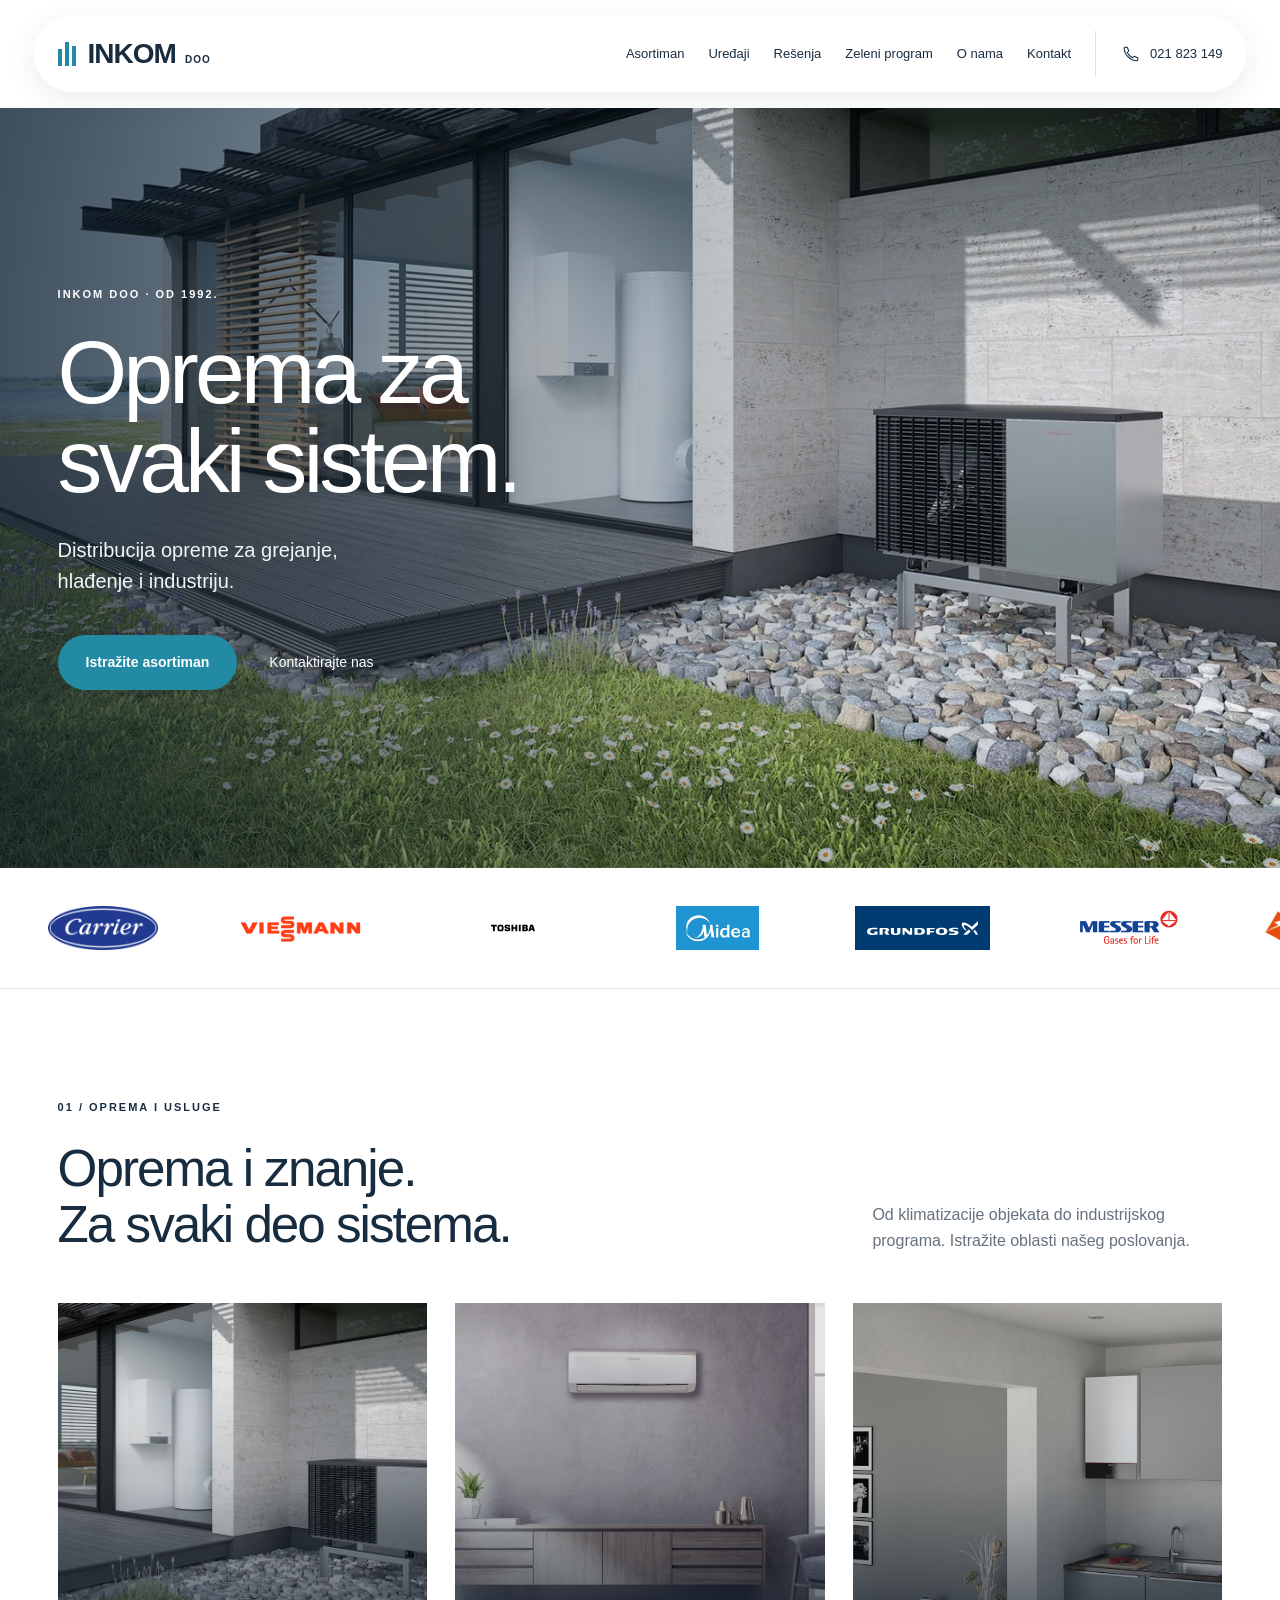
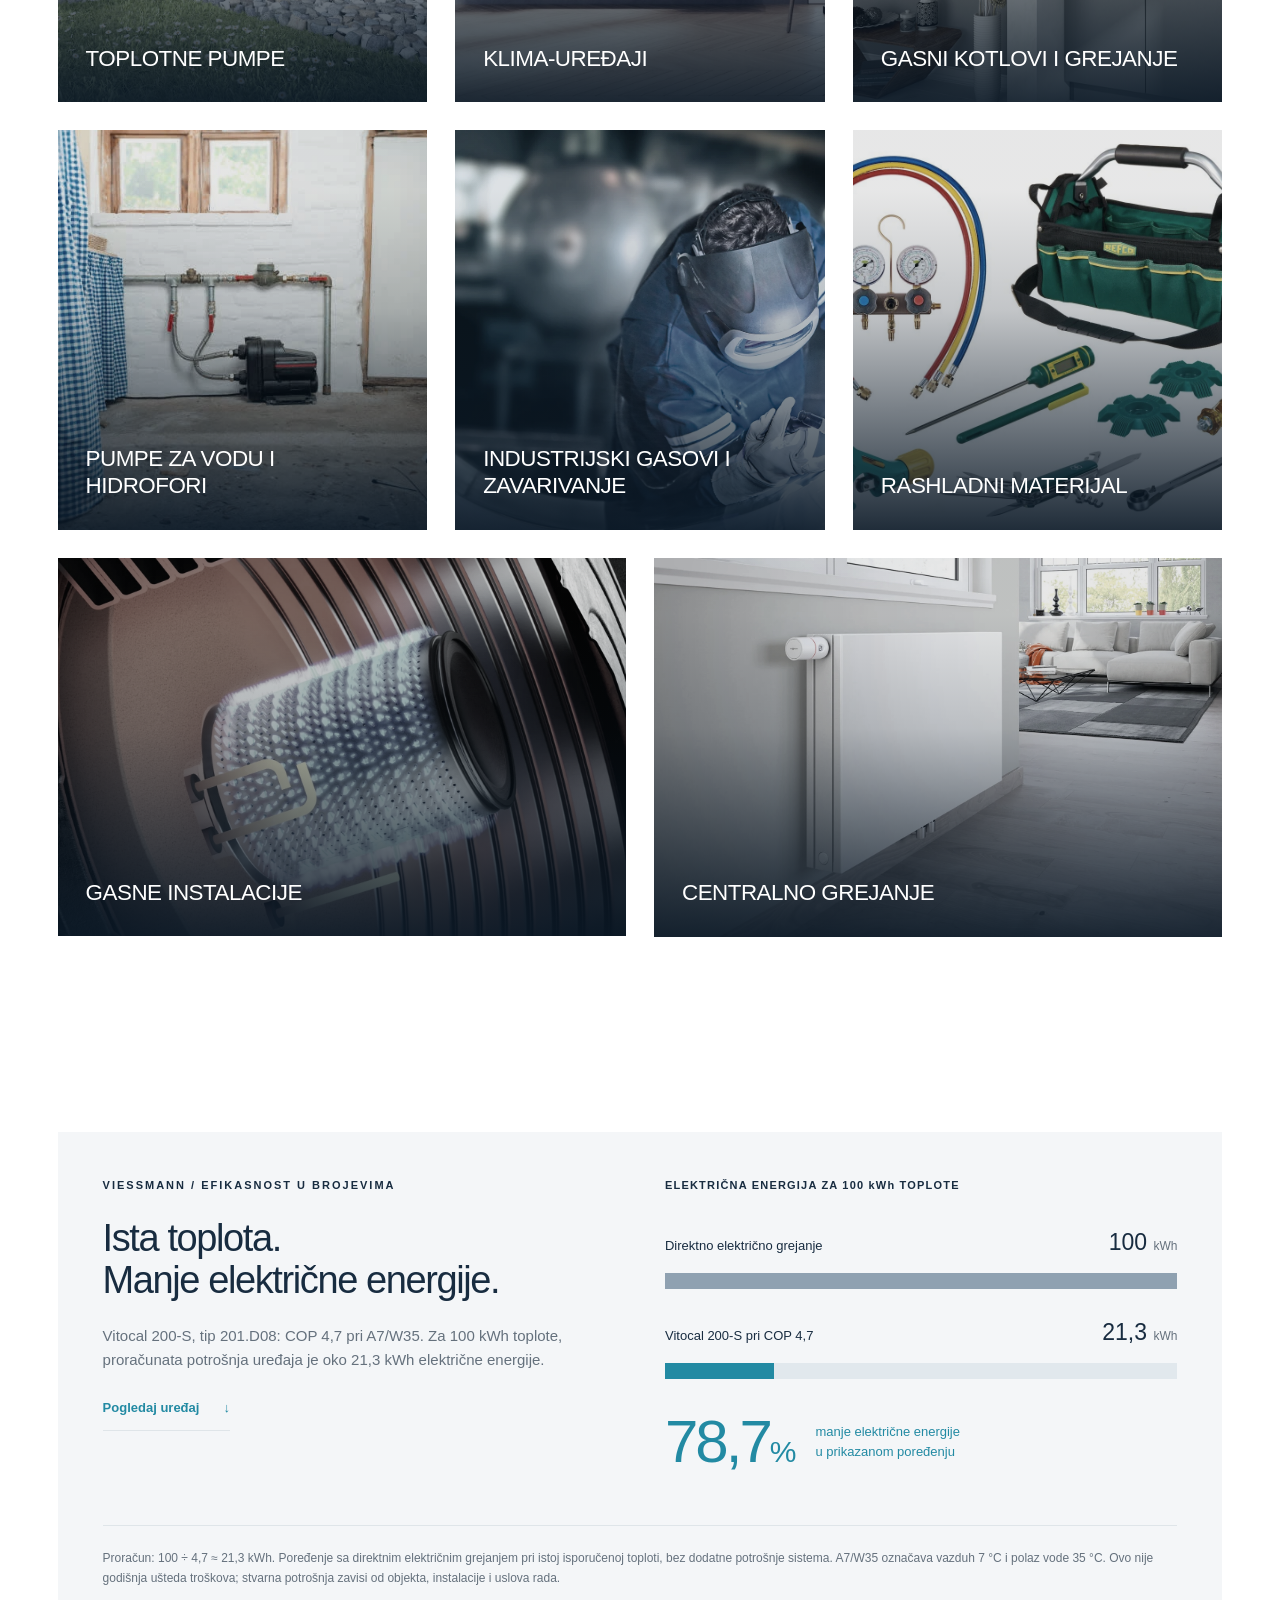
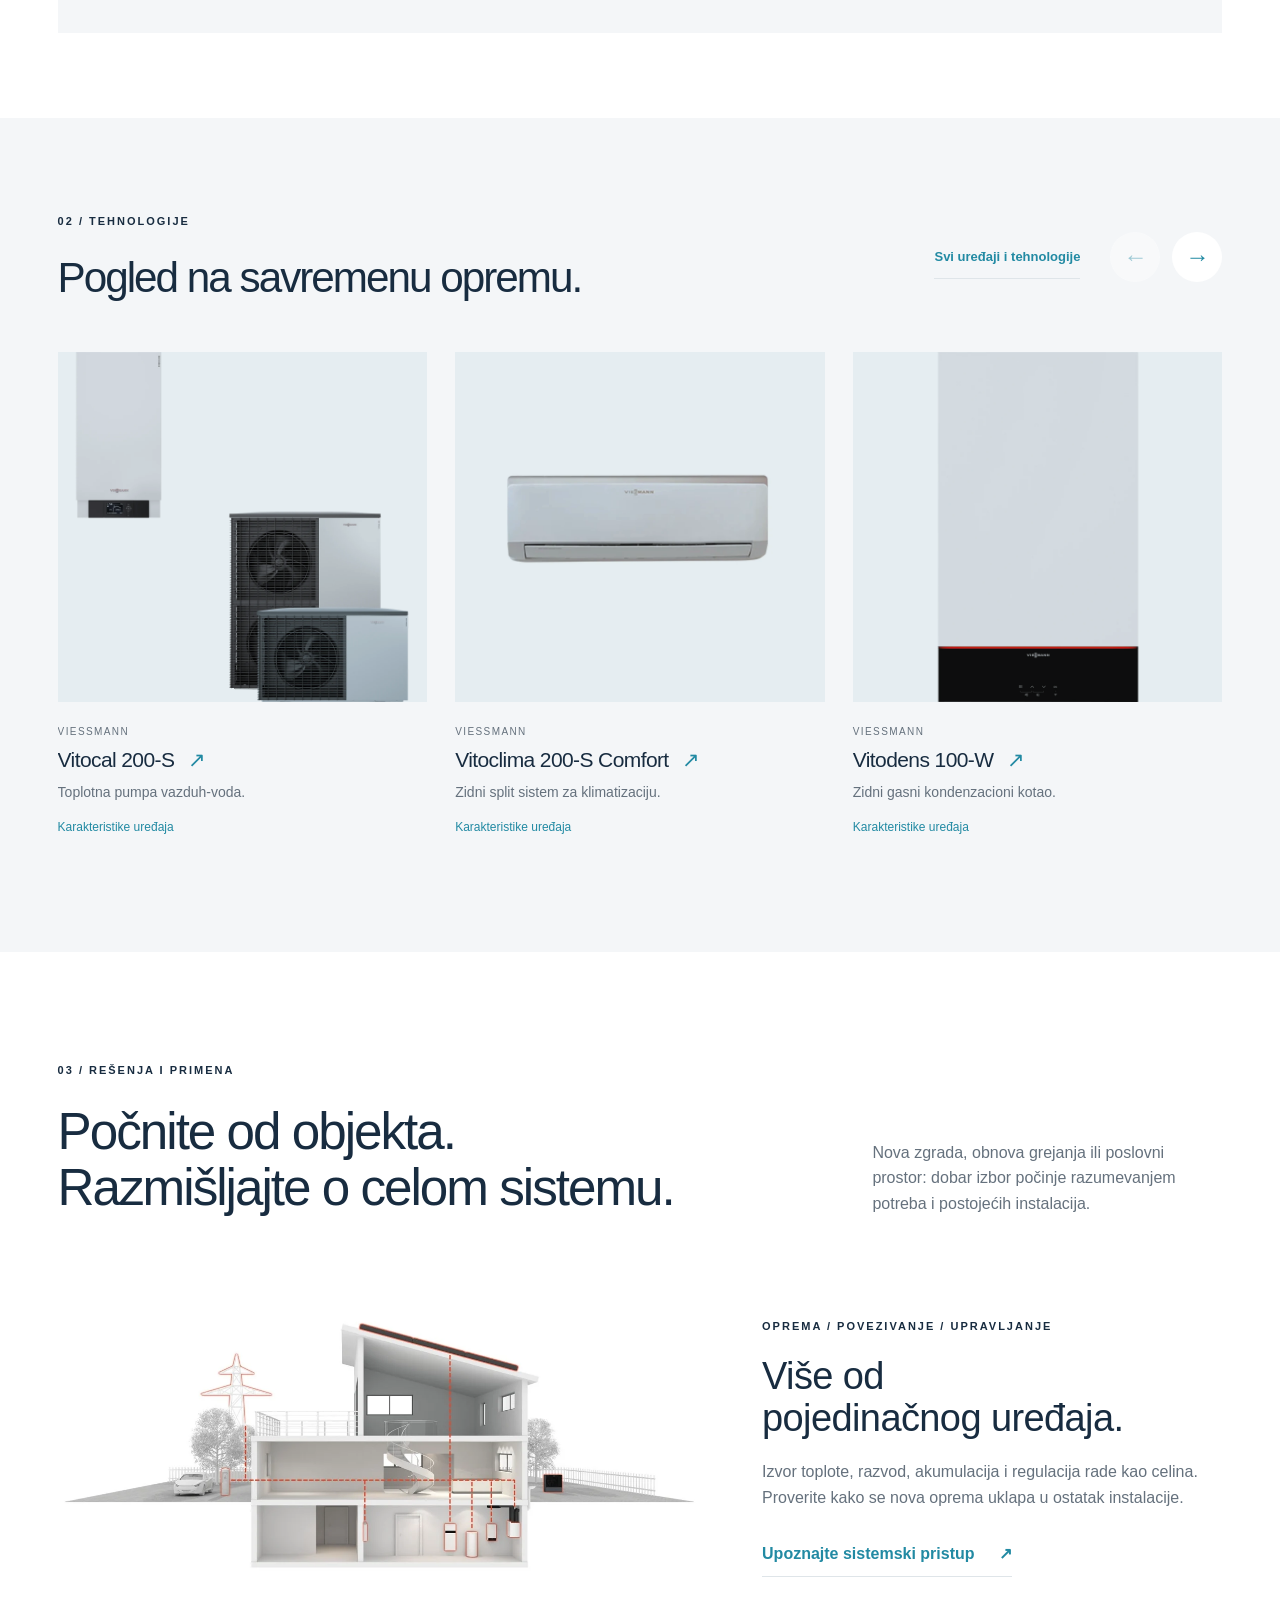
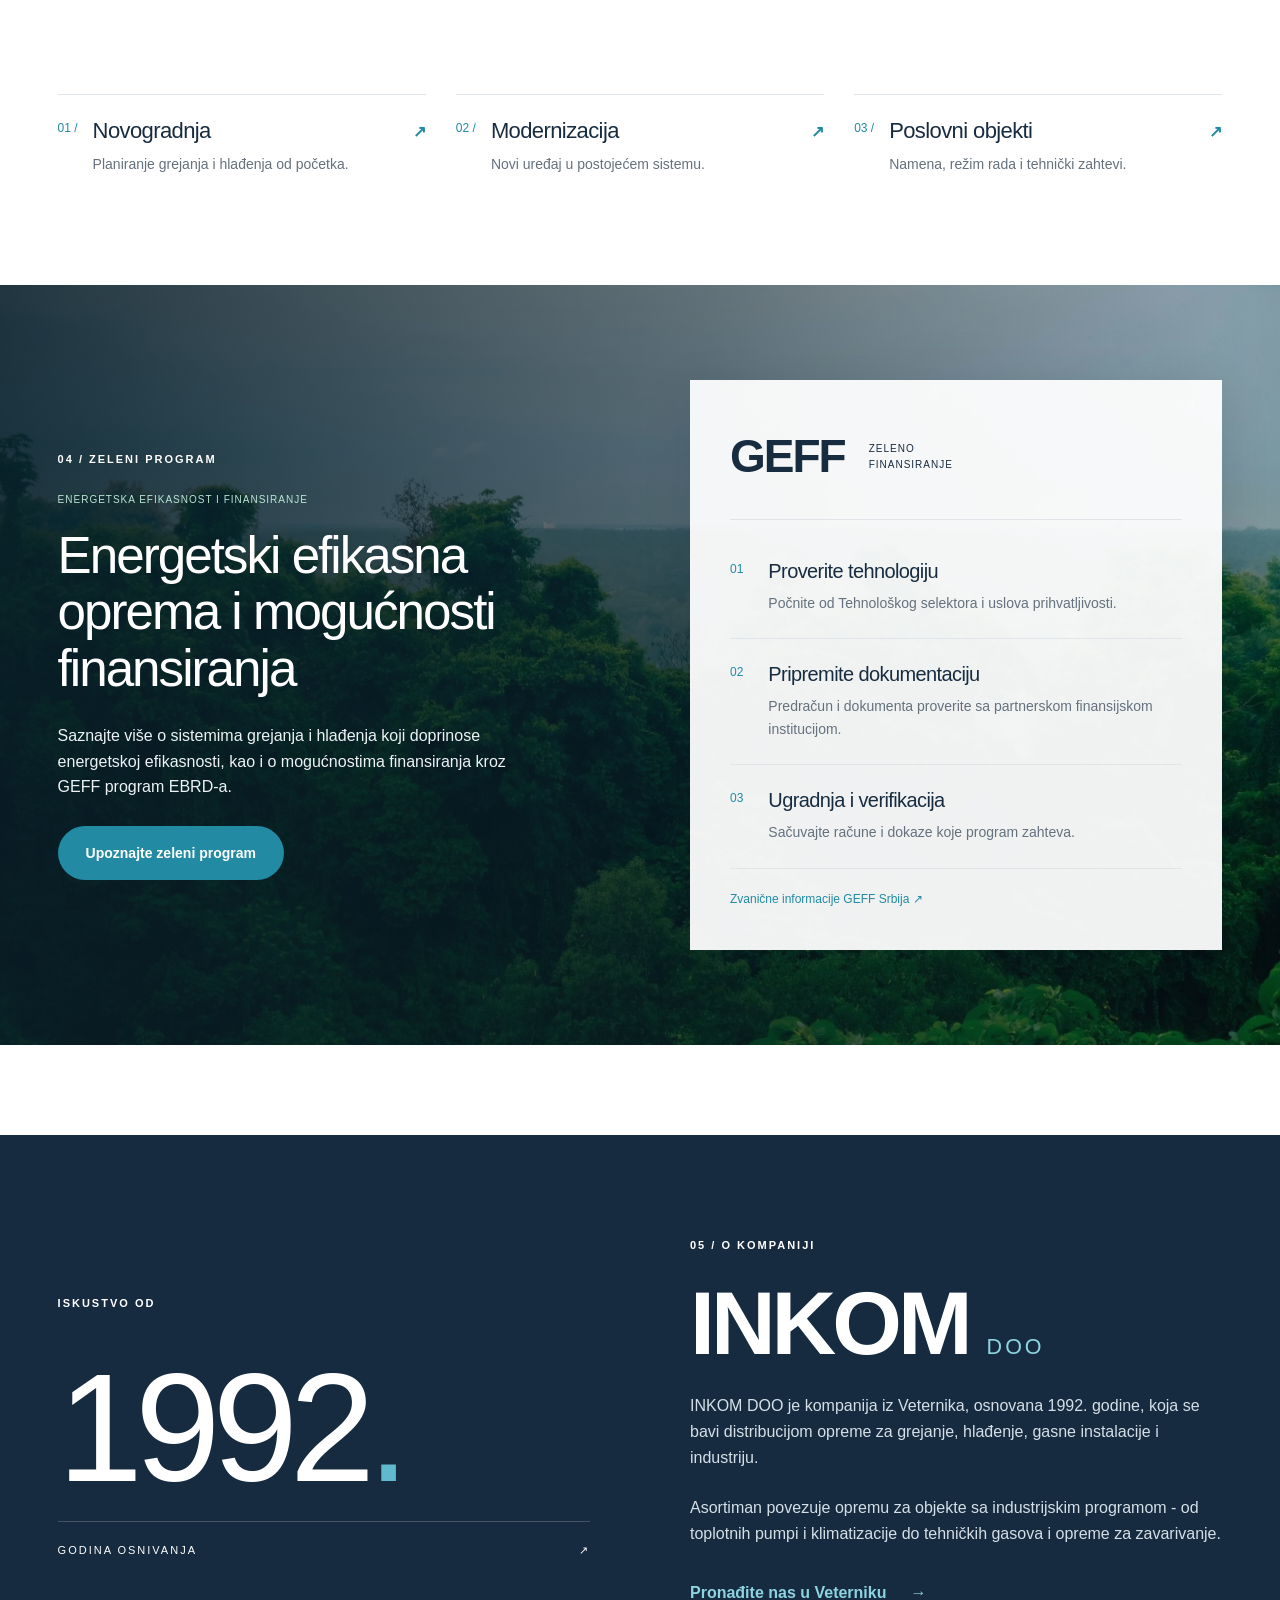
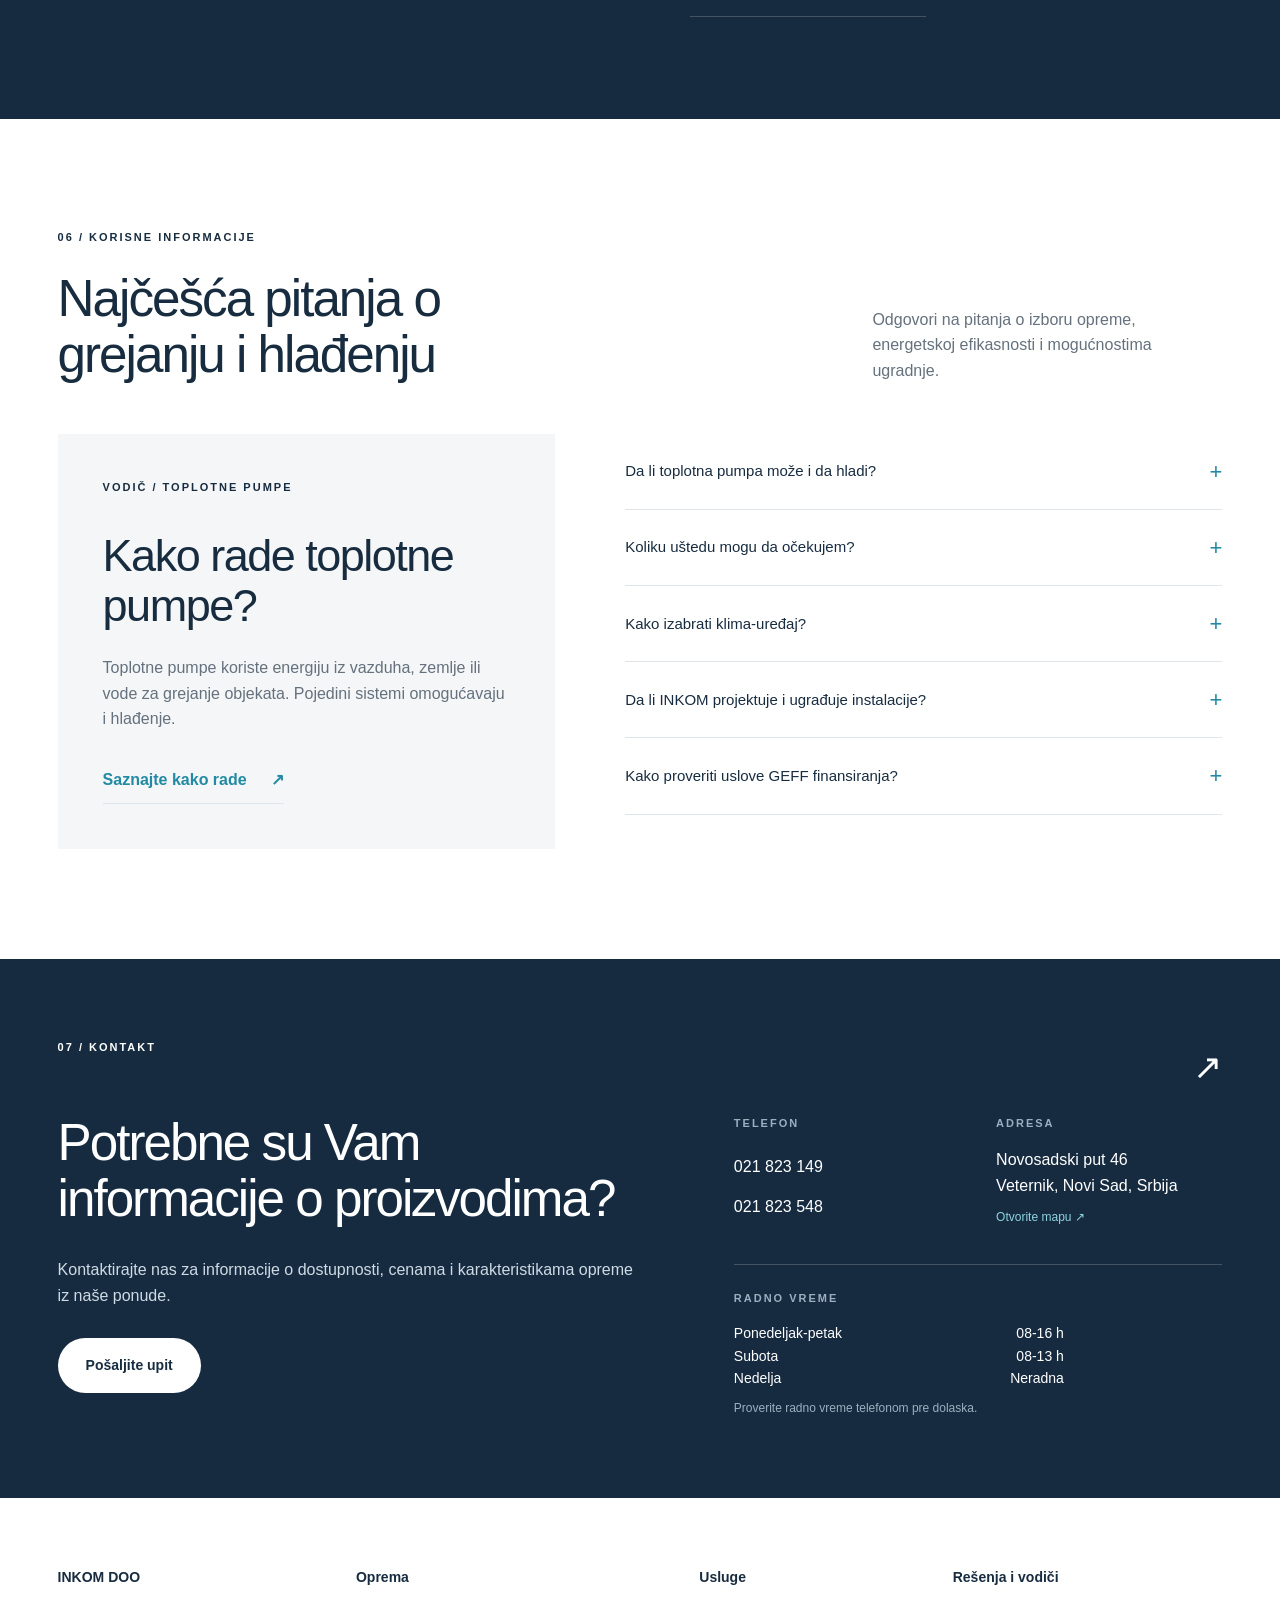
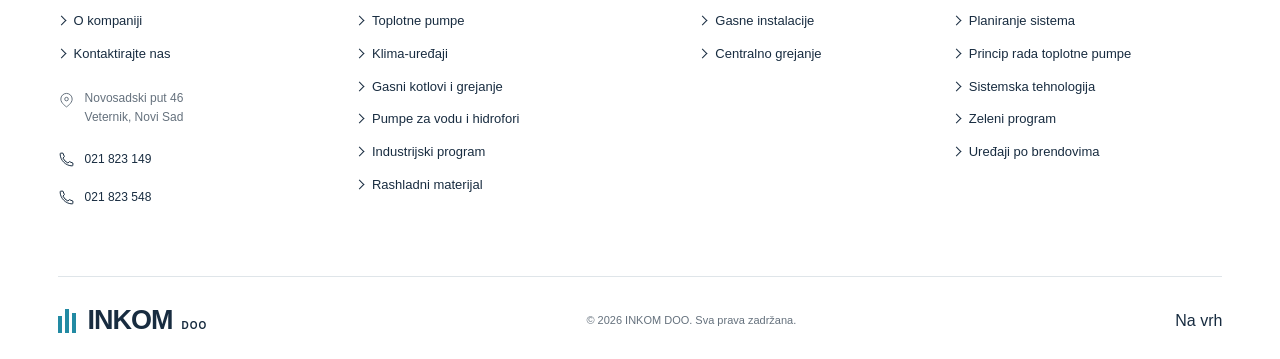
<file: index.html>
<!doctype html>
<html lang="sr-Latn">
<head>
  <meta charset="utf-8">
  <meta name="viewport" content="width=device-width, initial-scale=1">
  <meta name="robots" content="noindex, nofollow">
  <meta name="description" content="Dizajnerski predlog početne stranice INKOM DOO, Veternik. Oprema za grejanje, hlađenje, gasne instalacije i industriju.">
  <meta name="theme-color" content="#ffffff">
  <title>INKOM DOO - Oprema za svaki sistem | Dizajnerski predlog</title>
  <link rel="icon" href="assets/favicon.svg" type="image/svg+xml">
  <link rel="stylesheet" href="styles.css?v=20261029-32">
  <script src="app.js?v=20261029-32" defer></script>
</head>
<body>
  <a class="skip-link" href="#sadrzaj">Pređite na sadržaj</a>
  <header class="header">
    <div class="container header-inner">
      <a class="wordmark" href="#pocetna" aria-label="INKOM DOO - početna"><span class="logo-symbol" aria-hidden="true"><b></b><b></b><b></b></span>INKOM<span class="doo">DOO</span></a>
      <button class="menu-toggle" type="button" aria-expanded="false" aria-controls="main-nav"><span>Meni</span><span class="menu-icon" aria-hidden="true"></span></button>
      <nav id="main-nav" class="main-nav" aria-label="Glavna navigacija">
        <a href="#asortiman">Asortiman</a><a href="proizvodi.html">Uređaji</a><a href="resenja.html">Rešenja</a><a href="zeleno-finansiranje.html">Zeleni program</a><a href="#o-nama">O nama</a><a href="#kontakt">Kontakt</a>
        <a class="nav-call" href="tel:+38121823149"><svg aria-hidden="true"><use href="assets/equipment.svg#phone"/></svg>021 823 149</a>
      </nav>
    </div>
  </header>
  <main id="sadrzaj">
    <section class="hero hero--overlay" id="pocetna" aria-labelledby="hero-title">
      <div class="hero-photo"><img class="hero-backdrop" src="assets/photos/heat-pump-installation.webp" width="1500" height="844" fetchpriority="high" decoding="async" alt="Toplotna pumpa uz savremeni stambeni objekat"></div>
      <div class="hero-shade" aria-hidden="true"></div>
      <div class="container hero-inner">
        <div class="hero-copy">
          <p class="eyebrow">INKOM DOO · OD 1992.</p>
          <h1 id="hero-title">Oprema za<br>svaki sistem.</h1>
          <p class="hero-description">Distribucija opreme za grejanje,<br>hlađenje i industriju.</p>
          <div class="actions"><a class="button button-primary" href="#asortiman">Istražite asortiman</a><a class="hero-contact" href="#kontakt">Kontaktirajte nas</a></div>
        </div>
        
      </div>
    </section>
<section class="brand-ribbon" id="brendovi" tabindex="0" aria-label="Logotipi proizvođača"><div class="ribbon-window"><div class="ribbon-track"><div class="ribbon-group"><span class="ribbon-logo logo-carrier"><img src="assets/logos/carrier.png" alt="Carrier" width="160" height="55" decoding="async"></span><span class="ribbon-logo logo-viessmann"><img src="assets/logos/viessmann.png" alt="Viessmann" width="160" height="55" decoding="async"></span><span class="ribbon-logo logo-toshiba"><img src="assets/logos/toshiba.svg" alt="Toshiba" width="160" height="55" decoding="async"></span><span class="ribbon-logo logo-midea"><img src="assets/logos/midea.webp" alt="Midea" width="160" height="55" decoding="async"></span><span class="ribbon-logo logo-grundfos"><img src="assets/logos/grundfos.svg" alt="Grundfos" width="160" height="55" decoding="async"></span><span class="ribbon-logo logo-messer"><img src="assets/logos/messer.png" alt="Messer Tehnogas" width="160" height="55" decoding="async"></span><span class="ribbon-logo logo-jasic"><img src="assets/logos/jasic.png" alt="JASIC" width="160" height="55" decoding="async"></span><span class="ribbon-logo logo-kzubr"><img src="assets/logos/kzubr.svg" alt="Kzubr" width="160" height="55" decoding="async"></span><span class="ribbon-logo logo-hugong"><img src="assets/logos/hugong.png" alt="HUGONG" width="160" height="55" decoding="async"></span><span class="ribbon-logo logo-esab"><img src="assets/logos/esab.png" alt="ESAB" width="160" height="55" decoding="async"></span></div><div class="ribbon-group" aria-hidden="true"><span class="ribbon-logo logo-carrier"><img src="assets/logos/carrier.png" alt="" width="160" height="55" decoding="async"></span><span class="ribbon-logo logo-viessmann"><img src="assets/logos/viessmann.png" alt="" width="160" height="55" decoding="async"></span><span class="ribbon-logo logo-toshiba"><img src="assets/logos/toshiba.svg" alt="" width="160" height="55" decoding="async"></span><span class="ribbon-logo logo-midea"><img src="assets/logos/midea.webp" alt="" width="160" height="55" decoding="async"></span><span class="ribbon-logo logo-grundfos"><img src="assets/logos/grundfos.svg" alt="" width="160" height="55" decoding="async"></span><span class="ribbon-logo logo-messer"><img src="assets/logos/messer.png" alt="" width="160" height="55" decoding="async"></span><span class="ribbon-logo logo-jasic"><img src="assets/logos/jasic.png" alt="" width="160" height="55" decoding="async"></span><span class="ribbon-logo logo-kzubr"><img src="assets/logos/kzubr.svg" alt="" width="160" height="55" decoding="async"></span><span class="ribbon-logo logo-hugong"><img src="assets/logos/hugong.png" alt="" width="160" height="55" decoding="async"></span><span class="ribbon-logo logo-esab"><img src="assets/logos/esab.png" alt="" width="160" height="55" decoding="async"></span></div></div></div></section>

    <section class="section container" id="asortiman" aria-labelledby="categories-title">
      <div class="section-heading"><div><p class="eyebrow">01 / OPREMA I USLUGE</p><h2 id="categories-title">Oprema i znanje.<br>Za svaki deo sistema.</h2></div><p class="section-intro">Od klimatizacije objekata do industrijskog programa. Istražite oblasti našeg poslovanja.</p></div>
<div class="category-grid" id="usluge">
<a class="category-card" id="kategorija-toplotne-pumpe" href="toplotne-pumpe.html"><img src="assets/photos/heat-pump-installation.webp" width="1500" height="844" loading="lazy" decoding="async" alt="Toplotna pumpa uz fasadu kuće"><span class="category-shade" aria-hidden="true"></span><div class="category-copy"><h3>Toplotne pumpe</h3><div class="category-description"><p>Oprema za sisteme grejanja i hlađenja.</p></div></div><span class="category-arrow" aria-hidden="true">↗</span></a>
<a class="category-card" id="kategorija-klimatizacija" href="klima-uredjaji.html"><img src="assets/photos/category-climate.webp" width="1800" height="1013" loading="lazy" decoding="async" alt="Zidni klima-uređaj u dnevnoj sobi"><span class="category-shade" aria-hidden="true"></span><div class="category-copy"><h3>Klima-uređaji</h3><div class="category-description"><p>Klimatizacija stambenih i poslovnih prostora.</p></div></div><span class="category-arrow" aria-hidden="true">↗</span></a>
<a class="category-card" id="kategorija-kotlovi" href="gasni-kotlovi.html"><img src="assets/photos/category-boiler.webp" width="1800" height="1013" loading="lazy" decoding="async" alt="Zidni gasni kotao u savremenoj kuhinji"><span class="category-shade" aria-hidden="true"></span><div class="category-copy"><h3>Gasni kotlovi i grejanje</h3><div class="category-description"><p>Kotlovi i prateća oprema za grejne instalacije.</p></div></div><span class="category-arrow" aria-hidden="true">↗</span></a>
<a class="category-card" id="kategorija-pumpe" href="pumpe-za-vodu.html"><img src="assets/photos/category-water.webp" width="500" height="500" loading="lazy" decoding="async" alt="Pumpa za vodu povezana sa cevnom instalacijom"><span class="category-shade" aria-hidden="true"></span><div class="category-copy"><h3>Pumpe za vodu i hidrofori</h3><div class="category-description"><p>Oprema za snabdevanje i transport vode.</p></div></div><span class="category-arrow" aria-hidden="true">↗</span></a>
<a class="category-card" id="kategorija-industrija" href="industrijski-program.html"><img src="assets/photos/category-welding.webp" width="1800" height="1013" loading="lazy" decoding="async" alt="Zavarivač sa zaštitnom maskom tokom rada"><span class="category-shade" aria-hidden="true"></span><div class="category-copy"><h3>Industrijski gasovi i zavarivanje</h3><div class="category-description"><p>Tehnički gasovi i oprema za industrijske procese.</p></div></div><span class="category-arrow" aria-hidden="true">↗</span></a>
<a class="category-card" id="kategorija-rashladna" href="rashladni-materijal.html"><img src="assets/photos/category-refrigeration.webp" width="1200" height="900" loading="lazy" decoding="async" alt="Manometarski set i alati za rashladnu tehniku"><span class="category-shade" aria-hidden="true"></span><div class="category-copy"><h3>Rashladni materijal</h3><div class="category-description"><p>Materijal, pribor i oprema za rashladnu tehniku.</p></div></div><span class="category-arrow" aria-hidden="true">↗</span></a>
<a class="category-card" href="gasne-instalacije.html"><img src="assets/photos/category-gas-installation.webp" width="1800" height="1013" loading="lazy" decoding="async" alt="Detalj gasnog gorionika tokom rada"><span class="category-shade" aria-hidden="true"></span><div class="category-copy"><h3>Gasne instalacije</h3><div class="category-description"><p>Projektovanje i ugradnja gasnih instalacija.</p></div></div><span class="category-arrow" aria-hidden="true">↗</span></a>
<a class="category-card" href="centralno-grejanje.html"><img src="assets/photos/category-heating.webp" width="1800" height="1013" loading="lazy" decoding="async" alt="Radijatorsko grejanje u stambenom prostoru"><span class="category-shade" aria-hidden="true"></span><div class="category-copy"><h3>Centralno grejanje</h3><div class="category-description"><p>Ugradnja sistema centralnog grejanja.</p></div></div><span class="category-arrow" aria-hidden="true">↗</span></a>
</div>
</section>

<section class="home-efficiency" id="energetska-efikasnost" aria-labelledby="saving-title-home"><figure class="saving-comparison container" aria-labelledby="saving-title-home"><div class="saving-story"><p class="eyebrow">VIESSMANN / EFIKASNOST U BROJEVIMA</p><h2 id="saving-title-home">Ista toplota.<br>Manje električne energije.</h2><p>Vitocal 200-S, tip 201.D08: COP 4,7 pri A7/W35. Za 100 kWh toplote, proračunata potrošnja uređaja je oko 21,3 kWh električne energije.</p><a class="text-link" href="proizvodi.html#vitocal-200-s">Pogledaj uređaj <span aria-hidden="true">↓</span></a></div><div class="saving-chart"><p class="tiny-label">ELEKTRIČNA ENERGIJA ZA 100 kWh TOPLOTE</p><div class="saving-row"><div><span>Direktno električno grejanje</span><strong>100 <small>kWh</small></strong></div><div class="saving-bar baseline" role="img" aria-label="Direktno električno grejanje: 100 kilovat-sati"><i></i></div></div><div class="saving-row"><div><span>Vitocal 200-S pri COP 4,7</span><strong>21,3 <small>kWh</small></strong></div><div class="saving-bar heatpump" role="img" aria-label="Vitocal 200-S pri COP 4,7: 21,3 kilovat-sata"><i></i></div></div><div class="saving-result"><strong>78,7<small>%</small></strong><p>manje električne energije<br>u prikazanom poređenju</p></div></div><figcaption>Proračun: 100 ÷ 4,7 ≈ 21,3 kWh. Poređenje sa direktnim električnim grejanjem pri istoj isporučenoj toploti, bez dodatne potrošnje sistema. A7/W35 označava vazduh 7 °C i polaz vode 35 °C. Ovo nije godišnja ušteda troškova; stvarna potrošnja zavisi od objekta, instalacije i uslova rada.</figcaption></figure></section>
<section class="product-section" id="tehnologije" aria-labelledby="technology-title"><div class="container"><div class="section-heading"><div><p class="eyebrow">02 / TEHNOLOGIJE</p><h2 id="technology-title">Pogled na savremenu opremu.</h2></div><div class="technology-navigation"><a class="text-link" href="proizvodi.html">Svi uređaji i tehnologije</a><div class="carousel-controls"><button type="button" data-carousel-prev aria-label="Prethodni proizvodi" aria-controls="product-track"><span aria-hidden="true">←</span></button><button type="button" data-carousel-next aria-label="Sledeći proizvodi" aria-controls="product-track"><span aria-hidden="true">→</span></button></div></div></div><div class="product-track" id="product-track" tabindex="0" aria-label="Pregled tehnologija proizvođača"><article class="product-card"><a href="proizvodi.html#vitocal-200-s"><div class="product-image"><img src="assets/photos/heat-pump.webp" loading="lazy" decoding="async" alt="Viessmann Vitocal 200-S"></div><p class="brand-label">Viessmann</p><h3>Vitocal 200-S<span aria-hidden="true"> ↗</span></h3><p>Toplotna pumpa vazduh-voda.</p><span class="product-source">Karakteristike uređaja</span></a></article><article class="product-card"><a href="proizvodi.html#vitoclima-200-s"><div class="product-image"><img src="assets/photos/air-conditioner.webp" loading="lazy" decoding="async" alt="Viessmann Vitoclima 200-S Comfort"></div><p class="brand-label">Viessmann</p><h3>Vitoclima 200-S Comfort<span aria-hidden="true"> ↗</span></h3><p>Zidni split sistem za klimatizaciju.</p><span class="product-source">Karakteristike uređaja</span></a></article><article class="product-card"><a href="proizvodi.html#vitodens-100-w"><div class="product-image"><img src="assets/photos/boiler.webp" loading="lazy" decoding="async" alt="Viessmann Vitodens 100-W"></div><p class="brand-label">Viessmann</p><h3>Vitodens 100-W<span aria-hidden="true"> ↗</span></h3><p>Zidni gasni kondenzacioni kotao.</p><span class="product-source">Karakteristike uređaja</span></a></article><article class="product-card"><a href="proizvodi.html#scala2"><div class="product-image"><img src="assets/photos/water-pump.webp" loading="lazy" decoding="async" alt="Grundfos SCALA2"></div><p class="brand-label">Grundfos</p><h3>SCALA2<span aria-hidden="true"> ↗</span></h3><p>Kompaktan sistem za podizanje pritiska vode.</p><span class="product-source">Karakteristike uređaja</span></a></article></div><div class="carousel-controls carousel-controls-bottom"><button type="button" data-carousel-prev aria-label="Prethodni proizvodi - donje kontrole" aria-controls="product-track"><span aria-hidden="true">←</span></button><button type="button" data-carousel-next aria-label="Sledeći proizvodi - donje kontrole" aria-controls="product-track"><span aria-hidden="true">→</span></button></div></div></section>
    <!-- Content partial used by the one-off homepage update, retained for editorial review. -->
<section class="solutions section container" id="resenja" aria-labelledby="solutions-title">
  <div class="section-heading"><div><p class="eyebrow">03 / REŠENJA I PRIMENA</p><h2 id="solutions-title">Počnite od objekta.<br>Razmišljajte o celom sistemu.</h2></div><p class="section-intro">Nova zgrada, obnova grejanja ili poslovni prostor: dobar izbor počinje razumevanjem potreba i postojećih instalacija.</p></div>
  <div class="system-editorial"><figure><img src="assets/photos/connected-system.webp" width="1280" height="720" loading="lazy" decoding="async" alt="Viessmann ilustracija povezivanja energetskih komponenti u objektu"></figure><div class="system-editorial-copy"><span class="tiny-label">OPREMA / POVEZIVANJE / UPRAVLJANJE</span><h3>Više od<br>pojedinačnog uređaja.</h3><p>Izvor toplote, razvod, akumulacija i regulacija rade kao celina. Proverite kako se nova oprema uklapa u ostatak instalacije.</p><a class="text-link" href="sistemska-tehnologija.html">Upoznajte sistemski pristup <span aria-hidden="true">↗</span></a></div></div>
  <div class="solution-links"><a href="resenja.html#novogradnja"><span>01 /</span><div><h3>Novogradnja</h3><p>Planiranje grejanja i hlađenja od početka.</p></div><b aria-hidden="true">↗</b></a><a href="resenja.html#modernizacija"><span>02 /</span><div><h3>Modernizacija</h3><p>Novi uređaj u postojećem sistemu.</p></div><b aria-hidden="true">↗</b></a><a href="resenja.html#poslovni-objekti"><span>03 /</span><div><h3>Poslovni objekti</h3><p>Namena, režim rada i tehnički zahtevi.</p></div><b aria-hidden="true">↗</b></a></div>
</section>
<section class="green-program" id="zeleni-program" aria-labelledby="green-title"><img class="green-program-backdrop" src="assets/photos/green-landscape.webp" alt="" width="1920" height="1280" loading="lazy" decoding="async"><div class="container green-layout"><div class="green-copy"><p class="eyebrow">04 / ZELENI PROGRAM</p><span class="green-kicker">ENERGETSKA EFIKASNOST I FINANSIRANJE</span><h2 id="green-title">Energetski efikasna oprema i mogućnosti finansiranja</h2><p>Saznajte više o sistemima grejanja i hlađenja koji doprinose energetskoj efikasnosti, kao i o mogućnostima finansiranja kroz GEFF program EBRD-a.</p><a class="button button-green" href="zeleno-finansiranje.html">Upoznajte zeleni program</a></div><div class="green-process"><div class="geff-heading"><span>GEFF</span><span>ZELENO<br>FINANSIRANJE</span></div><ol><li><span>01</span><div><h3>Proverite tehnologiju</h3><p>Počnite od Tehnološkog selektora i uslova prihvatljivosti.</p></div></li><li><span>02</span><div><h3>Pripremite dokumentaciju</h3><p>Predračun i dokumenta proverite sa partnerskom finansijskom institucijom.</p></div></li><li><span>03</span><div><h3>Ugradnja i verifikacija</h3><p>Sačuvajte račune i dokaze koje program zahteva.</p></div></li></ol><a class="green-source" href="https://ebrdgeff.com/serbia/rs/the-programme/procedures/" target="_blank" rel="noopener noreferrer">Zvanične informacije GEFF Srbija ↗<span class="sr-only"> (otvara novi prozor)</span></a></div></div></section>

    <section class="about" id="o-nama" aria-labelledby="about-title"><div class="container about-layout"><div class="about-year"><span class="eyebrow">ISKUSTVO OD</span><strong>1992<span aria-hidden="true">.</span></strong><div class="year-caption"><span>GODINA OSNIVANJA</span><span aria-hidden="true">↗</span></div></div><div class="about-copy"><p class="eyebrow">05 / O KOMPANIJI</p><h2 id="about-title" class="about-company-name">INKOM<span>DOO</span></h2><p>INKOM DOO je kompanija iz Veternika, osnovana 1992. godine, koja se bavi distribucijom opreme za grejanje, hlađenje, gasne instalacije i industriju.</p><p>Asortiman povezuje opremu za objekte sa industrijskim programom - od toplotnih pumpi i klimatizacije do tehničkih gasova i opreme za zavarivanje.</p><a class="text-link" href="#kontakt">Pronađite nas u Veterniku <span aria-hidden="true">→</span></a></div></div></section>

    <section class="knowledge section container" id="baza-znanja" aria-labelledby="knowledge-title"><div class="section-heading"><div><p class="eyebrow">06 / KORISNE INFORMACIJE</p><h2 id="knowledge-title">Najčešća pitanja o grejanju i hlađenju</h2></div><p class="section-intro">Odgovori na pitanja o izboru opreme, energetskoj efikasnosti i mogućnostima ugradnje.</p></div><div class="knowledge-layout"><a class="knowledge-feature" href="resenja.html#toplotne-pumpe"><span class="tiny-label">VODIČ / TOPLOTNE PUMPE</span><h3>Kako rade toplotne pumpe?</h3><p>Toplotne pumpe koriste energiju iz vazduha, zemlje ili vode za grejanje objekata. Pojedini sistemi omogućavaju i hlađenje.</p><span class="text-link">Saznajte kako rade <span aria-hidden="true">↗</span></span></a><div class="faq-list"><details><summary>Da li toplotna pumpa može i da hladi?<span aria-hidden="true">+</span></summary><div><p>Određeni sistemi omogućavaju i hlađenje. Potrebno je proveriti funkcije izabranog modela i da li su razvod i ostale komponente prilagođeni takvom radu.</p><a class="text-link" href="resenja.html#toplotne-pumpe">Više o tehnologiji →</a></div></details><details><summary>Koliku uštedu mogu da očekujem?<span aria-hidden="true">+</span></summary><div><p>Ušteda zavisi od objekta, izolacije, režima rada, temperatura sistema i troškova energenata. Jedan procenat se ne može primeniti na svaki projekat.</p></div></details><details><summary>Kako izabrati klima-uređaj?<span aria-hidden="true">+</span></summary><div><p>Pripremite podatke o površini, izolaciji, staklenim površinama, nameni i broju korisnika prostora. Zatim uporedite karakteristike konkretnih modela za potrebni režim rada.</p><a class="text-link" href="klima-uredjaji.html">Pregled pitanja za izbor →</a></div></details><details><summary>Da li INKOM projektuje i ugrađuje instalacije?<span aria-hidden="true">+</span></summary><div><p>Usluge obuhvataju projektovanje i ugradnju gasnih instalacija i ugradnju centralnog grejanja. Javite nam se sa informacijama o vašem objektu.</p><a class="text-link" href="#usluge">Pregled usluga →</a></div></details><details><summary>Kako proveriti uslove GEFF finansiranja?<span aria-hidden="true">+</span></summary><div><p>Informacije proverite na zvaničnom GEFF sajtu i kod partnerske finansijske institucije. Prihvatljivost opreme i kreditna odluka su zasebne provere.</p><a class="text-link" href="zeleno-finansiranje.html">Pročitajte GEFF vodič →</a></div></details></div></div></section>

<section class="contact" id="kontakt" aria-labelledby="contact-title"><div class="container"><div class="contact-heading"><p class="eyebrow">07 / KONTAKT</p><span class="contact-dot" aria-hidden="true">↗</span></div><div class="contact-layout"><div><h2 id="contact-title">Potrebne su Vam informacije o proizvodima?</h2><p>Kontaktirajte nas za informacije o dostupnosti, cenama i karakteristikama opreme iz naše ponude.</p><a class="button button-light" href="tel:+38121823149">Pošaljite upit</a></div><div class="contact-information"><div><span class="tiny-label">TELEFON</span><a href="tel:+38121823149">021 823 149</a><a href="tel:+38121823548">021 823 548</a></div><div><span class="tiny-label">ADRESA</span><address>Novosadski put 46<br>Veternik, Novi Sad, Srbija</address><a class="map-link" href="https://www.google.com/maps/search/?api=1&amp;query=Novosadski+put+46%2C+Veternik%2C+Serbia" target="_blank" rel="noopener noreferrer">Otvorite mapu <span aria-hidden="true">↗</span><span class="sr-only"> (otvara novi prozor)</span></a></div><div class="working-hours"><span class="tiny-label">RADNO VREME</span><dl><div><dt>Ponedeljak-petak</dt><dd>08-16 h</dd></div><div><dt>Subota</dt><dd>08-13 h</dd></div><div><dt>Nedelja</dt><dd>Neradna</dd></div></dl><p>Proverite radno vreme telefonom pre dolaska.</p></div></div></div></div></section>
  </main>
  <footer class="footer footer-directory" id="site-footer"><div class="container"><div class="footer-columns"><section class="footer-company"><h2 class="footer-company-name">INKOM DOO</h2><a class="wordmark footer-company-logo" href="#pocetna" aria-label="INKOM DOO - početna"><span class="logo-symbol" aria-hidden="true"><b></b><b></b><b></b></span>INKOM<span class="doo">DOO</span></a><ul><li><a href="#o-nama">O kompaniji</a></li><li><a href="#kontakt">Kontaktirajte nas</a></li></ul><address class="footer-address"><svg class="contact-icon" viewBox="0 0 24 24" fill="none" aria-hidden="true"><path d="M20 10c0 6-8 11-8 11S4 16 4 10a8 8 0 1 1 16 0Z" stroke="currentColor" stroke-width="1.4"/><circle cx="12" cy="10" r="2.5" stroke="currentColor" stroke-width="1.4"/></svg><span>Novosadski put 46<br>Veternik, Novi Sad</span></address><div class="footer-phones"><a class="footer-phone" href="tel:+38121823149"><svg class="contact-icon" viewBox="0 0 24 24" aria-hidden="true"><use href="assets/equipment.svg#phone"/></svg><span>021 823 149</span></a><a class="footer-phone" href="tel:+38121823548"><svg class="contact-icon" viewBox="0 0 24 24" aria-hidden="true"><use href="assets/equipment.svg#phone"/></svg><span>021 823 548</span></a></div></section><nav aria-label="Oprema u podnožju"><h2><span class="footer-heading-label">Oprema</span><button class="footer-toggle" type="button" aria-expanded="false" aria-controls="footer-panel-oprema" hidden><span>Oprema</span><svg viewBox="0 0 20 20" fill="none" aria-hidden="true"><path d="M4 10h12" stroke="currentColor" stroke-width="1.4" stroke-linecap="round"/><path class="footer-toggle-vertical" d="M10 4v12" stroke="currentColor" stroke-width="1.4" stroke-linecap="round"/></svg></button></h2><ul class="footer-panel" id="footer-panel-oprema"><li><a href="toplotne-pumpe.html">Toplotne pumpe</a></li><li><a href="klima-uredjaji.html">Klima-uređaji</a></li><li><a href="gasni-kotlovi.html">Gasni kotlovi i grejanje</a></li><li><a href="pumpe-za-vodu.html">Pumpe za vodu i hidrofori</a></li><li><a href="industrijski-program.html">Industrijski program</a></li><li><a href="rashladni-materijal.html">Rashladni materijal</a></li></ul></nav><nav aria-label="Usluge u podnožju"><h2><span class="footer-heading-label">Usluge</span><button class="footer-toggle" type="button" aria-expanded="false" aria-controls="footer-panel-usluge" hidden><span>Usluge</span><svg viewBox="0 0 20 20" fill="none" aria-hidden="true"><path d="M4 10h12" stroke="currentColor" stroke-width="1.4" stroke-linecap="round"/><path class="footer-toggle-vertical" d="M10 4v12" stroke="currentColor" stroke-width="1.4" stroke-linecap="round"/></svg></button></h2><ul class="footer-panel" id="footer-panel-usluge"><li><a href="gasne-instalacije.html">Gasne instalacije</a></li><li><a href="centralno-grejanje.html">Centralno grejanje</a></li></ul></nav><nav aria-label="Vodiči u podnožju"><h2><span class="footer-heading-label">Rešenja i vodiči</span><button class="footer-toggle" type="button" aria-expanded="false" aria-controls="footer-panel-vodici" hidden><span>Rešenja i vodiči</span><svg viewBox="0 0 20 20" fill="none" aria-hidden="true"><path d="M4 10h12" stroke="currentColor" stroke-width="1.4" stroke-linecap="round"/><path class="footer-toggle-vertical" d="M10 4v12" stroke="currentColor" stroke-width="1.4" stroke-linecap="round"/></svg></button></h2><ul class="footer-panel" id="footer-panel-vodici"><li><a href="resenja.html">Planiranje sistema</a></li><li><a href="resenja.html#toplotne-pumpe">Princip rada toplotne pumpe</a></li><li><a href="sistemska-tehnologija.html">Sistemska tehnologija</a></li><li><a href="zeleno-finansiranje.html">Zeleni program</a></li><li><a href="proizvodi.html">Uređaji po brendovima</a></li></ul></nav></div><div class="footer-legal"><a class="wordmark" href="#pocetna" aria-label="INKOM DOO - početna"><span class="logo-symbol" aria-hidden="true"><b></b><b></b><b></b></span>INKOM<span class="doo">DOO</span></a><p>© 2026 INKOM DOO. Sva prava zadržana.</p><a class="footer-top-link" href="#pocetna">Na vrh</a><div class="footer-top-slot"><button class="back-to-top" type="button" aria-label="Vrati se na vrh stranice" hidden><svg viewBox="0 0 24 24" fill="none" aria-hidden="true"><path d="m6 13 6-6 6 6M12 7v12" stroke="currentColor" stroke-width="1.7" stroke-linecap="round" stroke-linejoin="round"/></svg></button></div></div></div></footer>
</body>
</html>
</file>
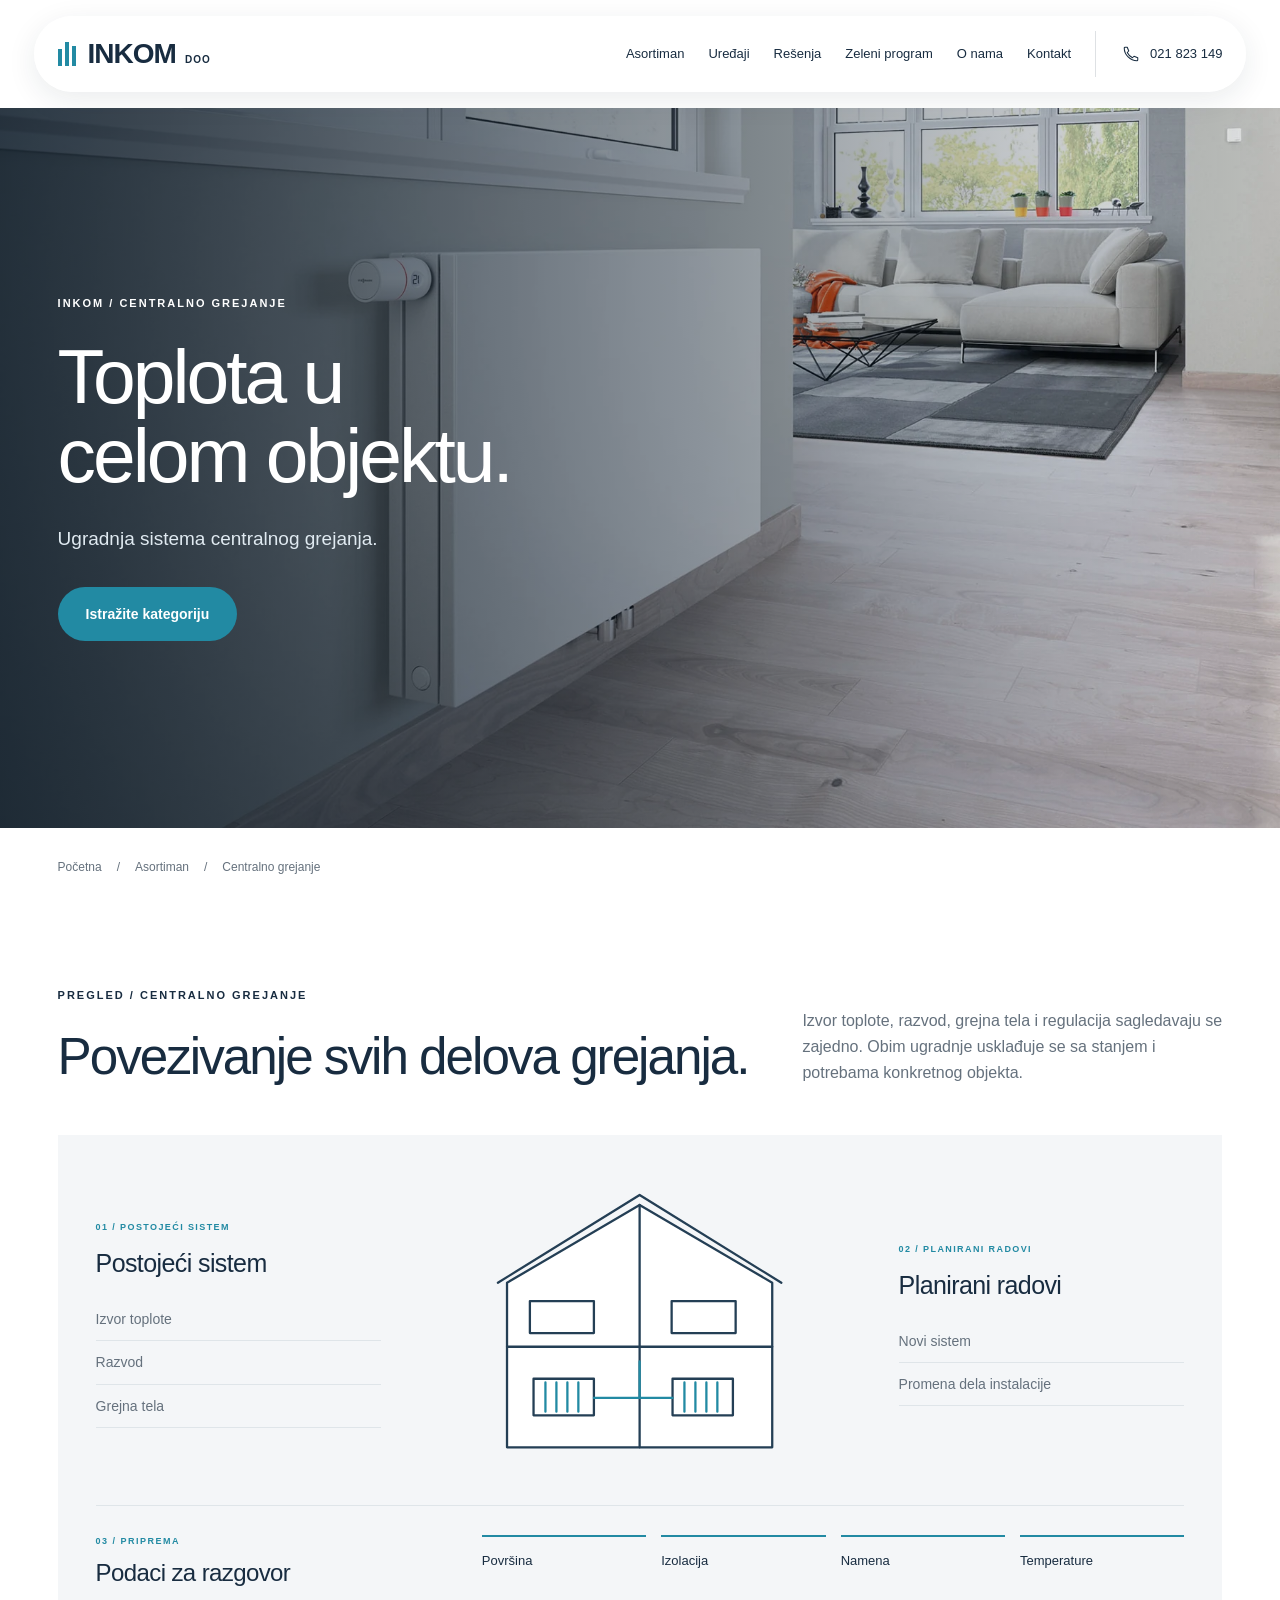
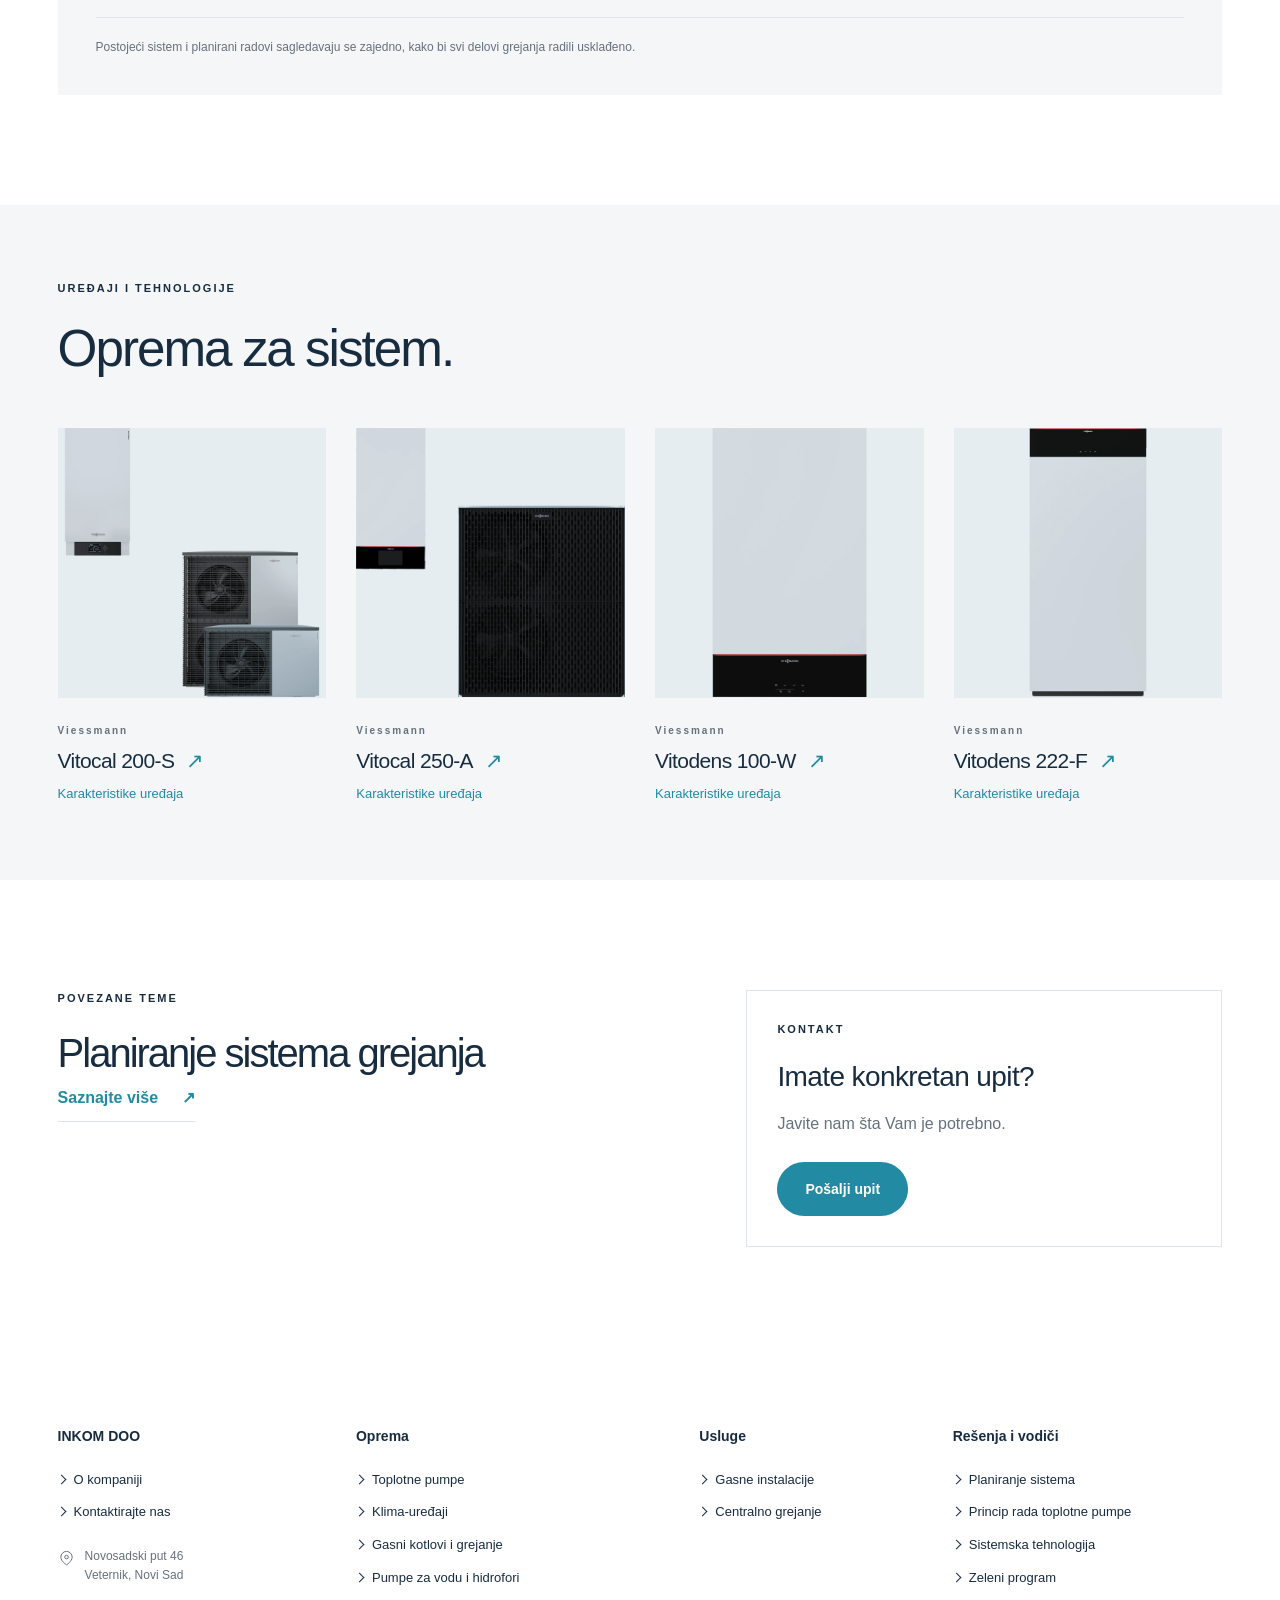
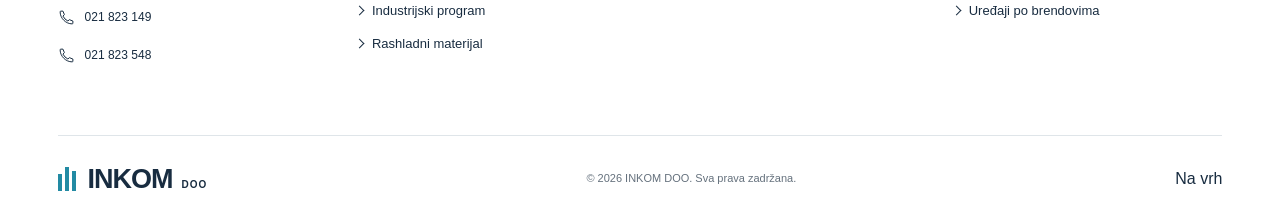
<file: centralno-grejanje.html>
<!doctype html>
<html lang="sr-Latn">
<head>
  <meta charset="utf-8">
  <meta name="viewport" content="width=device-width, initial-scale=1">
  <meta name="robots" content="noindex, nofollow">
  <meta name="description" content="Dizajnerski predlog početne stranice INKOM DOO, Veternik. Oprema za grejanje, hlađenje, gasne instalacije i industriju.">
  <meta name="theme-color" content="#ffffff">
  <title>Centralno grejanje - INKOM DOO | Predlog</title>
  <link rel="icon" href="assets/favicon.svg" type="image/svg+xml">
  <link rel="stylesheet" href="styles.css?v=20261029-32">
  <script src="app.js?v=20261029-32" defer></script>
</head>
<body class="internal-page">
  <a class="skip-link" href="#sadrzaj">Pređite na sadržaj</a>
  <header class="header">
    <div class="container header-inner">
      <a class="wordmark" href="index.html#pocetna" aria-label="INKOM DOO - početna"><span class="logo-symbol" aria-hidden="true"><b></b><b></b><b></b></span>INKOM<span class="doo">DOO</span></a>
      <button class="menu-toggle" type="button" aria-expanded="false" aria-controls="main-nav"><span>Meni</span><span class="menu-icon" aria-hidden="true"></span></button>
      <nav id="main-nav" class="main-nav" aria-label="Glavna navigacija">
        <a href="index.html#asortiman">Asortiman</a><a href="proizvodi.html">Uređaji</a><a href="resenja.html">Rešenja</a><a href="zeleno-finansiranje.html">Zeleni program</a><a href="index.html#o-nama">O nama</a><a href="index.html#kontakt">Kontakt</a>
        <a class="nav-call" href="tel:+38121823149"><svg aria-hidden="true"><use href="assets/equipment.svg#phone"/></svg>021 823 149</a>
      </nav>
    </div>
  </header>
  <main id="sadrzaj">
<section class="category-page-hero" aria-labelledby="category-title"><img src="assets/photos/category-heating.webp" alt="Centralno grejanje" width="1500" height="1000" fetchpriority="high" decoding="async"><div class="category-page-shade" aria-hidden="true"></div><div class="container category-page-copy"><p class="eyebrow">INKOM / CENTRALNO GREJANJE</p><h1 id="category-title">Toplota u<br>celom objektu.</h1><p>Ugradnja sistema centralnog grejanja.</p><a class="button button-primary" href="#pregled">Istražite kategoriju</a></div></section><nav class="container breadcrumbs" aria-label="Putanja"><a href="index.html">Početna</a><span aria-hidden="true">/</span><a href="index.html#asortiman">Asortiman</a><span aria-hidden="true">/</span><span>Centralno grejanje</span></nav><section class="container category-overview section" id="pregled"><div class="section-heading"><div><p class="eyebrow">PREGLED / CENTRALNO GREJANJE</p><h2>Povezivanje svih delova grejanja.</h2></div><p class="section-intro">Izvor toplote, razvod, grejna tela i regulacija sagledavaju se zajedno. Obim ugradnje usklađuje se sa stanjem i potrebama konkretnog objekta.</p></div><figure class="decision-map" aria-label="Grafički vodič za kategoriju centralno grejanje"><div class="decision-side decision-source"><span class="tiny-label">01 / POSTOJEĆI SISTEM</span><h3>Postojeći sistem</h3><ul><li>Izvor toplote</li><li>Razvod</li><li>Grejna tela</li></ul></div><svg class="decision-scene" viewBox="0 0 500 330" fill="none" role="img" aria-label="Povezivanje delova sistema"><g stroke="#243f55" stroke-width="2.5" stroke-linecap="round" stroke-linejoin="round"><path d="M105 120L250 35l145 85v180H105z" fill="#fff"/><path d="M95 120L250 24l155 96M250 35v265M105 190h290"/><path d="M130 140h70v35h-70zM285 140h70v35h-70zM134 225h66v40h-66zM286 225h66v40h-66z"/><path d="M147 229v32m12-32v32m12-32v32m12-32v32M299 229v32m12-32v32m12-32v32m12-32v32" stroke="#228aa3"/><path d="M200 246h86M250 246v-40" stroke="#228aa3"/></g></svg><div class="decision-side decision-purpose"><span class="tiny-label">02 / PLANIRANI RADOVI</span><h3>Planirani radovi</h3><ul><li>Novi sistem</li><li>Promena dela instalacije</li></ul></div><div class="decision-inputs"><div><span class="tiny-label">03 / PRIPREMA</span><h3>Podaci za razgovor</h3></div><ul><li>Površina</li><li>Izolacija</li><li>Namena</li><li>Temperature</li></ul></div><figcaption>Postojeći sistem i planirani radovi sagledavaju se zajedno, kako bi svi delovi grejanja radili usklađeno.</figcaption></figure></section><section class="category-models" id="uredjaji"><div class="container"><div class="section-heading"><div><p class="eyebrow">UREĐAJI I TEHNOLOGIJE</p><h2>Oprema za sistem.</h2></div></div><div class="category-model-grid category-model-grid--four"><a class="category-model" href="proizvodi.html#vitocal-200-s"><div><img src="assets/photos/heat-pump.webp" alt="Viessmann Vitocal 200-S" width="1000" height="1000" loading="lazy" decoding="async"></div><p class="tiny-label">Viessmann</p><h3>Vitocal 200-S<span aria-hidden="true">↗</span></h3><p>Karakteristike uređaja</p></a><a class="category-model" href="proizvodi.html#vitocal-250-a"><div><img src="assets/photos/vitocal-250-a.webp" alt="Viessmann Vitocal 250-A" width="1000" height="1000" loading="lazy" decoding="async"></div><p class="tiny-label">Viessmann</p><h3>Vitocal 250-A<span aria-hidden="true">↗</span></h3><p>Karakteristike uređaja</p></a><a class="category-model" href="proizvodi.html#vitodens-100-w"><div><img src="assets/photos/boiler.webp" alt="Viessmann Vitodens 100-W" width="1000" height="1000" loading="lazy" decoding="async"></div><p class="tiny-label">Viessmann</p><h3>Vitodens 100-W<span aria-hidden="true">↗</span></h3><p>Karakteristike uređaja</p></a><a class="category-model" href="proizvodi.html#vitodens-222-f"><div><img src="assets/photos/vitodens-222-f.webp" alt="Viessmann Vitodens 222-F" width="1000" height="1000" loading="lazy" decoding="async"></div><p class="tiny-label">Viessmann</p><h3>Vitodens 222-F<span aria-hidden="true">↗</span></h3><p>Karakteristike uređaja</p></a></div></div></section><section class="container category-next section"><div><p class="eyebrow">POVEZANE TEME</p><h2>Planiranje sistema grejanja</h2><a class="text-link" href="resenja.html#novogradnja">Saznajte više <span aria-hidden="true">↗</span></a></div><div><p class="eyebrow">KONTAKT</p><h3>Imate konkretan upit?</h3><p>Javite nam šta Vam je potrebno.</p><a class="button button-primary" href="index.html#kontakt">Pošalji upit</a></div></section>
</main>
  <footer class="footer footer-directory" id="site-footer"><div class="container"><div class="footer-columns"><section class="footer-company"><h2 class="footer-company-name">INKOM DOO</h2><a class="wordmark footer-company-logo" href="index.html#pocetna" aria-label="INKOM DOO - početna"><span class="logo-symbol" aria-hidden="true"><b></b><b></b><b></b></span>INKOM<span class="doo">DOO</span></a><ul><li><a href="index.html#o-nama">O kompaniji</a></li><li><a href="index.html#kontakt">Kontaktirajte nas</a></li></ul><address class="footer-address"><svg class="contact-icon" viewBox="0 0 24 24" fill="none" aria-hidden="true"><path d="M20 10c0 6-8 11-8 11S4 16 4 10a8 8 0 1 1 16 0Z" stroke="currentColor" stroke-width="1.4"/><circle cx="12" cy="10" r="2.5" stroke="currentColor" stroke-width="1.4"/></svg><span>Novosadski put 46<br>Veternik, Novi Sad</span></address><div class="footer-phones"><a class="footer-phone" href="tel:+38121823149"><svg class="contact-icon" viewBox="0 0 24 24" aria-hidden="true"><use href="assets/equipment.svg#phone"/></svg><span>021 823 149</span></a><a class="footer-phone" href="tel:+38121823548"><svg class="contact-icon" viewBox="0 0 24 24" aria-hidden="true"><use href="assets/equipment.svg#phone"/></svg><span>021 823 548</span></a></div></section><nav aria-label="Oprema u podnožju"><h2><span class="footer-heading-label">Oprema</span><button class="footer-toggle" type="button" aria-expanded="false" aria-controls="footer-panel-oprema" hidden><span>Oprema</span><svg viewBox="0 0 20 20" fill="none" aria-hidden="true"><path d="M4 10h12" stroke="currentColor" stroke-width="1.4" stroke-linecap="round"/><path class="footer-toggle-vertical" d="M10 4v12" stroke="currentColor" stroke-width="1.4" stroke-linecap="round"/></svg></button></h2><ul class="footer-panel" id="footer-panel-oprema"><li><a href="toplotne-pumpe.html">Toplotne pumpe</a></li><li><a href="klima-uredjaji.html">Klima-uređaji</a></li><li><a href="gasni-kotlovi.html">Gasni kotlovi i grejanje</a></li><li><a href="pumpe-za-vodu.html">Pumpe za vodu i hidrofori</a></li><li><a href="industrijski-program.html">Industrijski program</a></li><li><a href="rashladni-materijal.html">Rashladni materijal</a></li></ul></nav><nav aria-label="Usluge u podnožju"><h2><span class="footer-heading-label">Usluge</span><button class="footer-toggle" type="button" aria-expanded="false" aria-controls="footer-panel-usluge" hidden><span>Usluge</span><svg viewBox="0 0 20 20" fill="none" aria-hidden="true"><path d="M4 10h12" stroke="currentColor" stroke-width="1.4" stroke-linecap="round"/><path class="footer-toggle-vertical" d="M10 4v12" stroke="currentColor" stroke-width="1.4" stroke-linecap="round"/></svg></button></h2><ul class="footer-panel" id="footer-panel-usluge"><li><a href="gasne-instalacije.html">Gasne instalacije</a></li><li><a href="centralno-grejanje.html">Centralno grejanje</a></li></ul></nav><nav aria-label="Vodiči u podnožju"><h2><span class="footer-heading-label">Rešenja i vodiči</span><button class="footer-toggle" type="button" aria-expanded="false" aria-controls="footer-panel-vodici" hidden><span>Rešenja i vodiči</span><svg viewBox="0 0 20 20" fill="none" aria-hidden="true"><path d="M4 10h12" stroke="currentColor" stroke-width="1.4" stroke-linecap="round"/><path class="footer-toggle-vertical" d="M10 4v12" stroke="currentColor" stroke-width="1.4" stroke-linecap="round"/></svg></button></h2><ul class="footer-panel" id="footer-panel-vodici"><li><a href="resenja.html">Planiranje sistema</a></li><li><a href="resenja.html#toplotne-pumpe">Princip rada toplotne pumpe</a></li><li><a href="sistemska-tehnologija.html">Sistemska tehnologija</a></li><li><a href="zeleno-finansiranje.html">Zeleni program</a></li><li><a href="proizvodi.html">Uređaji po brendovima</a></li></ul></nav></div><div class="footer-legal"><a class="wordmark" href="index.html#pocetna" aria-label="INKOM DOO - početna"><span class="logo-symbol" aria-hidden="true"><b></b><b></b><b></b></span>INKOM<span class="doo">DOO</span></a><p>© 2026 INKOM DOO. Sva prava zadržana.</p><a class="footer-top-link" href="index.html#pocetna">Na vrh</a><div class="footer-top-slot"><button class="back-to-top" type="button" aria-label="Vrati se na vrh stranice" hidden><svg viewBox="0 0 24 24" fill="none" aria-hidden="true"><path d="m6 13 6-6 6 6M12 7v12" stroke="currentColor" stroke-width="1.7" stroke-linecap="round" stroke-linejoin="round"/></svg></button></div></div></div></footer>
</body>
</html>
</file>
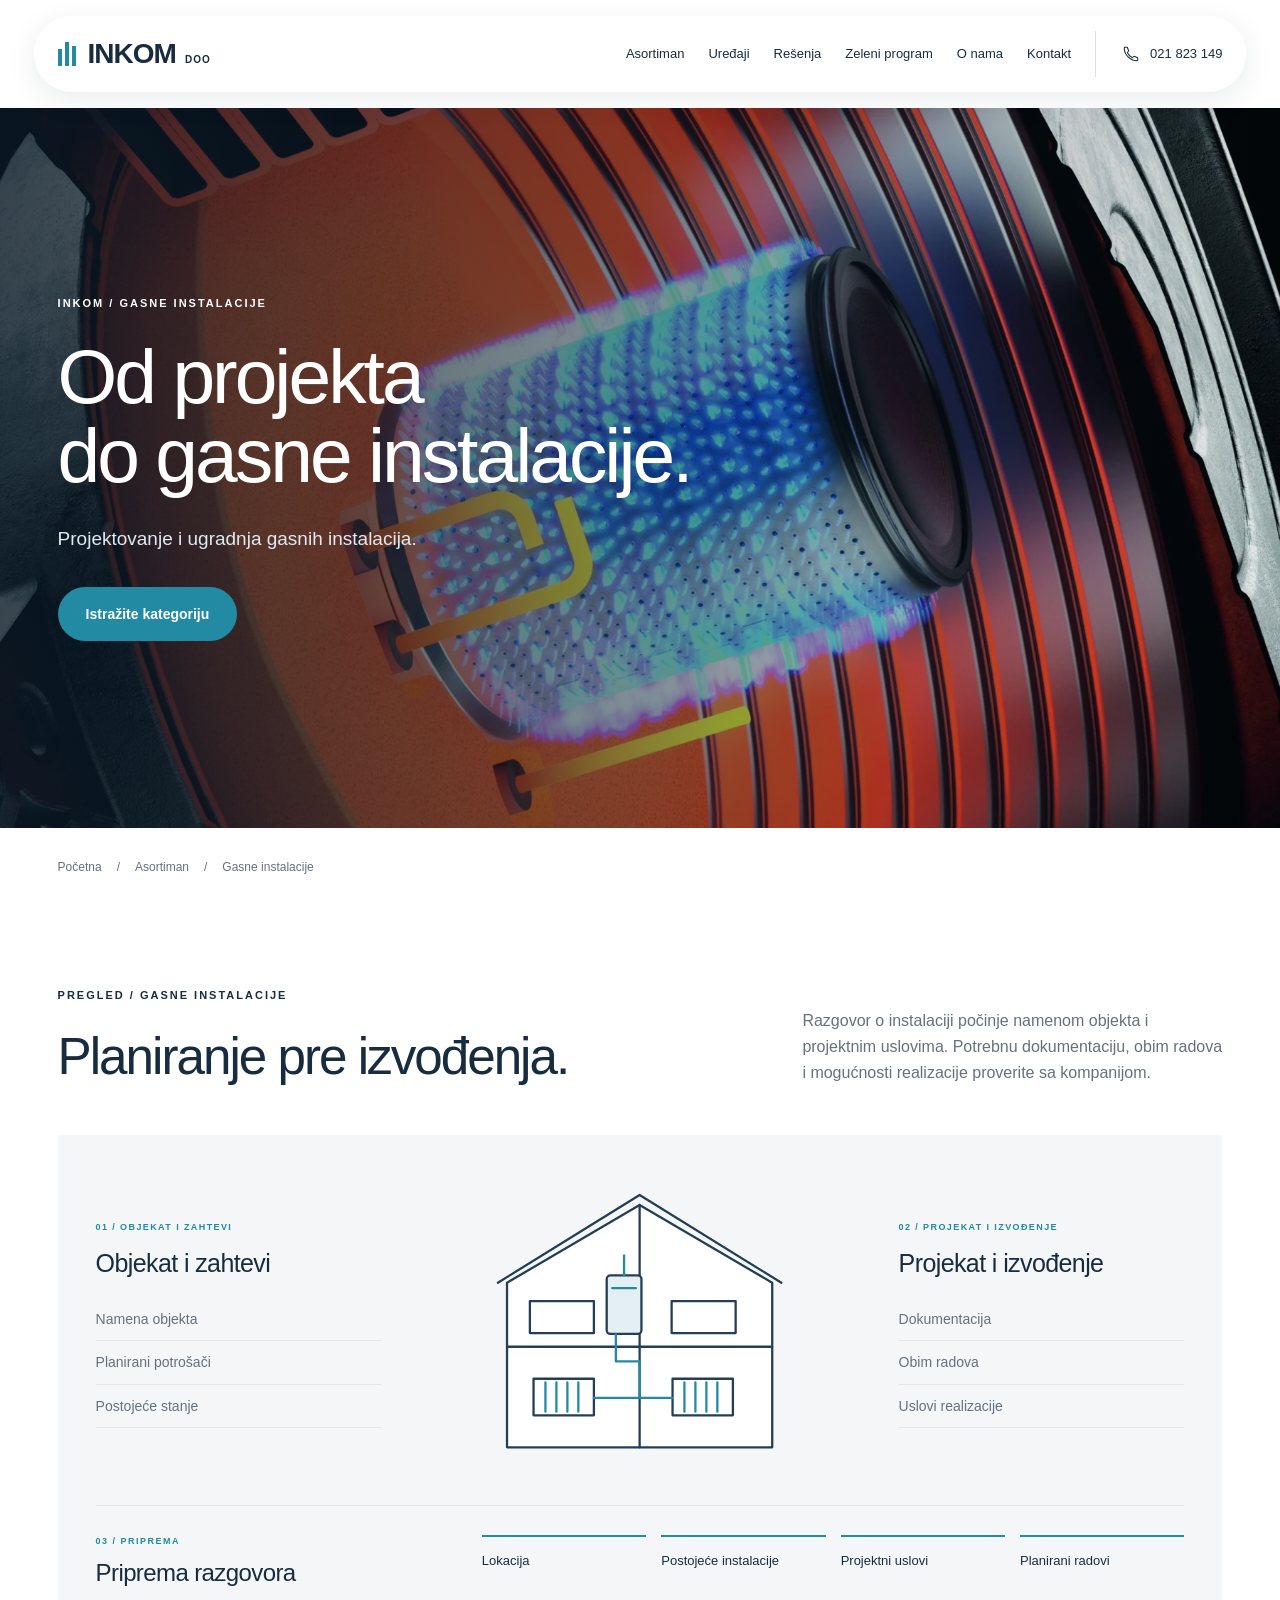
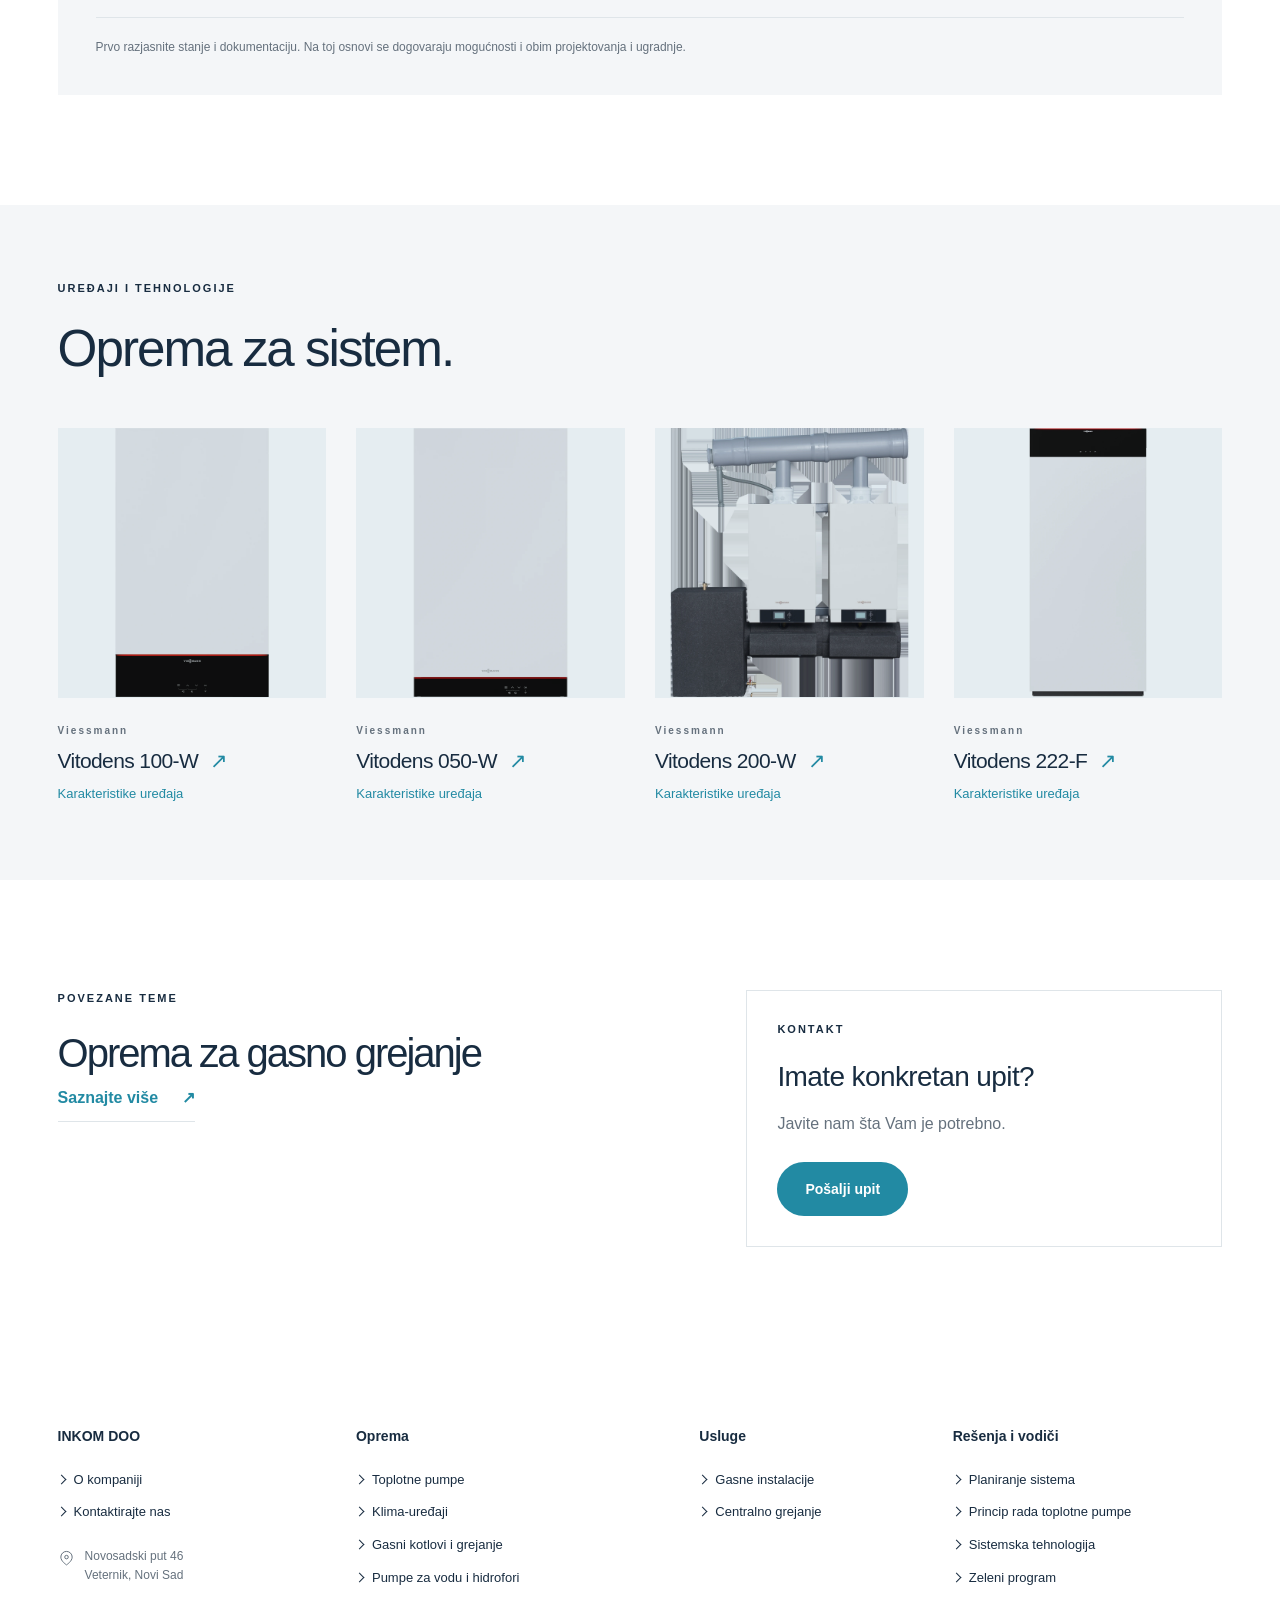
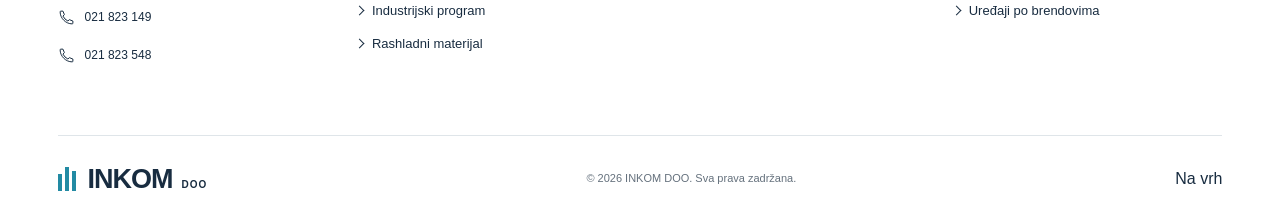
<file: gasne-instalacije.html>
<!doctype html>
<html lang="sr-Latn">
<head>
  <meta charset="utf-8">
  <meta name="viewport" content="width=device-width, initial-scale=1">
  <meta name="robots" content="noindex, nofollow">
  <meta name="description" content="Dizajnerski predlog početne stranice INKOM DOO, Veternik. Oprema za grejanje, hlađenje, gasne instalacije i industriju.">
  <meta name="theme-color" content="#ffffff">
  <title>Gasne instalacije - INKOM DOO | Predlog</title>
  <link rel="icon" href="assets/favicon.svg" type="image/svg+xml">
  <link rel="stylesheet" href="styles.css?v=20261029-32">
  <script src="app.js?v=20261029-32" defer></script>
</head>
<body class="internal-page">
  <a class="skip-link" href="#sadrzaj">Pređite na sadržaj</a>
  <header class="header">
    <div class="container header-inner">
      <a class="wordmark" href="index.html#pocetna" aria-label="INKOM DOO - početna"><span class="logo-symbol" aria-hidden="true"><b></b><b></b><b></b></span>INKOM<span class="doo">DOO</span></a>
      <button class="menu-toggle" type="button" aria-expanded="false" aria-controls="main-nav"><span>Meni</span><span class="menu-icon" aria-hidden="true"></span></button>
      <nav id="main-nav" class="main-nav" aria-label="Glavna navigacija">
        <a href="index.html#asortiman">Asortiman</a><a href="proizvodi.html">Uređaji</a><a href="resenja.html">Rešenja</a><a href="zeleno-finansiranje.html">Zeleni program</a><a href="index.html#o-nama">O nama</a><a href="index.html#kontakt">Kontakt</a>
        <a class="nav-call" href="tel:+38121823149"><svg aria-hidden="true"><use href="assets/equipment.svg#phone"/></svg>021 823 149</a>
      </nav>
    </div>
  </header>
  <main id="sadrzaj">
<section class="category-page-hero" aria-labelledby="category-title"><img src="assets/photos/category-gas-installation.webp" alt="Gasne instalacije" width="1500" height="1000" fetchpriority="high" decoding="async"><div class="category-page-shade" aria-hidden="true"></div><div class="container category-page-copy"><p class="eyebrow">INKOM / GASNE INSTALACIJE</p><h1 id="category-title">Od projekta<br>do gasne instalacije.</h1><p>Projektovanje i ugradnja gasnih instalacija.</p><a class="button button-primary" href="#pregled">Istražite kategoriju</a></div></section><nav class="container breadcrumbs" aria-label="Putanja"><a href="index.html">Početna</a><span aria-hidden="true">/</span><a href="index.html#asortiman">Asortiman</a><span aria-hidden="true">/</span><span>Gasne instalacije</span></nav><section class="container category-overview section" id="pregled"><div class="section-heading"><div><p class="eyebrow">PREGLED / GASNE INSTALACIJE</p><h2>Planiranje pre izvođenja.</h2></div><p class="section-intro">Razgovor o instalaciji počinje namenom objekta i projektnim uslovima. Potrebnu dokumentaciju, obim radova i mogućnosti realizacije proverite sa kompanijom.</p></div><figure class="decision-map" aria-label="Grafički vodič za kategoriju gasne instalacije"><div class="decision-side decision-source"><span class="tiny-label">01 / OBJEKAT I ZAHTEVI</span><h3>Objekat i zahtevi</h3><ul><li>Namena objekta</li><li>Planirani potrošači</li><li>Postojeće stanje</li></ul></div><svg class="decision-scene" viewBox="0 0 500 330" fill="none" role="img" aria-label="Povezivanje delova sistema"><g stroke="#243f55" stroke-width="2.5" stroke-linecap="round" stroke-linejoin="round"><path d="M105 120L250 35l145 85v180H105z" fill="#fff"/><path d="M95 120L250 24l155 96M250 35v265M105 190h290"/><path d="M130 140h70v35h-70zM285 140h70v35h-70zM134 225h66v40h-66zM286 225h66v40h-66z"/><path d="M147 229v32m12-32v32m12-32v32m12-32v32M299 229v32m12-32v32m12-32v32m12-32v32" stroke="#228aa3"/><path d="M200 246h86M250 246v-40" stroke="#228aa3"/><rect x="214" y="112" width="38" height="64" rx="4" fill="#e4eff3"/><path d="M220 126h26M224 176v30h26m-17-94V90" stroke="#228aa3"/></g></svg><div class="decision-side decision-purpose"><span class="tiny-label">02 / PROJEKAT I IZVOĐENJE</span><h3>Projekat i izvođenje</h3><ul><li>Dokumentacija</li><li>Obim radova</li><li>Uslovi realizacije</li></ul></div><div class="decision-inputs"><div><span class="tiny-label">03 / PRIPREMA</span><h3>Priprema razgovora</h3></div><ul><li>Lokacija</li><li>Postojeće instalacije</li><li>Projektni uslovi</li><li>Planirani radovi</li></ul></div><figcaption>Prvo razjasnite stanje i dokumentaciju. Na toj osnovi se dogovaraju mogućnosti i obim projektovanja i ugradnje.</figcaption></figure></section><section class="category-models" id="uredjaji"><div class="container"><div class="section-heading"><div><p class="eyebrow">UREĐAJI I TEHNOLOGIJE</p><h2>Oprema za sistem.</h2></div></div><div class="category-model-grid category-model-grid--four"><a class="category-model" href="proizvodi.html#vitodens-100-w"><div><img src="assets/photos/boiler.webp" alt="Viessmann Vitodens 100-W" width="1000" height="1000" loading="lazy" decoding="async"></div><p class="tiny-label">Viessmann</p><h3>Vitodens 100-W<span aria-hidden="true">↗</span></h3><p>Karakteristike uređaja</p></a><a class="category-model" href="proizvodi.html#vitodens-050-w"><div><img src="assets/photos/vitodens-050-w.webp" alt="Viessmann Vitodens 050-W" width="1000" height="1000" loading="lazy" decoding="async"></div><p class="tiny-label">Viessmann</p><h3>Vitodens 050-W<span aria-hidden="true">↗</span></h3><p>Karakteristike uređaja</p></a><a class="category-model" href="proizvodi.html#vitodens-200-w"><div><img src="assets/photos/vitodens-200-w.webp" alt="Viessmann Vitodens 200-W" width="1000" height="1000" loading="lazy" decoding="async"></div><p class="tiny-label">Viessmann</p><h3>Vitodens 200-W<span aria-hidden="true">↗</span></h3><p>Karakteristike uređaja</p></a><a class="category-model" href="proizvodi.html#vitodens-222-f"><div><img src="assets/photos/vitodens-222-f.webp" alt="Viessmann Vitodens 222-F" width="1000" height="1000" loading="lazy" decoding="async"></div><p class="tiny-label">Viessmann</p><h3>Vitodens 222-F<span aria-hidden="true">↗</span></h3><p>Karakteristike uređaja</p></a></div></div></section><section class="container category-next section"><div><p class="eyebrow">POVEZANE TEME</p><h2>Oprema za gasno grejanje</h2><a class="text-link" href="gasni-kotlovi.html">Saznajte više <span aria-hidden="true">↗</span></a></div><div><p class="eyebrow">KONTAKT</p><h3>Imate konkretan upit?</h3><p>Javite nam šta Vam je potrebno.</p><a class="button button-primary" href="index.html#kontakt">Pošalji upit</a></div></section>
</main>
  <footer class="footer footer-directory" id="site-footer"><div class="container"><div class="footer-columns"><section class="footer-company"><h2 class="footer-company-name">INKOM DOO</h2><a class="wordmark footer-company-logo" href="index.html#pocetna" aria-label="INKOM DOO - početna"><span class="logo-symbol" aria-hidden="true"><b></b><b></b><b></b></span>INKOM<span class="doo">DOO</span></a><ul><li><a href="index.html#o-nama">O kompaniji</a></li><li><a href="index.html#kontakt">Kontaktirajte nas</a></li></ul><address class="footer-address"><svg class="contact-icon" viewBox="0 0 24 24" fill="none" aria-hidden="true"><path d="M20 10c0 6-8 11-8 11S4 16 4 10a8 8 0 1 1 16 0Z" stroke="currentColor" stroke-width="1.4"/><circle cx="12" cy="10" r="2.5" stroke="currentColor" stroke-width="1.4"/></svg><span>Novosadski put 46<br>Veternik, Novi Sad</span></address><div class="footer-phones"><a class="footer-phone" href="tel:+38121823149"><svg class="contact-icon" viewBox="0 0 24 24" aria-hidden="true"><use href="assets/equipment.svg#phone"/></svg><span>021 823 149</span></a><a class="footer-phone" href="tel:+38121823548"><svg class="contact-icon" viewBox="0 0 24 24" aria-hidden="true"><use href="assets/equipment.svg#phone"/></svg><span>021 823 548</span></a></div></section><nav aria-label="Oprema u podnožju"><h2><span class="footer-heading-label">Oprema</span><button class="footer-toggle" type="button" aria-expanded="false" aria-controls="footer-panel-oprema" hidden><span>Oprema</span><svg viewBox="0 0 20 20" fill="none" aria-hidden="true"><path d="M4 10h12" stroke="currentColor" stroke-width="1.4" stroke-linecap="round"/><path class="footer-toggle-vertical" d="M10 4v12" stroke="currentColor" stroke-width="1.4" stroke-linecap="round"/></svg></button></h2><ul class="footer-panel" id="footer-panel-oprema"><li><a href="toplotne-pumpe.html">Toplotne pumpe</a></li><li><a href="klima-uredjaji.html">Klima-uređaji</a></li><li><a href="gasni-kotlovi.html">Gasni kotlovi i grejanje</a></li><li><a href="pumpe-za-vodu.html">Pumpe za vodu i hidrofori</a></li><li><a href="industrijski-program.html">Industrijski program</a></li><li><a href="rashladni-materijal.html">Rashladni materijal</a></li></ul></nav><nav aria-label="Usluge u podnožju"><h2><span class="footer-heading-label">Usluge</span><button class="footer-toggle" type="button" aria-expanded="false" aria-controls="footer-panel-usluge" hidden><span>Usluge</span><svg viewBox="0 0 20 20" fill="none" aria-hidden="true"><path d="M4 10h12" stroke="currentColor" stroke-width="1.4" stroke-linecap="round"/><path class="footer-toggle-vertical" d="M10 4v12" stroke="currentColor" stroke-width="1.4" stroke-linecap="round"/></svg></button></h2><ul class="footer-panel" id="footer-panel-usluge"><li><a href="gasne-instalacije.html">Gasne instalacije</a></li><li><a href="centralno-grejanje.html">Centralno grejanje</a></li></ul></nav><nav aria-label="Vodiči u podnožju"><h2><span class="footer-heading-label">Rešenja i vodiči</span><button class="footer-toggle" type="button" aria-expanded="false" aria-controls="footer-panel-vodici" hidden><span>Rešenja i vodiči</span><svg viewBox="0 0 20 20" fill="none" aria-hidden="true"><path d="M4 10h12" stroke="currentColor" stroke-width="1.4" stroke-linecap="round"/><path class="footer-toggle-vertical" d="M10 4v12" stroke="currentColor" stroke-width="1.4" stroke-linecap="round"/></svg></button></h2><ul class="footer-panel" id="footer-panel-vodici"><li><a href="resenja.html">Planiranje sistema</a></li><li><a href="resenja.html#toplotne-pumpe">Princip rada toplotne pumpe</a></li><li><a href="sistemska-tehnologija.html">Sistemska tehnologija</a></li><li><a href="zeleno-finansiranje.html">Zeleni program</a></li><li><a href="proizvodi.html">Uređaji po brendovima</a></li></ul></nav></div><div class="footer-legal"><a class="wordmark" href="index.html#pocetna" aria-label="INKOM DOO - početna"><span class="logo-symbol" aria-hidden="true"><b></b><b></b><b></b></span>INKOM<span class="doo">DOO</span></a><p>© 2026 INKOM DOO. Sva prava zadržana.</p><a class="footer-top-link" href="index.html#pocetna">Na vrh</a><div class="footer-top-slot"><button class="back-to-top" type="button" aria-label="Vrati se na vrh stranice" hidden><svg viewBox="0 0 24 24" fill="none" aria-hidden="true"><path d="m6 13 6-6 6 6M12 7v12" stroke="currentColor" stroke-width="1.7" stroke-linecap="round" stroke-linejoin="round"/></svg></button></div></div></div></footer>
</body>
</html>
</file>
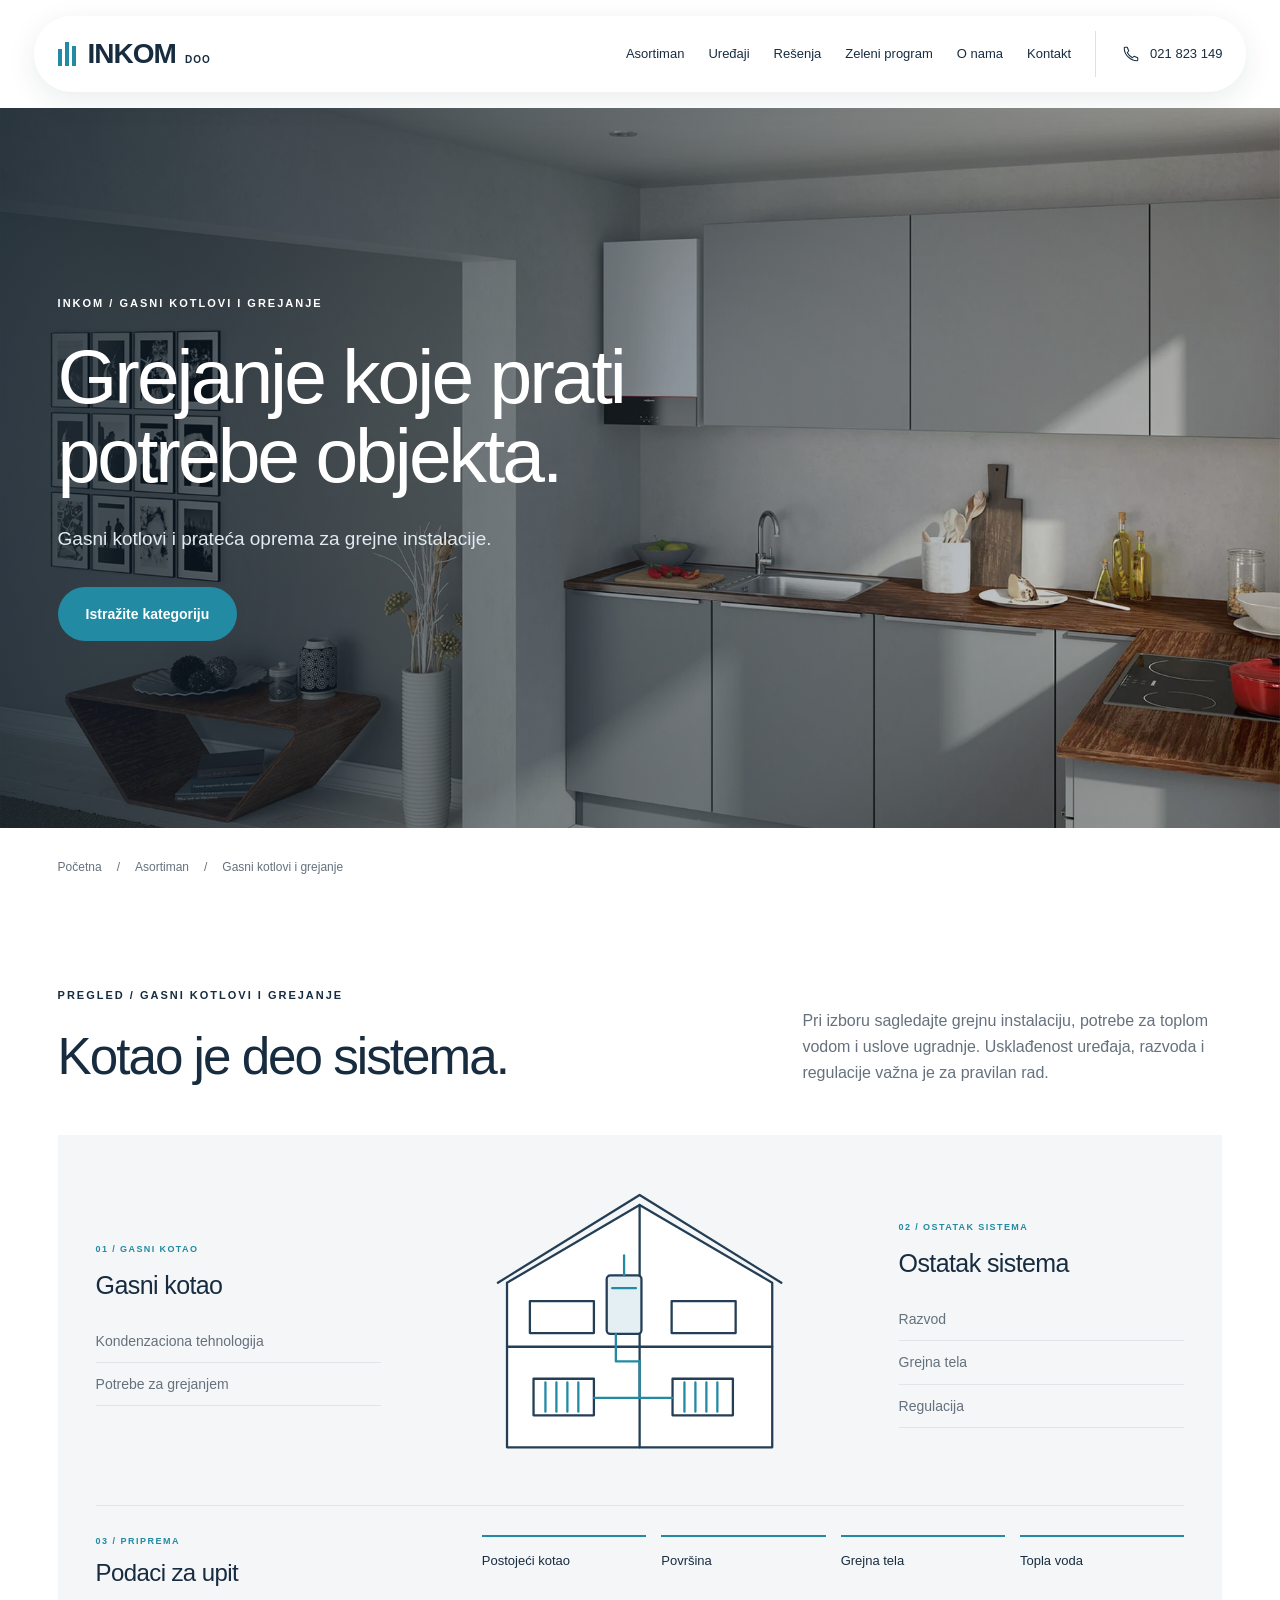
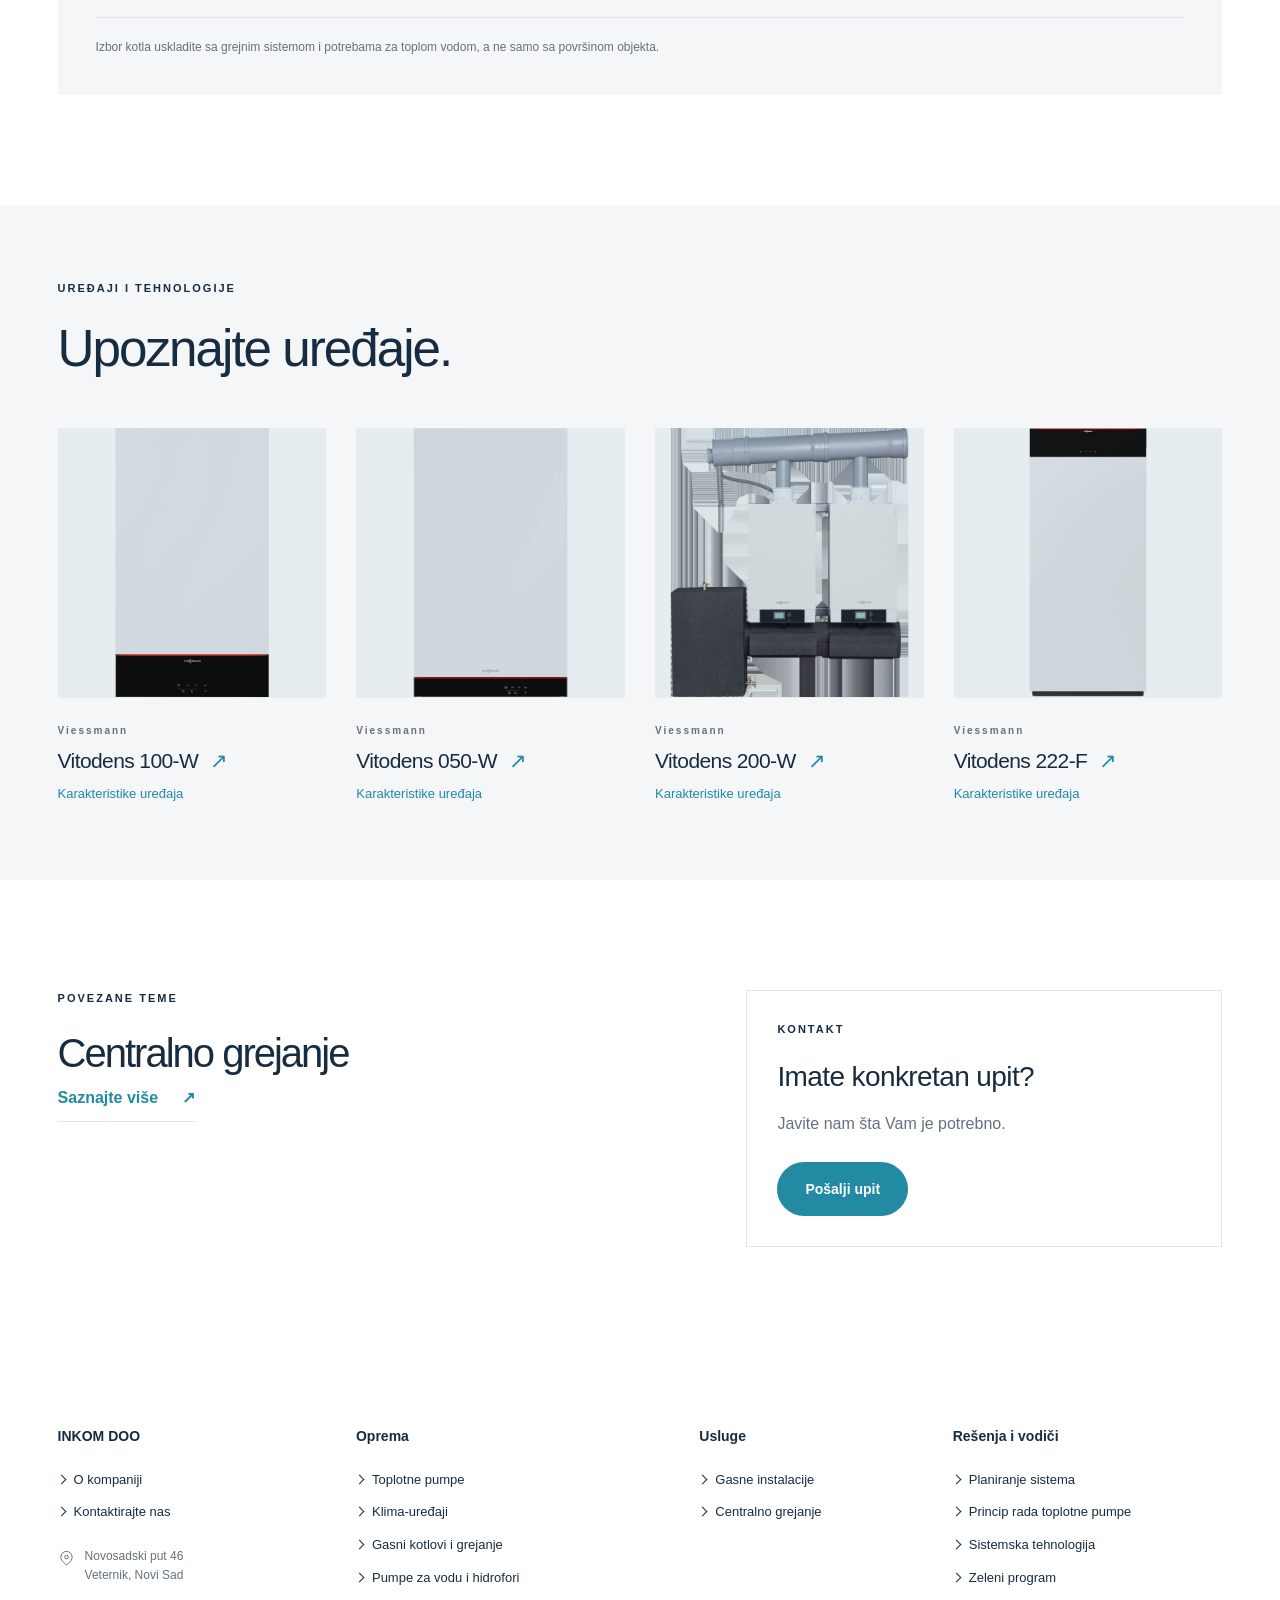
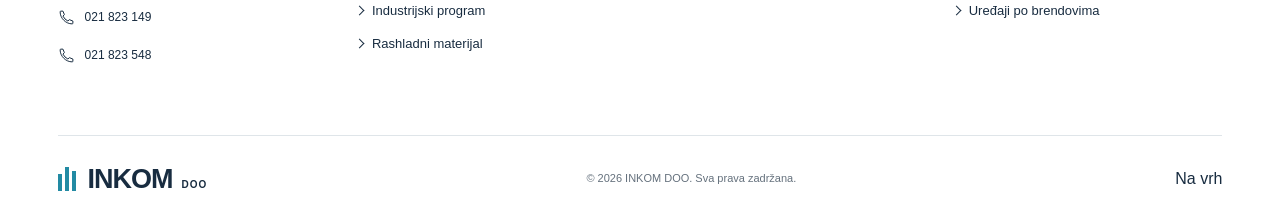
<file: gasni-kotlovi.html>
<!doctype html>
<html lang="sr-Latn">
<head>
  <meta charset="utf-8">
  <meta name="viewport" content="width=device-width, initial-scale=1">
  <meta name="robots" content="noindex, nofollow">
  <meta name="description" content="Dizajnerski predlog početne stranice INKOM DOO, Veternik. Oprema za grejanje, hlađenje, gasne instalacije i industriju.">
  <meta name="theme-color" content="#ffffff">
  <title>Gasni kotlovi i grejanje - INKOM DOO | Predlog</title>
  <link rel="icon" href="assets/favicon.svg" type="image/svg+xml">
  <link rel="stylesheet" href="styles.css?v=20261029-32">
  <script src="app.js?v=20261029-32" defer></script>
</head>
<body class="internal-page">
  <a class="skip-link" href="#sadrzaj">Pređite na sadržaj</a>
  <header class="header">
    <div class="container header-inner">
      <a class="wordmark" href="index.html#pocetna" aria-label="INKOM DOO - početna"><span class="logo-symbol" aria-hidden="true"><b></b><b></b><b></b></span>INKOM<span class="doo">DOO</span></a>
      <button class="menu-toggle" type="button" aria-expanded="false" aria-controls="main-nav"><span>Meni</span><span class="menu-icon" aria-hidden="true"></span></button>
      <nav id="main-nav" class="main-nav" aria-label="Glavna navigacija">
        <a href="index.html#asortiman">Asortiman</a><a href="proizvodi.html">Uređaji</a><a href="resenja.html">Rešenja</a><a href="zeleno-finansiranje.html">Zeleni program</a><a href="index.html#o-nama">O nama</a><a href="index.html#kontakt">Kontakt</a>
        <a class="nav-call" href="tel:+38121823149"><svg aria-hidden="true"><use href="assets/equipment.svg#phone"/></svg>021 823 149</a>
      </nav>
    </div>
  </header>
  <main id="sadrzaj">
<section class="category-page-hero" aria-labelledby="category-title"><img src="assets/photos/category-boiler.webp" alt="Gasni kotlovi i grejanje" width="1500" height="1000" fetchpriority="high" decoding="async"><div class="category-page-shade" aria-hidden="true"></div><div class="container category-page-copy"><p class="eyebrow">INKOM / GASNI KOTLOVI I GREJANJE</p><h1 id="category-title">Grejanje koje prati<br>potrebe objekta.</h1><p>Gasni kotlovi i prateća oprema za grejne instalacije.</p><a class="button button-primary" href="#pregled">Istražite kategoriju</a></div></section><nav class="container breadcrumbs" aria-label="Putanja"><a href="index.html">Početna</a><span aria-hidden="true">/</span><a href="index.html#asortiman">Asortiman</a><span aria-hidden="true">/</span><span>Gasni kotlovi i grejanje</span></nav><section class="container category-overview section" id="pregled"><div class="section-heading"><div><p class="eyebrow">PREGLED / GASNI KOTLOVI I GREJANJE</p><h2>Kotao je deo sistema.</h2></div><p class="section-intro">Pri izboru sagledajte grejnu instalaciju, potrebe za toplom vodom i uslove ugradnje. Usklađenost uređaja, razvoda i regulacije važna je za pravilan rad.</p></div><figure class="decision-map" aria-label="Grafički vodič za kategoriju gasni kotlovi"><div class="decision-side decision-source"><span class="tiny-label">01 / GASNI KOTAO</span><h3>Gasni kotao</h3><ul><li>Kondenzaciona tehnologija</li><li>Potrebe za grejanjem</li></ul></div><svg class="decision-scene" viewBox="0 0 500 330" fill="none" role="img" aria-label="Povezivanje delova sistema"><g stroke="#243f55" stroke-width="2.5" stroke-linecap="round" stroke-linejoin="round"><path d="M105 120L250 35l145 85v180H105z" fill="#fff"/><path d="M95 120L250 24l155 96M250 35v265M105 190h290"/><path d="M130 140h70v35h-70zM285 140h70v35h-70zM134 225h66v40h-66zM286 225h66v40h-66z"/><path d="M147 229v32m12-32v32m12-32v32m12-32v32M299 229v32m12-32v32m12-32v32m12-32v32" stroke="#228aa3"/><path d="M200 246h86M250 246v-40" stroke="#228aa3"/><rect x="214" y="112" width="38" height="64" rx="4" fill="#e4eff3"/><path d="M220 126h26M224 176v30h26m-17-94V90" stroke="#228aa3"/></g></svg><div class="decision-side decision-purpose"><span class="tiny-label">02 / OSTATAK SISTEMA</span><h3>Ostatak sistema</h3><ul><li>Razvod</li><li>Grejna tela</li><li>Regulacija</li></ul></div><div class="decision-inputs"><div><span class="tiny-label">03 / PRIPREMA</span><h3>Podaci za upit</h3></div><ul><li>Postojeći kotao</li><li>Površina</li><li>Grejna tela</li><li>Topla voda</li></ul></div><figcaption>Izbor kotla uskladite sa grejnim sistemom i potrebama za toplom vodom, a ne samo sa površinom objekta.</figcaption></figure></section><section class="category-models" id="uredjaji"><div class="container"><div class="section-heading"><div><p class="eyebrow">UREĐAJI I TEHNOLOGIJE</p><h2>Upoznajte uređaje.</h2></div></div><div class="category-model-grid category-model-grid--four"><a class="category-model" href="proizvodi.html#vitodens-100-w"><div><img src="assets/photos/boiler.webp" alt="Viessmann Vitodens 100-W" width="1000" height="1000" loading="lazy" decoding="async"></div><p class="tiny-label">Viessmann</p><h3>Vitodens 100-W<span aria-hidden="true">↗</span></h3><p>Karakteristike uređaja</p></a><a class="category-model" href="proizvodi.html#vitodens-050-w"><div><img src="assets/photos/vitodens-050-w.webp" alt="Viessmann Vitodens 050-W" width="1000" height="1000" loading="lazy" decoding="async"></div><p class="tiny-label">Viessmann</p><h3>Vitodens 050-W<span aria-hidden="true">↗</span></h3><p>Karakteristike uređaja</p></a><a class="category-model" href="proizvodi.html#vitodens-200-w"><div><img src="assets/photos/vitodens-200-w.webp" alt="Viessmann Vitodens 200-W" width="1000" height="1000" loading="lazy" decoding="async"></div><p class="tiny-label">Viessmann</p><h3>Vitodens 200-W<span aria-hidden="true">↗</span></h3><p>Karakteristike uređaja</p></a><a class="category-model" href="proizvodi.html#vitodens-222-f"><div><img src="assets/photos/vitodens-222-f.webp" alt="Viessmann Vitodens 222-F" width="1000" height="1000" loading="lazy" decoding="async"></div><p class="tiny-label">Viessmann</p><h3>Vitodens 222-F<span aria-hidden="true">↗</span></h3><p>Karakteristike uređaja</p></a></div></div></section><section class="container category-next section"><div><p class="eyebrow">POVEZANE TEME</p><h2>Centralno grejanje</h2><a class="text-link" href="centralno-grejanje.html">Saznajte više <span aria-hidden="true">↗</span></a></div><div><p class="eyebrow">KONTAKT</p><h3>Imate konkretan upit?</h3><p>Javite nam šta Vam je potrebno.</p><a class="button button-primary" href="index.html#kontakt">Pošalji upit</a></div></section>
</main>
  <footer class="footer footer-directory" id="site-footer"><div class="container"><div class="footer-columns"><section class="footer-company"><h2 class="footer-company-name">INKOM DOO</h2><a class="wordmark footer-company-logo" href="index.html#pocetna" aria-label="INKOM DOO - početna"><span class="logo-symbol" aria-hidden="true"><b></b><b></b><b></b></span>INKOM<span class="doo">DOO</span></a><ul><li><a href="index.html#o-nama">O kompaniji</a></li><li><a href="index.html#kontakt">Kontaktirajte nas</a></li></ul><address class="footer-address"><svg class="contact-icon" viewBox="0 0 24 24" fill="none" aria-hidden="true"><path d="M20 10c0 6-8 11-8 11S4 16 4 10a8 8 0 1 1 16 0Z" stroke="currentColor" stroke-width="1.4"/><circle cx="12" cy="10" r="2.5" stroke="currentColor" stroke-width="1.4"/></svg><span>Novosadski put 46<br>Veternik, Novi Sad</span></address><div class="footer-phones"><a class="footer-phone" href="tel:+38121823149"><svg class="contact-icon" viewBox="0 0 24 24" aria-hidden="true"><use href="assets/equipment.svg#phone"/></svg><span>021 823 149</span></a><a class="footer-phone" href="tel:+38121823548"><svg class="contact-icon" viewBox="0 0 24 24" aria-hidden="true"><use href="assets/equipment.svg#phone"/></svg><span>021 823 548</span></a></div></section><nav aria-label="Oprema u podnožju"><h2><span class="footer-heading-label">Oprema</span><button class="footer-toggle" type="button" aria-expanded="false" aria-controls="footer-panel-oprema" hidden><span>Oprema</span><svg viewBox="0 0 20 20" fill="none" aria-hidden="true"><path d="M4 10h12" stroke="currentColor" stroke-width="1.4" stroke-linecap="round"/><path class="footer-toggle-vertical" d="M10 4v12" stroke="currentColor" stroke-width="1.4" stroke-linecap="round"/></svg></button></h2><ul class="footer-panel" id="footer-panel-oprema"><li><a href="toplotne-pumpe.html">Toplotne pumpe</a></li><li><a href="klima-uredjaji.html">Klima-uređaji</a></li><li><a href="gasni-kotlovi.html">Gasni kotlovi i grejanje</a></li><li><a href="pumpe-za-vodu.html">Pumpe za vodu i hidrofori</a></li><li><a href="industrijski-program.html">Industrijski program</a></li><li><a href="rashladni-materijal.html">Rashladni materijal</a></li></ul></nav><nav aria-label="Usluge u podnožju"><h2><span class="footer-heading-label">Usluge</span><button class="footer-toggle" type="button" aria-expanded="false" aria-controls="footer-panel-usluge" hidden><span>Usluge</span><svg viewBox="0 0 20 20" fill="none" aria-hidden="true"><path d="M4 10h12" stroke="currentColor" stroke-width="1.4" stroke-linecap="round"/><path class="footer-toggle-vertical" d="M10 4v12" stroke="currentColor" stroke-width="1.4" stroke-linecap="round"/></svg></button></h2><ul class="footer-panel" id="footer-panel-usluge"><li><a href="gasne-instalacije.html">Gasne instalacije</a></li><li><a href="centralno-grejanje.html">Centralno grejanje</a></li></ul></nav><nav aria-label="Vodiči u podnožju"><h2><span class="footer-heading-label">Rešenja i vodiči</span><button class="footer-toggle" type="button" aria-expanded="false" aria-controls="footer-panel-vodici" hidden><span>Rešenja i vodiči</span><svg viewBox="0 0 20 20" fill="none" aria-hidden="true"><path d="M4 10h12" stroke="currentColor" stroke-width="1.4" stroke-linecap="round"/><path class="footer-toggle-vertical" d="M10 4v12" stroke="currentColor" stroke-width="1.4" stroke-linecap="round"/></svg></button></h2><ul class="footer-panel" id="footer-panel-vodici"><li><a href="resenja.html">Planiranje sistema</a></li><li><a href="resenja.html#toplotne-pumpe">Princip rada toplotne pumpe</a></li><li><a href="sistemska-tehnologija.html">Sistemska tehnologija</a></li><li><a href="zeleno-finansiranje.html">Zeleni program</a></li><li><a href="proizvodi.html">Uređaji po brendovima</a></li></ul></nav></div><div class="footer-legal"><a class="wordmark" href="index.html#pocetna" aria-label="INKOM DOO - početna"><span class="logo-symbol" aria-hidden="true"><b></b><b></b><b></b></span>INKOM<span class="doo">DOO</span></a><p>© 2026 INKOM DOO. Sva prava zadržana.</p><a class="footer-top-link" href="index.html#pocetna">Na vrh</a><div class="footer-top-slot"><button class="back-to-top" type="button" aria-label="Vrati se na vrh stranice" hidden><svg viewBox="0 0 24 24" fill="none" aria-hidden="true"><path d="m6 13 6-6 6 6M12 7v12" stroke="currentColor" stroke-width="1.7" stroke-linecap="round" stroke-linejoin="round"/></svg></button></div></div></div></footer>
</body>
</html>
</file>
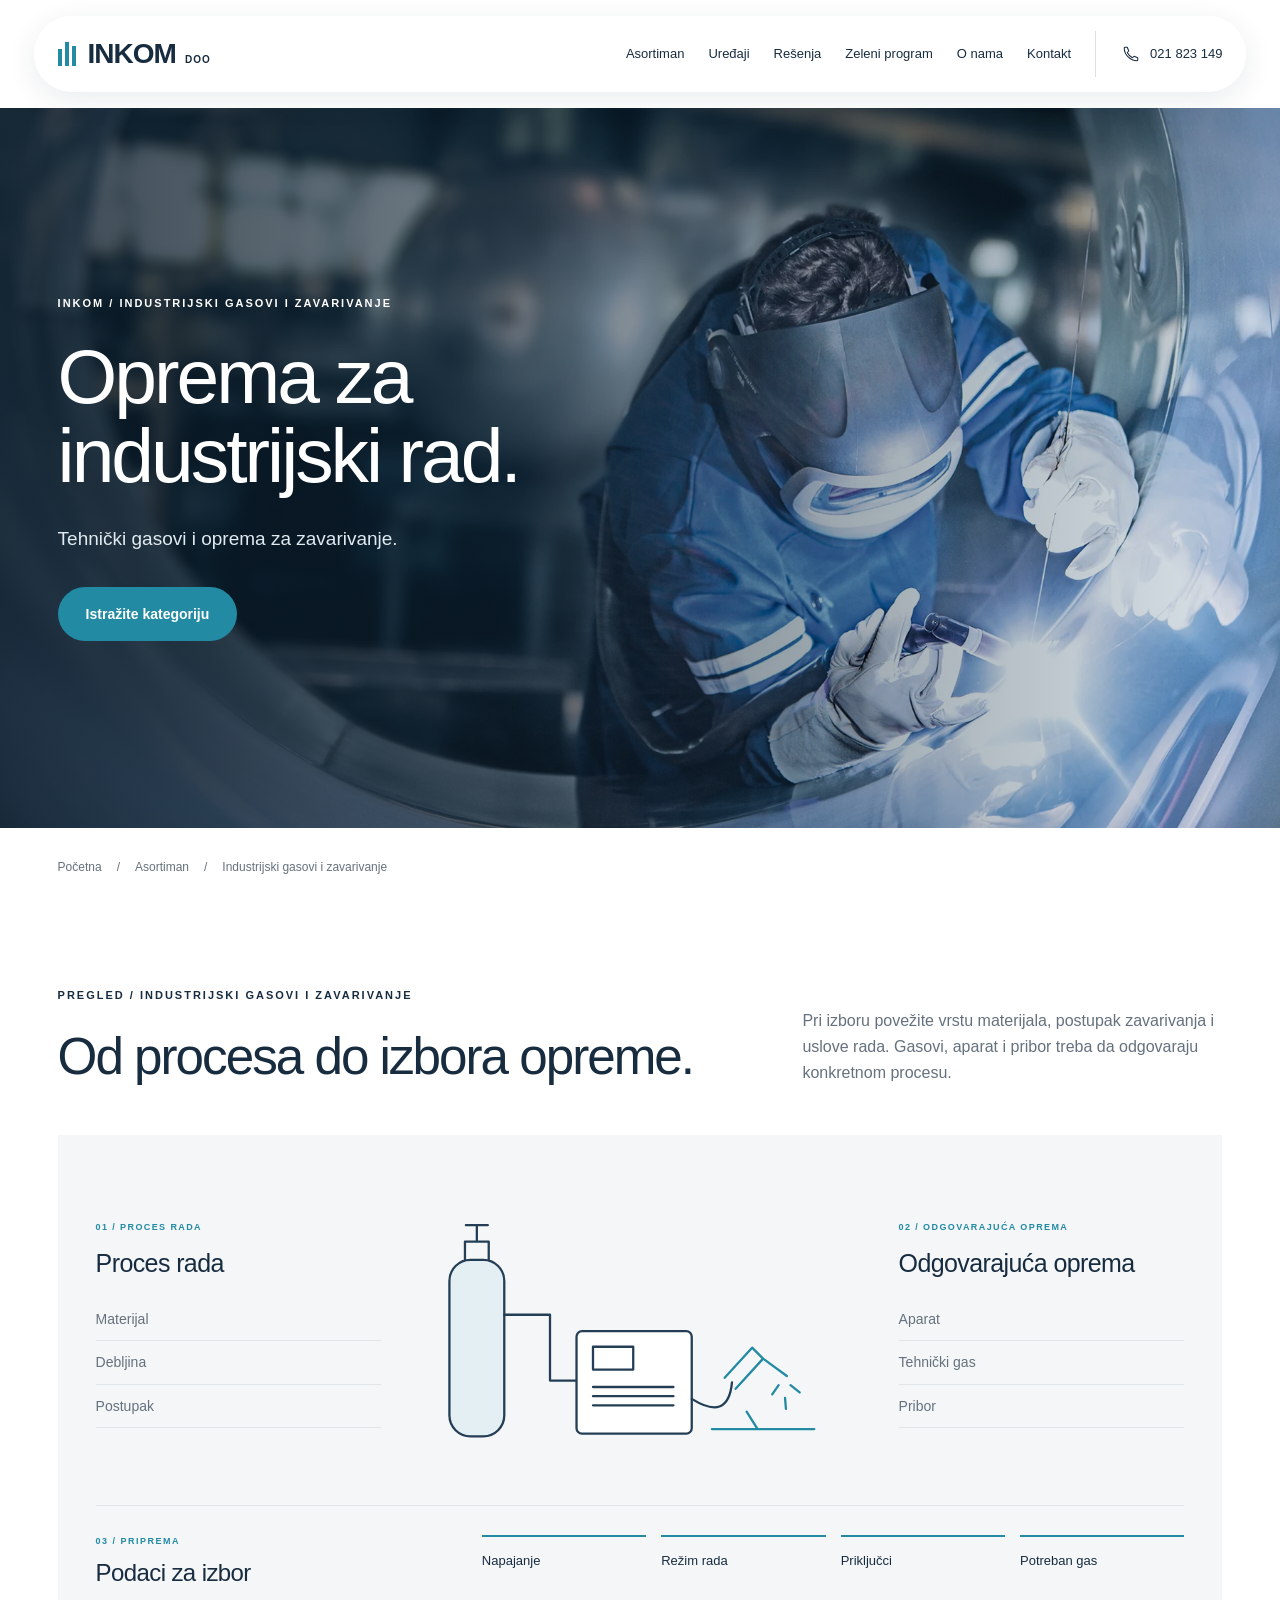
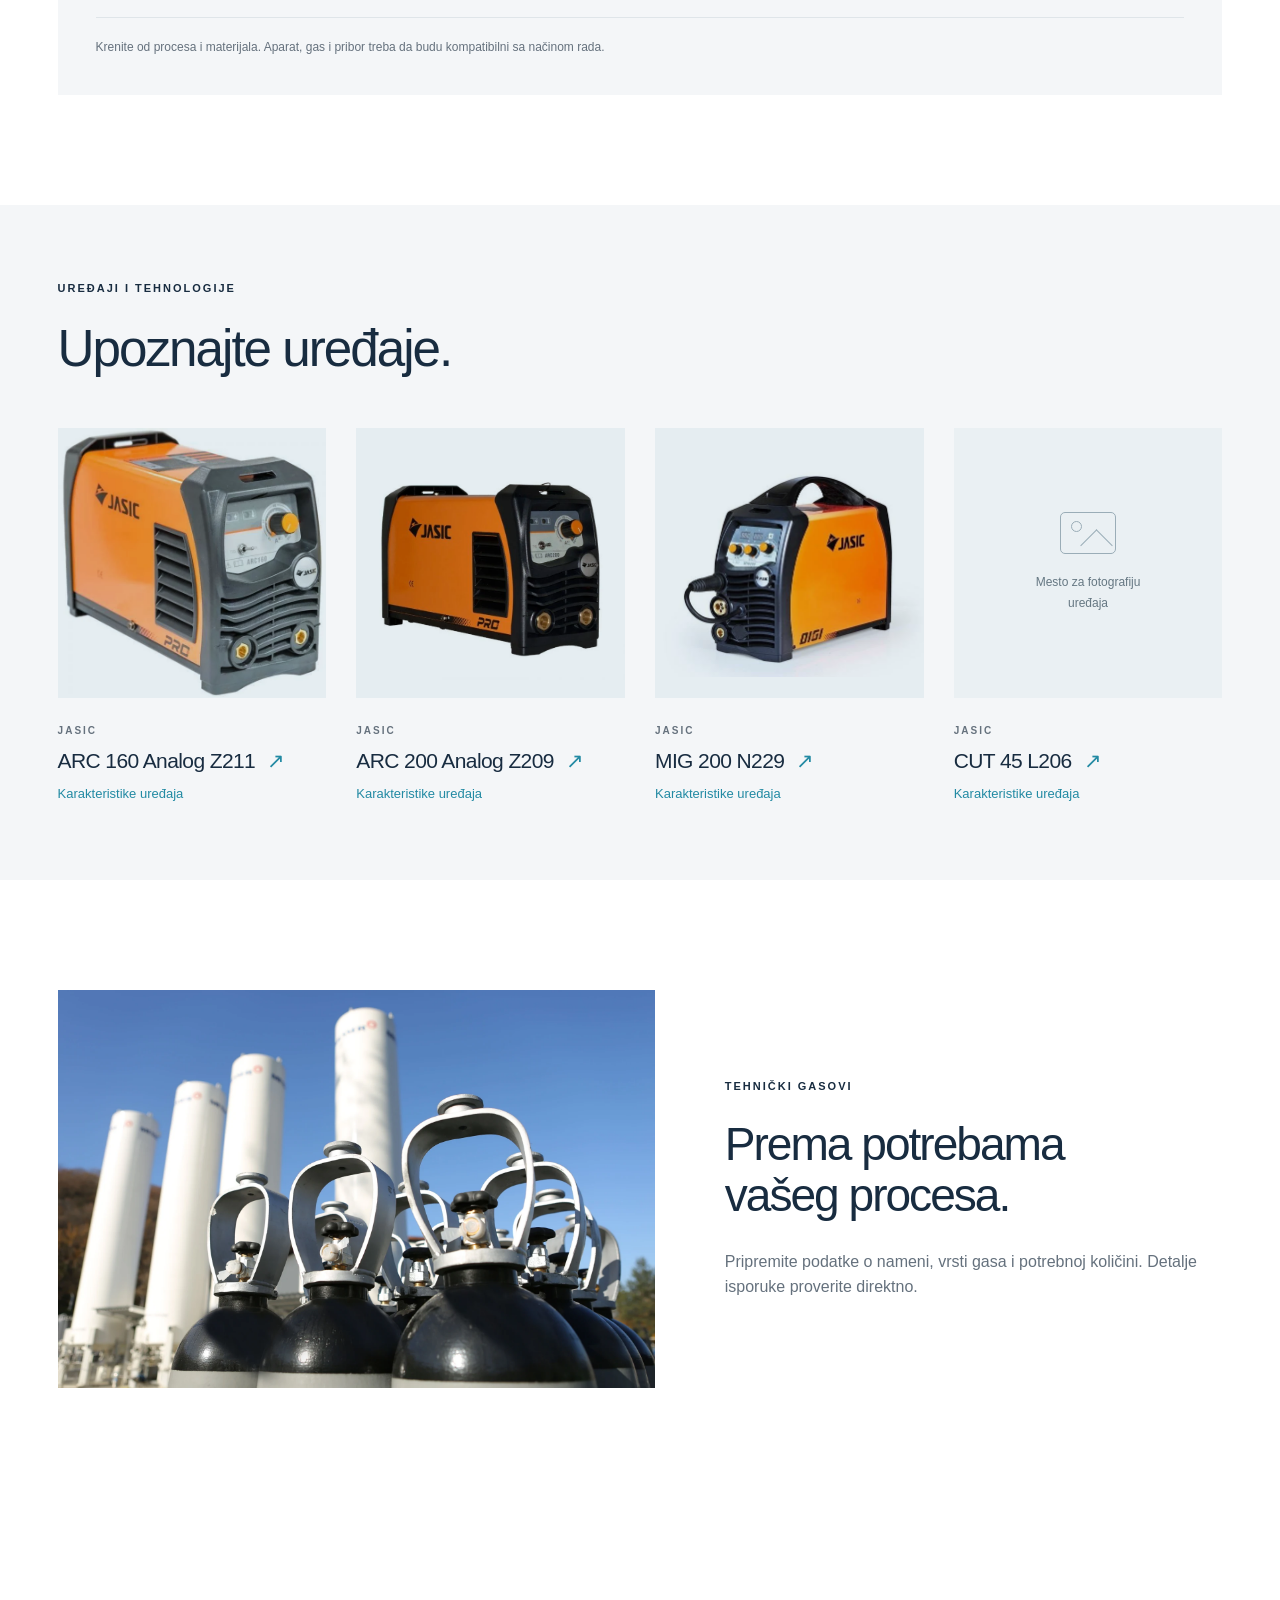
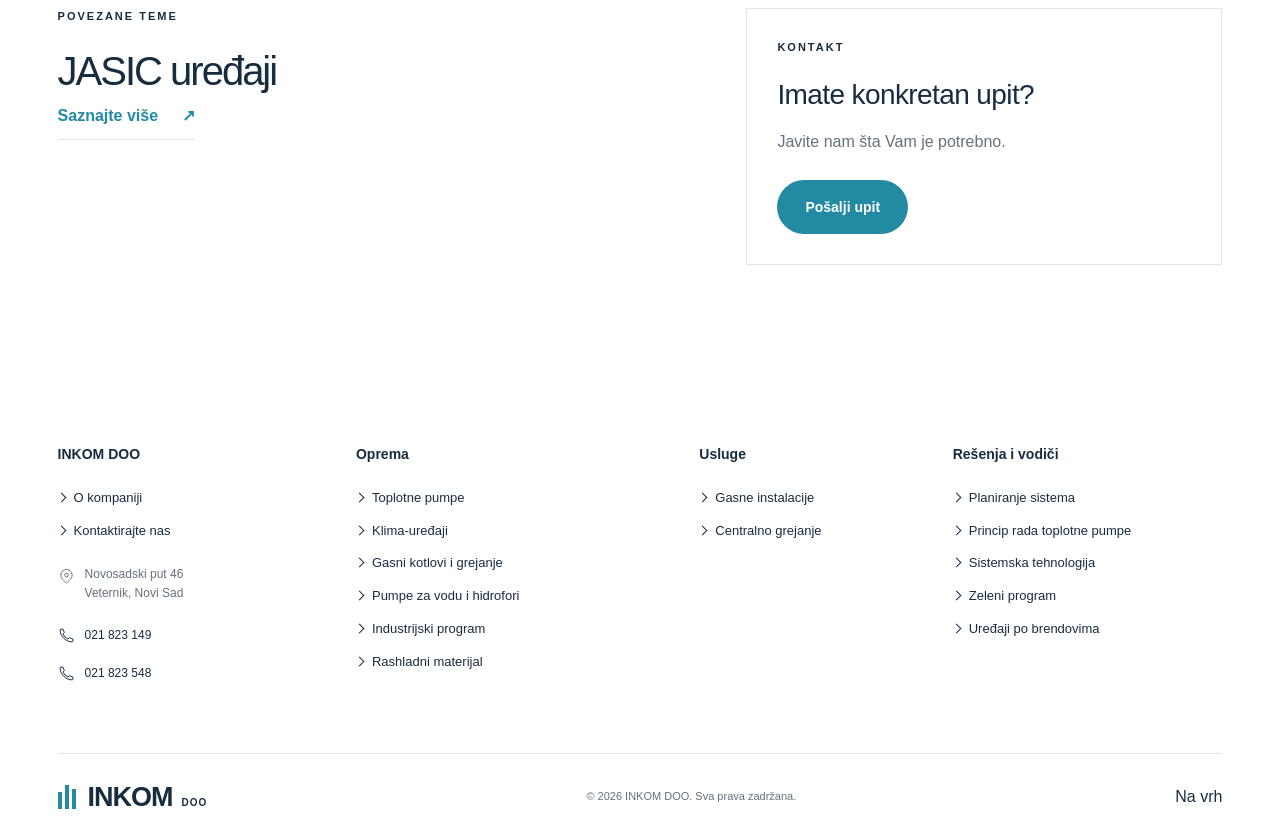
<file: industrijski-program.html>
<!doctype html>
<html lang="sr-Latn">
<head>
  <meta charset="utf-8">
  <meta name="viewport" content="width=device-width, initial-scale=1">
  <meta name="robots" content="noindex, nofollow">
  <meta name="description" content="Dizajnerski predlog početne stranice INKOM DOO, Veternik. Oprema za grejanje, hlađenje, gasne instalacije i industriju.">
  <meta name="theme-color" content="#ffffff">
  <title>Industrijski gasovi i zavarivanje - INKOM DOO | Predlog</title>
  <link rel="icon" href="assets/favicon.svg" type="image/svg+xml">
  <link rel="stylesheet" href="styles.css?v=20261029-32">
  <script src="app.js?v=20261029-32" defer></script>
</head>
<body class="internal-page">
  <a class="skip-link" href="#sadrzaj">Pređite na sadržaj</a>
  <header class="header">
    <div class="container header-inner">
      <a class="wordmark" href="index.html#pocetna" aria-label="INKOM DOO - početna"><span class="logo-symbol" aria-hidden="true"><b></b><b></b><b></b></span>INKOM<span class="doo">DOO</span></a>
      <button class="menu-toggle" type="button" aria-expanded="false" aria-controls="main-nav"><span>Meni</span><span class="menu-icon" aria-hidden="true"></span></button>
      <nav id="main-nav" class="main-nav" aria-label="Glavna navigacija">
        <a href="index.html#asortiman">Asortiman</a><a href="proizvodi.html">Uređaji</a><a href="resenja.html">Rešenja</a><a href="zeleno-finansiranje.html">Zeleni program</a><a href="index.html#o-nama">O nama</a><a href="index.html#kontakt">Kontakt</a>
        <a class="nav-call" href="tel:+38121823149"><svg aria-hidden="true"><use href="assets/equipment.svg#phone"/></svg>021 823 149</a>
      </nav>
    </div>
  </header>
  <main id="sadrzaj">
<section class="category-page-hero" aria-labelledby="category-title"><img src="assets/photos/category-welding.webp" alt="Industrijski gasovi i zavarivanje" width="1500" height="1000" fetchpriority="high" decoding="async"><div class="category-page-shade" aria-hidden="true"></div><div class="container category-page-copy"><p class="eyebrow">INKOM / INDUSTRIJSKI GASOVI I ZAVARIVANJE</p><h1 id="category-title">Oprema za<br>industrijski rad.</h1><p>Tehnički gasovi i oprema za zavarivanje.</p><a class="button button-primary" href="#pregled">Istražite kategoriju</a></div></section><nav class="container breadcrumbs" aria-label="Putanja"><a href="index.html">Početna</a><span aria-hidden="true">/</span><a href="index.html#asortiman">Asortiman</a><span aria-hidden="true">/</span><span>Industrijski gasovi i zavarivanje</span></nav><section class="container category-overview section" id="pregled"><div class="section-heading"><div><p class="eyebrow">PREGLED / INDUSTRIJSKI GASOVI I ZAVARIVANJE</p><h2>Od procesa do izbora opreme.</h2></div><p class="section-intro">Pri izboru povežite vrstu materijala, postupak zavarivanja i uslove rada. Gasovi, aparat i pribor treba da odgovaraju konkretnom procesu.</p></div><figure class="decision-map" aria-label="Grafički vodič za kategoriju industrijski program"><div class="decision-side decision-source"><span class="tiny-label">01 / PROCES RADA</span><h3>Proces rada</h3><ul><li>Materijal</li><li>Debljina</li><li>Postupak</li></ul></div><svg class="decision-scene" viewBox="0 0 500 330" fill="none" role="img" aria-label="Povezivanje delova sistema"><g stroke="#243f55" stroke-width="2.5" stroke-linecap="round" stroke-linejoin="round"><rect x="42" y="95" width="60" height="193" rx="23" fill="#e4eff3"/><path d="M59 95V75h26v20M72 75V57m-12 0h24M102 155h50v72h29"/><rect x="181" y="173" width="126" height="112" rx="6" fill="#fff"/><path d="M199 190h44v25h-44zM199 234h88m-88 10h88m-88 10h88M307 247q40 25 44-18"/><path d="M343 224l30-33 12 12-30 33M385 203l26 19M402 232l-7 10m20-10 10 8m-16 6 1 12M329 280h112M367 261l12 19" stroke="#228aa3"/></g></svg><div class="decision-side decision-purpose"><span class="tiny-label">02 / ODGOVARAJUĆA OPREMA</span><h3>Odgovarajuća oprema</h3><ul><li>Aparat</li><li>Tehnički gas</li><li>Pribor</li></ul></div><div class="decision-inputs"><div><span class="tiny-label">03 / PRIPREMA</span><h3>Podaci za izbor</h3></div><ul><li>Napajanje</li><li>Režim rada</li><li>Priključci</li><li>Potreban gas</li></ul></div><figcaption>Krenite od procesa i materijala. Aparat, gas i pribor treba da budu kompatibilni sa načinom rada.</figcaption></figure></section><section class="category-models" id="uredjaji"><div class="container"><div class="section-heading"><div><p class="eyebrow">UREĐAJI I TEHNOLOGIJE</p><h2>Upoznajte uređaje.</h2></div></div><div class="category-model-grid category-model-grid--four"><a class="category-model" href="proizvodi.html#jasic-arc-160"><div><img src="assets/photos/welding.webp" alt="JASIC ARC 160 Analog Z211" width="1000" height="1000" loading="lazy" decoding="async"></div><p class="tiny-label">JASIC</p><h3>ARC 160 Analog Z211<span aria-hidden="true">↗</span></h3><p>Karakteristike uređaja</p></a><a class="category-model" href="proizvodi.html#jasic-arc-200"><div><img src="assets/photos/jasic-arc-200.webp" alt="JASIC ARC 200 Analog Z209" width="1000" height="1000" loading="lazy" decoding="async"></div><p class="tiny-label">JASIC</p><h3>ARC 200 Analog Z209<span aria-hidden="true">↗</span></h3><p>Karakteristike uređaja</p></a><a class="category-model" href="proizvodi.html#jasic-mig-200"><div><img src="assets/photos/jasic-mig-200.webp" alt="JASIC MIG 200 N229" width="1000" height="1000" loading="lazy" decoding="async"></div><p class="tiny-label">JASIC</p><h3>MIG 200 N229<span aria-hidden="true">↗</span></h3><p>Karakteristike uređaja</p></a><a class="category-model" href="proizvodi.html#jasic-cut-45"><div><div class="product-photo-placeholder" role="img" aria-label="Fotografija uređaja nije dodata"><span class="placeholder-frame" aria-hidden="true"></span><span>Mesto za fotografiju<br>uređaja</span></div></div><p class="tiny-label">JASIC</p><h3>CUT 45 L206<span aria-hidden="true">↗</span></h3><p>Karakteristike uređaja</p></a></div></div></section><section class="container system-photo-feature section"><img src="assets/photos/category-industrial.webp" alt="Boce i rezervoari za tehničke gasove" width="1800" height="1200" loading="lazy" decoding="async"><div><p class="eyebrow">TEHNIČKI GASOVI</p><h2>Prema potrebama<br>vašeg procesa.</h2><p>Pripremite podatke o nameni, vrsti gasa i potrebnoj količini. Detalje isporuke proverite direktno.</p></div></section><section class="container category-next section"><div><p class="eyebrow">POVEZANE TEME</p><h2>JASIC uređaji</h2><a class="text-link" href="proizvodi.html#brend-jasic">Saznajte više <span aria-hidden="true">↗</span></a></div><div><p class="eyebrow">KONTAKT</p><h3>Imate konkretan upit?</h3><p>Javite nam šta Vam je potrebno.</p><a class="button button-primary" href="index.html#kontakt">Pošalji upit</a></div></section>
</main>
  <footer class="footer footer-directory" id="site-footer"><div class="container"><div class="footer-columns"><section class="footer-company"><h2 class="footer-company-name">INKOM DOO</h2><a class="wordmark footer-company-logo" href="index.html#pocetna" aria-label="INKOM DOO - početna"><span class="logo-symbol" aria-hidden="true"><b></b><b></b><b></b></span>INKOM<span class="doo">DOO</span></a><ul><li><a href="index.html#o-nama">O kompaniji</a></li><li><a href="index.html#kontakt">Kontaktirajte nas</a></li></ul><address class="footer-address"><svg class="contact-icon" viewBox="0 0 24 24" fill="none" aria-hidden="true"><path d="M20 10c0 6-8 11-8 11S4 16 4 10a8 8 0 1 1 16 0Z" stroke="currentColor" stroke-width="1.4"/><circle cx="12" cy="10" r="2.5" stroke="currentColor" stroke-width="1.4"/></svg><span>Novosadski put 46<br>Veternik, Novi Sad</span></address><div class="footer-phones"><a class="footer-phone" href="tel:+38121823149"><svg class="contact-icon" viewBox="0 0 24 24" aria-hidden="true"><use href="assets/equipment.svg#phone"/></svg><span>021 823 149</span></a><a class="footer-phone" href="tel:+38121823548"><svg class="contact-icon" viewBox="0 0 24 24" aria-hidden="true"><use href="assets/equipment.svg#phone"/></svg><span>021 823 548</span></a></div></section><nav aria-label="Oprema u podnožju"><h2><span class="footer-heading-label">Oprema</span><button class="footer-toggle" type="button" aria-expanded="false" aria-controls="footer-panel-oprema" hidden><span>Oprema</span><svg viewBox="0 0 20 20" fill="none" aria-hidden="true"><path d="M4 10h12" stroke="currentColor" stroke-width="1.4" stroke-linecap="round"/><path class="footer-toggle-vertical" d="M10 4v12" stroke="currentColor" stroke-width="1.4" stroke-linecap="round"/></svg></button></h2><ul class="footer-panel" id="footer-panel-oprema"><li><a href="toplotne-pumpe.html">Toplotne pumpe</a></li><li><a href="klima-uredjaji.html">Klima-uređaji</a></li><li><a href="gasni-kotlovi.html">Gasni kotlovi i grejanje</a></li><li><a href="pumpe-za-vodu.html">Pumpe za vodu i hidrofori</a></li><li><a href="industrijski-program.html">Industrijski program</a></li><li><a href="rashladni-materijal.html">Rashladni materijal</a></li></ul></nav><nav aria-label="Usluge u podnožju"><h2><span class="footer-heading-label">Usluge</span><button class="footer-toggle" type="button" aria-expanded="false" aria-controls="footer-panel-usluge" hidden><span>Usluge</span><svg viewBox="0 0 20 20" fill="none" aria-hidden="true"><path d="M4 10h12" stroke="currentColor" stroke-width="1.4" stroke-linecap="round"/><path class="footer-toggle-vertical" d="M10 4v12" stroke="currentColor" stroke-width="1.4" stroke-linecap="round"/></svg></button></h2><ul class="footer-panel" id="footer-panel-usluge"><li><a href="gasne-instalacije.html">Gasne instalacije</a></li><li><a href="centralno-grejanje.html">Centralno grejanje</a></li></ul></nav><nav aria-label="Vodiči u podnožju"><h2><span class="footer-heading-label">Rešenja i vodiči</span><button class="footer-toggle" type="button" aria-expanded="false" aria-controls="footer-panel-vodici" hidden><span>Rešenja i vodiči</span><svg viewBox="0 0 20 20" fill="none" aria-hidden="true"><path d="M4 10h12" stroke="currentColor" stroke-width="1.4" stroke-linecap="round"/><path class="footer-toggle-vertical" d="M10 4v12" stroke="currentColor" stroke-width="1.4" stroke-linecap="round"/></svg></button></h2><ul class="footer-panel" id="footer-panel-vodici"><li><a href="resenja.html">Planiranje sistema</a></li><li><a href="resenja.html#toplotne-pumpe">Princip rada toplotne pumpe</a></li><li><a href="sistemska-tehnologija.html">Sistemska tehnologija</a></li><li><a href="zeleno-finansiranje.html">Zeleni program</a></li><li><a href="proizvodi.html">Uređaji po brendovima</a></li></ul></nav></div><div class="footer-legal"><a class="wordmark" href="index.html#pocetna" aria-label="INKOM DOO - početna"><span class="logo-symbol" aria-hidden="true"><b></b><b></b><b></b></span>INKOM<span class="doo">DOO</span></a><p>© 2026 INKOM DOO. Sva prava zadržana.</p><a class="footer-top-link" href="index.html#pocetna">Na vrh</a><div class="footer-top-slot"><button class="back-to-top" type="button" aria-label="Vrati se na vrh stranice" hidden><svg viewBox="0 0 24 24" fill="none" aria-hidden="true"><path d="m6 13 6-6 6 6M12 7v12" stroke="currentColor" stroke-width="1.7" stroke-linecap="round" stroke-linejoin="round"/></svg></button></div></div></div></footer>
</body>
</html>
</file>
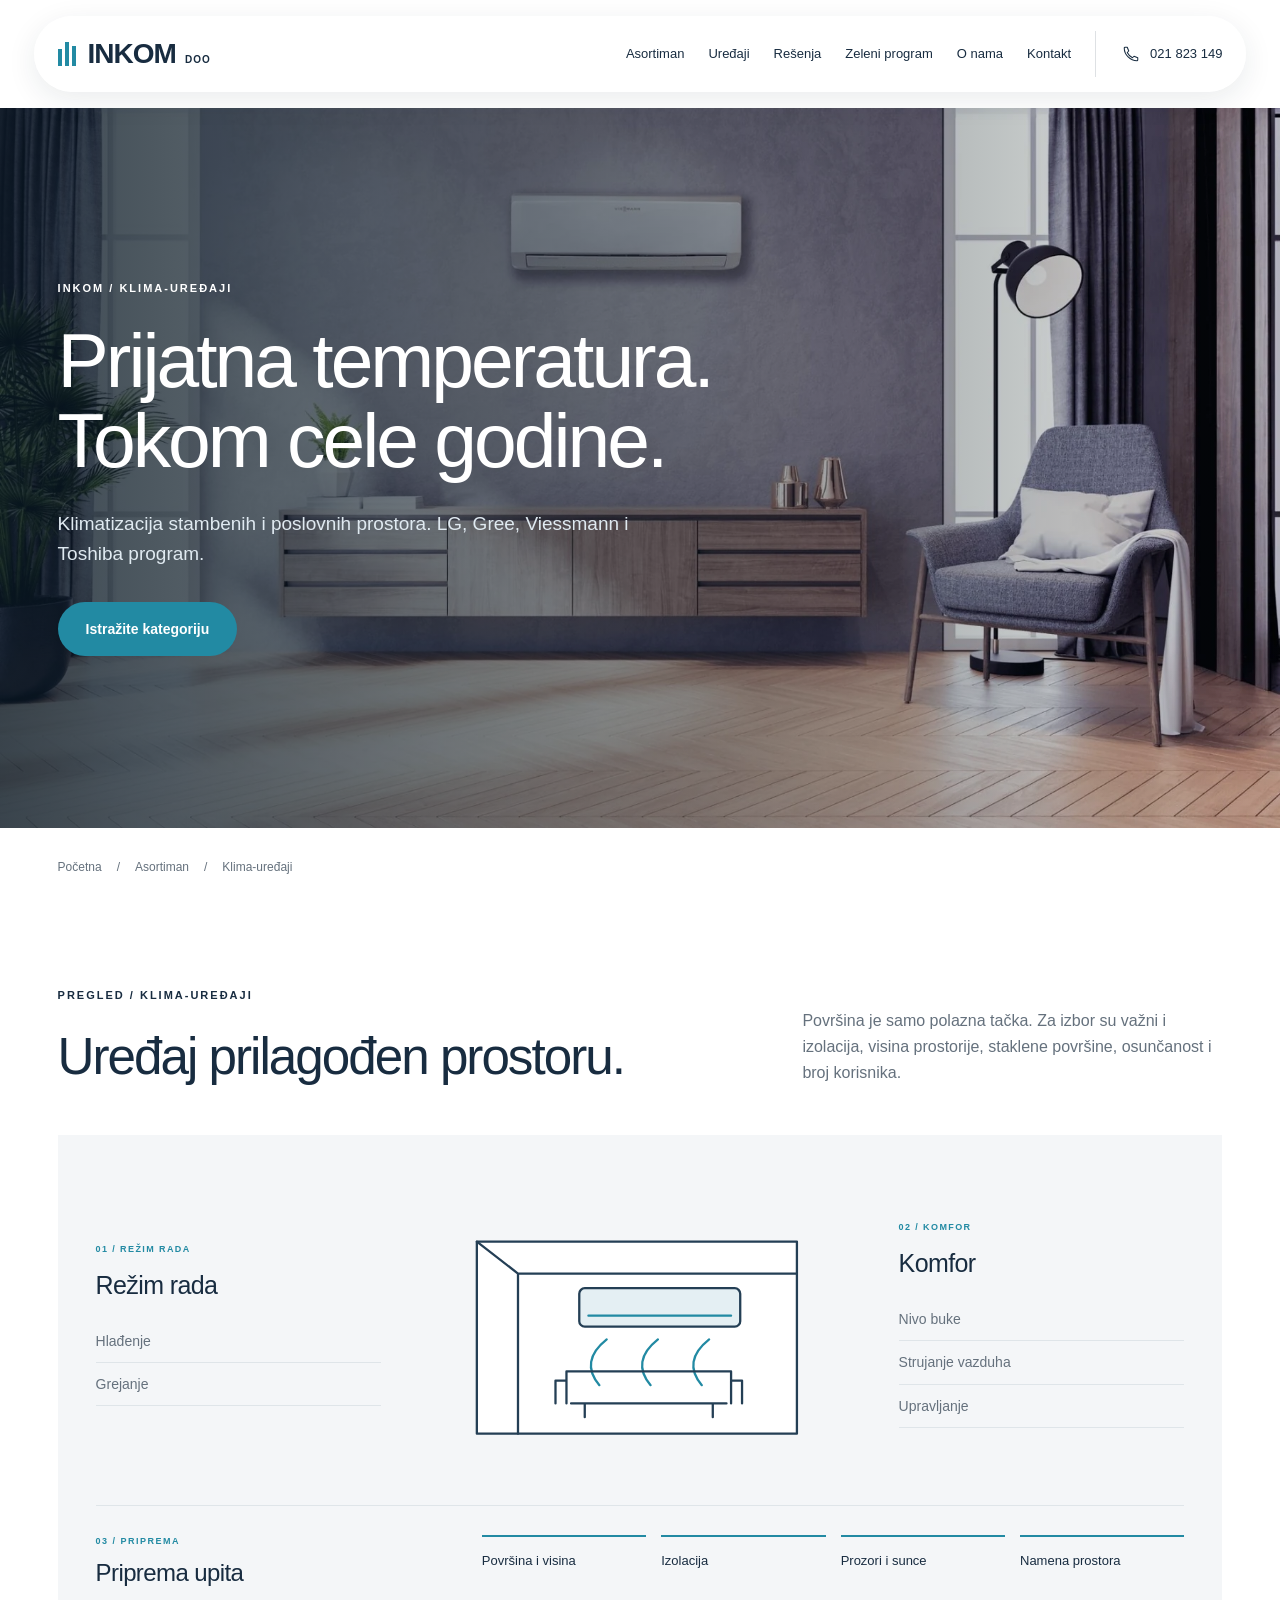
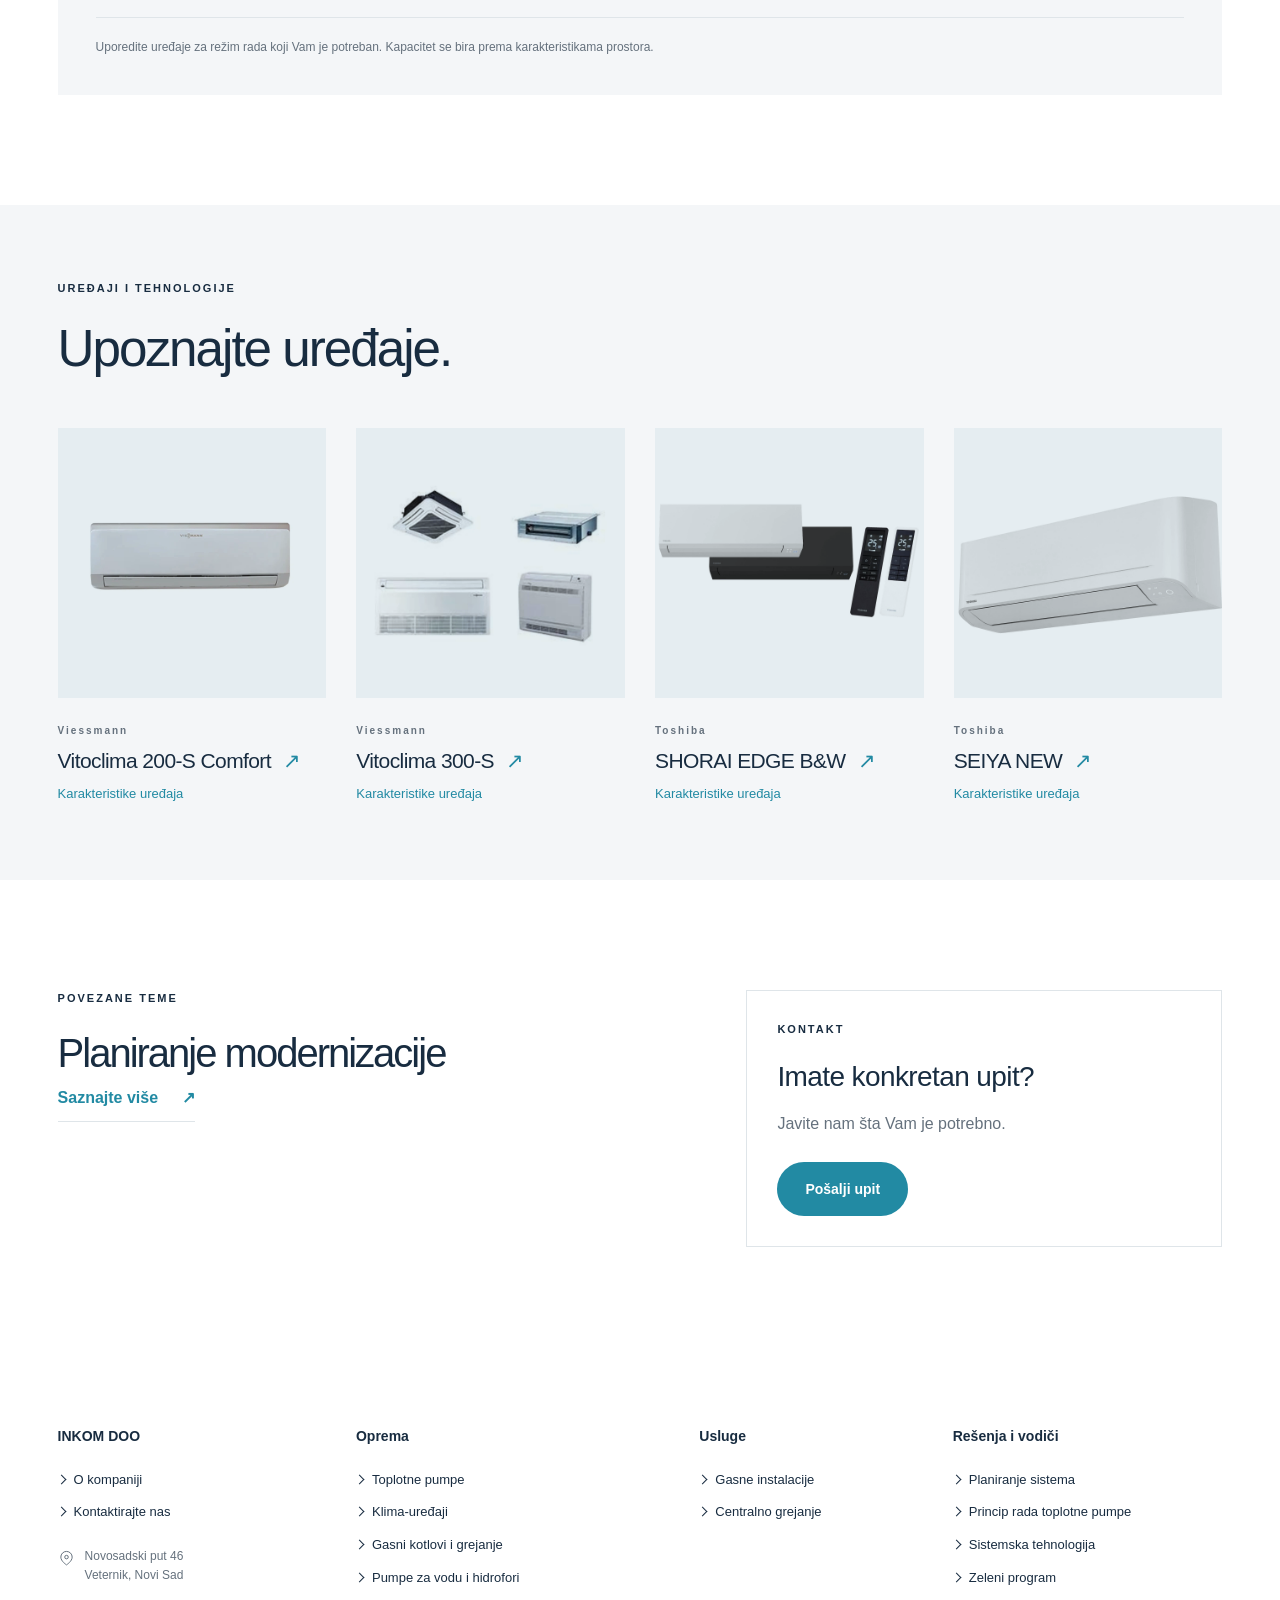
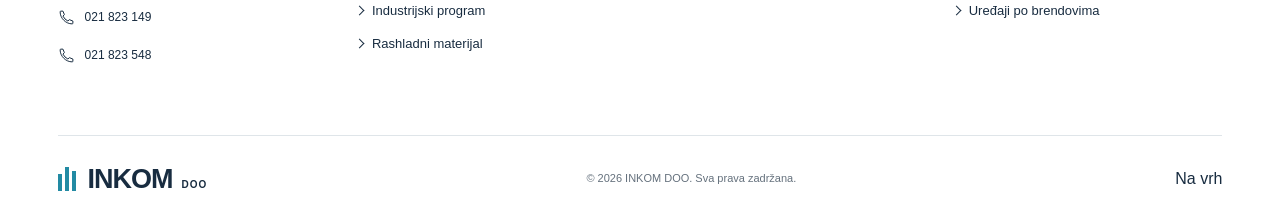
<file: klima-uredjaji.html>
<!doctype html>
<html lang="sr-Latn">
<head>
  <meta charset="utf-8">
  <meta name="viewport" content="width=device-width, initial-scale=1">
  <meta name="robots" content="noindex, nofollow">
  <meta name="description" content="Dizajnerski predlog početne stranice INKOM DOO, Veternik. Oprema za grejanje, hlađenje, gasne instalacije i industriju.">
  <meta name="theme-color" content="#ffffff">
  <title>Klima-uređaji - INKOM DOO | Predlog</title>
  <link rel="icon" href="assets/favicon.svg" type="image/svg+xml">
  <link rel="stylesheet" href="styles.css?v=20261029-32">
  <script src="app.js?v=20261029-32" defer></script>
</head>
<body class="internal-page">
  <a class="skip-link" href="#sadrzaj">Pređite na sadržaj</a>
  <header class="header">
    <div class="container header-inner">
      <a class="wordmark" href="index.html#pocetna" aria-label="INKOM DOO - početna"><span class="logo-symbol" aria-hidden="true"><b></b><b></b><b></b></span>INKOM<span class="doo">DOO</span></a>
      <button class="menu-toggle" type="button" aria-expanded="false" aria-controls="main-nav"><span>Meni</span><span class="menu-icon" aria-hidden="true"></span></button>
      <nav id="main-nav" class="main-nav" aria-label="Glavna navigacija">
        <a href="index.html#asortiman">Asortiman</a><a href="proizvodi.html">Uređaji</a><a href="resenja.html">Rešenja</a><a href="zeleno-finansiranje.html">Zeleni program</a><a href="index.html#o-nama">O nama</a><a href="index.html#kontakt">Kontakt</a>
        <a class="nav-call" href="tel:+38121823149"><svg aria-hidden="true"><use href="assets/equipment.svg#phone"/></svg>021 823 149</a>
      </nav>
    </div>
  </header>
  <main id="sadrzaj">
<section class="category-page-hero" aria-labelledby="category-title"><img src="assets/photos/category-climate.webp" alt="Klima-uređaji" width="1500" height="1000" fetchpriority="high" decoding="async"><div class="category-page-shade" aria-hidden="true"></div><div class="container category-page-copy"><p class="eyebrow">INKOM / KLIMA-UREĐAJI</p><h1 id="category-title">Prijatna temperatura.<br>Tokom cele godine.</h1><p>Klimatizacija stambenih i poslovnih prostora. LG, Gree, Viessmann i Toshiba program.</p><a class="button button-primary" href="#pregled">Istražite kategoriju</a></div></section><nav class="container breadcrumbs" aria-label="Putanja"><a href="index.html">Početna</a><span aria-hidden="true">/</span><a href="index.html#asortiman">Asortiman</a><span aria-hidden="true">/</span><span>Klima-uređaji</span></nav><section class="container category-overview section" id="pregled"><div class="section-heading"><div><p class="eyebrow">PREGLED / KLIMA-UREĐAJI</p><h2>Uređaj prilagođen prostoru.</h2></div><p class="section-intro">Površina je samo polazna tačka. Za izbor su važni i izolacija, visina prostorije, staklene površine, osunčanost i broj korisnika.</p></div><figure class="decision-map" aria-label="Grafički vodič za kategoriju klima uredjaji"><div class="decision-side decision-source"><span class="tiny-label">01 / REŽIM RADA</span><h3>Režim rada</h3><ul><li>Hlađenje</li><li>Grejanje</li></ul></div><svg class="decision-scene" viewBox="0 0 500 330" fill="none" role="img" aria-label="Povezivanje delova sistema"><g stroke="#243f55" stroke-width="2.5" stroke-linecap="round" stroke-linejoin="round"><path d="M72 75h350v210H72z" fill="#fff"/><path d="M72 75l45 35h305M117 110v175"/><rect x="184" y="126" width="176" height="42" rx="6" fill="#e4eff3"/><path d="M194 156h156M214 182q-30 24-8 50M270 182q-30 24-8 50M326 182q-30 24-8 50" stroke="#228aa3"/><path d="M170 252v-35h180v35M158 252v-25h12m180 0h12v25M175 252h170m-155 0v15m140-15v15"/></g></svg><div class="decision-side decision-purpose"><span class="tiny-label">02 / KOMFOR</span><h3>Komfor</h3><ul><li>Nivo buke</li><li>Strujanje vazduha</li><li>Upravljanje</li></ul></div><div class="decision-inputs"><div><span class="tiny-label">03 / PRIPREMA</span><h3>Priprema upita</h3></div><ul><li>Površina i visina</li><li>Izolacija</li><li>Prozori i sunce</li><li>Namena prostora</li></ul></div><figcaption>Uporedite uređaje za režim rada koji Vam je potreban. Kapacitet se bira prema karakteristikama prostora.</figcaption></figure></section><section class="category-models" id="uredjaji"><div class="container"><div class="section-heading"><div><p class="eyebrow">UREĐAJI I TEHNOLOGIJE</p><h2>Upoznajte uređaje.</h2></div></div><div class="category-model-grid category-model-grid--four"><a class="category-model" href="proizvodi.html#vitoclima-200-s"><div><img src="assets/photos/air-conditioner.webp" alt="Viessmann Vitoclima 200-S Comfort" width="1000" height="1000" loading="lazy" decoding="async"></div><p class="tiny-label">Viessmann</p><h3>Vitoclima 200-S Comfort<span aria-hidden="true">↗</span></h3><p>Karakteristike uređaja</p></a><a class="category-model" href="proizvodi.html#vitoclima-300-s"><div><img src="assets/photos/vitoclima-300-s.webp" alt="Viessmann Vitoclima 300-S" width="1000" height="1000" loading="lazy" decoding="async"></div><p class="tiny-label">Viessmann</p><h3>Vitoclima 300-S<span aria-hidden="true">↗</span></h3><p>Karakteristike uređaja</p></a><a class="category-model" href="proizvodi.html#toshiba-shorai-edge"><div><img src="assets/photos/toshiba-shorai-edge.webp" alt="Toshiba SHORAI EDGE B&amp;W" width="1000" height="1000" loading="lazy" decoding="async"></div><p class="tiny-label">Toshiba</p><h3>SHORAI EDGE B&W<span aria-hidden="true">↗</span></h3><p>Karakteristike uređaja</p></a><a class="category-model" href="proizvodi.html#toshiba-seiya-new"><div><img src="assets/photos/toshiba-seiya-new.webp" alt="Toshiba SEIYA NEW" width="1000" height="1000" loading="lazy" decoding="async"></div><p class="tiny-label">Toshiba</p><h3>SEIYA NEW<span aria-hidden="true">↗</span></h3><p>Karakteristike uređaja</p></a></div></div></section><section class="container category-next section"><div><p class="eyebrow">POVEZANE TEME</p><h2>Planiranje modernizacije</h2><a class="text-link" href="resenja.html#modernizacija">Saznajte više <span aria-hidden="true">↗</span></a></div><div><p class="eyebrow">KONTAKT</p><h3>Imate konkretan upit?</h3><p>Javite nam šta Vam je potrebno.</p><a class="button button-primary" href="index.html#kontakt">Pošalji upit</a></div></section>
</main>
  <footer class="footer footer-directory" id="site-footer"><div class="container"><div class="footer-columns"><section class="footer-company"><h2 class="footer-company-name">INKOM DOO</h2><a class="wordmark footer-company-logo" href="index.html#pocetna" aria-label="INKOM DOO - početna"><span class="logo-symbol" aria-hidden="true"><b></b><b></b><b></b></span>INKOM<span class="doo">DOO</span></a><ul><li><a href="index.html#o-nama">O kompaniji</a></li><li><a href="index.html#kontakt">Kontaktirajte nas</a></li></ul><address class="footer-address"><svg class="contact-icon" viewBox="0 0 24 24" fill="none" aria-hidden="true"><path d="M20 10c0 6-8 11-8 11S4 16 4 10a8 8 0 1 1 16 0Z" stroke="currentColor" stroke-width="1.4"/><circle cx="12" cy="10" r="2.5" stroke="currentColor" stroke-width="1.4"/></svg><span>Novosadski put 46<br>Veternik, Novi Sad</span></address><div class="footer-phones"><a class="footer-phone" href="tel:+38121823149"><svg class="contact-icon" viewBox="0 0 24 24" aria-hidden="true"><use href="assets/equipment.svg#phone"/></svg><span>021 823 149</span></a><a class="footer-phone" href="tel:+38121823548"><svg class="contact-icon" viewBox="0 0 24 24" aria-hidden="true"><use href="assets/equipment.svg#phone"/></svg><span>021 823 548</span></a></div></section><nav aria-label="Oprema u podnožju"><h2><span class="footer-heading-label">Oprema</span><button class="footer-toggle" type="button" aria-expanded="false" aria-controls="footer-panel-oprema" hidden><span>Oprema</span><svg viewBox="0 0 20 20" fill="none" aria-hidden="true"><path d="M4 10h12" stroke="currentColor" stroke-width="1.4" stroke-linecap="round"/><path class="footer-toggle-vertical" d="M10 4v12" stroke="currentColor" stroke-width="1.4" stroke-linecap="round"/></svg></button></h2><ul class="footer-panel" id="footer-panel-oprema"><li><a href="toplotne-pumpe.html">Toplotne pumpe</a></li><li><a href="klima-uredjaji.html">Klima-uređaji</a></li><li><a href="gasni-kotlovi.html">Gasni kotlovi i grejanje</a></li><li><a href="pumpe-za-vodu.html">Pumpe za vodu i hidrofori</a></li><li><a href="industrijski-program.html">Industrijski program</a></li><li><a href="rashladni-materijal.html">Rashladni materijal</a></li></ul></nav><nav aria-label="Usluge u podnožju"><h2><span class="footer-heading-label">Usluge</span><button class="footer-toggle" type="button" aria-expanded="false" aria-controls="footer-panel-usluge" hidden><span>Usluge</span><svg viewBox="0 0 20 20" fill="none" aria-hidden="true"><path d="M4 10h12" stroke="currentColor" stroke-width="1.4" stroke-linecap="round"/><path class="footer-toggle-vertical" d="M10 4v12" stroke="currentColor" stroke-width="1.4" stroke-linecap="round"/></svg></button></h2><ul class="footer-panel" id="footer-panel-usluge"><li><a href="gasne-instalacije.html">Gasne instalacije</a></li><li><a href="centralno-grejanje.html">Centralno grejanje</a></li></ul></nav><nav aria-label="Vodiči u podnožju"><h2><span class="footer-heading-label">Rešenja i vodiči</span><button class="footer-toggle" type="button" aria-expanded="false" aria-controls="footer-panel-vodici" hidden><span>Rešenja i vodiči</span><svg viewBox="0 0 20 20" fill="none" aria-hidden="true"><path d="M4 10h12" stroke="currentColor" stroke-width="1.4" stroke-linecap="round"/><path class="footer-toggle-vertical" d="M10 4v12" stroke="currentColor" stroke-width="1.4" stroke-linecap="round"/></svg></button></h2><ul class="footer-panel" id="footer-panel-vodici"><li><a href="resenja.html">Planiranje sistema</a></li><li><a href="resenja.html#toplotne-pumpe">Princip rada toplotne pumpe</a></li><li><a href="sistemska-tehnologija.html">Sistemska tehnologija</a></li><li><a href="zeleno-finansiranje.html">Zeleni program</a></li><li><a href="proizvodi.html">Uređaji po brendovima</a></li></ul></nav></div><div class="footer-legal"><a class="wordmark" href="index.html#pocetna" aria-label="INKOM DOO - početna"><span class="logo-symbol" aria-hidden="true"><b></b><b></b><b></b></span>INKOM<span class="doo">DOO</span></a><p>© 2026 INKOM DOO. Sva prava zadržana.</p><a class="footer-top-link" href="index.html#pocetna">Na vrh</a><div class="footer-top-slot"><button class="back-to-top" type="button" aria-label="Vrati se na vrh stranice" hidden><svg viewBox="0 0 24 24" fill="none" aria-hidden="true"><path d="m6 13 6-6 6 6M12 7v12" stroke="currentColor" stroke-width="1.7" stroke-linecap="round" stroke-linejoin="round"/></svg></button></div></div></div></footer>
</body>
</html>
</file>
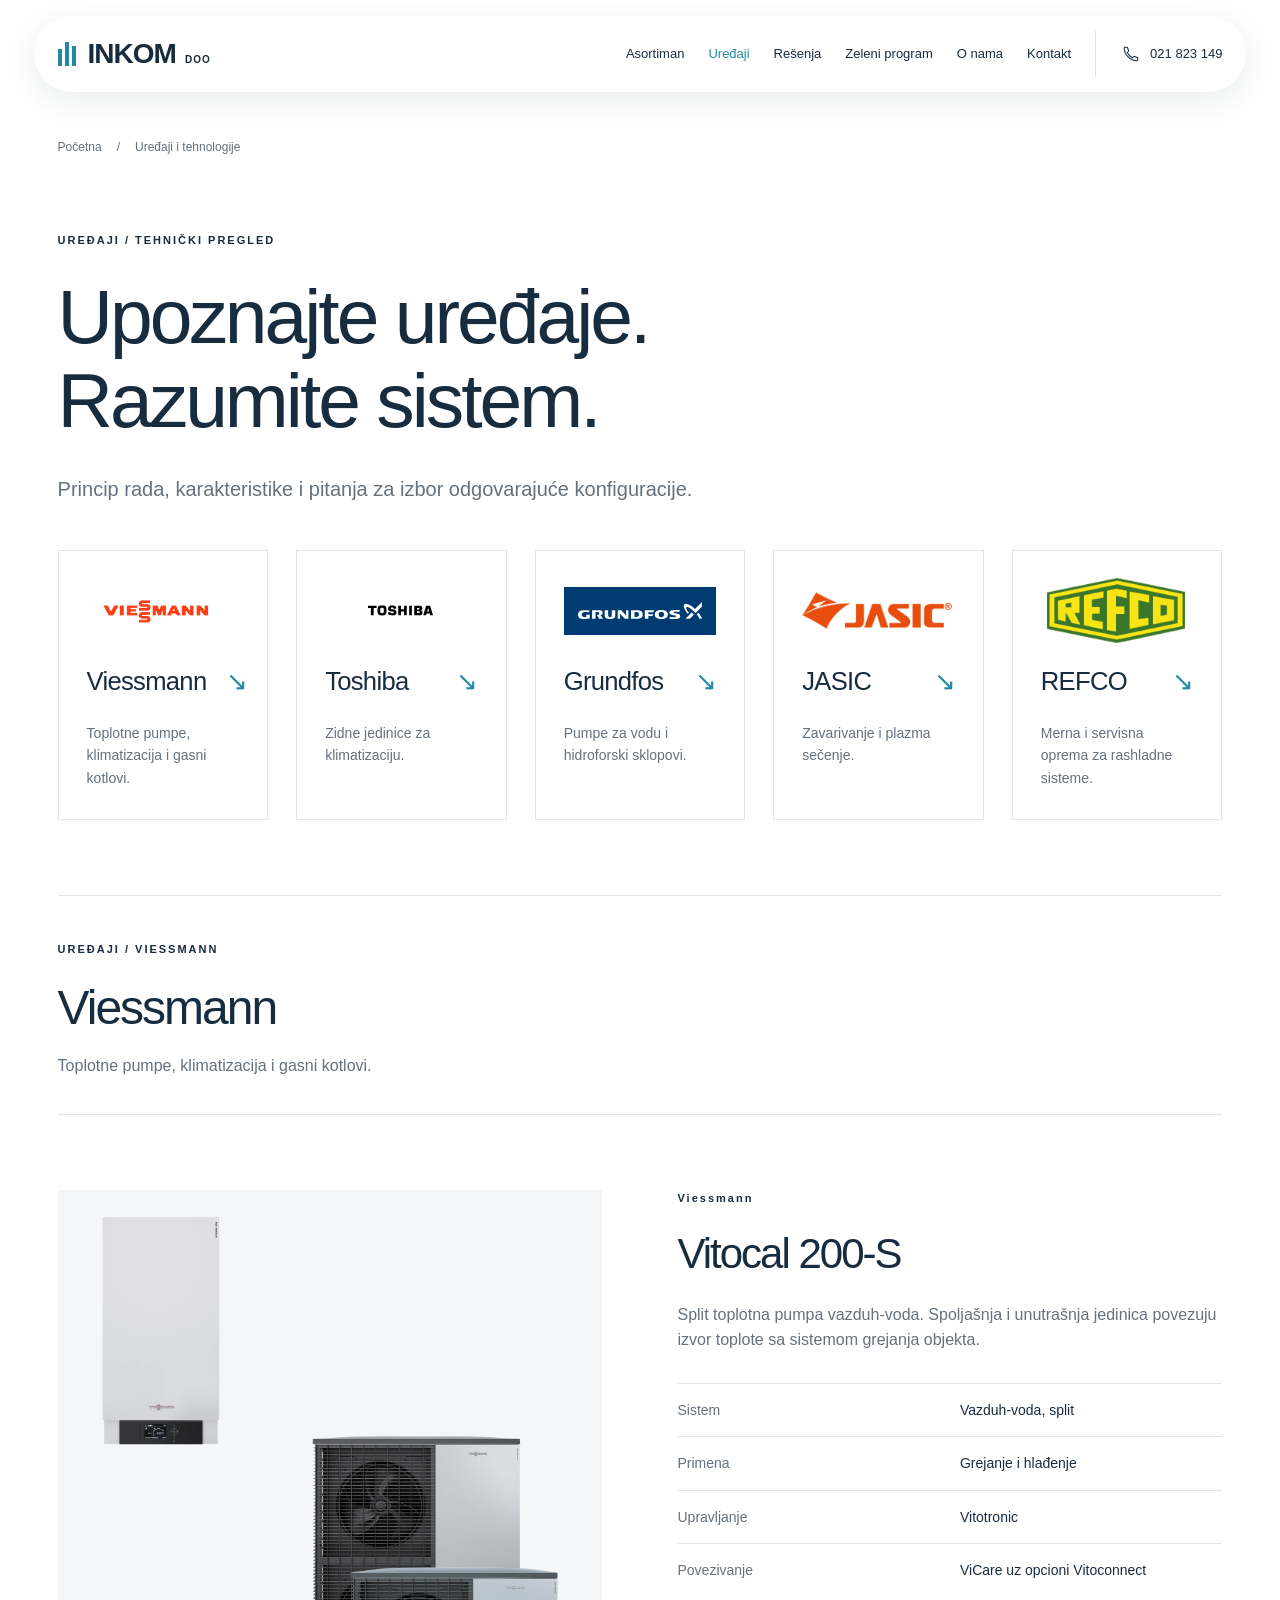
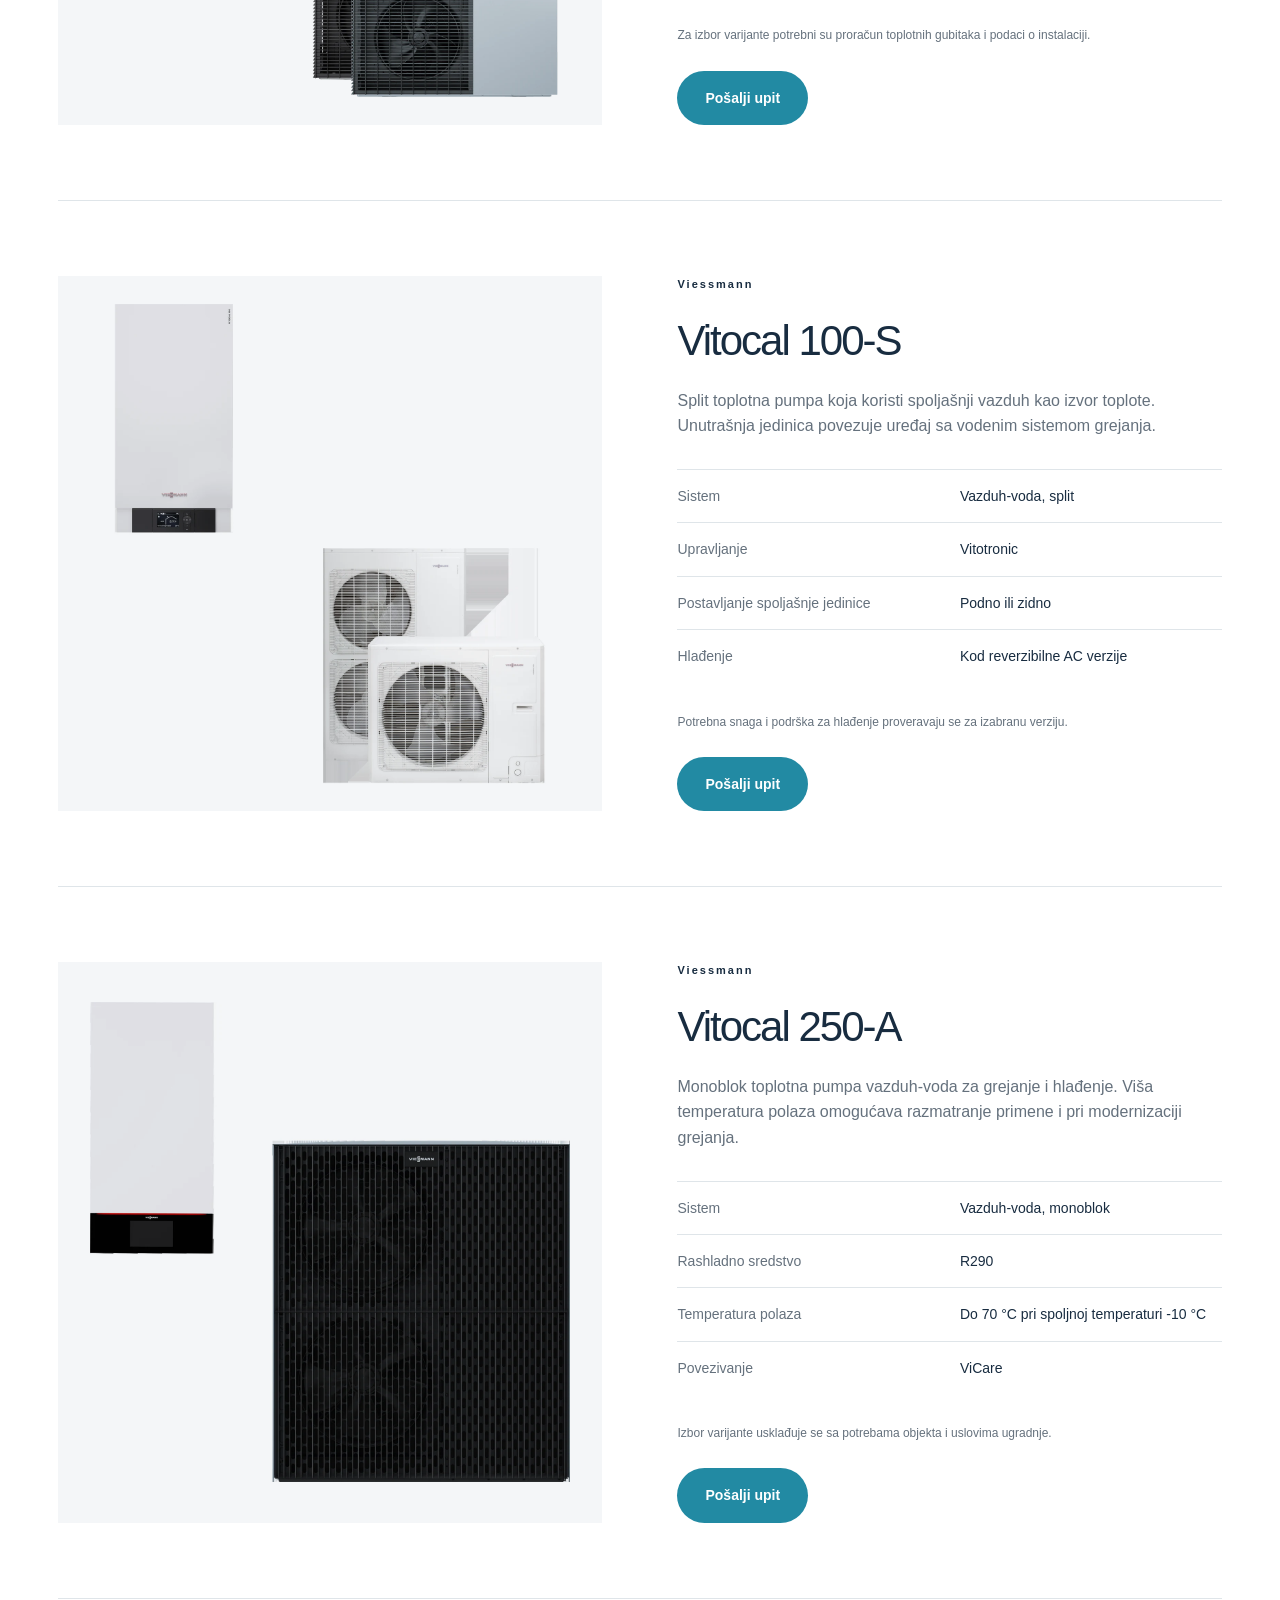
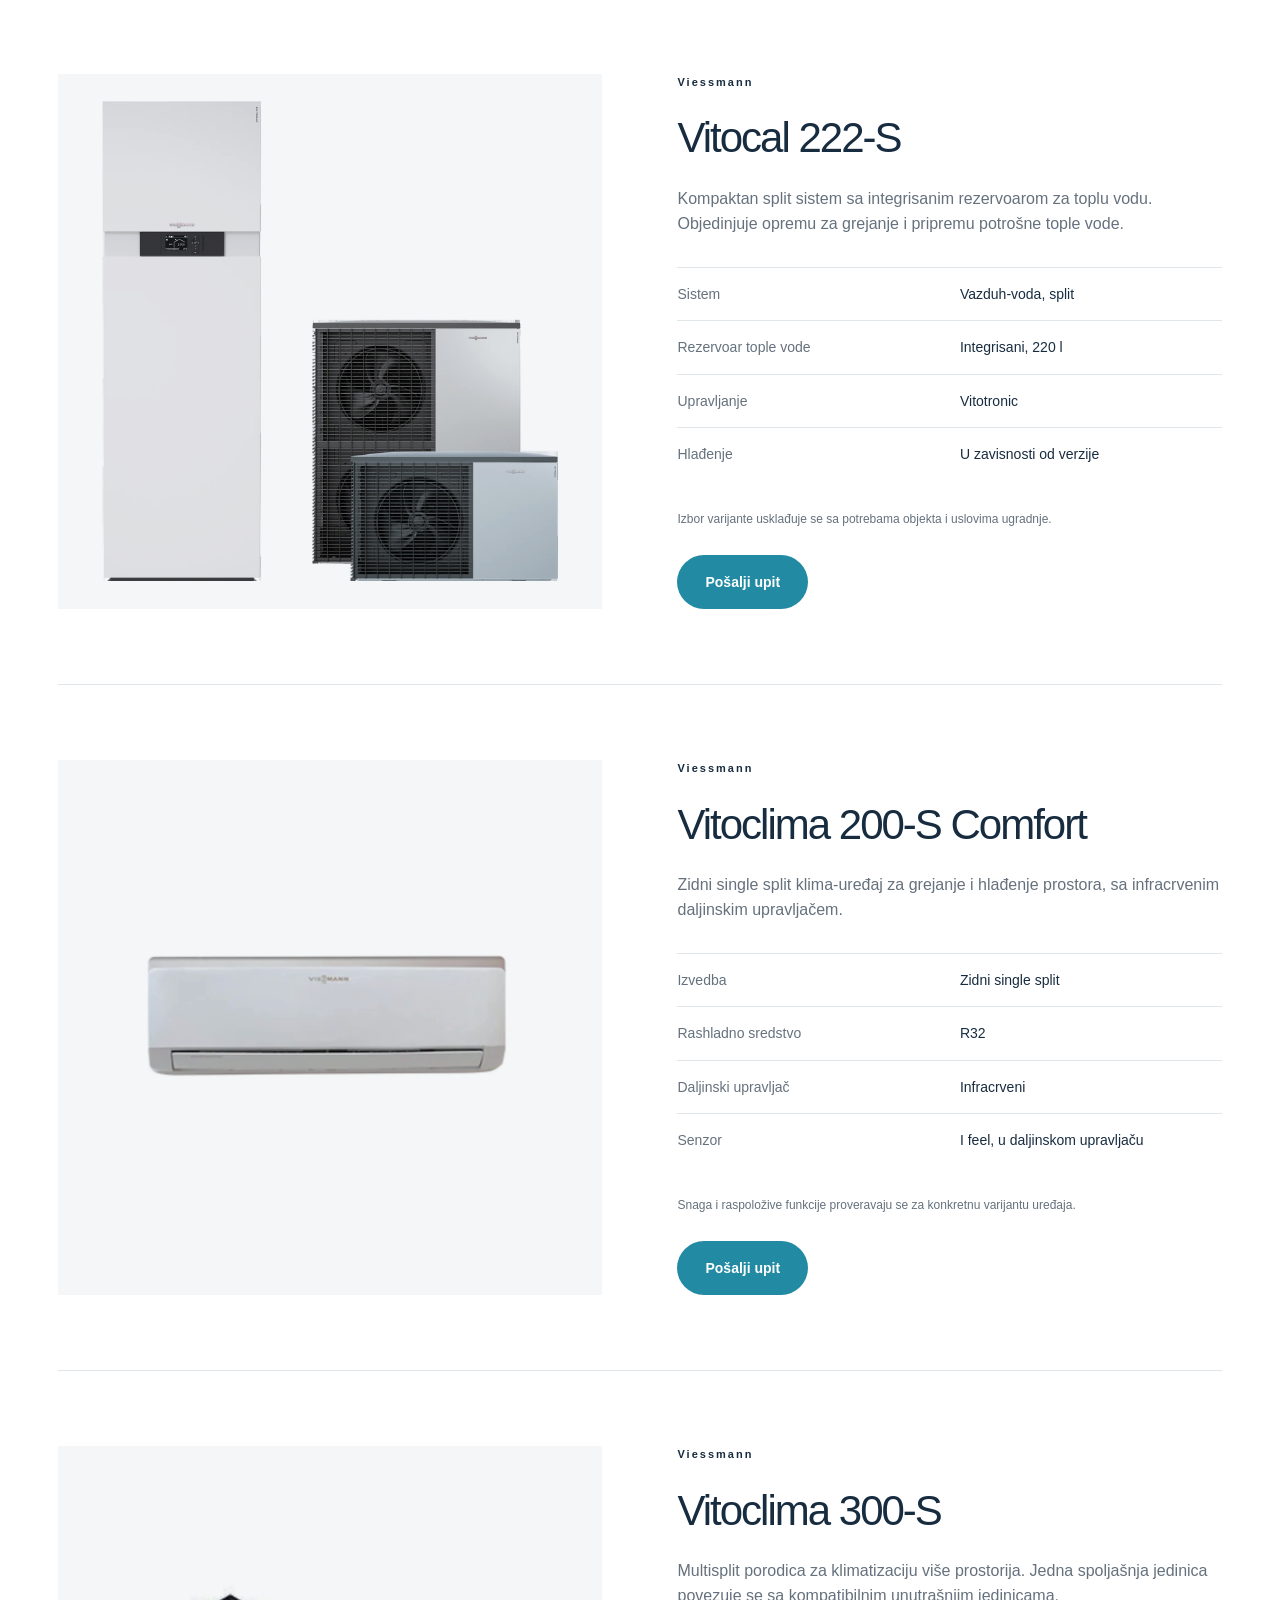
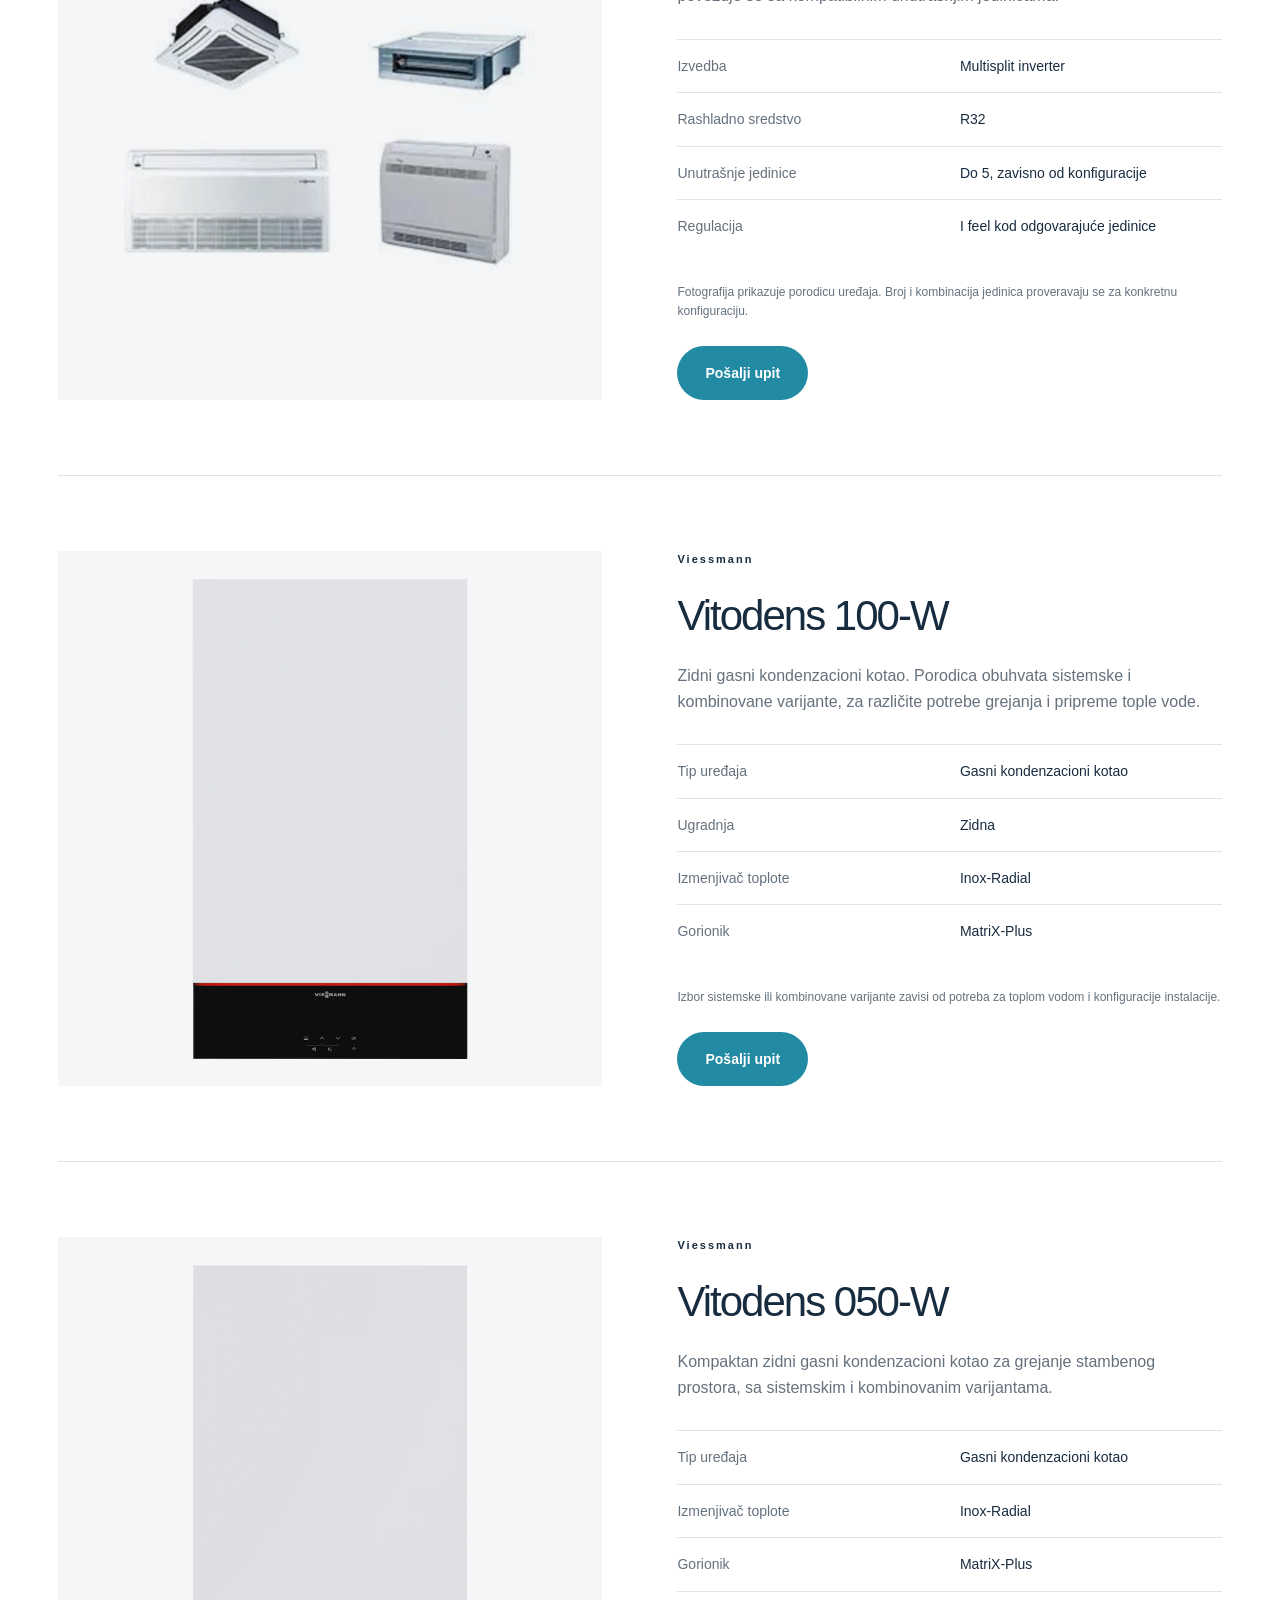
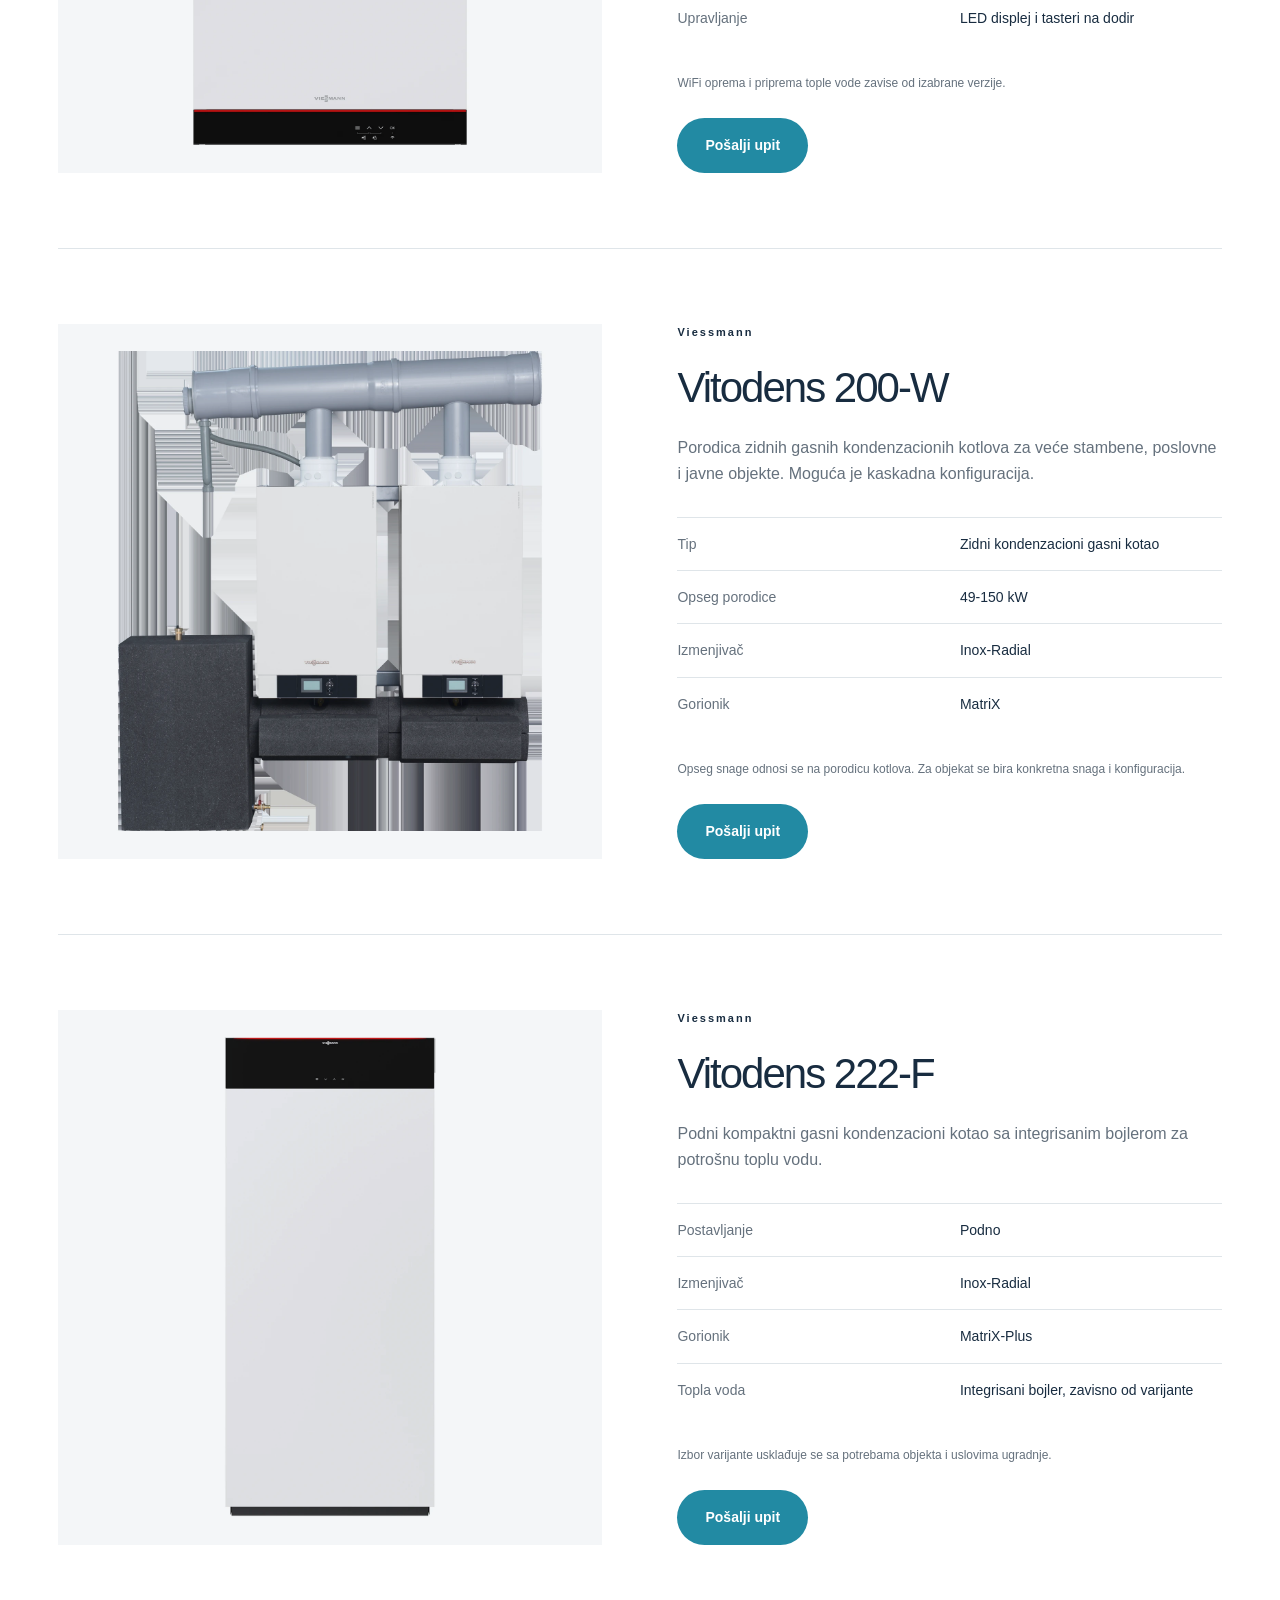
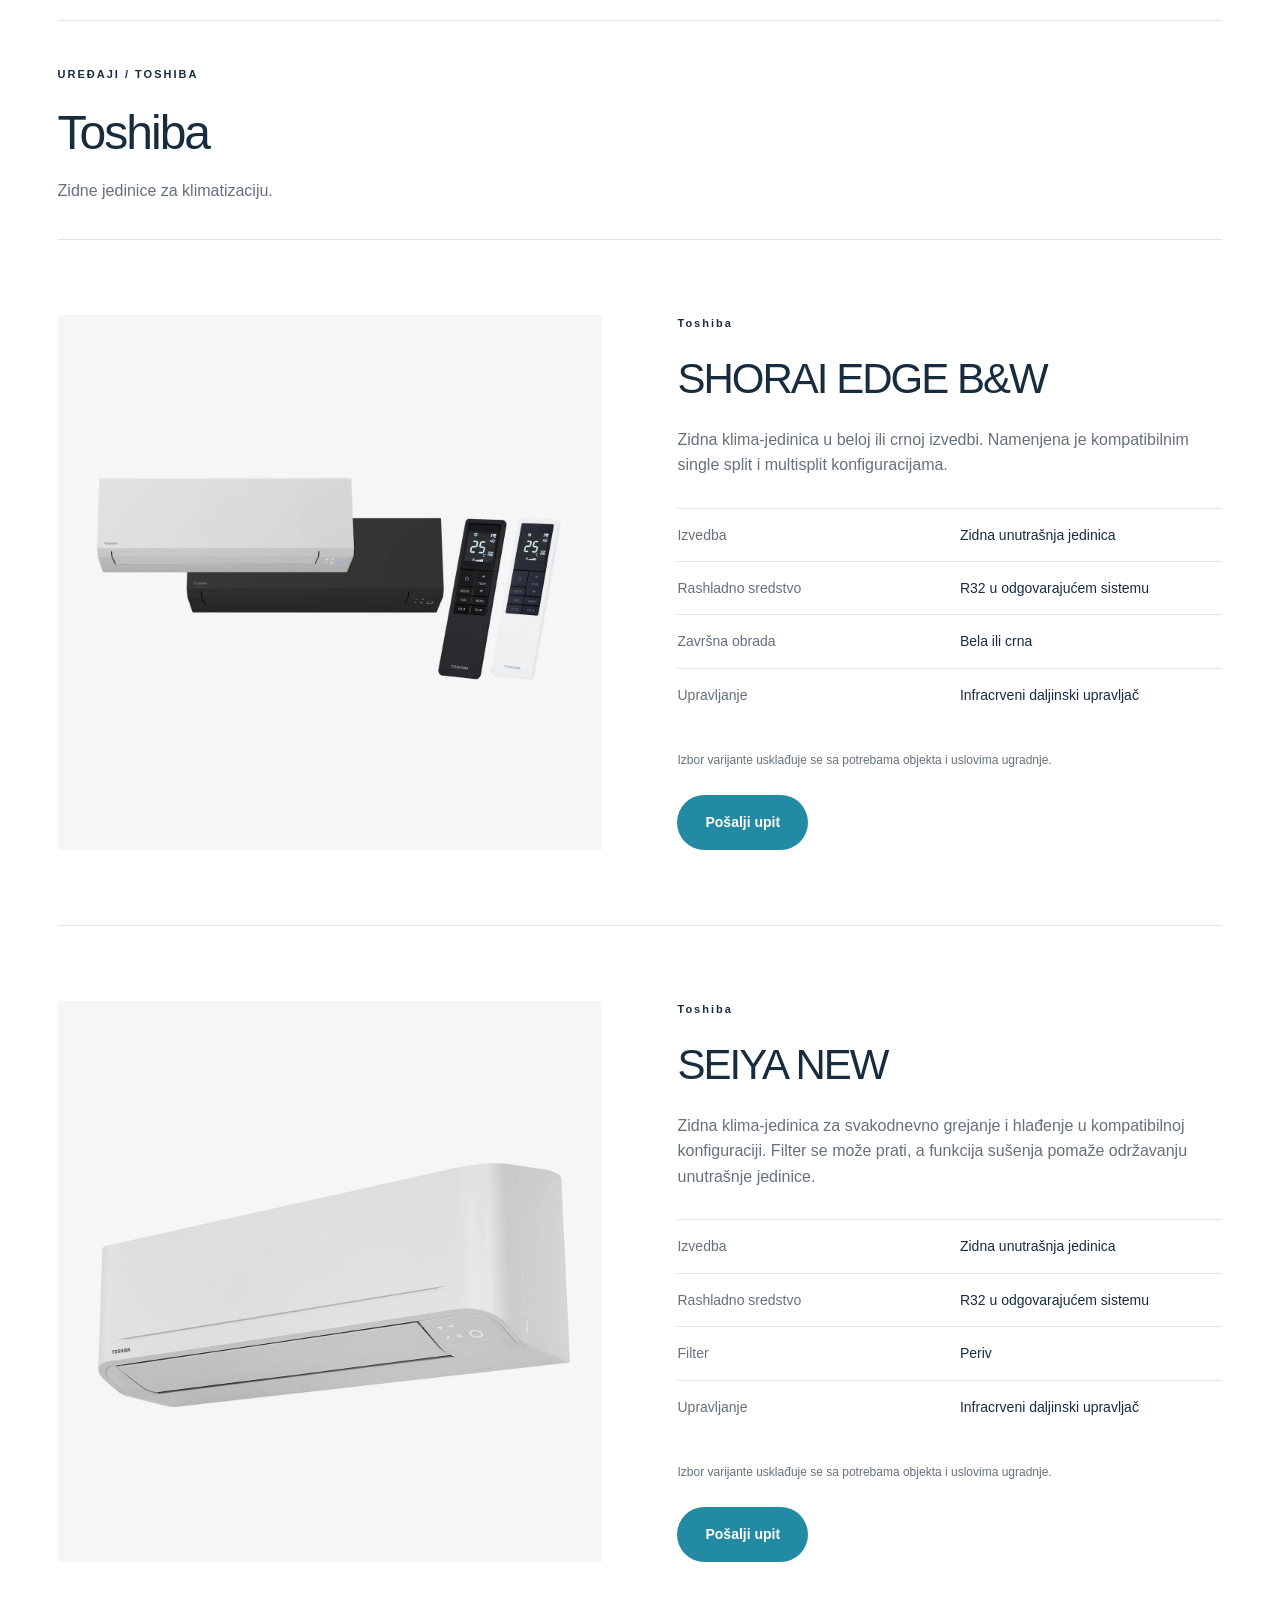
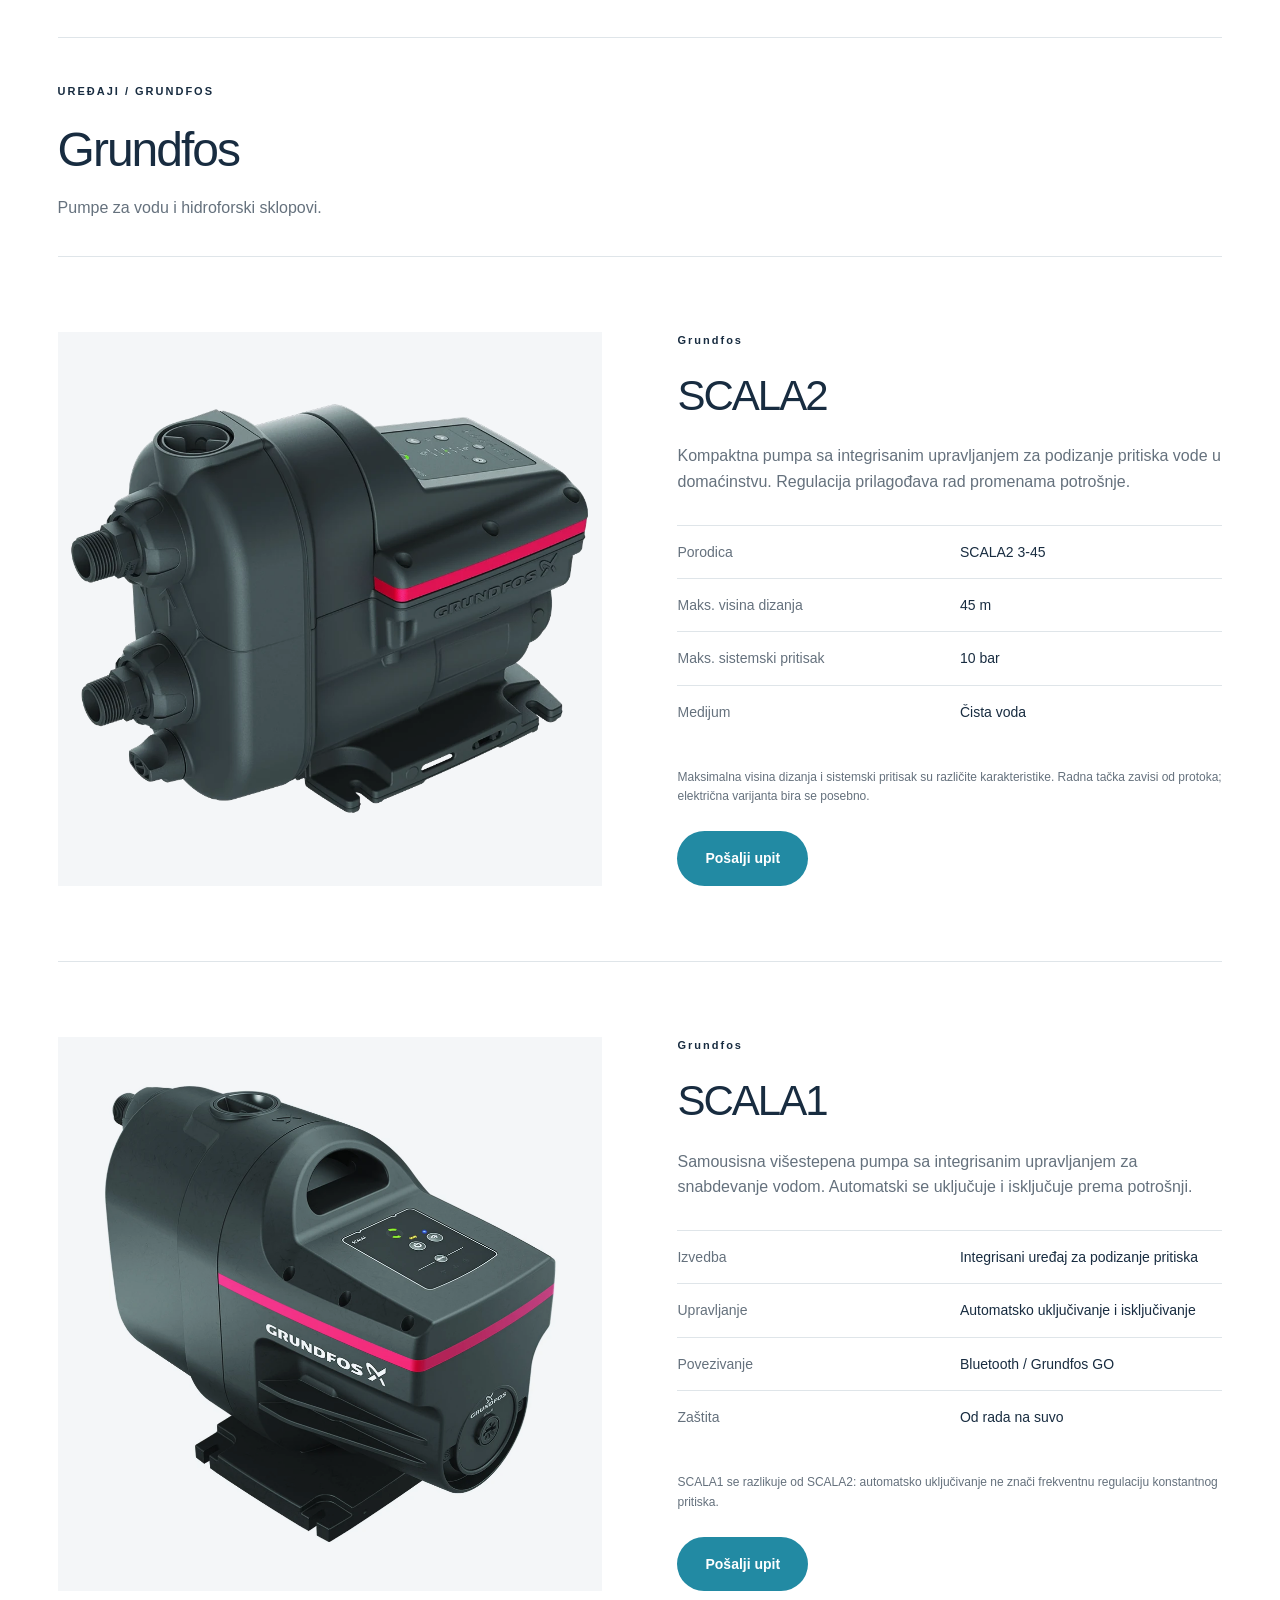
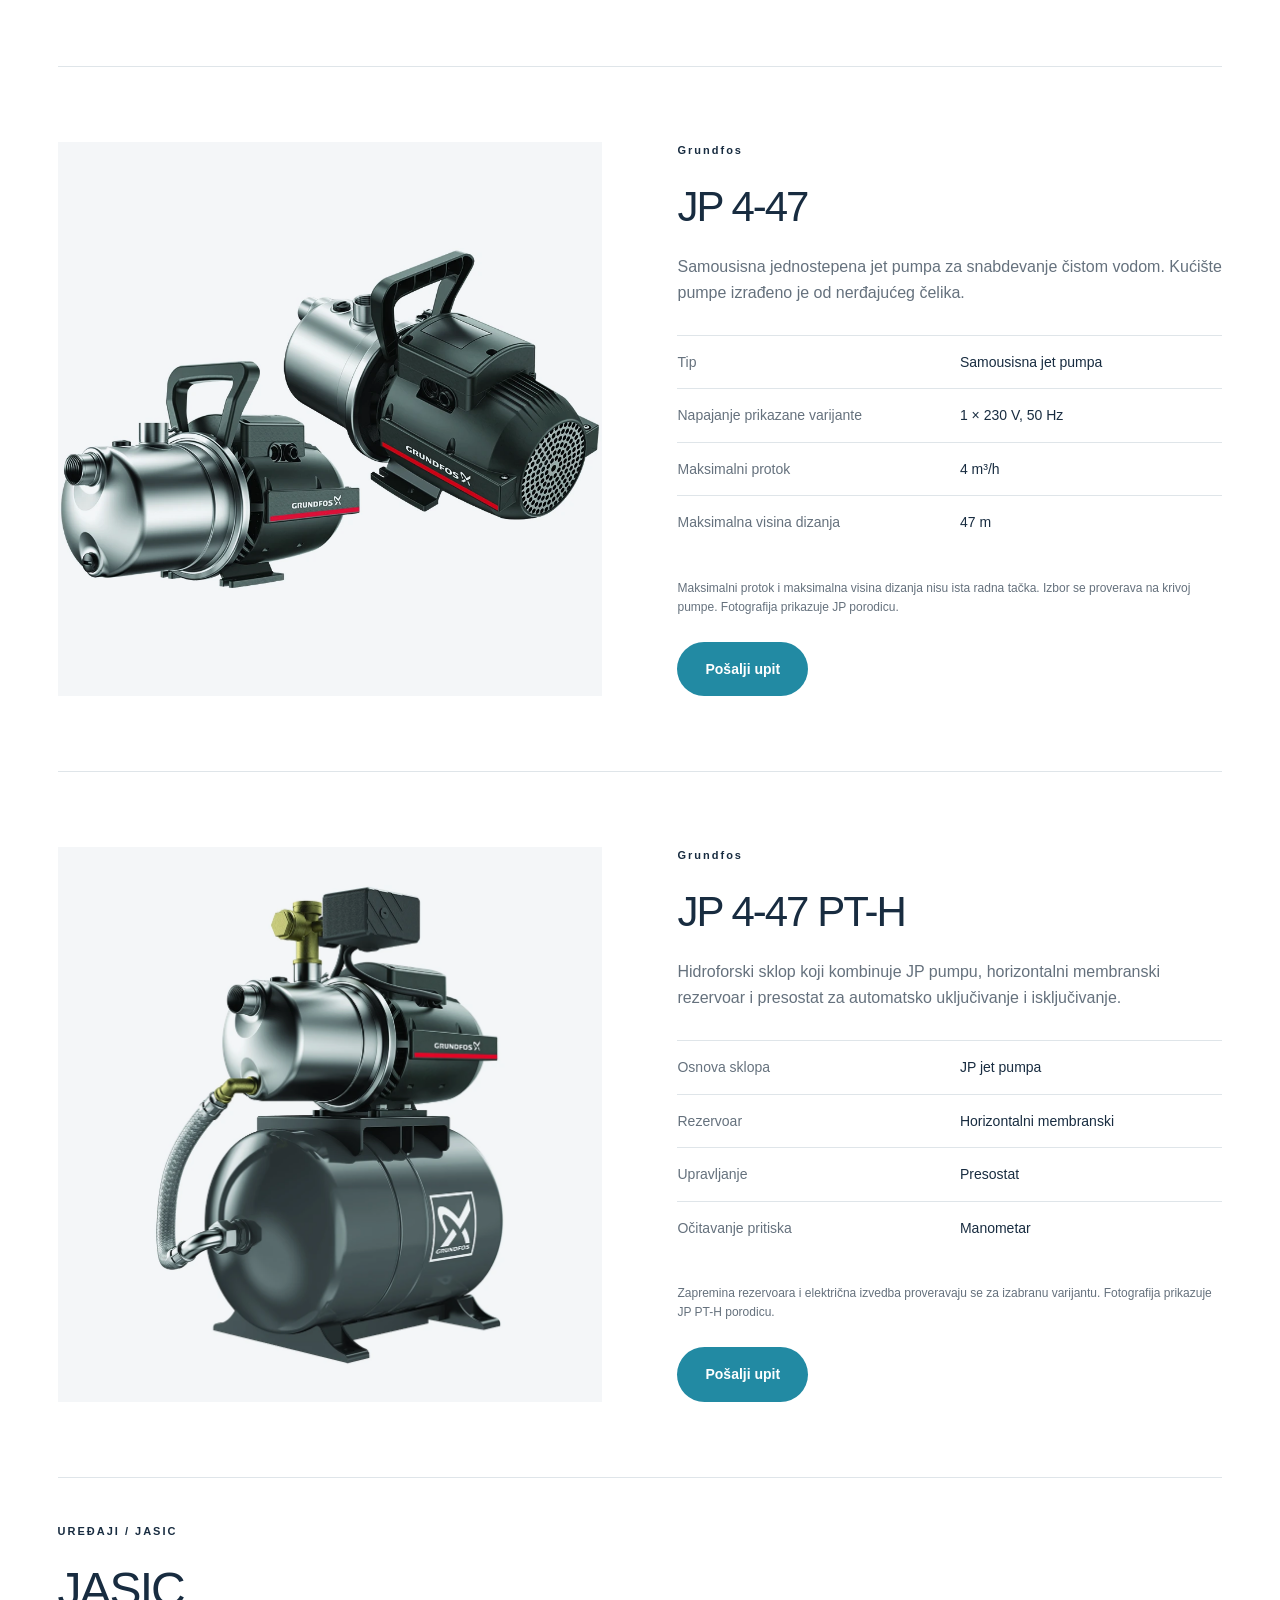
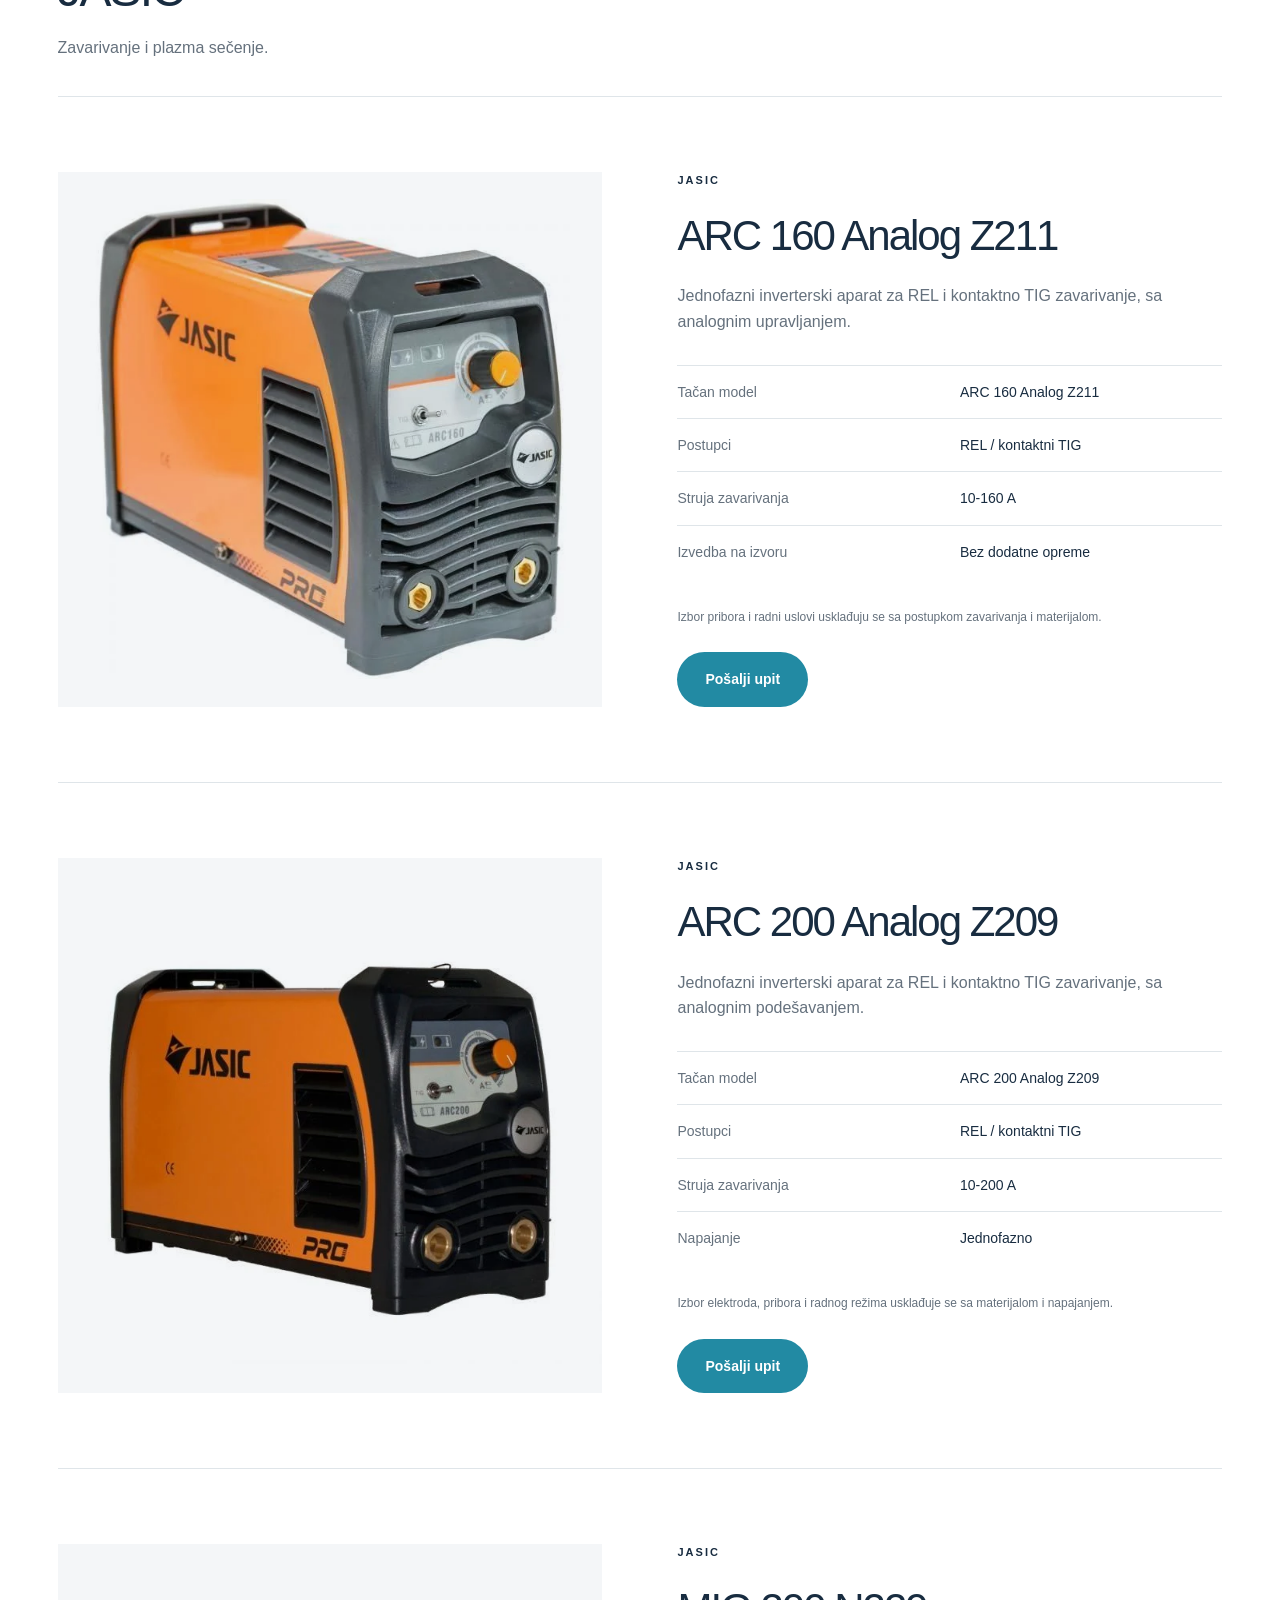
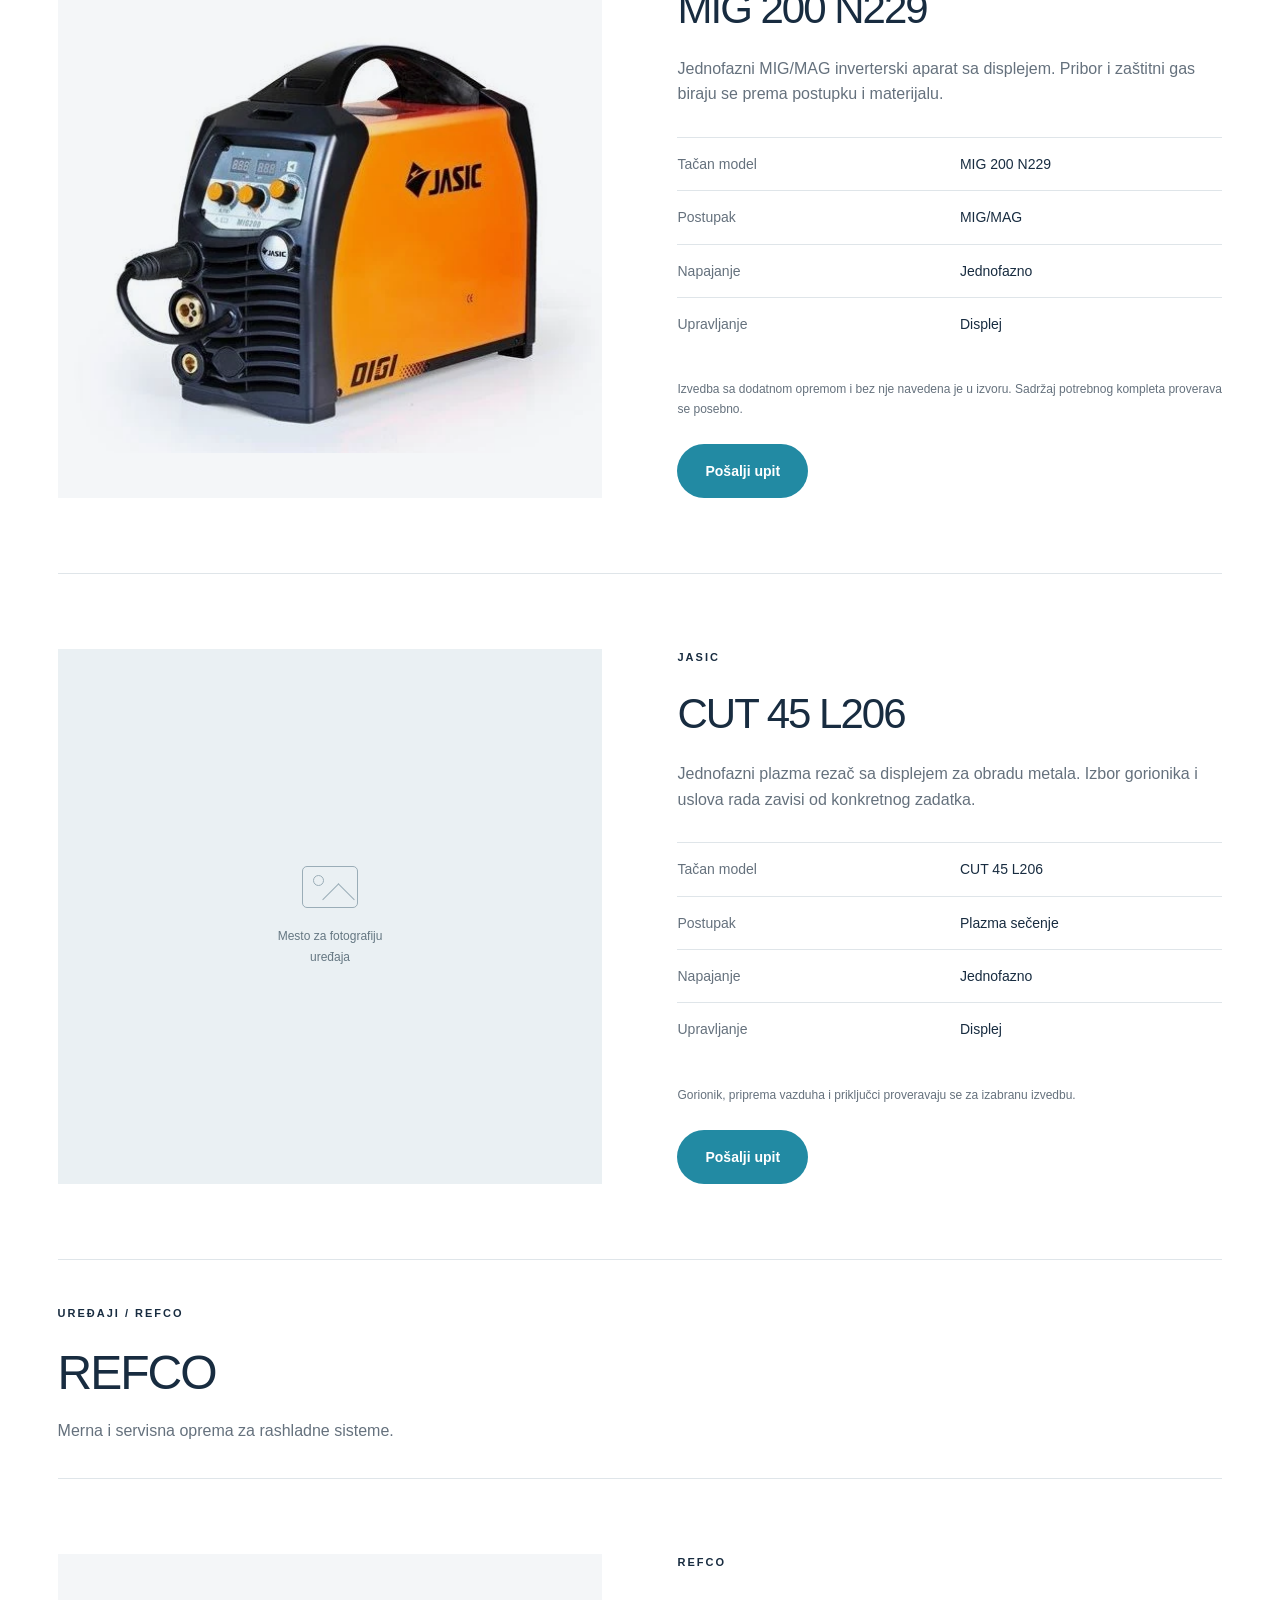
<file: proizvodi.html>
<!doctype html>
<html lang="sr-Latn">
<head>
  <meta charset="utf-8">
  <meta name="viewport" content="width=device-width, initial-scale=1">
  <meta name="robots" content="noindex, nofollow">
  <meta name="description" content="Dizajnerski predlog početne stranice INKOM DOO, Veternik. Oprema za grejanje, hlađenje, gasne instalacije i industriju.">
  <meta name="theme-color" content="#ffffff">
  <title>Uređaji i tehnologije - INKOM DOO | Predlog</title>
  <link rel="icon" href="assets/favicon.svg" type="image/svg+xml">
  <link rel="stylesheet" href="styles.css?v=20261029-32">
  <script src="app.js?v=20261029-32" defer></script>
</head>
<body class="internal-page">
  <a class="skip-link" href="#sadrzaj">Pređite na sadržaj</a>
  <header class="header">
    <div class="container header-inner">
      <a class="wordmark" href="index.html#pocetna" aria-label="INKOM DOO - početna"><span class="logo-symbol" aria-hidden="true"><b></b><b></b><b></b></span>INKOM<span class="doo">DOO</span></a>
      <button class="menu-toggle" type="button" aria-expanded="false" aria-controls="main-nav"><span>Meni</span><span class="menu-icon" aria-hidden="true"></span></button>
      <nav id="main-nav" class="main-nav" aria-label="Glavna navigacija">
        <a href="index.html#asortiman">Asortiman</a><a href="proizvodi.html" aria-current="page">Uređaji</a><a href="resenja.html">Rešenja</a><a href="zeleno-finansiranje.html">Zeleni program</a><a href="index.html#o-nama">O nama</a><a href="index.html#kontakt">Kontakt</a>
        <a class="nav-call" href="tel:+38121823149"><svg aria-hidden="true"><use href="assets/equipment.svg#phone"/></svg>021 823 149</a>
      </nav>
    </div>
  </header>
  <main id="sadrzaj">
<nav class="container breadcrumbs" aria-label="Putanja"><a href="index.html">Početna</a><span aria-hidden="true">/</span><span>Uređaji i tehnologije</span></nav><section class="container guide-hero catalog-hero"><p class="eyebrow">UREĐAJI / TEHNIČKI PREGLED</p><h1>Upoznajte uređaje.<br>Razumite sistem.</h1><p class="guide-lead">Princip rada, karakteristike i pitanja za izbor odgovarajuće konfiguracije.</p><nav class="catalog-brands" aria-label="Pregled uređaja po brendovima"><a class="catalog-brand catalog-brand-viessmann" href="#brend-viessmann"><div class="catalog-logo"><img src="assets/logos/viessmann.png" width="180" height="65" alt="Viessmann"></div><h2>Viessmann<span aria-hidden="true">↘</span></h2><p>Toplotne pumpe, klimatizacija i gasni kotlovi.</p></a><a class="catalog-brand catalog-brand-toshiba" href="#brend-toshiba"><div class="catalog-logo"><img src="assets/logos/toshiba.svg" width="180" height="65" alt="Toshiba"></div><h2>Toshiba<span aria-hidden="true">↘</span></h2><p>Zidne jedinice za klimatizaciju.</p></a><a class="catalog-brand catalog-brand-grundfos" href="#brend-grundfos"><div class="catalog-logo"><img src="assets/logos/grundfos.svg" width="180" height="65" alt="Grundfos"></div><h2>Grundfos<span aria-hidden="true">↘</span></h2><p>Pumpe za vodu i hidroforski sklopovi.</p></a><a class="catalog-brand catalog-brand-jasic" href="#brend-jasic"><div class="catalog-logo"><img src="assets/logos/jasic.png" width="180" height="65" alt="JASIC"></div><h2>JASIC<span aria-hidden="true">↘</span></h2><p>Zavarivanje i plazma sečenje.</p></a><a class="catalog-brand catalog-brand-refco" href="#brend-refco"><div class="catalog-logo"><img src="assets/logos/refco.png" width="180" height="65" alt="REFCO"></div><h2>REFCO<span aria-hidden="true">↘</span></h2><p>Merna i servisna oprema za rashladne sisteme.</p></a></nav></section><section class="brand-product-group" id="brend-viessmann" aria-labelledby="brand-title-viessmann"><div class="container catalog-group-heading"><p class="eyebrow">UREĐAJI / VIESSMANN</p><h2 id="brand-title-viessmann">Viessmann</h2><p>Toplotne pumpe, klimatizacija i gasni kotlovi.</p></div><section class="container product-detail" id="vitocal-200-s" aria-labelledby="title-vitocal-200-s"><div class="product-detail-visual"><img src="assets/photos/heat-pump.webp" alt="Viessmann Vitocal 200-S" width="1000" height="1000" loading="lazy" decoding="async"></div><div class="product-detail-copy"><p class="eyebrow">Viessmann</p><h2 id="title-vitocal-200-s">Vitocal 200-S</h2><p>Split toplotna pumpa vazduh-voda. Spoljašnja i unutrašnja jedinica povezuju izvor toplote sa sistemom grejanja objekta.</p><dl class="product-data"><div><dt>Sistem</dt><dd>Vazduh-voda, split</dd></div><div><dt>Primena</dt><dd>Grejanje i hlađenje</dd></div><div><dt>Upravljanje</dt><dd>Vitotronic</dd></div><div><dt>Povezivanje</dt><dd>ViCare uz opcioni Vitoconnect</dd></div></dl><p class="product-detail-note">Za izbor varijante potrebni su proračun toplotnih gubitaka i podaci o instalaciji.</p><a class="button button-primary" href="index.html#kontakt">Pošalji upit</a></div></section><section class="container product-detail" id="vitocal-100-s" aria-labelledby="title-vitocal-100-s"><div class="product-detail-visual"><img src="assets/photos/vitocal-100-s.webp" alt="Viessmann Vitocal 100-S" width="1000" height="1000" loading="lazy" decoding="async"></div><div class="product-detail-copy"><p class="eyebrow">Viessmann</p><h2 id="title-vitocal-100-s">Vitocal 100-S</h2><p>Split toplotna pumpa koja koristi spoljašnji vazduh kao izvor toplote. Unutrašnja jedinica povezuje uređaj sa vodenim sistemom grejanja.</p><dl class="product-data"><div><dt>Sistem</dt><dd>Vazduh-voda, split</dd></div><div><dt>Upravljanje</dt><dd>Vitotronic</dd></div><div><dt>Postavljanje spoljašnje jedinice</dt><dd>Podno ili zidno</dd></div><div><dt>Hlađenje</dt><dd>Kod reverzibilne AC verzije</dd></div></dl><p class="product-detail-note">Potrebna snaga i podrška za hlađenje proveravaju se za izabranu verziju.</p><a class="button button-primary" href="index.html#kontakt">Pošalji upit</a></div></section><section class="container product-detail" id="vitocal-250-a" aria-labelledby="title-vitocal-250-a"><div class="product-detail-visual"><img src="assets/photos/vitocal-250-a.webp" alt="Viessmann Vitocal 250-A" width="1000" height="1000" loading="lazy" decoding="async"></div><div class="product-detail-copy"><p class="eyebrow">Viessmann</p><h2 id="title-vitocal-250-a">Vitocal 250-A</h2><p>Monoblok toplotna pumpa vazduh-voda za grejanje i hlađenje. Viša temperatura polaza omogućava razmatranje primene i pri modernizaciji grejanja.</p><dl class="product-data"><div><dt>Sistem</dt><dd>Vazduh-voda, monoblok</dd></div><div><dt>Rashladno sredstvo</dt><dd>R290</dd></div><div><dt>Temperatura polaza</dt><dd>Do 70 °C pri spoljnoj temperaturi -10 °C</dd></div><div><dt>Povezivanje</dt><dd>ViCare</dd></div></dl><p class="product-detail-note">Izbor varijante usklađuje se sa potrebama objekta i uslovima ugradnje.</p><a class="button button-primary" href="index.html#kontakt">Pošalji upit</a></div></section><section class="container product-detail" id="vitocal-222-s" aria-labelledby="title-vitocal-222-s"><div class="product-detail-visual"><img src="assets/photos/vitocal-222-s.webp" alt="Viessmann Vitocal 222-S" width="1000" height="1000" loading="lazy" decoding="async"></div><div class="product-detail-copy"><p class="eyebrow">Viessmann</p><h2 id="title-vitocal-222-s">Vitocal 222-S</h2><p>Kompaktan split sistem sa integrisanim rezervoarom za toplu vodu. Objedinjuje opremu za grejanje i pripremu potrošne tople vode.</p><dl class="product-data"><div><dt>Sistem</dt><dd>Vazduh-voda, split</dd></div><div><dt>Rezervoar tople vode</dt><dd>Integrisani, 220 l</dd></div><div><dt>Upravljanje</dt><dd>Vitotronic</dd></div><div><dt>Hlađenje</dt><dd>U zavisnosti od verzije</dd></div></dl><p class="product-detail-note">Izbor varijante usklađuje se sa potrebama objekta i uslovima ugradnje.</p><a class="button button-primary" href="index.html#kontakt">Pošalji upit</a></div></section><section class="container product-detail" id="vitoclima-200-s" aria-labelledby="title-vitoclima-200-s"><div class="product-detail-visual"><img src="assets/photos/air-conditioner.webp" alt="Viessmann Vitoclima 200-S Comfort" width="1000" height="1000" loading="lazy" decoding="async"></div><div class="product-detail-copy"><p class="eyebrow">Viessmann</p><h2 id="title-vitoclima-200-s">Vitoclima 200-S Comfort</h2><p>Zidni single split klima-uređaj za grejanje i hlađenje prostora, sa infracrvenim daljinskim upravljačem.</p><dl class="product-data"><div><dt>Izvedba</dt><dd>Zidni single split</dd></div><div><dt>Rashladno sredstvo</dt><dd>R32</dd></div><div><dt>Daljinski upravljač</dt><dd>Infracrveni</dd></div><div><dt>Senzor</dt><dd>I feel, u daljinskom upravljaču</dd></div></dl><p class="product-detail-note">Snaga i raspoložive funkcije proveravaju se za konkretnu varijantu uređaja.</p><a class="button button-primary" href="index.html#kontakt">Pošalji upit</a></div></section><section class="container product-detail" id="vitoclima-300-s" aria-labelledby="title-vitoclima-300-s"><div class="product-detail-visual"><img src="assets/photos/vitoclima-300-s.webp" alt="Viessmann Vitoclima 300-S" width="1000" height="1000" loading="lazy" decoding="async"></div><div class="product-detail-copy"><p class="eyebrow">Viessmann</p><h2 id="title-vitoclima-300-s">Vitoclima 300-S</h2><p>Multisplit porodica za klimatizaciju više prostorija. Jedna spoljašnja jedinica povezuje se sa kompatibilnim unutrašnjim jedinicama.</p><dl class="product-data"><div><dt>Izvedba</dt><dd>Multisplit inverter</dd></div><div><dt>Rashladno sredstvo</dt><dd>R32</dd></div><div><dt>Unutrašnje jedinice</dt><dd>Do 5, zavisno od konfiguracije</dd></div><div><dt>Regulacija</dt><dd>I feel kod odgovarajuće jedinice</dd></div></dl><p class="product-detail-note">Fotografija prikazuje porodicu uređaja. Broj i kombinacija jedinica proveravaju se za konkretnu konfiguraciju.</p><a class="button button-primary" href="index.html#kontakt">Pošalji upit</a></div></section><section class="container product-detail" id="vitodens-100-w" aria-labelledby="title-vitodens-100-w"><div class="product-detail-visual"><img src="assets/photos/boiler.webp" alt="Viessmann Vitodens 100-W" width="1000" height="1000" loading="lazy" decoding="async"></div><div class="product-detail-copy"><p class="eyebrow">Viessmann</p><h2 id="title-vitodens-100-w">Vitodens 100-W</h2><p>Zidni gasni kondenzacioni kotao. Porodica obuhvata sistemske i kombinovane varijante, za različite potrebe grejanja i pripreme tople vode.</p><dl class="product-data"><div><dt>Tip uređaja</dt><dd>Gasni kondenzacioni kotao</dd></div><div><dt>Ugradnja</dt><dd>Zidna</dd></div><div><dt>Izmenjivač toplote</dt><dd>Inox-Radial</dd></div><div><dt>Gorionik</dt><dd>MatriX-Plus</dd></div></dl><p class="product-detail-note">Izbor sistemske ili kombinovane varijante zavisi od potreba za toplom vodom i konfiguracije instalacije.</p><a class="button button-primary" href="index.html#kontakt">Pošalji upit</a></div></section><section class="container product-detail" id="vitodens-050-w" aria-labelledby="title-vitodens-050-w"><div class="product-detail-visual"><img src="assets/photos/vitodens-050-w.webp" alt="Viessmann Vitodens 050-W" width="1000" height="1000" loading="lazy" decoding="async"></div><div class="product-detail-copy"><p class="eyebrow">Viessmann</p><h2 id="title-vitodens-050-w">Vitodens 050-W</h2><p>Kompaktan zidni gasni kondenzacioni kotao za grejanje stambenog prostora, sa sistemskim i kombinovanim varijantama.</p><dl class="product-data"><div><dt>Tip uređaja</dt><dd>Gasni kondenzacioni kotao</dd></div><div><dt>Izmenjivač toplote</dt><dd>Inox-Radial</dd></div><div><dt>Gorionik</dt><dd>MatriX-Plus</dd></div><div><dt>Upravljanje</dt><dd>LED displej i tasteri na dodir</dd></div></dl><p class="product-detail-note">WiFi oprema i priprema tople vode zavise od izabrane verzije.</p><a class="button button-primary" href="index.html#kontakt">Pošalji upit</a></div></section><section class="container product-detail" id="vitodens-200-w" aria-labelledby="title-vitodens-200-w"><div class="product-detail-visual"><img src="assets/photos/vitodens-200-w.webp" alt="Viessmann Vitodens 200-W" width="1000" height="1000" loading="lazy" decoding="async"></div><div class="product-detail-copy"><p class="eyebrow">Viessmann</p><h2 id="title-vitodens-200-w">Vitodens 200-W</h2><p>Porodica zidnih gasnih kondenzacionih kotlova za veće stambene, poslovne i javne objekte. Moguća je kaskadna konfiguracija.</p><dl class="product-data"><div><dt>Tip</dt><dd>Zidni kondenzacioni gasni kotao</dd></div><div><dt>Opseg porodice</dt><dd>49-150 kW</dd></div><div><dt>Izmenjivač</dt><dd>Inox-Radial</dd></div><div><dt>Gorionik</dt><dd>MatriX</dd></div></dl><p class="product-detail-note">Opseg snage odnosi se na porodicu kotlova. Za objekat se bira konkretna snaga i konfiguracija.</p><a class="button button-primary" href="index.html#kontakt">Pošalji upit</a></div></section><section class="container product-detail" id="vitodens-222-f" aria-labelledby="title-vitodens-222-f"><div class="product-detail-visual"><img src="assets/photos/vitodens-222-f.webp" alt="Viessmann Vitodens 222-F" width="1000" height="1000" loading="lazy" decoding="async"></div><div class="product-detail-copy"><p class="eyebrow">Viessmann</p><h2 id="title-vitodens-222-f">Vitodens 222-F</h2><p>Podni kompaktni gasni kondenzacioni kotao sa integrisanim bojlerom za potrošnu toplu vodu.</p><dl class="product-data"><div><dt>Postavljanje</dt><dd>Podno</dd></div><div><dt>Izmenjivač</dt><dd>Inox-Radial</dd></div><div><dt>Gorionik</dt><dd>MatriX-Plus</dd></div><div><dt>Topla voda</dt><dd>Integrisani bojler, zavisno od varijante</dd></div></dl><p class="product-detail-note">Izbor varijante usklađuje se sa potrebama objekta i uslovima ugradnje.</p><a class="button button-primary" href="index.html#kontakt">Pošalji upit</a></div></section></section><section class="brand-product-group" id="brend-toshiba" aria-labelledby="brand-title-toshiba"><div class="container catalog-group-heading"><p class="eyebrow">UREĐAJI / TOSHIBA</p><h2 id="brand-title-toshiba">Toshiba</h2><p>Zidne jedinice za klimatizaciju.</p></div><section class="container product-detail" id="toshiba-shorai-edge" aria-labelledby="title-toshiba-shorai-edge"><div class="product-detail-visual"><img src="assets/photos/toshiba-shorai-edge.webp" alt="Toshiba SHORAI EDGE B&amp;W" width="1000" height="1000" loading="lazy" decoding="async"></div><div class="product-detail-copy"><p class="eyebrow">Toshiba</p><h2 id="title-toshiba-shorai-edge">SHORAI EDGE B&amp;W</h2><p>Zidna klima-jedinica u beloj ili crnoj izvedbi. Namenjena je kompatibilnim single split i multisplit konfiguracijama.</p><dl class="product-data"><div><dt>Izvedba</dt><dd>Zidna unutrašnja jedinica</dd></div><div><dt>Rashladno sredstvo</dt><dd>R32 u odgovarajućem sistemu</dd></div><div><dt>Završna obrada</dt><dd>Bela ili crna</dd></div><div><dt>Upravljanje</dt><dd>Infracrveni daljinski upravljač</dd></div></dl><p class="product-detail-note">Izbor varijante usklađuje se sa potrebama objekta i uslovima ugradnje.</p><a class="button button-primary" href="index.html#kontakt">Pošalji upit</a></div></section><section class="container product-detail" id="toshiba-seiya-new" aria-labelledby="title-toshiba-seiya-new"><div class="product-detail-visual"><img src="assets/photos/toshiba-seiya-new.webp" alt="Toshiba SEIYA NEW" width="1000" height="1000" loading="lazy" decoding="async"></div><div class="product-detail-copy"><p class="eyebrow">Toshiba</p><h2 id="title-toshiba-seiya-new">SEIYA NEW</h2><p>Zidna klima-jedinica za svakodnevno grejanje i hlađenje u kompatibilnoj konfiguraciji. Filter se može prati, a funkcija sušenja pomaže održavanju unutrašnje jedinice.</p><dl class="product-data"><div><dt>Izvedba</dt><dd>Zidna unutrašnja jedinica</dd></div><div><dt>Rashladno sredstvo</dt><dd>R32 u odgovarajućem sistemu</dd></div><div><dt>Filter</dt><dd>Periv</dd></div><div><dt>Upravljanje</dt><dd>Infracrveni daljinski upravljač</dd></div></dl><p class="product-detail-note">Izbor varijante usklađuje se sa potrebama objekta i uslovima ugradnje.</p><a class="button button-primary" href="index.html#kontakt">Pošalji upit</a></div></section></section><section class="brand-product-group" id="brend-grundfos" aria-labelledby="brand-title-grundfos"><div class="container catalog-group-heading"><p class="eyebrow">UREĐAJI / GRUNDFOS</p><h2 id="brand-title-grundfos">Grundfos</h2><p>Pumpe za vodu i hidroforski sklopovi.</p></div><section class="container product-detail" id="scala2" aria-labelledby="title-scala2"><div class="product-detail-visual"><img src="assets/photos/water-pump.webp" alt="Grundfos SCALA2" width="1000" height="1000" loading="lazy" decoding="async"></div><div class="product-detail-copy"><p class="eyebrow">Grundfos</p><h2 id="title-scala2">SCALA2</h2><p>Kompaktna pumpa sa integrisanim upravljanjem za podizanje pritiska vode u domaćinstvu. Regulacija prilagođava rad promenama potrošnje.</p><dl class="product-data"><div><dt>Porodica</dt><dd>SCALA2 3-45</dd></div><div><dt>Maks. visina dizanja</dt><dd>45 m</dd></div><div><dt>Maks. sistemski pritisak</dt><dd>10 bar</dd></div><div><dt>Medijum</dt><dd>Čista voda</dd></div></dl><p class="product-detail-note">Maksimalna visina dizanja i sistemski pritisak su različite karakteristike. Radna tačka zavisi od protoka; električna varijanta bira se posebno.</p><a class="button button-primary" href="index.html#kontakt">Pošalji upit</a></div></section><section class="container product-detail" id="scala1" aria-labelledby="title-scala1"><div class="product-detail-visual"><img src="assets/photos/grundfos-scala1.webp" alt="Grundfos SCALA1" width="1000" height="1000" loading="lazy" decoding="async"></div><div class="product-detail-copy"><p class="eyebrow">Grundfos</p><h2 id="title-scala1">SCALA1</h2><p>Samousisna višestepena pumpa sa integrisanim upravljanjem za snabdevanje vodom. Automatski se uključuje i isključuje prema potrošnji.</p><dl class="product-data"><div><dt>Izvedba</dt><dd>Integrisani uređaj za podizanje pritiska</dd></div><div><dt>Upravljanje</dt><dd>Automatsko uključivanje i isključivanje</dd></div><div><dt>Povezivanje</dt><dd>Bluetooth / Grundfos GO</dd></div><div><dt>Zaštita</dt><dd>Od rada na suvo</dd></div></dl><p class="product-detail-note">SCALA1 se razlikuje od SCALA2: automatsko uključivanje ne znači frekventnu regulaciju konstantnog pritiska.</p><a class="button button-primary" href="index.html#kontakt">Pošalji upit</a></div></section><section class="container product-detail" id="jp-4-47" aria-labelledby="title-jp-4-47"><div class="product-detail-visual"><img src="assets/photos/grundfos-jp.webp" alt="Grundfos JP 4-47" width="1000" height="1000" loading="lazy" decoding="async"></div><div class="product-detail-copy"><p class="eyebrow">Grundfos</p><h2 id="title-jp-4-47">JP 4-47</h2><p>Samousisna jednostepena jet pumpa za snabdevanje čistom vodom. Kućište pumpe izrađeno je od nerđajućeg čelika.</p><dl class="product-data"><div><dt>Tip</dt><dd>Samousisna jet pumpa</dd></div><div><dt>Napajanje prikazane varijante</dt><dd>1 × 230 V, 50 Hz</dd></div><div><dt>Maksimalni protok</dt><dd>4 m³/h</dd></div><div><dt>Maksimalna visina dizanja</dt><dd>47 m</dd></div></dl><p class="product-detail-note">Maksimalni protok i maksimalna visina dizanja nisu ista radna tačka. Izbor se proverava na krivoj pumpe. Fotografija prikazuje JP porodicu.</p><a class="button button-primary" href="index.html#kontakt">Pošalji upit</a></div></section><section class="container product-detail" id="jp-4-47-pt-h" aria-labelledby="title-jp-4-47-pt-h"><div class="product-detail-visual"><img src="assets/photos/grundfos-jp-pt-h.webp" alt="Grundfos JP 4-47 PT-H" width="1000" height="1000" loading="lazy" decoding="async"></div><div class="product-detail-copy"><p class="eyebrow">Grundfos</p><h2 id="title-jp-4-47-pt-h">JP 4-47 PT-H</h2><p>Hidroforski sklop koji kombinuje JP pumpu, horizontalni membranski rezervoar i presostat za automatsko uključivanje i isključivanje.</p><dl class="product-data"><div><dt>Osnova sklopa</dt><dd>JP jet pumpa</dd></div><div><dt>Rezervoar</dt><dd>Horizontalni membranski</dd></div><div><dt>Upravljanje</dt><dd>Presostat</dd></div><div><dt>Očitavanje pritiska</dt><dd>Manometar</dd></div></dl><p class="product-detail-note">Zapremina rezervoara i električna izvedba proveravaju se za izabranu varijantu. Fotografija prikazuje JP PT-H porodicu.</p><a class="button button-primary" href="index.html#kontakt">Pošalji upit</a></div></section></section><section class="brand-product-group" id="brend-jasic" aria-labelledby="brand-title-jasic"><div class="container catalog-group-heading"><p class="eyebrow">UREĐAJI / JASIC</p><h2 id="brand-title-jasic">JASIC</h2><p>Zavarivanje i plazma sečenje.</p></div><section class="container product-detail" id="jasic-arc-160" aria-labelledby="title-jasic-arc-160"><div class="product-detail-visual"><img src="assets/photos/welding.webp" alt="JASIC ARC 160 Analog Z211" width="1000" height="1000" loading="lazy" decoding="async"></div><div class="product-detail-copy"><p class="eyebrow">JASIC</p><h2 id="title-jasic-arc-160">ARC 160 Analog Z211</h2><p>Jednofazni inverterski aparat za REL i kontaktno TIG zavarivanje, sa analognim upravljanjem.</p><dl class="product-data"><div><dt>Tačan model</dt><dd>ARC 160 Analog Z211</dd></div><div><dt>Postupci</dt><dd>REL / kontaktni TIG</dd></div><div><dt>Struja zavarivanja</dt><dd>10-160 A</dd></div><div><dt>Izvedba na izvoru</dt><dd>Bez dodatne opreme</dd></div></dl><p class="product-detail-note">Izbor pribora i radni uslovi usklađuju se sa postupkom zavarivanja i materijalom.</p><a class="button button-primary" href="index.html#kontakt">Pošalji upit</a></div></section><section class="container product-detail" id="jasic-arc-200" aria-labelledby="title-jasic-arc-200"><div class="product-detail-visual"><img src="assets/photos/jasic-arc-200.webp" alt="JASIC ARC 200 Analog Z209" width="1000" height="1000" loading="lazy" decoding="async"></div><div class="product-detail-copy"><p class="eyebrow">JASIC</p><h2 id="title-jasic-arc-200">ARC 200 Analog Z209</h2><p>Jednofazni inverterski aparat za REL i kontaktno TIG zavarivanje, sa analognim podešavanjem.</p><dl class="product-data"><div><dt>Tačan model</dt><dd>ARC 200 Analog Z209</dd></div><div><dt>Postupci</dt><dd>REL / kontaktni TIG</dd></div><div><dt>Struja zavarivanja</dt><dd>10-200 A</dd></div><div><dt>Napajanje</dt><dd>Jednofazno</dd></div></dl><p class="product-detail-note">Izbor elektroda, pribora i radnog režima usklađuje se sa materijalom i napajanjem.</p><a class="button button-primary" href="index.html#kontakt">Pošalji upit</a></div></section><section class="container product-detail" id="jasic-mig-200" aria-labelledby="title-jasic-mig-200"><div class="product-detail-visual"><img src="assets/photos/jasic-mig-200.webp" alt="JASIC MIG 200 N229" width="1000" height="1000" loading="lazy" decoding="async"></div><div class="product-detail-copy"><p class="eyebrow">JASIC</p><h2 id="title-jasic-mig-200">MIG 200 N229</h2><p>Jednofazni MIG/MAG inverterski aparat sa displejem. Pribor i zaštitni gas biraju se prema postupku i materijalu.</p><dl class="product-data"><div><dt>Tačan model</dt><dd>MIG 200 N229</dd></div><div><dt>Postupak</dt><dd>MIG/MAG</dd></div><div><dt>Napajanje</dt><dd>Jednofazno</dd></div><div><dt>Upravljanje</dt><dd>Displej</dd></div></dl><p class="product-detail-note">Izvedba sa dodatnom opremom i bez nje navedena je u izvoru. Sadržaj potrebnog kompleta proverava se posebno.</p><a class="button button-primary" href="index.html#kontakt">Pošalji upit</a></div></section><section class="container product-detail" id="jasic-cut-45" aria-labelledby="title-jasic-cut-45"><div class="product-detail-visual"><div class="product-photo-placeholder" role="img" aria-label="Fotografija uređaja nije dodata"><span class="placeholder-frame" aria-hidden="true"></span><span>Mesto za fotografiju<br>uređaja</span></div></div><div class="product-detail-copy"><p class="eyebrow">JASIC</p><h2 id="title-jasic-cut-45">CUT 45 L206</h2><p>Jednofazni plazma rezač sa displejem za obradu metala. Izbor gorionika i uslova rada zavisi od konkretnog zadatka.</p><dl class="product-data"><div><dt>Tačan model</dt><dd>CUT 45 L206</dd></div><div><dt>Postupak</dt><dd>Plazma sečenje</dd></div><div><dt>Napajanje</dt><dd>Jednofazno</dd></div><div><dt>Upravljanje</dt><dd>Displej</dd></div></dl><p class="product-detail-note">Gorionik, priprema vazduha i priključci proveravaju se za izabranu izvedbu.</p><a class="button button-primary" href="index.html#kontakt">Pošalji upit</a></div></section></section><section class="brand-product-group" id="brend-refco" aria-labelledby="brand-title-refco"><div class="container catalog-group-heading"><p class="eyebrow">UREĐAJI / REFCO</p><h2 id="brand-title-refco">REFCO</h2><p>Merna i servisna oprema za rashladne sisteme.</p></div><section class="container product-detail" id="refco-m2-3" aria-labelledby="title-refco-m2-3"><div class="product-detail-visual"><img src="assets/photos/refrigeration.webp" alt="REFCO M2-3-DELUXE-DS-R744" width="1000" height="1000" loading="lazy" decoding="async"></div><div class="product-detail-copy"><p class="eyebrow">REFCO</p><h2 id="title-refco-m2-3">M2-3-DELUXE-DS-R744</h2><p>Dvoventilski manometarski blok za potkritične CO₂ rashladne sisteme, sa uljno punjenim manometrima.</p><dl class="product-data"><div><dt>Rashladno sredstvo</dt><dd>R744 (CO₂)</dd></div><div><dt>Broj ventila</dt><dd>2</dd></div><div><dt>Primena</dt><dd>Potkritična, do 60 bar</dd></div><div><dt>Klasa tačnosti</dt><dd>1.0</dd></div></dl><p class="product-detail-note">Nije univerzalni blok za sva rashladna sredstva. Radni opseg i kompatibilnost moraju odgovarati sistemu.</p><a class="button button-primary" href="index.html#kontakt">Pošalji upit</a></div></section><section class="container product-detail" id="refco-refmate" aria-labelledby="title-refco-refmate"><div class="product-detail-visual"><img src="assets/photos/refco-refmate.webp" alt="REFCO REFMATE-2" width="1000" height="1000" loading="lazy" decoding="async"></div><div class="product-detail-copy"><p class="eyebrow">REFCO</p><h2 id="title-refco-refmate">REFMATE-2</h2><p>Digitalni dvoventilski manometarski blok za merenje pritiska i temperature i prikaz pregrevanja i pothlađivanja.</p><dl class="product-data"><div><dt>Broj ventila</dt><dd>2</dd></div><div><dt>Displej</dt><dd>TFT, 4,3 inča</dd></div><div><dt>Senzori temperature</dt><dd>K-tip</dd></div><div><dt>Povezivanje</dt><dd>REFMESH</dd></div></dl><p class="product-detail-note">Sastav kompleta i kompatibilnost sa rashladnim sredstvom proveravaju se za konkretnu izvedbu.</p><a class="button button-primary" href="index.html#kontakt">Pošalji upit</a></div></section><section class="container product-detail" id="refco-refclamp" aria-labelledby="title-refco-refclamp"><div class="product-detail-visual"><img src="assets/photos/refco-refclamp.webp" alt="REFCO REFCLAMP-SET" width="1000" height="1000" loading="lazy" decoding="async"></div><div class="product-detail-copy"><p class="eyebrow">REFCO</p><h2 id="title-refco-refclamp">REFCLAMP-SET</h2><p>Bežične temperaturne klešta sa senzorom vlažnosti za merenja u rashladnim sistemima i toplotnim pumpama.</p><dl class="product-data"><div><dt>Oznaka seta</dt><dd>4688733</dd></div><div><dt>Merenje</dt><dd>Temperatura cevi, vazduha i vlažnost</dd></div><div><dt>Povezivanje</dt><dd>REFMATE / REFMESH</dd></div><div><dt>Prečnik cevi</dt><dd>5-44 mm</dd></div></dl><p class="product-detail-note">Set obuhvata dva komada. Mogućnosti merenja zavise od korišćenih senzora i povezanog uređaja.</p><a class="button button-primary" href="index.html#kontakt">Pošalji upit</a></div></section><section class="container product-detail" id="refco-tritector" aria-labelledby="title-refco-tritector"><div class="product-detail-visual"><img src="assets/photos/refco-tritector.webp" alt="REFCO TRITECTOR-R" width="1000" height="1000" loading="lazy" decoding="async"></div><div class="product-detail-copy"><p class="eyebrow">REFCO</p><h2 id="title-refco-tritector">TRITECTOR-R</h2><p>Elektronski detektor curenja rashladnih sredstava sa zamenljivim senzorom, vizuelnim signalom i podesivom osetljivošću.</p><dl class="product-data"><div><dt>Oznaka</dt><dd>4688375</dd></div><div><dt>Namena</dt><dd>Detekcija curenja rashladnih sredstava</dd></div><div><dt>Signal</dt><dd>LCD i zvučni</dd></div><div><dt>Napajanje</dt><dd>AA baterije ili USB</dd></div></dl><p class="product-detail-note">Detekcija drugih grupa gasova zahteva odgovarajući dodatni senzor. Prikazana je R izvedba.</p><a class="button button-primary" href="index.html#kontakt">Pošalji upit</a></div></section></section><div class="container catalog-return"><a class="text-link" href="index.html#tehnologije">Nazad na pregled uređaja</a></div>
</main>
  <footer class="footer footer-directory" id="site-footer"><div class="container"><div class="footer-columns"><section class="footer-company"><h2 class="footer-company-name">INKOM DOO</h2><a class="wordmark footer-company-logo" href="index.html#pocetna" aria-label="INKOM DOO - početna"><span class="logo-symbol" aria-hidden="true"><b></b><b></b><b></b></span>INKOM<span class="doo">DOO</span></a><ul><li><a href="index.html#o-nama">O kompaniji</a></li><li><a href="index.html#kontakt">Kontaktirajte nas</a></li></ul><address class="footer-address"><svg class="contact-icon" viewBox="0 0 24 24" fill="none" aria-hidden="true"><path d="M20 10c0 6-8 11-8 11S4 16 4 10a8 8 0 1 1 16 0Z" stroke="currentColor" stroke-width="1.4"/><circle cx="12" cy="10" r="2.5" stroke="currentColor" stroke-width="1.4"/></svg><span>Novosadski put 46<br>Veternik, Novi Sad</span></address><div class="footer-phones"><a class="footer-phone" href="tel:+38121823149"><svg class="contact-icon" viewBox="0 0 24 24" aria-hidden="true"><use href="assets/equipment.svg#phone"/></svg><span>021 823 149</span></a><a class="footer-phone" href="tel:+38121823548"><svg class="contact-icon" viewBox="0 0 24 24" aria-hidden="true"><use href="assets/equipment.svg#phone"/></svg><span>021 823 548</span></a></div></section><nav aria-label="Oprema u podnožju"><h2><span class="footer-heading-label">Oprema</span><button class="footer-toggle" type="button" aria-expanded="false" aria-controls="footer-panel-oprema" hidden><span>Oprema</span><svg viewBox="0 0 20 20" fill="none" aria-hidden="true"><path d="M4 10h12" stroke="currentColor" stroke-width="1.4" stroke-linecap="round"/><path class="footer-toggle-vertical" d="M10 4v12" stroke="currentColor" stroke-width="1.4" stroke-linecap="round"/></svg></button></h2><ul class="footer-panel" id="footer-panel-oprema"><li><a href="toplotne-pumpe.html">Toplotne pumpe</a></li><li><a href="klima-uredjaji.html">Klima-uređaji</a></li><li><a href="gasni-kotlovi.html">Gasni kotlovi i grejanje</a></li><li><a href="pumpe-za-vodu.html">Pumpe za vodu i hidrofori</a></li><li><a href="industrijski-program.html">Industrijski program</a></li><li><a href="rashladni-materijal.html">Rashladni materijal</a></li></ul></nav><nav aria-label="Usluge u podnožju"><h2><span class="footer-heading-label">Usluge</span><button class="footer-toggle" type="button" aria-expanded="false" aria-controls="footer-panel-usluge" hidden><span>Usluge</span><svg viewBox="0 0 20 20" fill="none" aria-hidden="true"><path d="M4 10h12" stroke="currentColor" stroke-width="1.4" stroke-linecap="round"/><path class="footer-toggle-vertical" d="M10 4v12" stroke="currentColor" stroke-width="1.4" stroke-linecap="round"/></svg></button></h2><ul class="footer-panel" id="footer-panel-usluge"><li><a href="gasne-instalacije.html">Gasne instalacije</a></li><li><a href="centralno-grejanje.html">Centralno grejanje</a></li></ul></nav><nav aria-label="Vodiči u podnožju"><h2><span class="footer-heading-label">Rešenja i vodiči</span><button class="footer-toggle" type="button" aria-expanded="false" aria-controls="footer-panel-vodici" hidden><span>Rešenja i vodiči</span><svg viewBox="0 0 20 20" fill="none" aria-hidden="true"><path d="M4 10h12" stroke="currentColor" stroke-width="1.4" stroke-linecap="round"/><path class="footer-toggle-vertical" d="M10 4v12" stroke="currentColor" stroke-width="1.4" stroke-linecap="round"/></svg></button></h2><ul class="footer-panel" id="footer-panel-vodici"><li><a href="resenja.html">Planiranje sistema</a></li><li><a href="resenja.html#toplotne-pumpe">Princip rada toplotne pumpe</a></li><li><a href="sistemska-tehnologija.html">Sistemska tehnologija</a></li><li><a href="zeleno-finansiranje.html">Zeleni program</a></li><li><a href="proizvodi.html">Uređaji po brendovima</a></li></ul></nav></div><div class="footer-legal"><a class="wordmark" href="index.html#pocetna" aria-label="INKOM DOO - početna"><span class="logo-symbol" aria-hidden="true"><b></b><b></b><b></b></span>INKOM<span class="doo">DOO</span></a><p>© 2026 INKOM DOO. Sva prava zadržana.</p><a class="footer-top-link" href="index.html#pocetna">Na vrh</a><div class="footer-top-slot"><button class="back-to-top" type="button" aria-label="Vrati se na vrh stranice" hidden><svg viewBox="0 0 24 24" fill="none" aria-hidden="true"><path d="m6 13 6-6 6 6M12 7v12" stroke="currentColor" stroke-width="1.7" stroke-linecap="round" stroke-linejoin="round"/></svg></button></div></div></div></footer>
</body>
</html>
</file>
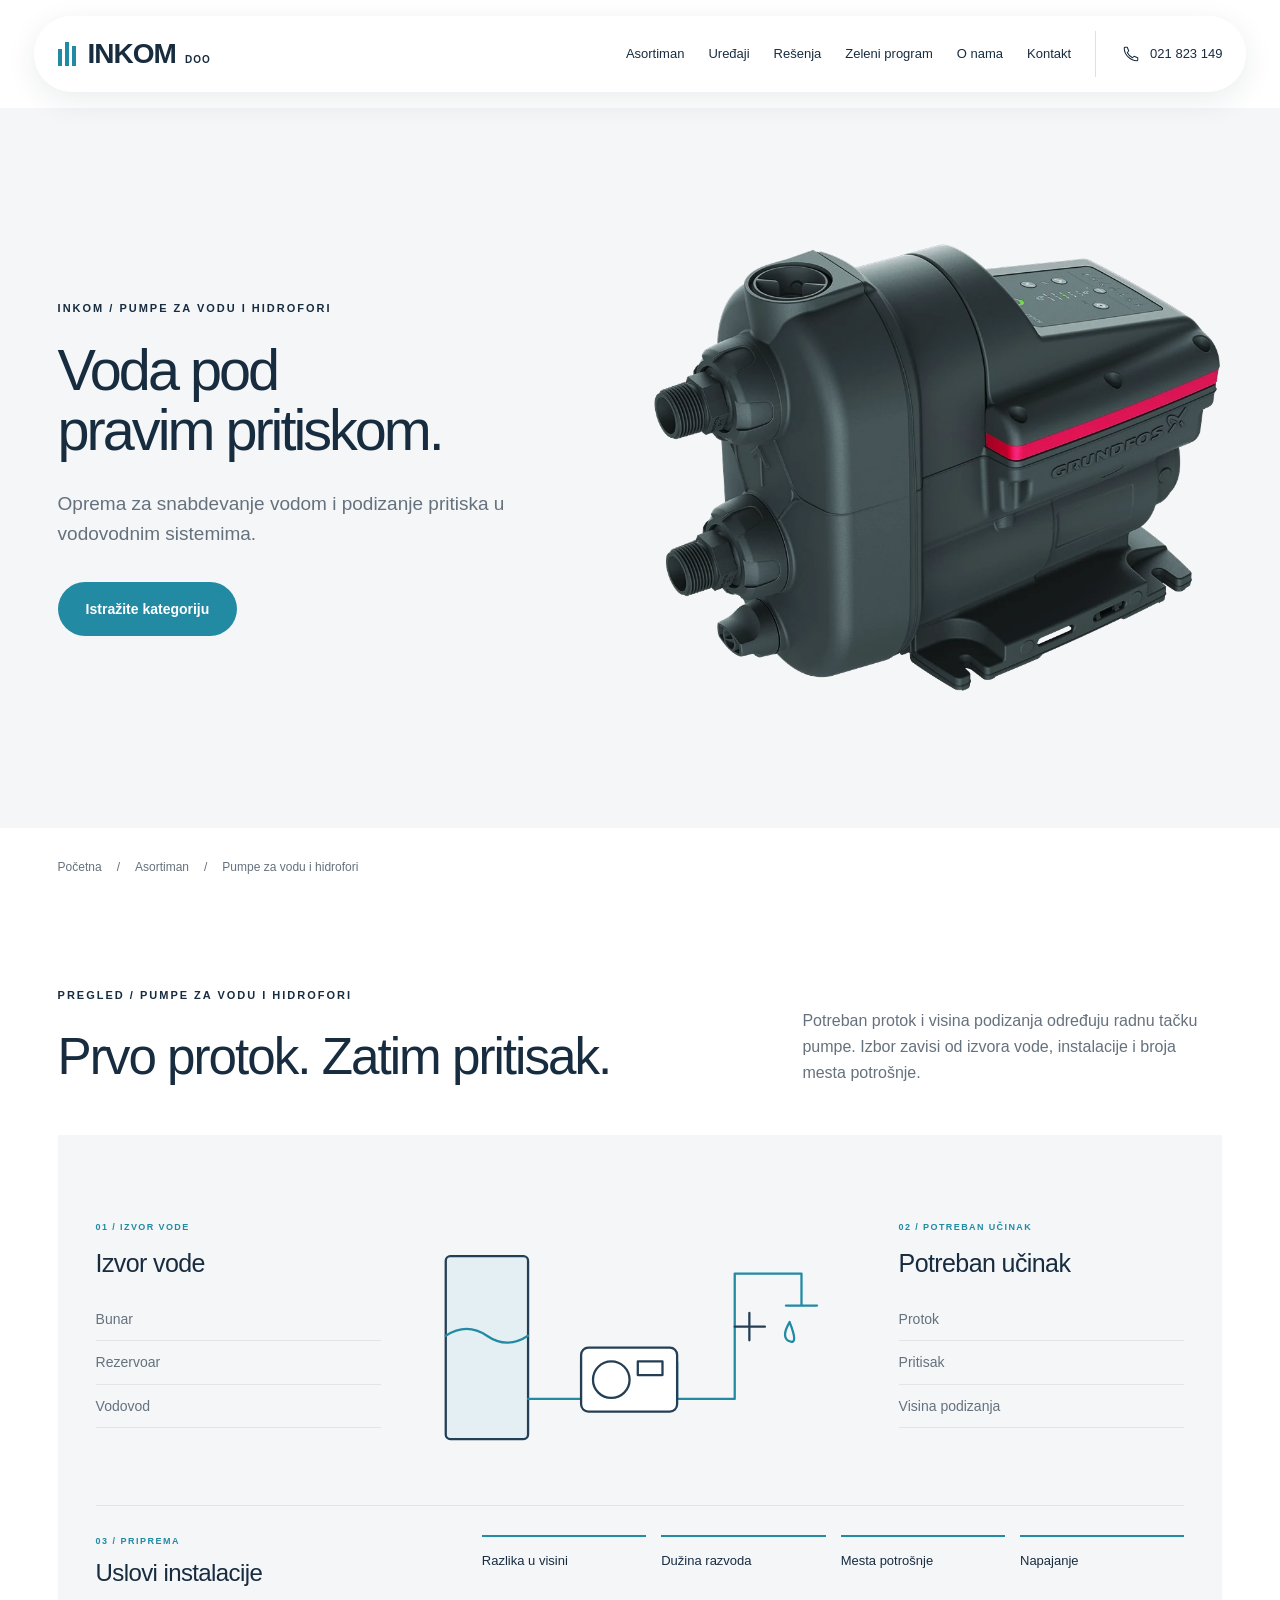
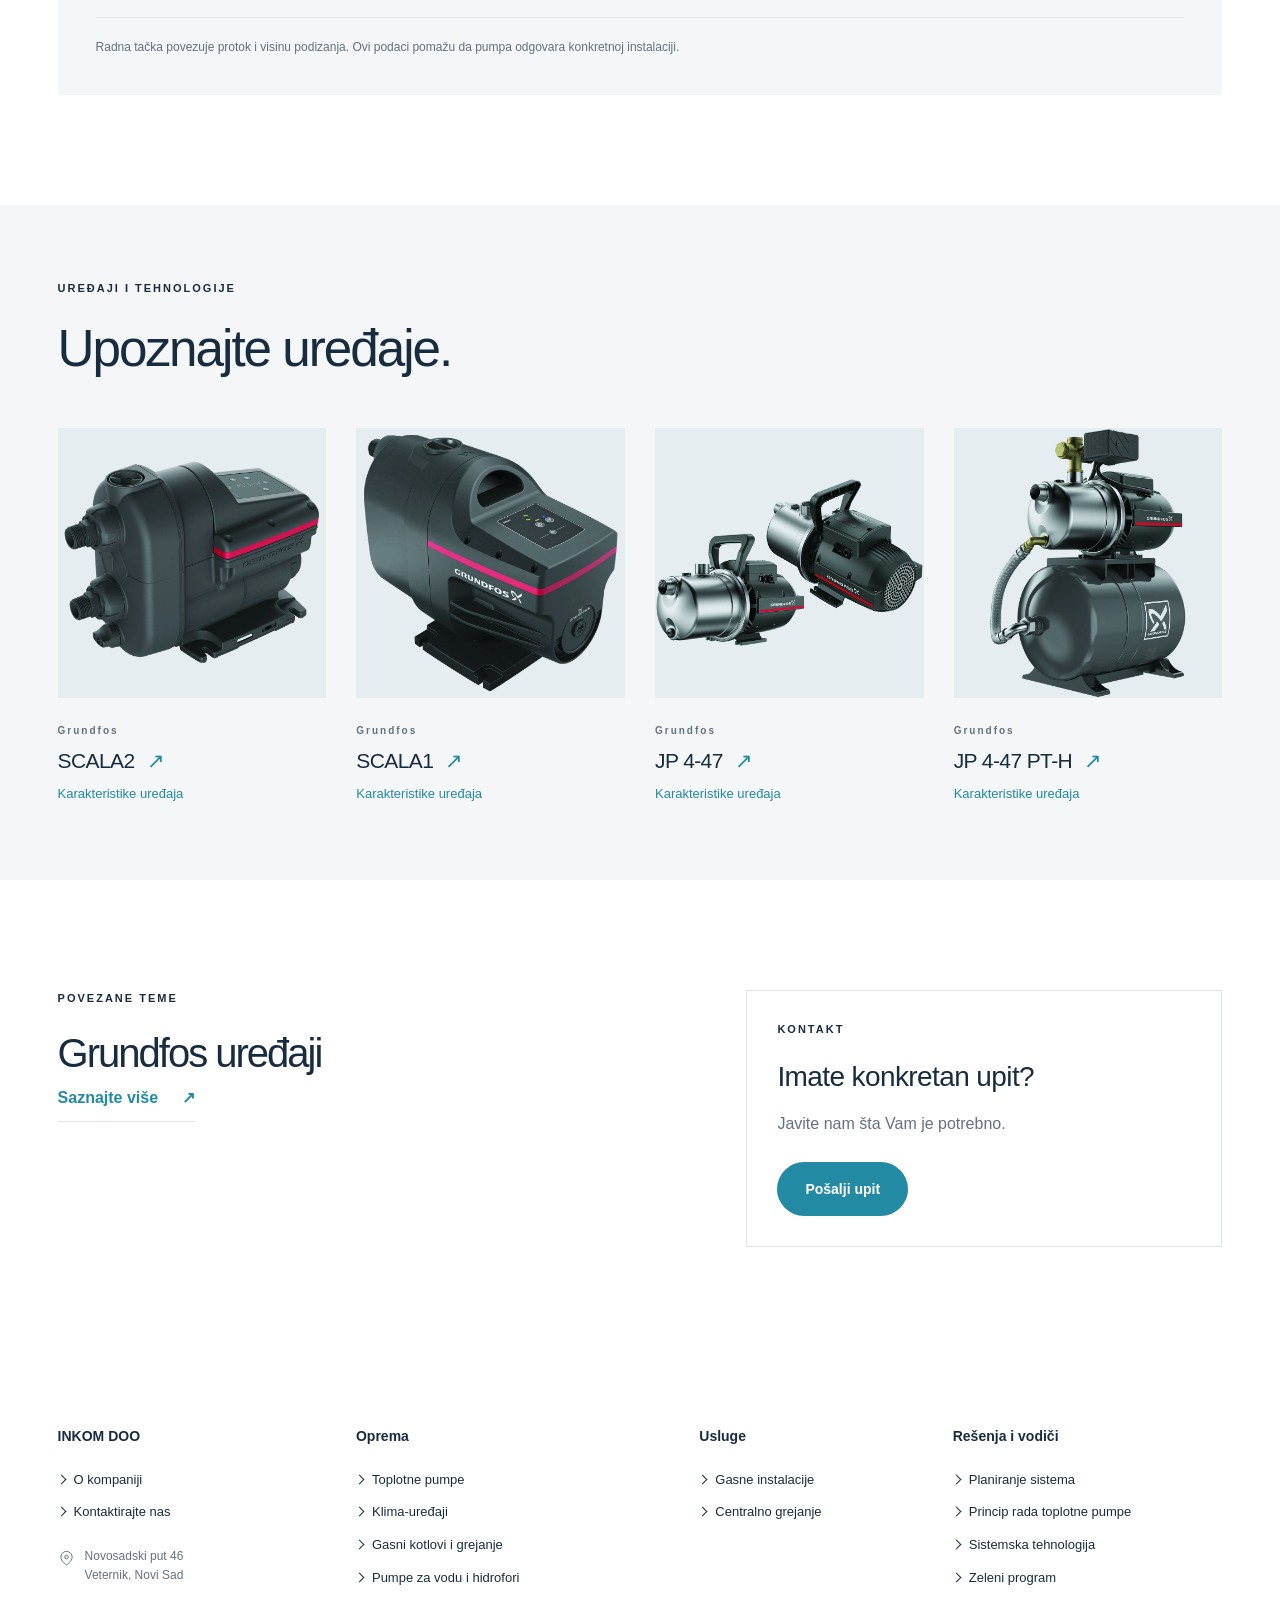
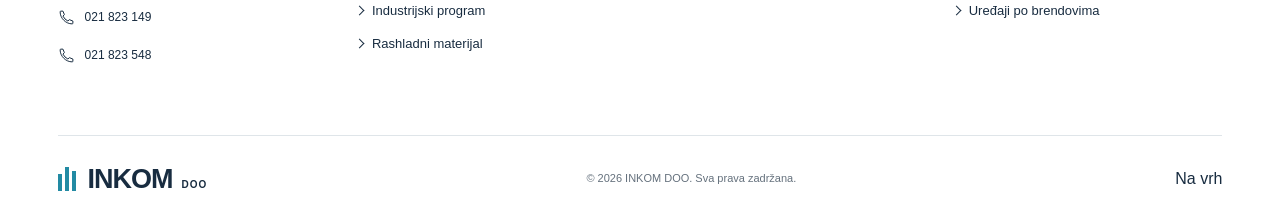
<file: pumpe-za-vodu.html>
<!doctype html>
<html lang="sr-Latn">
<head>
  <meta charset="utf-8">
  <meta name="viewport" content="width=device-width, initial-scale=1">
  <meta name="robots" content="noindex, nofollow">
  <meta name="description" content="Dizajnerski predlog početne stranice INKOM DOO, Veternik. Oprema za grejanje, hlađenje, gasne instalacije i industriju.">
  <meta name="theme-color" content="#ffffff">
  <title>Pumpe za vodu i hidrofori - INKOM DOO | Predlog</title>
  <link rel="icon" href="assets/favicon.svg" type="image/svg+xml">
  <link rel="stylesheet" href="styles.css?v=20261029-32">
  <script src="app.js?v=20261029-32" defer></script>
</head>
<body class="internal-page">
  <a class="skip-link" href="#sadrzaj">Pređite na sadržaj</a>
  <header class="header">
    <div class="container header-inner">
      <a class="wordmark" href="index.html#pocetna" aria-label="INKOM DOO - početna"><span class="logo-symbol" aria-hidden="true"><b></b><b></b><b></b></span>INKOM<span class="doo">DOO</span></a>
      <button class="menu-toggle" type="button" aria-expanded="false" aria-controls="main-nav"><span>Meni</span><span class="menu-icon" aria-hidden="true"></span></button>
      <nav id="main-nav" class="main-nav" aria-label="Glavna navigacija">
        <a href="index.html#asortiman">Asortiman</a><a href="proizvodi.html">Uređaji</a><a href="resenja.html">Rešenja</a><a href="zeleno-finansiranje.html">Zeleni program</a><a href="index.html#o-nama">O nama</a><a href="index.html#kontakt">Kontakt</a>
        <a class="nav-call" href="tel:+38121823149"><svg aria-hidden="true"><use href="assets/equipment.svg#phone"/></svg>021 823 149</a>
      </nav>
    </div>
  </header>
  <main id="sadrzaj">
<section class="category-page-hero category-page-hero--product" aria-labelledby="category-title"><img src="assets/photos/water-pump.webp" alt="Pumpe za vodu i hidrofori" width="1500" height="1000" fetchpriority="high" decoding="async"><div class="category-page-shade" aria-hidden="true"></div><div class="container category-page-copy"><p class="eyebrow">INKOM / PUMPE ZA VODU I HIDROFORI</p><h1 id="category-title">Voda pod<br>pravim pritiskom.</h1><p>Oprema za snabdevanje vodom i podizanje pritiska u vodovodnim sistemima.</p><a class="button button-primary" href="#pregled">Istražite kategoriju</a></div></section><nav class="container breadcrumbs" aria-label="Putanja"><a href="index.html">Početna</a><span aria-hidden="true">/</span><a href="index.html#asortiman">Asortiman</a><span aria-hidden="true">/</span><span>Pumpe za vodu i hidrofori</span></nav><section class="container category-overview section" id="pregled"><div class="section-heading"><div><p class="eyebrow">PREGLED / PUMPE ZA VODU I HIDROFORI</p><h2>Prvo protok. Zatim pritisak.</h2></div><p class="section-intro">Potreban protok i visina podizanja određuju radnu tačku pumpe. Izbor zavisi od izvora vode, instalacije i broja mesta potrošnje.</p></div><figure class="decision-map" aria-label="Grafički vodič za kategoriju pumpe za vodu"><div class="decision-side decision-source"><span class="tiny-label">01 / IZVOR VODE</span><h3>Izvor vode</h3><ul><li>Bunar</li><li>Rezervoar</li><li>Vodovod</li></ul></div><svg class="decision-scene" viewBox="0 0 500 330" fill="none" role="img" aria-label="Povezivanje delova sistema"><g stroke="#243f55" stroke-width="2.5" stroke-linecap="round" stroke-linejoin="round"><rect x="38" y="91" width="90" height="200" rx="5" fill="#e4eff3"/><path d="M38 178q23-15 45 0t45 0M128 247h58v-40h105v40h63V110h73M427 110v35M410 145h34" stroke="#228aa3"/><rect x="186" y="191" width="105" height="70" rx="8" fill="#fff"/><circle cx="219" cy="226" r="20"/><path d="M248 206h27v15h-27zM354 168h33M370 153v30"/><path d="M414 163q-10 17 0 21t0-21" stroke="#228aa3"/></g></svg><div class="decision-side decision-purpose"><span class="tiny-label">02 / POTREBAN UČINAK</span><h3>Potreban učinak</h3><ul><li>Protok</li><li>Pritisak</li><li>Visina podizanja</li></ul></div><div class="decision-inputs"><div><span class="tiny-label">03 / PRIPREMA</span><h3>Uslovi instalacije</h3></div><ul><li>Razlika u visini</li><li>Dužina razvoda</li><li>Mesta potrošnje</li><li>Napajanje</li></ul></div><figcaption>Radna tačka povezuje protok i visinu podizanja. Ovi podaci pomažu da pumpa odgovara konkretnoj instalaciji.</figcaption></figure></section><section class="category-models" id="uredjaji"><div class="container"><div class="section-heading"><div><p class="eyebrow">UREĐAJI I TEHNOLOGIJE</p><h2>Upoznajte uređaje.</h2></div></div><div class="category-model-grid category-model-grid--four"><a class="category-model" href="proizvodi.html#scala2"><div><img src="assets/photos/water-pump.webp" alt="Grundfos SCALA2" width="1000" height="1000" loading="lazy" decoding="async"></div><p class="tiny-label">Grundfos</p><h3>SCALA2<span aria-hidden="true">↗</span></h3><p>Karakteristike uređaja</p></a><a class="category-model" href="proizvodi.html#scala1"><div><img src="assets/photos/grundfos-scala1.webp" alt="Grundfos SCALA1" width="1000" height="1000" loading="lazy" decoding="async"></div><p class="tiny-label">Grundfos</p><h3>SCALA1<span aria-hidden="true">↗</span></h3><p>Karakteristike uređaja</p></a><a class="category-model" href="proizvodi.html#jp-4-47"><div><img src="assets/photos/grundfos-jp.webp" alt="Grundfos JP 4-47" width="1000" height="1000" loading="lazy" decoding="async"></div><p class="tiny-label">Grundfos</p><h3>JP 4-47<span aria-hidden="true">↗</span></h3><p>Karakteristike uređaja</p></a><a class="category-model" href="proizvodi.html#jp-4-47-pt-h"><div><img src="assets/photos/grundfos-jp-pt-h.webp" alt="Grundfos JP 4-47 PT-H" width="1000" height="1000" loading="lazy" decoding="async"></div><p class="tiny-label">Grundfos</p><h3>JP 4-47 PT-H<span aria-hidden="true">↗</span></h3><p>Karakteristike uređaja</p></a></div></div></section><section class="container category-next section"><div><p class="eyebrow">POVEZANE TEME</p><h2>Grundfos uređaji</h2><a class="text-link" href="proizvodi.html#brend-grundfos">Saznajte više <span aria-hidden="true">↗</span></a></div><div><p class="eyebrow">KONTAKT</p><h3>Imate konkretan upit?</h3><p>Javite nam šta Vam je potrebno.</p><a class="button button-primary" href="index.html#kontakt">Pošalji upit</a></div></section>
</main>
  <footer class="footer footer-directory" id="site-footer"><div class="container"><div class="footer-columns"><section class="footer-company"><h2 class="footer-company-name">INKOM DOO</h2><a class="wordmark footer-company-logo" href="index.html#pocetna" aria-label="INKOM DOO - početna"><span class="logo-symbol" aria-hidden="true"><b></b><b></b><b></b></span>INKOM<span class="doo">DOO</span></a><ul><li><a href="index.html#o-nama">O kompaniji</a></li><li><a href="index.html#kontakt">Kontaktirajte nas</a></li></ul><address class="footer-address"><svg class="contact-icon" viewBox="0 0 24 24" fill="none" aria-hidden="true"><path d="M20 10c0 6-8 11-8 11S4 16 4 10a8 8 0 1 1 16 0Z" stroke="currentColor" stroke-width="1.4"/><circle cx="12" cy="10" r="2.5" stroke="currentColor" stroke-width="1.4"/></svg><span>Novosadski put 46<br>Veternik, Novi Sad</span></address><div class="footer-phones"><a class="footer-phone" href="tel:+38121823149"><svg class="contact-icon" viewBox="0 0 24 24" aria-hidden="true"><use href="assets/equipment.svg#phone"/></svg><span>021 823 149</span></a><a class="footer-phone" href="tel:+38121823548"><svg class="contact-icon" viewBox="0 0 24 24" aria-hidden="true"><use href="assets/equipment.svg#phone"/></svg><span>021 823 548</span></a></div></section><nav aria-label="Oprema u podnožju"><h2><span class="footer-heading-label">Oprema</span><button class="footer-toggle" type="button" aria-expanded="false" aria-controls="footer-panel-oprema" hidden><span>Oprema</span><svg viewBox="0 0 20 20" fill="none" aria-hidden="true"><path d="M4 10h12" stroke="currentColor" stroke-width="1.4" stroke-linecap="round"/><path class="footer-toggle-vertical" d="M10 4v12" stroke="currentColor" stroke-width="1.4" stroke-linecap="round"/></svg></button></h2><ul class="footer-panel" id="footer-panel-oprema"><li><a href="toplotne-pumpe.html">Toplotne pumpe</a></li><li><a href="klima-uredjaji.html">Klima-uređaji</a></li><li><a href="gasni-kotlovi.html">Gasni kotlovi i grejanje</a></li><li><a href="pumpe-za-vodu.html">Pumpe za vodu i hidrofori</a></li><li><a href="industrijski-program.html">Industrijski program</a></li><li><a href="rashladni-materijal.html">Rashladni materijal</a></li></ul></nav><nav aria-label="Usluge u podnožju"><h2><span class="footer-heading-label">Usluge</span><button class="footer-toggle" type="button" aria-expanded="false" aria-controls="footer-panel-usluge" hidden><span>Usluge</span><svg viewBox="0 0 20 20" fill="none" aria-hidden="true"><path d="M4 10h12" stroke="currentColor" stroke-width="1.4" stroke-linecap="round"/><path class="footer-toggle-vertical" d="M10 4v12" stroke="currentColor" stroke-width="1.4" stroke-linecap="round"/></svg></button></h2><ul class="footer-panel" id="footer-panel-usluge"><li><a href="gasne-instalacije.html">Gasne instalacije</a></li><li><a href="centralno-grejanje.html">Centralno grejanje</a></li></ul></nav><nav aria-label="Vodiči u podnožju"><h2><span class="footer-heading-label">Rešenja i vodiči</span><button class="footer-toggle" type="button" aria-expanded="false" aria-controls="footer-panel-vodici" hidden><span>Rešenja i vodiči</span><svg viewBox="0 0 20 20" fill="none" aria-hidden="true"><path d="M4 10h12" stroke="currentColor" stroke-width="1.4" stroke-linecap="round"/><path class="footer-toggle-vertical" d="M10 4v12" stroke="currentColor" stroke-width="1.4" stroke-linecap="round"/></svg></button></h2><ul class="footer-panel" id="footer-panel-vodici"><li><a href="resenja.html">Planiranje sistema</a></li><li><a href="resenja.html#toplotne-pumpe">Princip rada toplotne pumpe</a></li><li><a href="sistemska-tehnologija.html">Sistemska tehnologija</a></li><li><a href="zeleno-finansiranje.html">Zeleni program</a></li><li><a href="proizvodi.html">Uređaji po brendovima</a></li></ul></nav></div><div class="footer-legal"><a class="wordmark" href="index.html#pocetna" aria-label="INKOM DOO - početna"><span class="logo-symbol" aria-hidden="true"><b></b><b></b><b></b></span>INKOM<span class="doo">DOO</span></a><p>© 2026 INKOM DOO. Sva prava zadržana.</p><a class="footer-top-link" href="index.html#pocetna">Na vrh</a><div class="footer-top-slot"><button class="back-to-top" type="button" aria-label="Vrati se na vrh stranice" hidden><svg viewBox="0 0 24 24" fill="none" aria-hidden="true"><path d="m6 13 6-6 6 6M12 7v12" stroke="currentColor" stroke-width="1.7" stroke-linecap="round" stroke-linejoin="round"/></svg></button></div></div></div></footer>
</body>
</html>
</file>
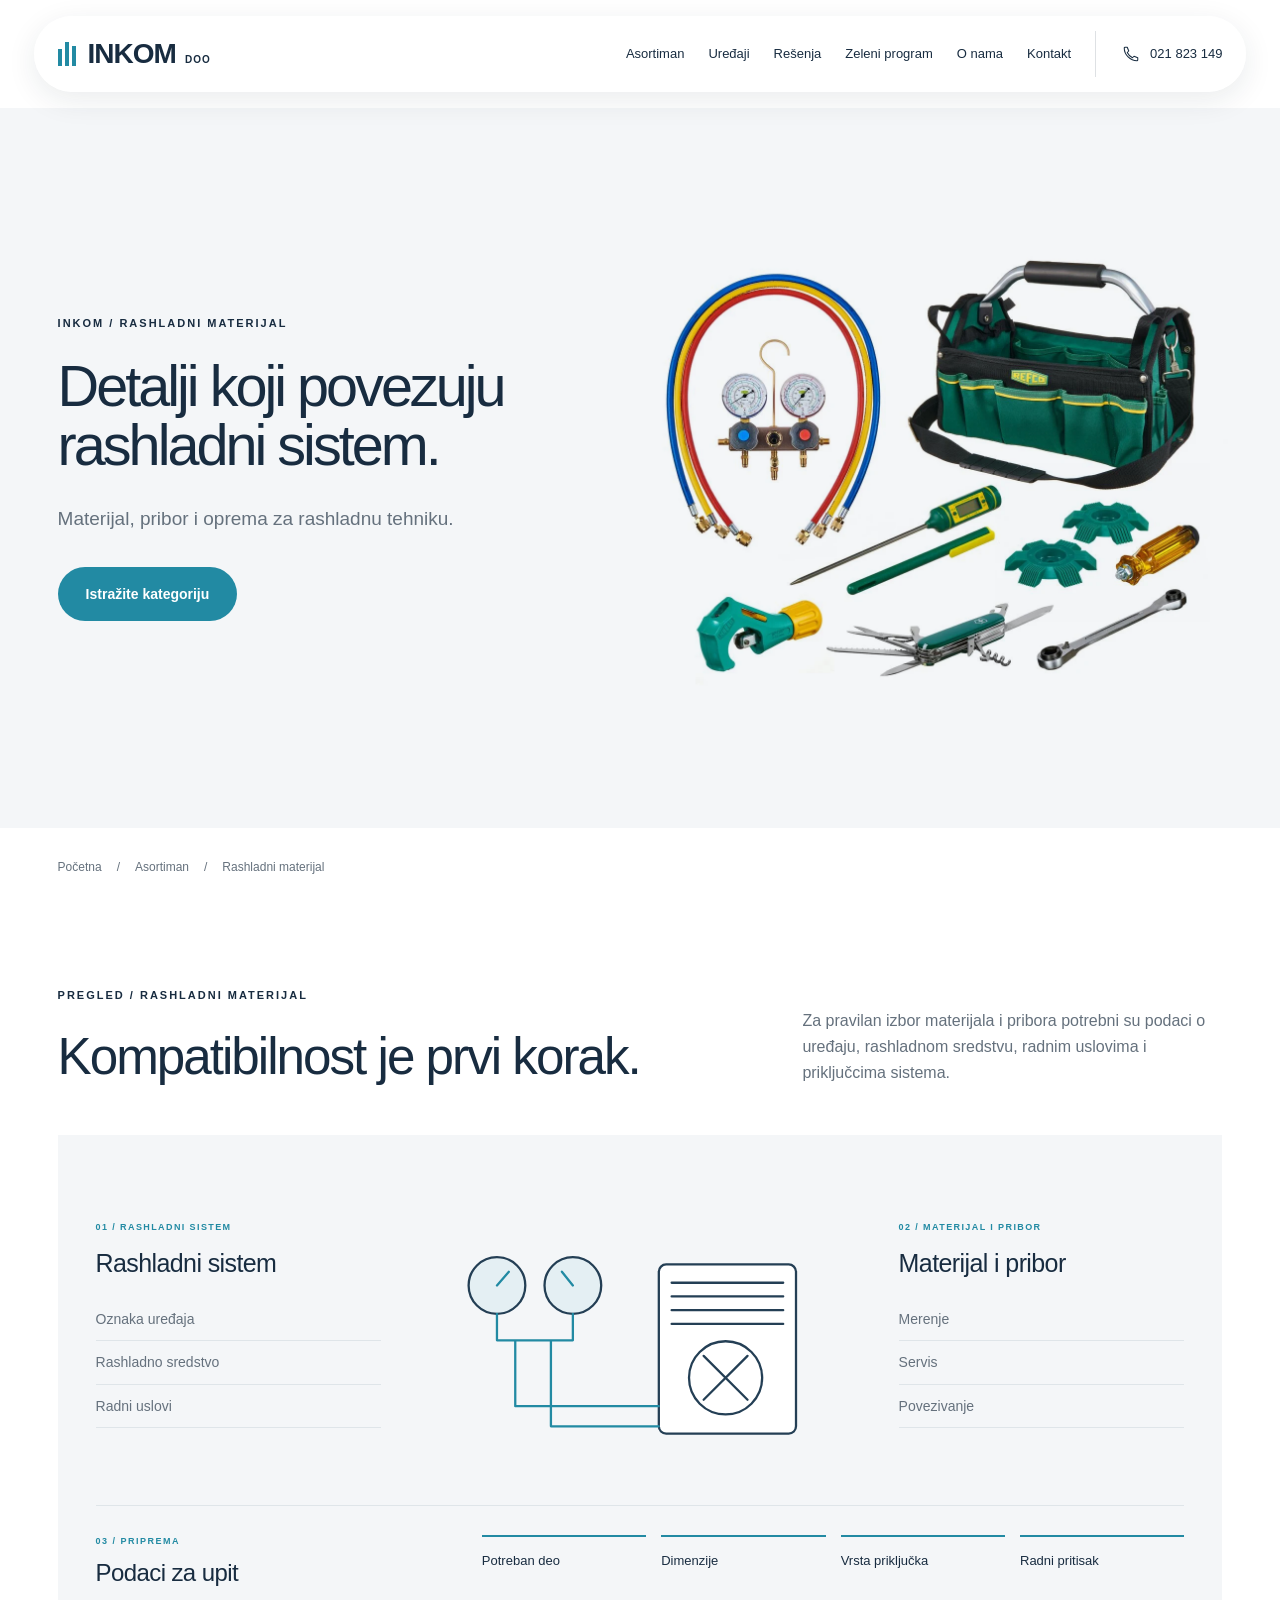
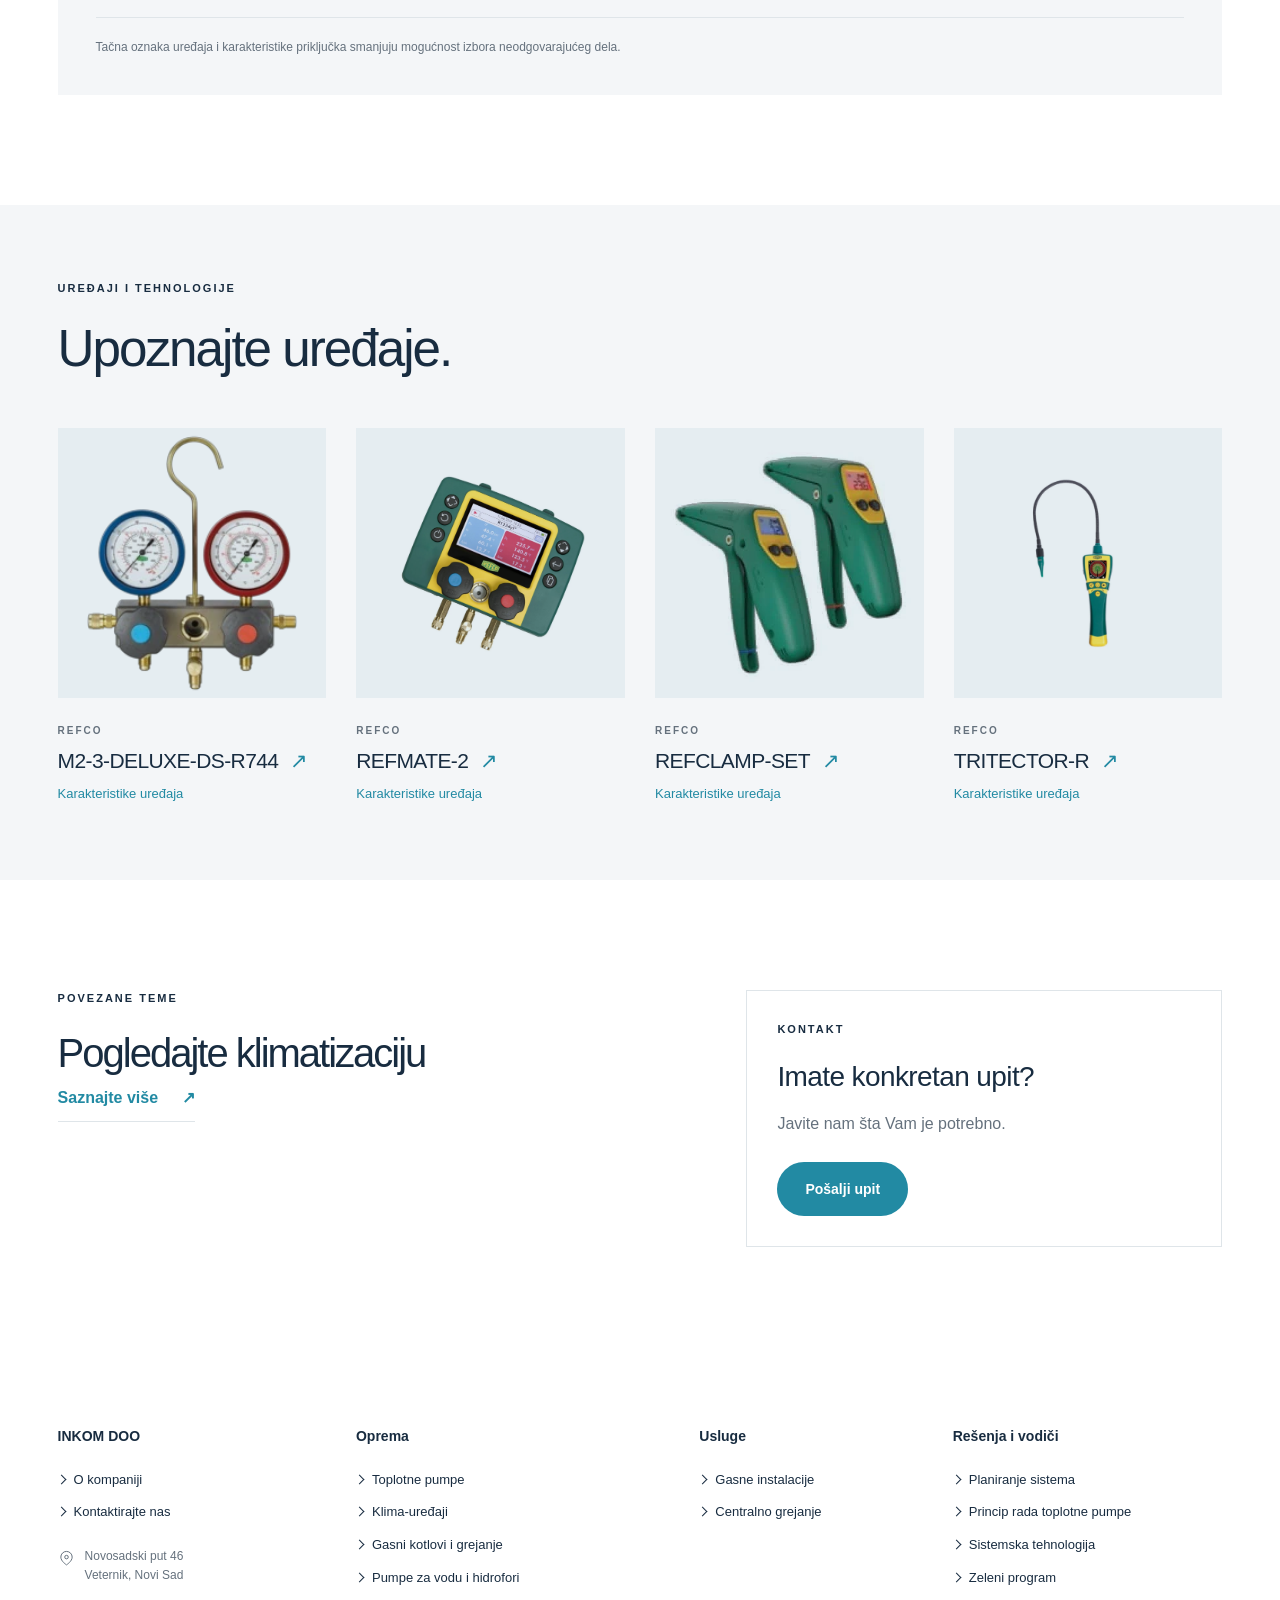
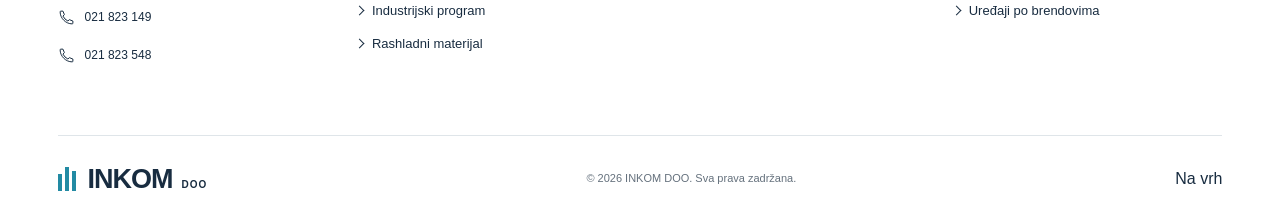
<file: rashladni-materijal.html>
<!doctype html>
<html lang="sr-Latn">
<head>
  <meta charset="utf-8">
  <meta name="viewport" content="width=device-width, initial-scale=1">
  <meta name="robots" content="noindex, nofollow">
  <meta name="description" content="Dizajnerski predlog početne stranice INKOM DOO, Veternik. Oprema za grejanje, hlađenje, gasne instalacije i industriju.">
  <meta name="theme-color" content="#ffffff">
  <title>Rashladni materijal - INKOM DOO | Predlog</title>
  <link rel="icon" href="assets/favicon.svg" type="image/svg+xml">
  <link rel="stylesheet" href="styles.css?v=20261029-32">
  <script src="app.js?v=20261029-32" defer></script>
</head>
<body class="internal-page">
  <a class="skip-link" href="#sadrzaj">Pređite na sadržaj</a>
  <header class="header">
    <div class="container header-inner">
      <a class="wordmark" href="index.html#pocetna" aria-label="INKOM DOO - početna"><span class="logo-symbol" aria-hidden="true"><b></b><b></b><b></b></span>INKOM<span class="doo">DOO</span></a>
      <button class="menu-toggle" type="button" aria-expanded="false" aria-controls="main-nav"><span>Meni</span><span class="menu-icon" aria-hidden="true"></span></button>
      <nav id="main-nav" class="main-nav" aria-label="Glavna navigacija">
        <a href="index.html#asortiman">Asortiman</a><a href="proizvodi.html">Uređaji</a><a href="resenja.html">Rešenja</a><a href="zeleno-finansiranje.html">Zeleni program</a><a href="index.html#o-nama">O nama</a><a href="index.html#kontakt">Kontakt</a>
        <a class="nav-call" href="tel:+38121823149"><svg aria-hidden="true"><use href="assets/equipment.svg#phone"/></svg>021 823 149</a>
      </nav>
    </div>
  </header>
  <main id="sadrzaj">
<section class="category-page-hero category-page-hero--product" aria-labelledby="category-title"><img src="assets/photos/category-refrigeration.webp" alt="Rashladni materijal" width="1500" height="1000" fetchpriority="high" decoding="async"><div class="category-page-shade" aria-hidden="true"></div><div class="container category-page-copy"><p class="eyebrow">INKOM / RASHLADNI MATERIJAL</p><h1 id="category-title">Detalji koji povezuju<br>rashladni sistem.</h1><p>Materijal, pribor i oprema za rashladnu tehniku.</p><a class="button button-primary" href="#pregled">Istražite kategoriju</a></div></section><nav class="container breadcrumbs" aria-label="Putanja"><a href="index.html">Početna</a><span aria-hidden="true">/</span><a href="index.html#asortiman">Asortiman</a><span aria-hidden="true">/</span><span>Rashladni materijal</span></nav><section class="container category-overview section" id="pregled"><div class="section-heading"><div><p class="eyebrow">PREGLED / RASHLADNI MATERIJAL</p><h2>Kompatibilnost je prvi korak.</h2></div><p class="section-intro">Za pravilan izbor materijala i pribora potrebni su podaci o uređaju, rashladnom sredstvu, radnim uslovima i priključcima sistema.</p></div><figure class="decision-map" aria-label="Grafički vodič za kategoriju rashladni materijal"><div class="decision-side decision-source"><span class="tiny-label">01 / RASHLADNI SISTEM</span><h3>Rashladni sistem</h3><ul><li>Oznaka uređaja</li><li>Rashladno sredstvo</li><li>Radni uslovi</li></ul></div><svg class="decision-scene" viewBox="0 0 500 330" fill="none" role="img" aria-label="Povezivanje delova sistema"><g stroke="#243f55" stroke-width="2.5" stroke-linecap="round" stroke-linejoin="round"><rect x="271" y="100" width="150" height="185" rx="8" fill="#fff"/><path d="M285 120h122m-122 15h122m-122 15h122m-122 15h122"/><circle cx="344" cy="224" r="40"/><path d="M320 200l48 48m-48 0 48-48"/><circle cx="94" cy="123" r="31" fill="#e4eff3"/><circle cx="177" cy="123" r="31" fill="#e4eff3"/><path d="M94 123l13-15M177 123l-12-15M94 154v29h83v-29M114 183v72h157M153 183v94h118" stroke="#228aa3"/></g></svg><div class="decision-side decision-purpose"><span class="tiny-label">02 / MATERIJAL I PRIBOR</span><h3>Materijal i pribor</h3><ul><li>Merenje</li><li>Servis</li><li>Povezivanje</li></ul></div><div class="decision-inputs"><div><span class="tiny-label">03 / PRIPREMA</span><h3>Podaci za upit</h3></div><ul><li>Potreban deo</li><li>Dimenzije</li><li>Vrsta priključka</li><li>Radni pritisak</li></ul></div><figcaption>Tačna oznaka uređaja i karakteristike priključka smanjuju mogućnost izbora neodgovarajućeg dela.</figcaption></figure></section><section class="category-models" id="uredjaji"><div class="container"><div class="section-heading"><div><p class="eyebrow">UREĐAJI I TEHNOLOGIJE</p><h2>Upoznajte uređaje.</h2></div></div><div class="category-model-grid category-model-grid--four"><a class="category-model" href="proizvodi.html#refco-m2-3"><div><img src="assets/photos/refrigeration.webp" alt="REFCO M2-3-DELUXE-DS-R744" width="1000" height="1000" loading="lazy" decoding="async"></div><p class="tiny-label">REFCO</p><h3>M2-3-DELUXE-DS-R744<span aria-hidden="true">↗</span></h3><p>Karakteristike uređaja</p></a><a class="category-model" href="proizvodi.html#refco-refmate"><div><img src="assets/photos/refco-refmate.webp" alt="REFCO REFMATE-2" width="1000" height="1000" loading="lazy" decoding="async"></div><p class="tiny-label">REFCO</p><h3>REFMATE-2<span aria-hidden="true">↗</span></h3><p>Karakteristike uređaja</p></a><a class="category-model" href="proizvodi.html#refco-refclamp"><div><img src="assets/photos/refco-refclamp.webp" alt="REFCO REFCLAMP-SET" width="1000" height="1000" loading="lazy" decoding="async"></div><p class="tiny-label">REFCO</p><h3>REFCLAMP-SET<span aria-hidden="true">↗</span></h3><p>Karakteristike uređaja</p></a><a class="category-model" href="proizvodi.html#refco-tritector"><div><img src="assets/photos/refco-tritector.webp" alt="REFCO TRITECTOR-R" width="1000" height="1000" loading="lazy" decoding="async"></div><p class="tiny-label">REFCO</p><h3>TRITECTOR-R<span aria-hidden="true">↗</span></h3><p>Karakteristike uređaja</p></a></div></div></section><section class="container category-next section"><div><p class="eyebrow">POVEZANE TEME</p><h2>Pogledajte klimatizaciju</h2><a class="text-link" href="klima-uredjaji.html">Saznajte više <span aria-hidden="true">↗</span></a></div><div><p class="eyebrow">KONTAKT</p><h3>Imate konkretan upit?</h3><p>Javite nam šta Vam je potrebno.</p><a class="button button-primary" href="index.html#kontakt">Pošalji upit</a></div></section>
</main>
  <footer class="footer footer-directory" id="site-footer"><div class="container"><div class="footer-columns"><section class="footer-company"><h2 class="footer-company-name">INKOM DOO</h2><a class="wordmark footer-company-logo" href="index.html#pocetna" aria-label="INKOM DOO - početna"><span class="logo-symbol" aria-hidden="true"><b></b><b></b><b></b></span>INKOM<span class="doo">DOO</span></a><ul><li><a href="index.html#o-nama">O kompaniji</a></li><li><a href="index.html#kontakt">Kontaktirajte nas</a></li></ul><address class="footer-address"><svg class="contact-icon" viewBox="0 0 24 24" fill="none" aria-hidden="true"><path d="M20 10c0 6-8 11-8 11S4 16 4 10a8 8 0 1 1 16 0Z" stroke="currentColor" stroke-width="1.4"/><circle cx="12" cy="10" r="2.5" stroke="currentColor" stroke-width="1.4"/></svg><span>Novosadski put 46<br>Veternik, Novi Sad</span></address><div class="footer-phones"><a class="footer-phone" href="tel:+38121823149"><svg class="contact-icon" viewBox="0 0 24 24" aria-hidden="true"><use href="assets/equipment.svg#phone"/></svg><span>021 823 149</span></a><a class="footer-phone" href="tel:+38121823548"><svg class="contact-icon" viewBox="0 0 24 24" aria-hidden="true"><use href="assets/equipment.svg#phone"/></svg><span>021 823 548</span></a></div></section><nav aria-label="Oprema u podnožju"><h2><span class="footer-heading-label">Oprema</span><button class="footer-toggle" type="button" aria-expanded="false" aria-controls="footer-panel-oprema" hidden><span>Oprema</span><svg viewBox="0 0 20 20" fill="none" aria-hidden="true"><path d="M4 10h12" stroke="currentColor" stroke-width="1.4" stroke-linecap="round"/><path class="footer-toggle-vertical" d="M10 4v12" stroke="currentColor" stroke-width="1.4" stroke-linecap="round"/></svg></button></h2><ul class="footer-panel" id="footer-panel-oprema"><li><a href="toplotne-pumpe.html">Toplotne pumpe</a></li><li><a href="klima-uredjaji.html">Klima-uređaji</a></li><li><a href="gasni-kotlovi.html">Gasni kotlovi i grejanje</a></li><li><a href="pumpe-za-vodu.html">Pumpe za vodu i hidrofori</a></li><li><a href="industrijski-program.html">Industrijski program</a></li><li><a href="rashladni-materijal.html">Rashladni materijal</a></li></ul></nav><nav aria-label="Usluge u podnožju"><h2><span class="footer-heading-label">Usluge</span><button class="footer-toggle" type="button" aria-expanded="false" aria-controls="footer-panel-usluge" hidden><span>Usluge</span><svg viewBox="0 0 20 20" fill="none" aria-hidden="true"><path d="M4 10h12" stroke="currentColor" stroke-width="1.4" stroke-linecap="round"/><path class="footer-toggle-vertical" d="M10 4v12" stroke="currentColor" stroke-width="1.4" stroke-linecap="round"/></svg></button></h2><ul class="footer-panel" id="footer-panel-usluge"><li><a href="gasne-instalacije.html">Gasne instalacije</a></li><li><a href="centralno-grejanje.html">Centralno grejanje</a></li></ul></nav><nav aria-label="Vodiči u podnožju"><h2><span class="footer-heading-label">Rešenja i vodiči</span><button class="footer-toggle" type="button" aria-expanded="false" aria-controls="footer-panel-vodici" hidden><span>Rešenja i vodiči</span><svg viewBox="0 0 20 20" fill="none" aria-hidden="true"><path d="M4 10h12" stroke="currentColor" stroke-width="1.4" stroke-linecap="round"/><path class="footer-toggle-vertical" d="M10 4v12" stroke="currentColor" stroke-width="1.4" stroke-linecap="round"/></svg></button></h2><ul class="footer-panel" id="footer-panel-vodici"><li><a href="resenja.html">Planiranje sistema</a></li><li><a href="resenja.html#toplotne-pumpe">Princip rada toplotne pumpe</a></li><li><a href="sistemska-tehnologija.html">Sistemska tehnologija</a></li><li><a href="zeleno-finansiranje.html">Zeleni program</a></li><li><a href="proizvodi.html">Uređaji po brendovima</a></li></ul></nav></div><div class="footer-legal"><a class="wordmark" href="index.html#pocetna" aria-label="INKOM DOO - početna"><span class="logo-symbol" aria-hidden="true"><b></b><b></b><b></b></span>INKOM<span class="doo">DOO</span></a><p>© 2026 INKOM DOO. Sva prava zadržana.</p><a class="footer-top-link" href="index.html#pocetna">Na vrh</a><div class="footer-top-slot"><button class="back-to-top" type="button" aria-label="Vrati se na vrh stranice" hidden><svg viewBox="0 0 24 24" fill="none" aria-hidden="true"><path d="m6 13 6-6 6 6M12 7v12" stroke="currentColor" stroke-width="1.7" stroke-linecap="round" stroke-linejoin="round"/></svg></button></div></div></div></footer>
</body>
</html>
</file>
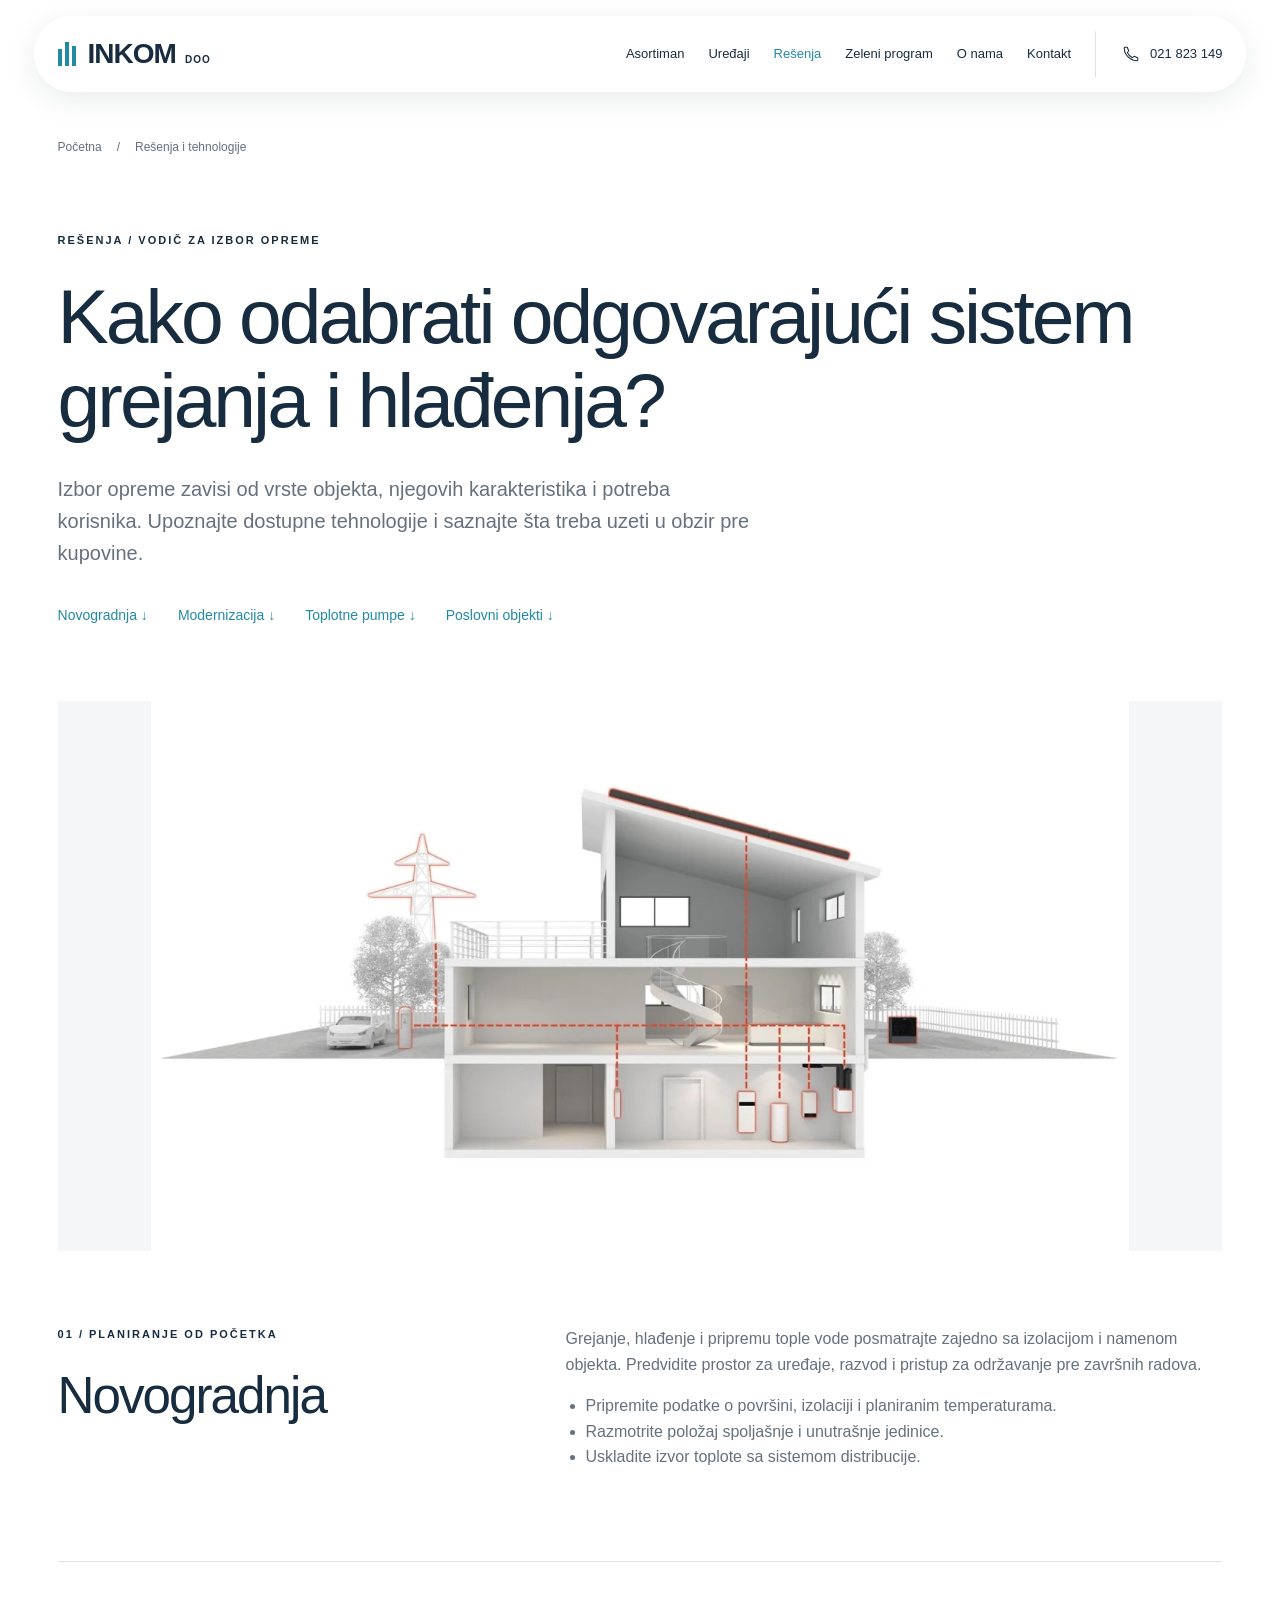
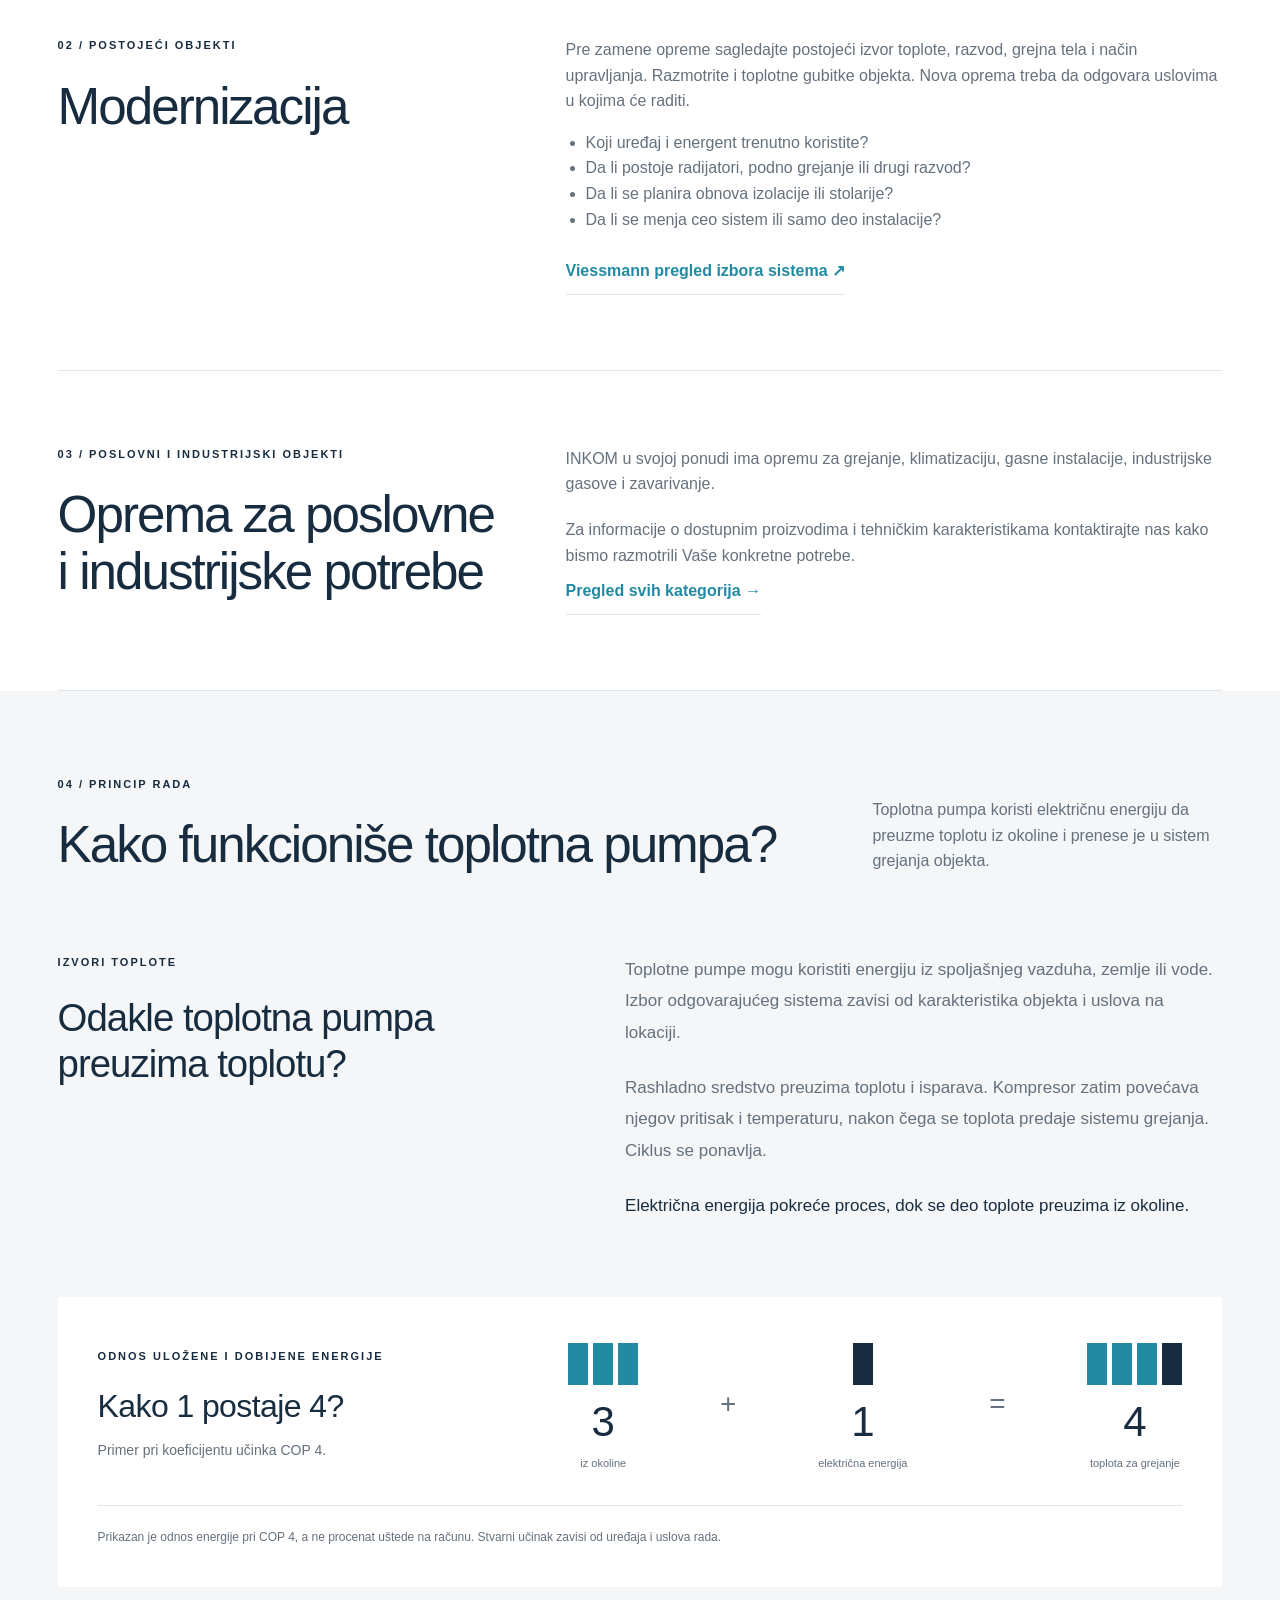
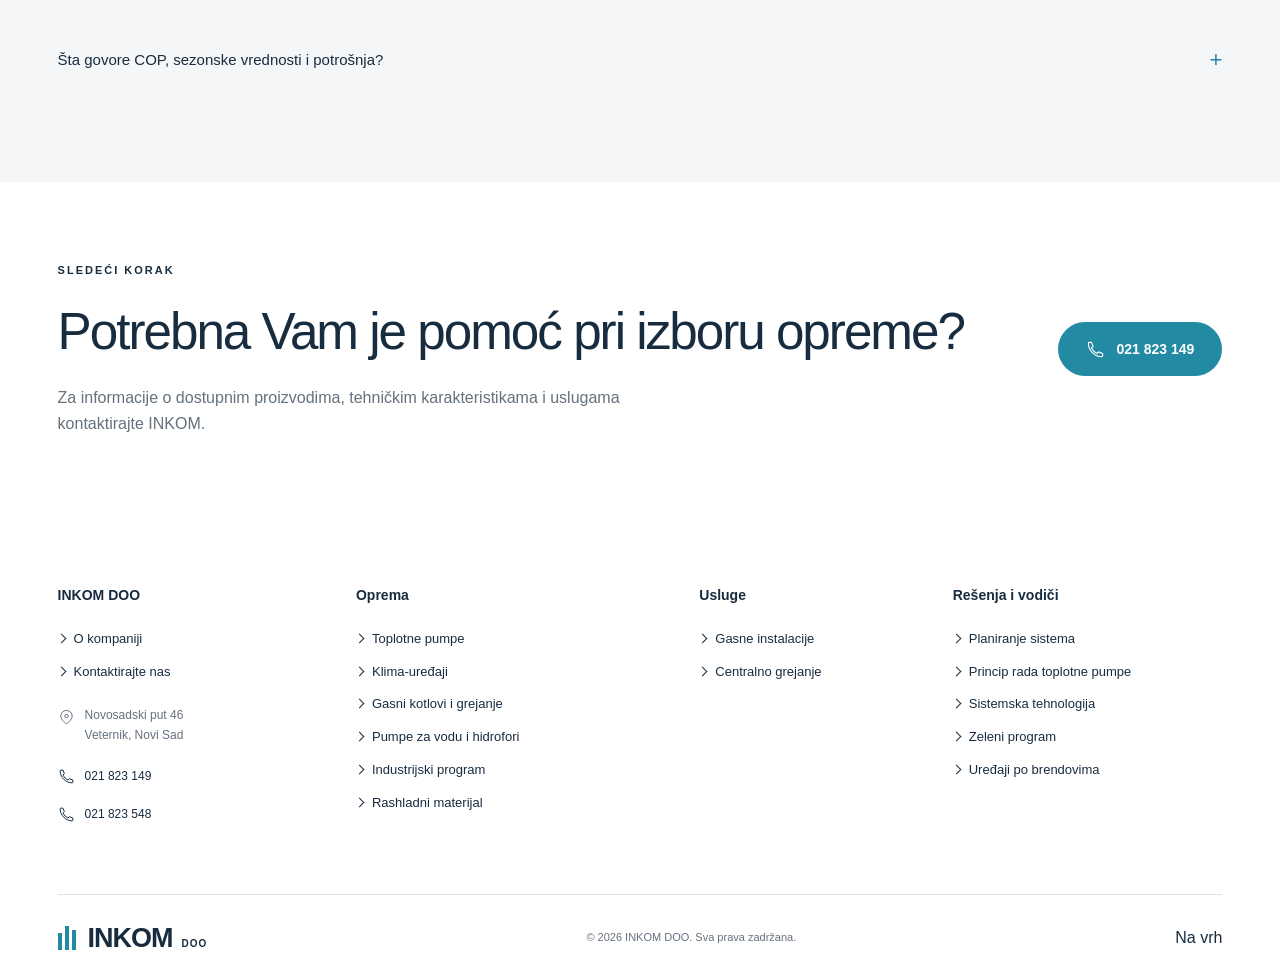
<file: resenja.html>
<!doctype html>
<html lang="sr-Latn">
<head>
  <meta charset="utf-8">
  <meta name="viewport" content="width=device-width, initial-scale=1">
  <meta name="robots" content="noindex, nofollow">
  <meta name="description" content="Dizajnerski predlog početne stranice INKOM DOO, Veternik. Oprema za grejanje, hlađenje, gasne instalacije i industriju.">
  <meta name="theme-color" content="#ffffff">
  <title>Rešenja i tehnologije - INKOM DOO | Predlog</title>
  <link rel="icon" href="assets/favicon.svg" type="image/svg+xml">
  <link rel="stylesheet" href="styles.css?v=20261029-32">
  <script src="app.js?v=20261029-32" defer></script>
</head>
<body class="internal-page">
  <a class="skip-link" href="#sadrzaj">Pređite na sadržaj</a>
  <header class="header">
    <div class="container header-inner">
      <a class="wordmark" href="index.html#pocetna" aria-label="INKOM DOO - početna"><span class="logo-symbol" aria-hidden="true"><b></b><b></b><b></b></span>INKOM<span class="doo">DOO</span></a>
      <button class="menu-toggle" type="button" aria-expanded="false" aria-controls="main-nav"><span>Meni</span><span class="menu-icon" aria-hidden="true"></span></button>
      <nav id="main-nav" class="main-nav" aria-label="Glavna navigacija">
        <a href="index.html#asortiman">Asortiman</a><a href="proizvodi.html">Uređaji</a><a href="resenja.html" aria-current="page">Rešenja</a><a href="zeleno-finansiranje.html">Zeleni program</a><a href="index.html#o-nama">O nama</a><a href="index.html#kontakt">Kontakt</a>
        <a class="nav-call" href="tel:+38121823149"><svg aria-hidden="true"><use href="assets/equipment.svg#phone"/></svg>021 823 149</a>
      </nav>
    </div>
  </header>
  <main id="sadrzaj">
<nav class="container breadcrumbs" aria-label="Putanja"><a href="index.html">Početna</a><span aria-hidden="true">/</span><span>Rešenja i tehnologije</span></nav>
<section class="container guide-hero"><p class="eyebrow">REŠENJA / VODIČ ZA IZBOR OPREME</p><h1>Kako odabrati odgovarajući sistem grejanja i hlađenja?</h1><p class="guide-lead">Izbor opreme zavisi od vrste objekta, njegovih karakteristika i potreba korisnika. Upoznajte dostupne tehnologije i saznajte šta treba uzeti u obzir pre kupovine.</p><nav class="guide-topics" aria-label="Teme vodiča"><a href="#novogradnja">Novogradnja ↓</a><a href="#modernizacija">Modernizacija ↓</a><a href="#toplotne-pumpe">Toplotne pumpe ↓</a><a href="#poslovni-objekti">Poslovni objekti ↓</a></nav></section>
<section class="guide-photo container"><img src="assets/photos/connected-system.webp" width="1280" height="720" alt="Edukativni prikaz povezanog Viessmann energetskog sistema"></section>
<section class="container guide-section" id="novogradnja"><div><p class="eyebrow">01 / PLANIRANJE OD POČETKA</p><h2>Novogradnja</h2></div><div class="guide-body"><p>Grejanje, hlađenje i pripremu tople vode posmatrajte zajedno sa izolacijom i namenom objekta. Predvidite prostor za uređaje, razvod i pristup za održavanje pre završnih radova.</p><ul><li>Pripremite podatke o površini, izolaciji i planiranim temperaturama.</li><li>Razmotrite položaj spoljašnje i unutrašnje jedinice.</li><li>Uskladite izvor toplote sa sistemom distribucije.</li></ul></div></section>
<section class="container guide-section" id="modernizacija"><div><p class="eyebrow">02 / POSTOJEĆI OBJEKTI</p><h2>Modernizacija</h2></div><div class="guide-body"><p>Pre zamene opreme sagledajte postojeći izvor toplote, razvod, grejna tela i način upravljanja. Razmotrite i toplotne gubitke objekta. Nova oprema treba da odgovara uslovima u kojima će raditi.</p><ul><li>Koji uređaj i energent trenutno koristite?</li><li>Da li postoje radijatori, podno grejanje ili drugi razvod?</li><li>Da li se planira obnova izolacije ili stolarije?</li><li>Da li se menja ceo sistem ili samo deo instalacije?</li></ul><a class="text-link" href="https://www.viessmann.rs/sr/baza-znanja/tehnologije-i-sistemi/koji-sistem-grejanja-je-najbolji.html" target="_blank" rel="noopener noreferrer">Viessmann pregled izbora sistema ↗</a></div></section>
<section class="container guide-section" id="poslovni-objekti"><div><p class="eyebrow">03 / POSLOVNI I INDUSTRIJSKI OBJEKTI</p><h2>Oprema za poslovne i industrijske potrebe</h2></div><div class="guide-body"><p>INKOM u svojoj ponudi ima opremu za grejanje, klimatizaciju, gasne instalacije, industrijske gasove i zavarivanje.</p><p>Za informacije o dostupnim proizvodima i tehničkim karakteristikama kontaktirajte nas kako bismo razmotrili Vaše konkretne potrebe.</p><a class="text-link" href="index.html#asortiman">Pregled svih kategorija →</a></div></section>
<section class="heat-guide" id="toplotne-pumpe"><div class="container"><div class="section-heading"><div><p class="eyebrow">04 / PRINCIP RADA</p><h2>Kako funkcioniše toplotna pumpa?</h2></div><p class="section-intro">Toplotna pumpa koristi električnu energiju da preuzme toplotu iz okoline i prenese je u sistem grejanja objekta.</p></div><div class="heat-principle-editorial"><div><p class="eyebrow">IZVORI TOPLOTE</p><h3>Odakle toplotna pumpa preuzima toplotu?</h3></div><div class="heat-principle-prose"><p>Toplotne pumpe mogu koristiti energiju iz spoljašnjeg vazduha, zemlje ili vode. Izbor odgovarajućeg sistema zavisi od karakteristika objekta i uslova na lokaciji.</p><p>Rashladno sredstvo preuzima toplotu i isparava. Kompresor zatim povećava njegov pritisak i temperaturu, nakon čega se toplota predaje sistemu grejanja. Ciklus se ponavlja.</p><p class="heat-principle-takeaway">Električna energija pokreće proces, dok se deo toplote preuzima iz okoline.</p></div></div><div class="energy-explainer"><div><p class="eyebrow">ODNOS ULOŽENE I DOBIJENE ENERGIJE</p><h3>Kako 1 postaje 4?</h3><p>Primer pri koeficijentu učinka COP 4.</p></div><div class="energy-equation" aria-label="3 jedinice toplote iz okoline plus 1 jedinica električne energije daju 4 jedinice toplote za grejanje"><div class="energy-term"><div class="energy-blocks"><i></i><i></i><i></i></div><strong>3</strong><span>iz okoline</span></div><b aria-hidden="true">+</b><div class="energy-term electric"><div class="energy-blocks"><i></i></div><strong>1</strong><span>električna energija</span></div><b aria-hidden="true">=</b><div class="energy-term total"><div class="energy-blocks"><i></i><i></i><i></i><i></i></div><strong>4</strong><span>toplota za grejanje</span></div></div><p class="diagram-caption">Prikazan je odnos energije pri COP 4, a ne procenat uštede na računu. Stvarni učinak zavisi od uređaja i uslova rada.</p></div><details class="guide-details"><summary>Šta govore COP, sezonske vrednosti i potrošnja?<span aria-hidden="true">+</span></summary><div><p>COP se odnosi na određenu radnu tačku. Ne predstavlja univerzalnu godišnju uštedu. Za procenu potrošnje važni su potrebe objekta, temperature izvora i polaza, režim rada i podaci konkretnog modela. Hlađenje je moguće samo kada to podržavaju uređaj i instalacija.</p></div></details></div></section>


<section class="guide-cta"><div class="container"><div><p class="eyebrow">SLEDEĆI KORAK</p><h2>Potrebna Vam je pomoć pri izboru opreme?</h2><p>Za informacije o dostupnim proizvodima, tehničkim karakteristikama i uslugama kontaktirajte INKOM.</p></div><a class="button button-primary" href="tel:+38121823149"><svg class="contact-icon" viewBox="0 0 24 24" aria-hidden="true"><use href="assets/equipment.svg#phone"/></svg><span>021 823 149</span></a></div></section>

</main>
  <footer class="footer footer-directory" id="site-footer"><div class="container"><div class="footer-columns"><section class="footer-company"><h2 class="footer-company-name">INKOM DOO</h2><a class="wordmark footer-company-logo" href="index.html#pocetna" aria-label="INKOM DOO - početna"><span class="logo-symbol" aria-hidden="true"><b></b><b></b><b></b></span>INKOM<span class="doo">DOO</span></a><ul><li><a href="index.html#o-nama">O kompaniji</a></li><li><a href="index.html#kontakt">Kontaktirajte nas</a></li></ul><address class="footer-address"><svg class="contact-icon" viewBox="0 0 24 24" fill="none" aria-hidden="true"><path d="M20 10c0 6-8 11-8 11S4 16 4 10a8 8 0 1 1 16 0Z" stroke="currentColor" stroke-width="1.4"/><circle cx="12" cy="10" r="2.5" stroke="currentColor" stroke-width="1.4"/></svg><span>Novosadski put 46<br>Veternik, Novi Sad</span></address><div class="footer-phones"><a class="footer-phone" href="tel:+38121823149"><svg class="contact-icon" viewBox="0 0 24 24" aria-hidden="true"><use href="assets/equipment.svg#phone"/></svg><span>021 823 149</span></a><a class="footer-phone" href="tel:+38121823548"><svg class="contact-icon" viewBox="0 0 24 24" aria-hidden="true"><use href="assets/equipment.svg#phone"/></svg><span>021 823 548</span></a></div></section><nav aria-label="Oprema u podnožju"><h2><span class="footer-heading-label">Oprema</span><button class="footer-toggle" type="button" aria-expanded="false" aria-controls="footer-panel-oprema" hidden><span>Oprema</span><svg viewBox="0 0 20 20" fill="none" aria-hidden="true"><path d="M4 10h12" stroke="currentColor" stroke-width="1.4" stroke-linecap="round"/><path class="footer-toggle-vertical" d="M10 4v12" stroke="currentColor" stroke-width="1.4" stroke-linecap="round"/></svg></button></h2><ul class="footer-panel" id="footer-panel-oprema"><li><a href="toplotne-pumpe.html">Toplotne pumpe</a></li><li><a href="klima-uredjaji.html">Klima-uređaji</a></li><li><a href="gasni-kotlovi.html">Gasni kotlovi i grejanje</a></li><li><a href="pumpe-za-vodu.html">Pumpe za vodu i hidrofori</a></li><li><a href="industrijski-program.html">Industrijski program</a></li><li><a href="rashladni-materijal.html">Rashladni materijal</a></li></ul></nav><nav aria-label="Usluge u podnožju"><h2><span class="footer-heading-label">Usluge</span><button class="footer-toggle" type="button" aria-expanded="false" aria-controls="footer-panel-usluge" hidden><span>Usluge</span><svg viewBox="0 0 20 20" fill="none" aria-hidden="true"><path d="M4 10h12" stroke="currentColor" stroke-width="1.4" stroke-linecap="round"/><path class="footer-toggle-vertical" d="M10 4v12" stroke="currentColor" stroke-width="1.4" stroke-linecap="round"/></svg></button></h2><ul class="footer-panel" id="footer-panel-usluge"><li><a href="gasne-instalacije.html">Gasne instalacije</a></li><li><a href="centralno-grejanje.html">Centralno grejanje</a></li></ul></nav><nav aria-label="Vodiči u podnožju"><h2><span class="footer-heading-label">Rešenja i vodiči</span><button class="footer-toggle" type="button" aria-expanded="false" aria-controls="footer-panel-vodici" hidden><span>Rešenja i vodiči</span><svg viewBox="0 0 20 20" fill="none" aria-hidden="true"><path d="M4 10h12" stroke="currentColor" stroke-width="1.4" stroke-linecap="round"/><path class="footer-toggle-vertical" d="M10 4v12" stroke="currentColor" stroke-width="1.4" stroke-linecap="round"/></svg></button></h2><ul class="footer-panel" id="footer-panel-vodici"><li><a href="resenja.html">Planiranje sistema</a></li><li><a href="resenja.html#toplotne-pumpe">Princip rada toplotne pumpe</a></li><li><a href="sistemska-tehnologija.html">Sistemska tehnologija</a></li><li><a href="zeleno-finansiranje.html">Zeleni program</a></li><li><a href="proizvodi.html">Uređaji po brendovima</a></li></ul></nav></div><div class="footer-legal"><a class="wordmark" href="index.html#pocetna" aria-label="INKOM DOO - početna"><span class="logo-symbol" aria-hidden="true"><b></b><b></b><b></b></span>INKOM<span class="doo">DOO</span></a><p>© 2026 INKOM DOO. Sva prava zadržana.</p><a class="footer-top-link" href="index.html#pocetna">Na vrh</a><div class="footer-top-slot"><button class="back-to-top" type="button" aria-label="Vrati se na vrh stranice" hidden><svg viewBox="0 0 24 24" fill="none" aria-hidden="true"><path d="m6 13 6-6 6 6M12 7v12" stroke="currentColor" stroke-width="1.7" stroke-linecap="round" stroke-linejoin="round"/></svg></button></div></div></div></footer>
</body>
</html>
</file>
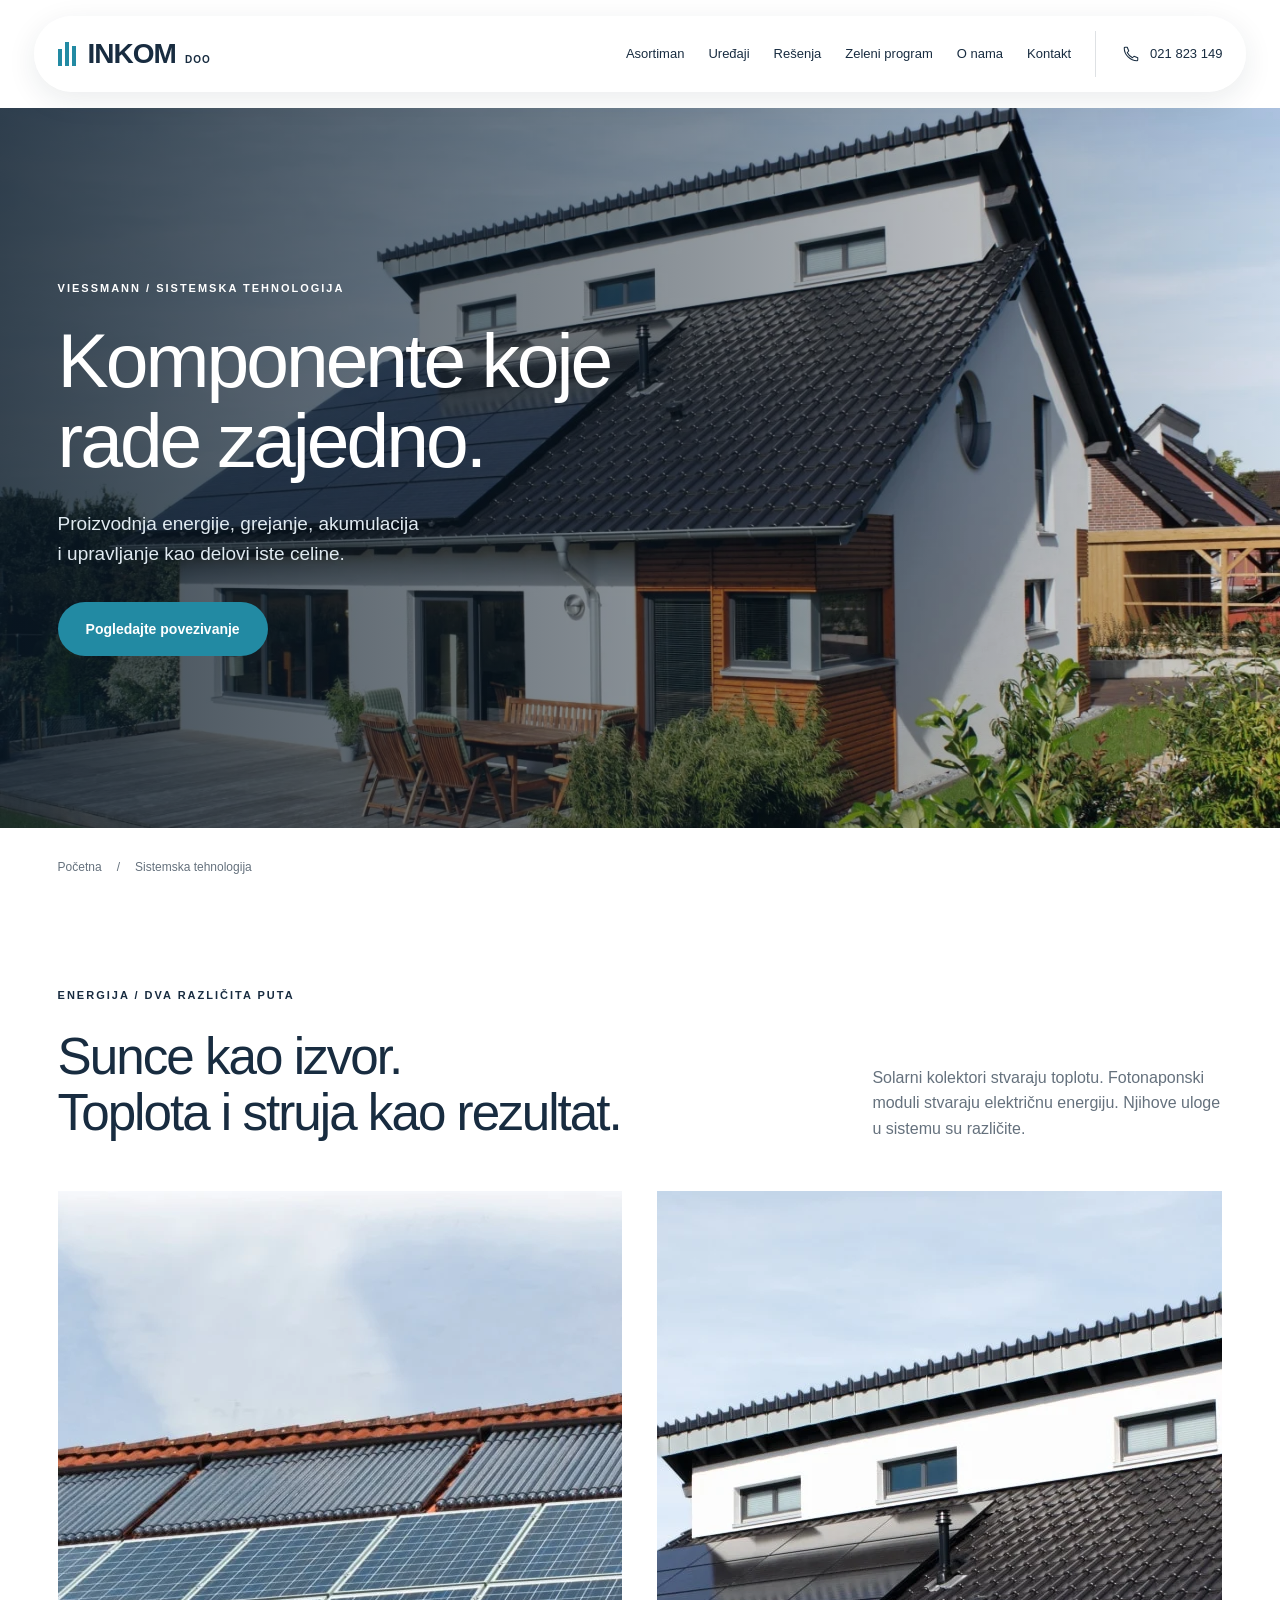
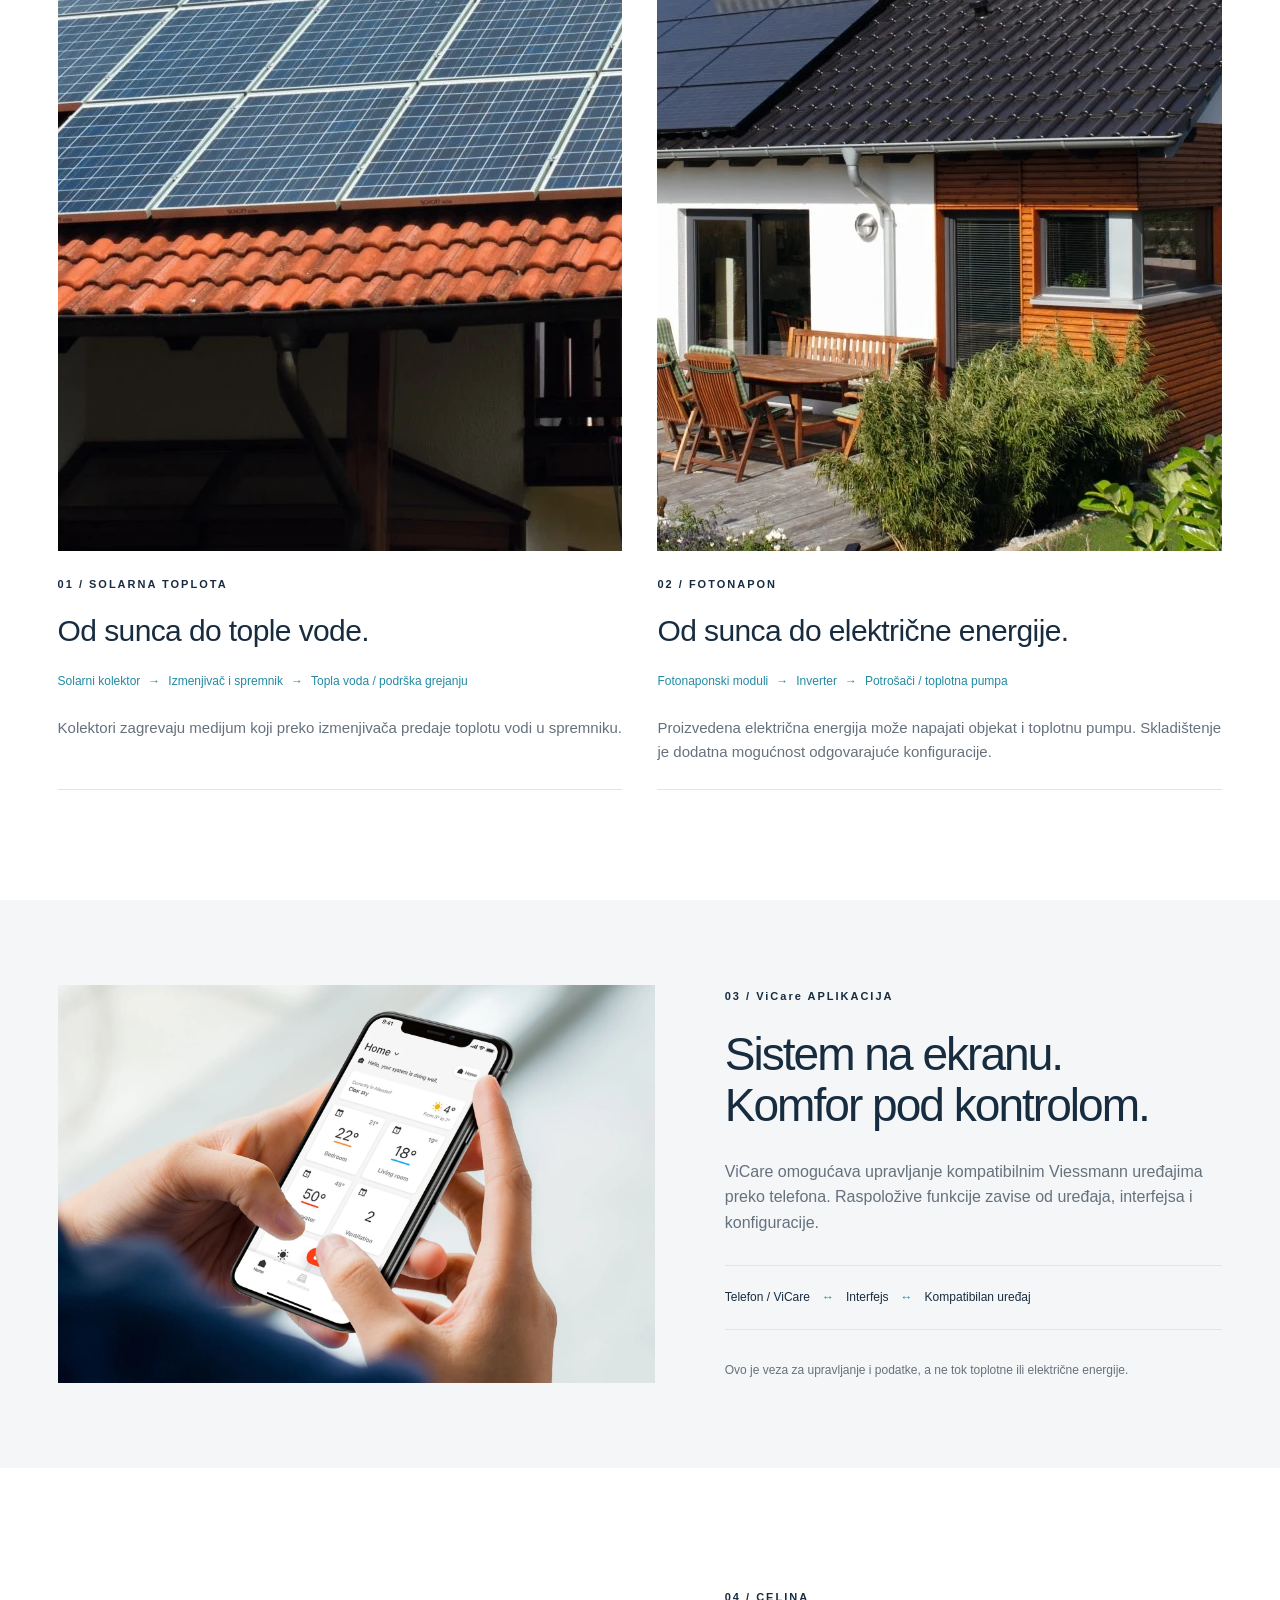
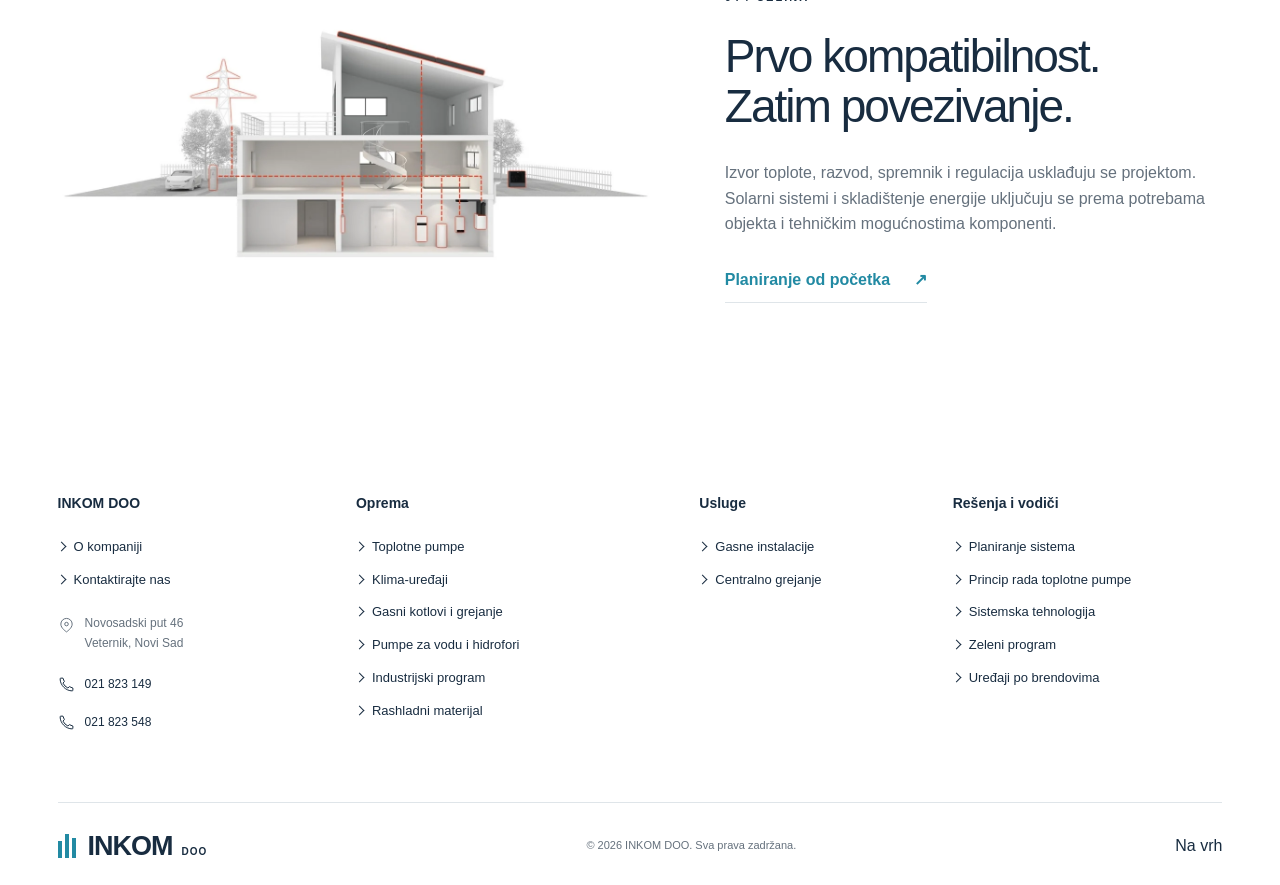
<file: sistemska-tehnologija.html>
<!doctype html>
<html lang="sr-Latn">
<head>
  <meta charset="utf-8">
  <meta name="viewport" content="width=device-width, initial-scale=1">
  <meta name="robots" content="noindex, nofollow">
  <meta name="description" content="Dizajnerski predlog početne stranice INKOM DOO, Veternik. Oprema za grejanje, hlađenje, gasne instalacije i industriju.">
  <meta name="theme-color" content="#ffffff">
  <title>Sistemska tehnologija - INKOM DOO | Predlog</title>
  <link rel="icon" href="assets/favicon.svg" type="image/svg+xml">
  <link rel="stylesheet" href="styles.css?v=20261029-32">
  <script src="app.js?v=20261029-32" defer></script>
</head>
<body class="internal-page">
  <a class="skip-link" href="#sadrzaj">Pređite na sadržaj</a>
  <header class="header">
    <div class="container header-inner">
      <a class="wordmark" href="index.html#pocetna" aria-label="INKOM DOO - početna"><span class="logo-symbol" aria-hidden="true"><b></b><b></b><b></b></span>INKOM<span class="doo">DOO</span></a>
      <button class="menu-toggle" type="button" aria-expanded="false" aria-controls="main-nav"><span>Meni</span><span class="menu-icon" aria-hidden="true"></span></button>
      <nav id="main-nav" class="main-nav" aria-label="Glavna navigacija">
        <a href="index.html#asortiman">Asortiman</a><a href="proizvodi.html">Uređaji</a><a href="resenja.html">Rešenja</a><a href="zeleno-finansiranje.html">Zeleni program</a><a href="index.html#o-nama">O nama</a><a href="index.html#kontakt">Kontakt</a>
        <a class="nav-call" href="tel:+38121823149"><svg aria-hidden="true"><use href="assets/equipment.svg#phone"/></svg>021 823 149</a>
      </nav>
    </div>
  </header>
  <main id="sadrzaj">
<section class="category-page-hero" aria-labelledby="system-title"><img src="assets/photos/system-pv.webp" alt="Fotonaponski paneli na krovu stambenog objekta" width="1440" height="960" fetchpriority="high" decoding="async"><div class="category-page-shade" aria-hidden="true"></div><div class="container category-page-copy"><p class="eyebrow">VIESSMANN / SISTEMSKA TEHNOLOGIJA</p><h1 id="system-title">Komponente koje<br>rade zajedno.</h1><p>Proizvodnja energije, grejanje, akumulacija<br>i upravljanje kao delovi iste celine.</p><a class="button button-primary" href="#povezivanje">Pogledajte povezivanje</a></div></section><nav class="container breadcrumbs" aria-label="Putanja"><a href="index.html">Početna</a><span aria-hidden="true">/</span><span>Sistemska tehnologija</span></nav><section class="container section" id="povezivanje"><div class="section-heading"><div><p class="eyebrow">ENERGIJA / DVA RAZLIČITA PUTA</p><h2>Sunce kao izvor.<br>Toplota i struja kao rezultat.</h2></div><p class="section-intro">Solarni kolektori stvaraju toplotu. Fotonaponski moduli stvaraju električnu energiju. Njihove uloge u sistemu su različite.</p></div><div class="photo-energy-paths"><article><img src="assets/photos/system-solar.webp" alt="Solarni termalni kolektori i fotonaponski moduli na krovu" width="1440" height="960" loading="lazy" decoding="async"><div class="photo-path-copy"><span class="tiny-label">01 / SOLARNA TOPLOTA</span><h3>Od sunca do tople vode.</h3><ol aria-label="Put solarne toplote"><li>Solarni kolektor</li><li>Izmenjivač i spremnik</li><li>Topla voda / podrška grejanju</li></ol><p>Kolektori zagrevaju medijum koji preko izmenjivača predaje toplotu vodi u spremniku.</p></div></article><article><img src="assets/photos/system-pv.webp" alt="Fotonaponski moduli na kući" width="1440" height="960" loading="lazy" decoding="async"><div class="photo-path-copy"><span class="tiny-label">02 / FOTONAPON</span><h3>Od sunca do električne energije.</h3><ol aria-label="Put električne energije"><li>Fotonaponski moduli</li><li>Inverter</li><li>Potrošači / toplotna pumpa</li></ol><p>Proizvedena električna energija može napajati objekat i toplotnu pumpu. Skladištenje je dodatna mogućnost odgovarajuće konfiguracije.</p></div></article></div></section><section class="system-control"><div class="container system-photo-feature"><img src="assets/photos/system-vicare.webp" alt="ViCare aplikacija na telefonu sa podešavanjem temperature prostorija" width="1800" height="1200" loading="lazy" decoding="async"><div><p class="eyebrow">03 / ViCare APLIKACIJA</p><h2>Sistem na ekranu.<br>Komfor pod kontrolom.</h2><p>ViCare omogućava upravljanje kompatibilnim Viessmann uređajima preko telefona. Raspoložive funkcije zavise od uređaja, interfejsa i konfiguracije.</p><div class="control-connection"><span>Telefon / ViCare</span><b aria-hidden="true">↔</b><span>Interfejs</span><b aria-hidden="true">↔</b><span>Kompatibilan uređaj</span></div><p class="system-small">Ovo je veza za upravljanje i podatke, a ne tok toplotne ili električne energije.</p></div></div></section><section class="container section system-photo-feature"><img src="assets/photos/connected-system.webp" alt="Prikaz različitih Viessmann komponenti u objektu" width="1280" height="720" loading="lazy" decoding="async"><div><p class="eyebrow">04 / CELINA</p><h2>Prvo kompatibilnost.<br>Zatim povezivanje.</h2><p>Izvor toplote, razvod, spremnik i regulacija usklađuju se projektom. Solarni sistemi i skladištenje energije uključuju se prema potrebama objekta i tehničkim mogućnostima komponenti.</p><a class="text-link" href="resenja.html#novogradnja">Planiranje od početka <span aria-hidden="true">↗</span></a></div></section>
</main>
  <footer class="footer footer-directory" id="site-footer"><div class="container"><div class="footer-columns"><section class="footer-company"><h2 class="footer-company-name">INKOM DOO</h2><a class="wordmark footer-company-logo" href="index.html#pocetna" aria-label="INKOM DOO - početna"><span class="logo-symbol" aria-hidden="true"><b></b><b></b><b></b></span>INKOM<span class="doo">DOO</span></a><ul><li><a href="index.html#o-nama">O kompaniji</a></li><li><a href="index.html#kontakt">Kontaktirajte nas</a></li></ul><address class="footer-address"><svg class="contact-icon" viewBox="0 0 24 24" fill="none" aria-hidden="true"><path d="M20 10c0 6-8 11-8 11S4 16 4 10a8 8 0 1 1 16 0Z" stroke="currentColor" stroke-width="1.4"/><circle cx="12" cy="10" r="2.5" stroke="currentColor" stroke-width="1.4"/></svg><span>Novosadski put 46<br>Veternik, Novi Sad</span></address><div class="footer-phones"><a class="footer-phone" href="tel:+38121823149"><svg class="contact-icon" viewBox="0 0 24 24" aria-hidden="true"><use href="assets/equipment.svg#phone"/></svg><span>021 823 149</span></a><a class="footer-phone" href="tel:+38121823548"><svg class="contact-icon" viewBox="0 0 24 24" aria-hidden="true"><use href="assets/equipment.svg#phone"/></svg><span>021 823 548</span></a></div></section><nav aria-label="Oprema u podnožju"><h2><span class="footer-heading-label">Oprema</span><button class="footer-toggle" type="button" aria-expanded="false" aria-controls="footer-panel-oprema" hidden><span>Oprema</span><svg viewBox="0 0 20 20" fill="none" aria-hidden="true"><path d="M4 10h12" stroke="currentColor" stroke-width="1.4" stroke-linecap="round"/><path class="footer-toggle-vertical" d="M10 4v12" stroke="currentColor" stroke-width="1.4" stroke-linecap="round"/></svg></button></h2><ul class="footer-panel" id="footer-panel-oprema"><li><a href="toplotne-pumpe.html">Toplotne pumpe</a></li><li><a href="klima-uredjaji.html">Klima-uređaji</a></li><li><a href="gasni-kotlovi.html">Gasni kotlovi i grejanje</a></li><li><a href="pumpe-za-vodu.html">Pumpe za vodu i hidrofori</a></li><li><a href="industrijski-program.html">Industrijski program</a></li><li><a href="rashladni-materijal.html">Rashladni materijal</a></li></ul></nav><nav aria-label="Usluge u podnožju"><h2><span class="footer-heading-label">Usluge</span><button class="footer-toggle" type="button" aria-expanded="false" aria-controls="footer-panel-usluge" hidden><span>Usluge</span><svg viewBox="0 0 20 20" fill="none" aria-hidden="true"><path d="M4 10h12" stroke="currentColor" stroke-width="1.4" stroke-linecap="round"/><path class="footer-toggle-vertical" d="M10 4v12" stroke="currentColor" stroke-width="1.4" stroke-linecap="round"/></svg></button></h2><ul class="footer-panel" id="footer-panel-usluge"><li><a href="gasne-instalacije.html">Gasne instalacije</a></li><li><a href="centralno-grejanje.html">Centralno grejanje</a></li></ul></nav><nav aria-label="Vodiči u podnožju"><h2><span class="footer-heading-label">Rešenja i vodiči</span><button class="footer-toggle" type="button" aria-expanded="false" aria-controls="footer-panel-vodici" hidden><span>Rešenja i vodiči</span><svg viewBox="0 0 20 20" fill="none" aria-hidden="true"><path d="M4 10h12" stroke="currentColor" stroke-width="1.4" stroke-linecap="round"/><path class="footer-toggle-vertical" d="M10 4v12" stroke="currentColor" stroke-width="1.4" stroke-linecap="round"/></svg></button></h2><ul class="footer-panel" id="footer-panel-vodici"><li><a href="resenja.html">Planiranje sistema</a></li><li><a href="resenja.html#toplotne-pumpe">Princip rada toplotne pumpe</a></li><li><a href="sistemska-tehnologija.html">Sistemska tehnologija</a></li><li><a href="zeleno-finansiranje.html">Zeleni program</a></li><li><a href="proizvodi.html">Uređaji po brendovima</a></li></ul></nav></div><div class="footer-legal"><a class="wordmark" href="index.html#pocetna" aria-label="INKOM DOO - početna"><span class="logo-symbol" aria-hidden="true"><b></b><b></b><b></b></span>INKOM<span class="doo">DOO</span></a><p>© 2026 INKOM DOO. Sva prava zadržana.</p><a class="footer-top-link" href="index.html#pocetna">Na vrh</a><div class="footer-top-slot"><button class="back-to-top" type="button" aria-label="Vrati se na vrh stranice" hidden><svg viewBox="0 0 24 24" fill="none" aria-hidden="true"><path d="m6 13 6-6 6 6M12 7v12" stroke="currentColor" stroke-width="1.7" stroke-linecap="round" stroke-linejoin="round"/></svg></button></div></div></div></footer>
</body>
</html>
</file>
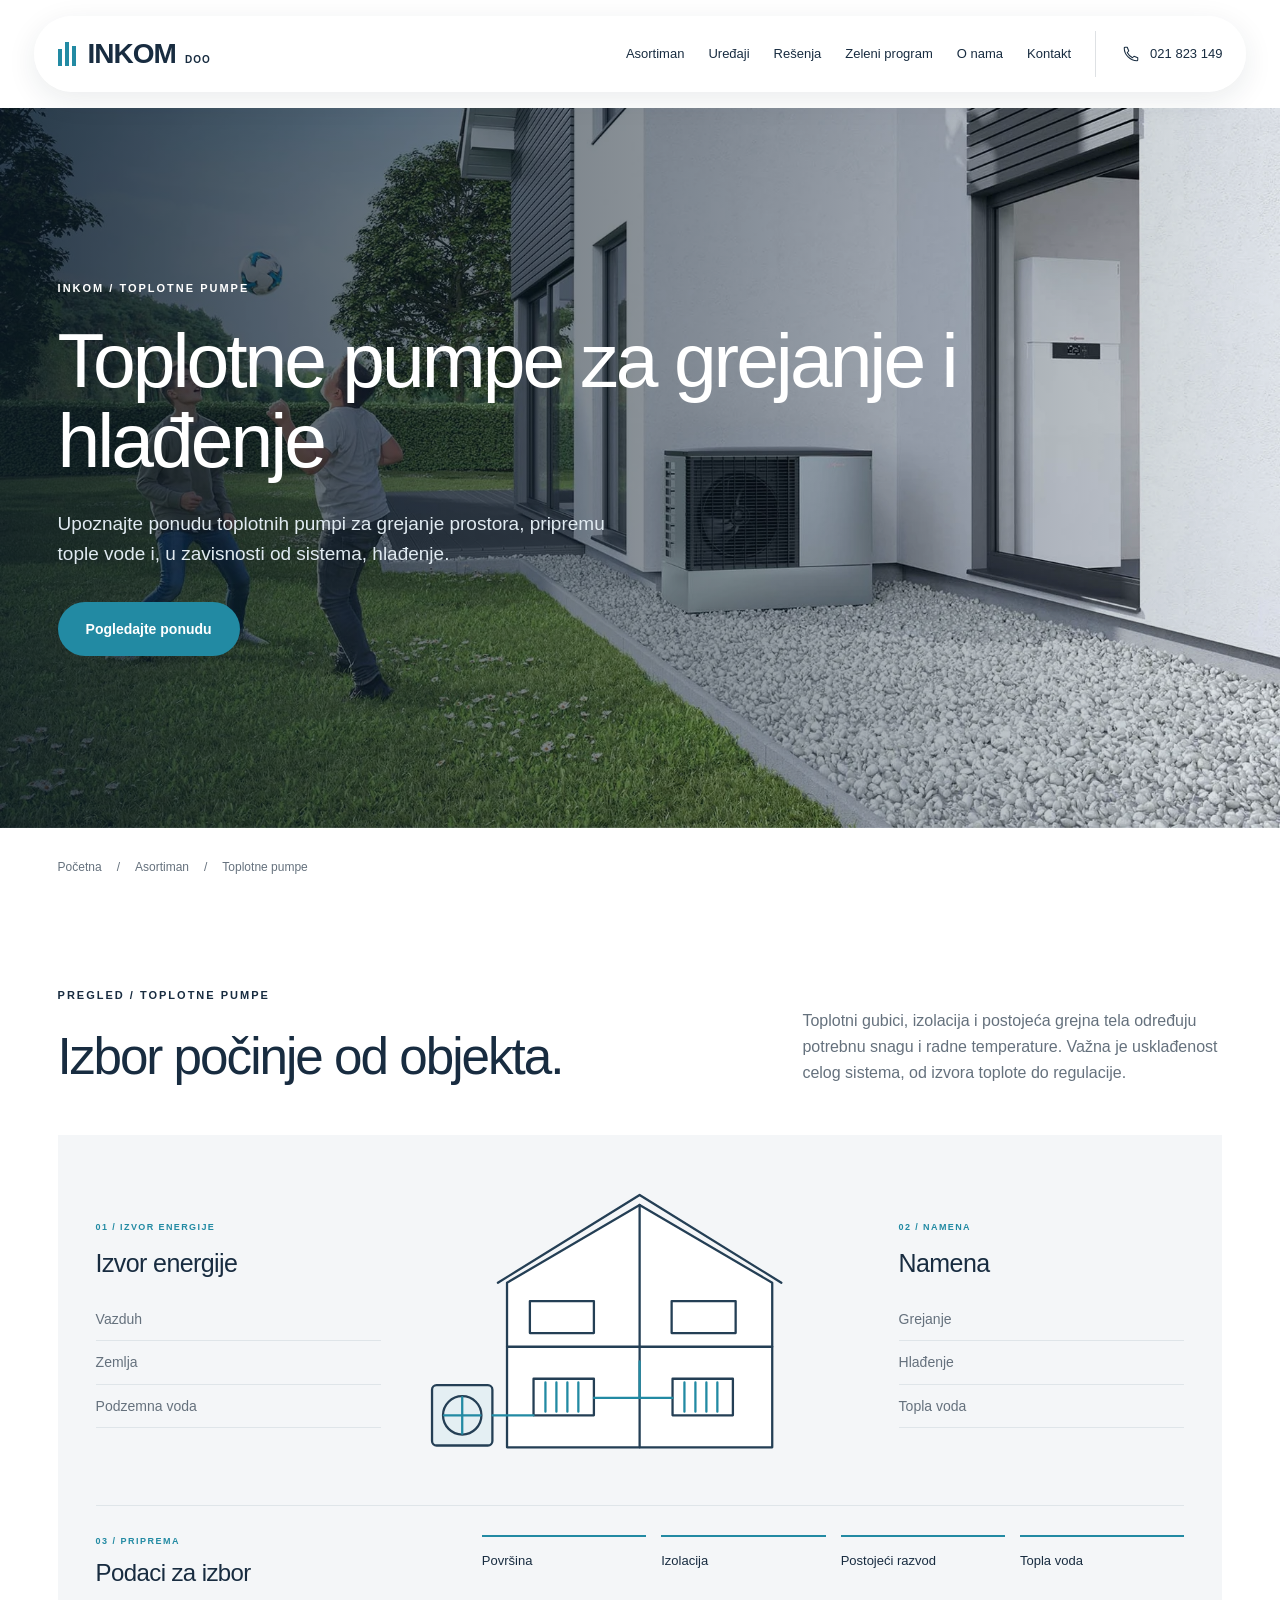
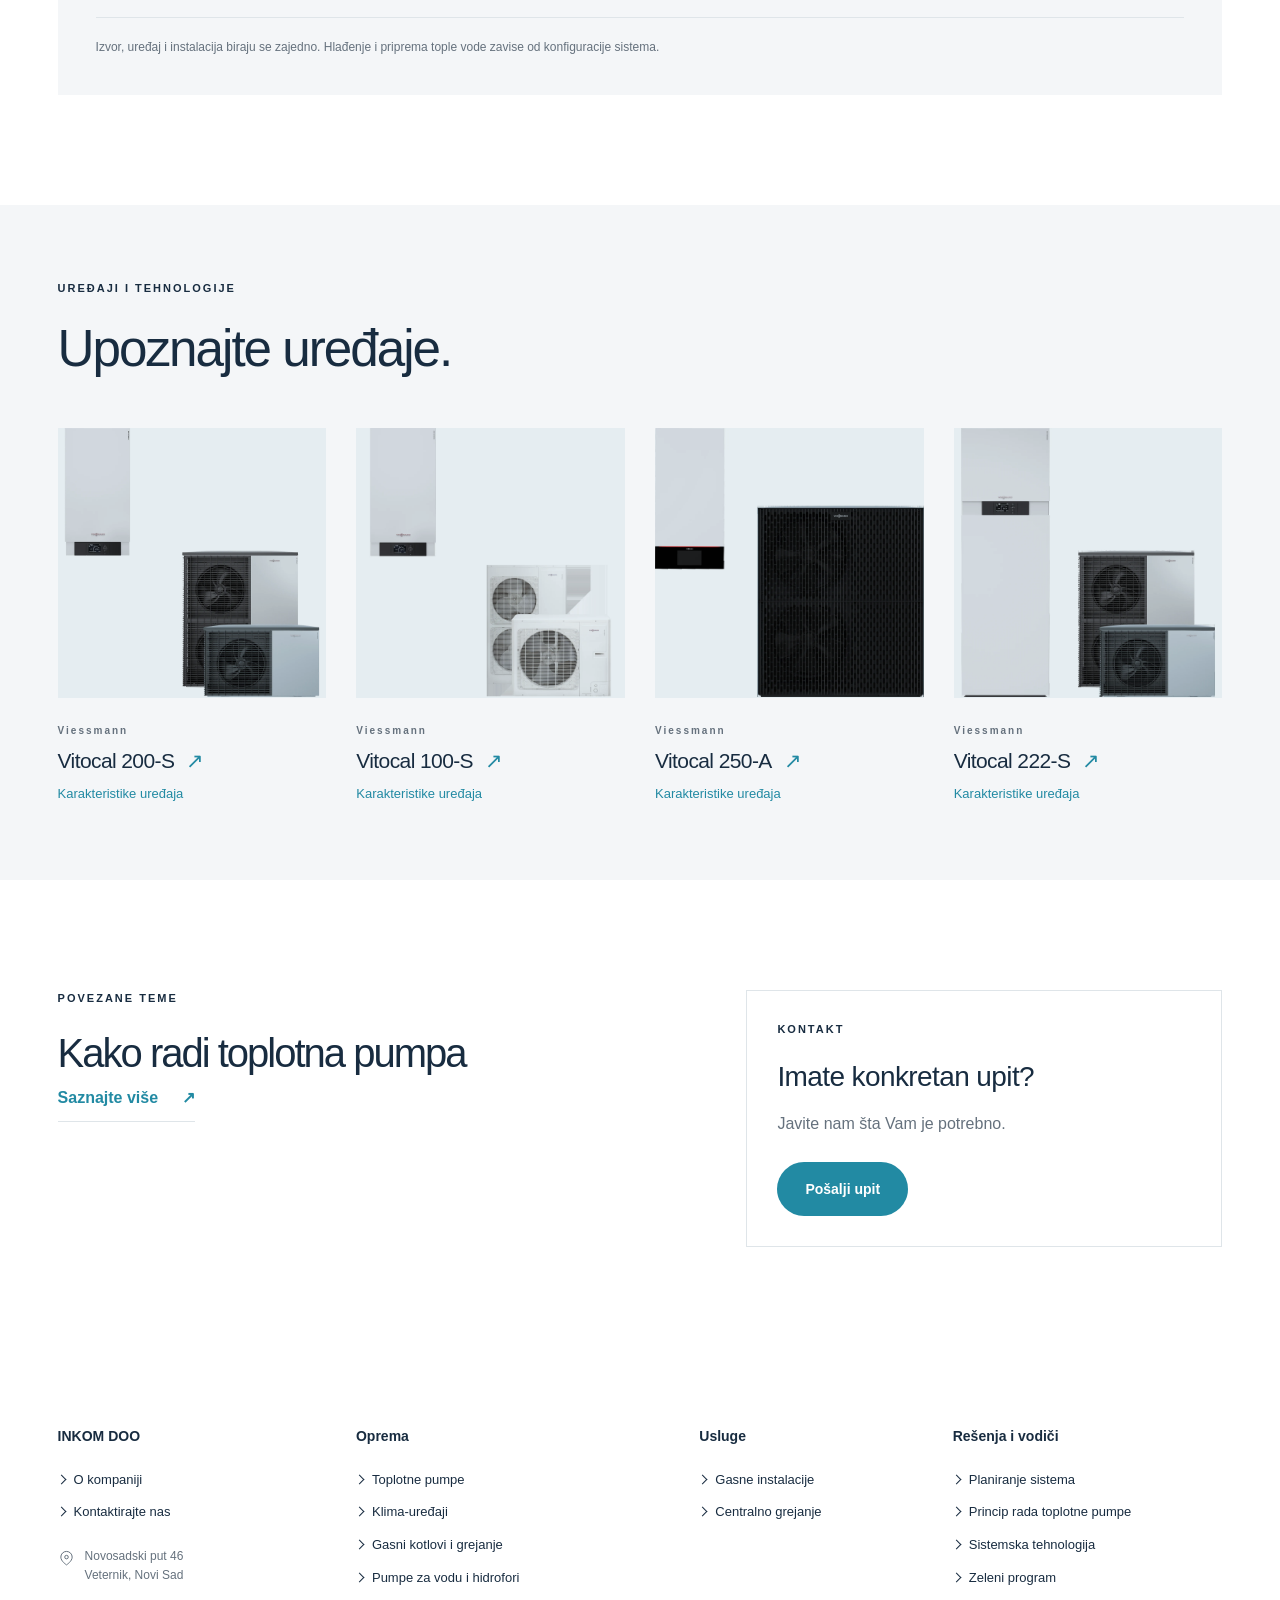
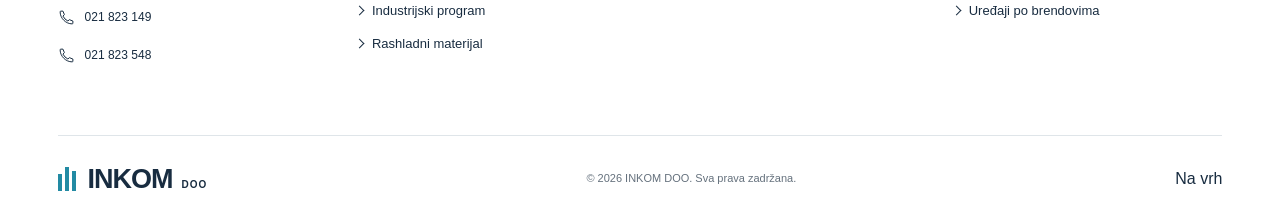
<file: toplotne-pumpe.html>
<!doctype html>
<html lang="sr-Latn">
<head>
  <meta charset="utf-8">
  <meta name="viewport" content="width=device-width, initial-scale=1">
  <meta name="robots" content="noindex, nofollow">
  <meta name="description" content="Dizajnerski predlog početne stranice INKOM DOO, Veternik. Oprema za grejanje, hlađenje, gasne instalacije i industriju.">
  <meta name="theme-color" content="#ffffff">
  <title>Toplotne pumpe - INKOM DOO | Predlog</title>
  <link rel="icon" href="assets/favicon.svg" type="image/svg+xml">
  <link rel="stylesheet" href="styles.css?v=20261029-32">
  <script src="app.js?v=20261029-32" defer></script>
</head>
<body class="internal-page">
  <a class="skip-link" href="#sadrzaj">Pređite na sadržaj</a>
  <header class="header">
    <div class="container header-inner">
      <a class="wordmark" href="index.html#pocetna" aria-label="INKOM DOO - početna"><span class="logo-symbol" aria-hidden="true"><b></b><b></b><b></b></span>INKOM<span class="doo">DOO</span></a>
      <button class="menu-toggle" type="button" aria-expanded="false" aria-controls="main-nav"><span>Meni</span><span class="menu-icon" aria-hidden="true"></span></button>
      <nav id="main-nav" class="main-nav" aria-label="Glavna navigacija">
        <a href="index.html#asortiman">Asortiman</a><a href="proizvodi.html">Uređaji</a><a href="resenja.html">Rešenja</a><a href="zeleno-finansiranje.html">Zeleni program</a><a href="index.html#o-nama">O nama</a><a href="index.html#kontakt">Kontakt</a>
        <a class="nav-call" href="tel:+38121823149"><svg aria-hidden="true"><use href="assets/equipment.svg#phone"/></svg>021 823 149</a>
      </nav>
    </div>
  </header>
  <main id="sadrzaj">
<section class="category-page-hero heat-pump-page-hero" aria-labelledby="category-title"><img src="assets/photos/heat-pump-category-hero.webp" alt="Toplotne pumpe" width="1500" height="1000" fetchpriority="high" decoding="async"><div class="category-page-shade" aria-hidden="true"></div><div class="container category-page-copy"><p class="eyebrow">INKOM / TOPLOTNE PUMPE</p><h1 id="category-title">Toplotne pumpe za grejanje i hlađenje</h1><p>Upoznajte ponudu toplotnih pumpi za grejanje prostora, pripremu tople vode i, u zavisnosti od sistema, hlađenje.</p><a class="button button-primary" href="#uredjaji">Pogledajte ponudu</a></div></section><nav class="container breadcrumbs" aria-label="Putanja"><a href="index.html">Početna</a><span aria-hidden="true">/</span><a href="index.html#asortiman">Asortiman</a><span aria-hidden="true">/</span><span>Toplotne pumpe</span></nav><section class="container category-overview section" id="pregled"><div class="section-heading"><div><p class="eyebrow">PREGLED / TOPLOTNE PUMPE</p><h2>Izbor počinje od objekta.</h2></div><p class="section-intro">Toplotni gubici, izolacija i postojeća grejna tela određuju potrebnu snagu i radne temperature. Važna je usklađenost celog sistema, od izvora toplote do regulacije.</p></div><figure class="decision-map" aria-label="Grafički vodič za kategoriju toplotne pumpe"><div class="decision-side decision-source"><span class="tiny-label">01 / IZVOR ENERGIJE</span><h3>Izvor energije</h3><ul><li>Vazduh</li><li>Zemlja</li><li>Podzemna voda</li></ul></div><svg class="decision-scene" viewBox="0 0 500 330" fill="none" role="img" aria-label="Povezivanje delova sistema"><g stroke="#243f55" stroke-width="2.5" stroke-linecap="round" stroke-linejoin="round"><path d="M105 120L250 35l145 85v180H105z" fill="#fff"/><path d="M95 120L250 24l155 96M250 35v265M105 190h290"/><path d="M130 140h70v35h-70zM285 140h70v35h-70zM134 225h66v40h-66zM286 225h66v40h-66z"/><path d="M147 229v32m12-32v32m12-32v32m12-32v32M299 229v32m12-32v32m12-32v32m12-32v32" stroke="#228aa3"/><path d="M200 246h86M250 246v-40" stroke="#228aa3"/><rect x="23" y="232" width="66" height="66" rx="5" fill="#e4eff3"/><circle cx="56" cy="265" r="21"/><path d="M56 245v40m-20-20h40M89 265h45" stroke="#228aa3"/></g></svg><div class="decision-side decision-purpose"><span class="tiny-label">02 / NAMENA</span><h3>Namena</h3><ul><li>Grejanje</li><li>Hlađenje</li><li>Topla voda</li></ul></div><div class="decision-inputs"><div><span class="tiny-label">03 / PRIPREMA</span><h3>Podaci za izbor</h3></div><ul><li>Površina</li><li>Izolacija</li><li>Postojeći razvod</li><li>Topla voda</li></ul></div><figcaption>Izvor, uređaj i instalacija biraju se zajedno. Hlađenje i priprema tople vode zavise od konfiguracije sistema.</figcaption></figure></section><section class="category-models" id="uredjaji"><div class="container"><div class="section-heading"><div><p class="eyebrow">UREĐAJI I TEHNOLOGIJE</p><h2>Upoznajte uređaje.</h2></div></div><div class="category-model-grid category-model-grid--four"><a class="category-model" href="proizvodi.html#vitocal-200-s"><div><img src="assets/photos/heat-pump.webp" alt="Viessmann Vitocal 200-S" width="1000" height="1000" loading="lazy" decoding="async"></div><p class="tiny-label">Viessmann</p><h3>Vitocal 200-S<span aria-hidden="true">↗</span></h3><p>Karakteristike uređaja</p></a><a class="category-model" href="proizvodi.html#vitocal-100-s"><div><img src="assets/photos/vitocal-100-s.webp" alt="Viessmann Vitocal 100-S" width="1000" height="1000" loading="lazy" decoding="async"></div><p class="tiny-label">Viessmann</p><h3>Vitocal 100-S<span aria-hidden="true">↗</span></h3><p>Karakteristike uređaja</p></a><a class="category-model" href="proizvodi.html#vitocal-250-a"><div><img src="assets/photos/vitocal-250-a.webp" alt="Viessmann Vitocal 250-A" width="1000" height="1000" loading="lazy" decoding="async"></div><p class="tiny-label">Viessmann</p><h3>Vitocal 250-A<span aria-hidden="true">↗</span></h3><p>Karakteristike uređaja</p></a><a class="category-model" href="proizvodi.html#vitocal-222-s"><div><img src="assets/photos/vitocal-222-s.webp" alt="Viessmann Vitocal 222-S" width="1000" height="1000" loading="lazy" decoding="async"></div><p class="tiny-label">Viessmann</p><h3>Vitocal 222-S<span aria-hidden="true">↗</span></h3><p>Karakteristike uređaja</p></a></div></div></section><section class="container category-next section"><div><p class="eyebrow">POVEZANE TEME</p><h2>Kako radi toplotna pumpa</h2><a class="text-link" href="resenja.html#toplotne-pumpe">Saznajte više <span aria-hidden="true">↗</span></a></div><div><p class="eyebrow">KONTAKT</p><h3>Imate konkretan upit?</h3><p>Javite nam šta Vam je potrebno.</p><a class="button button-primary" href="index.html#kontakt">Pošalji upit</a></div></section>
</main>
  <footer class="footer footer-directory" id="site-footer"><div class="container"><div class="footer-columns"><section class="footer-company"><h2 class="footer-company-name">INKOM DOO</h2><a class="wordmark footer-company-logo" href="index.html#pocetna" aria-label="INKOM DOO - početna"><span class="logo-symbol" aria-hidden="true"><b></b><b></b><b></b></span>INKOM<span class="doo">DOO</span></a><ul><li><a href="index.html#o-nama">O kompaniji</a></li><li><a href="index.html#kontakt">Kontaktirajte nas</a></li></ul><address class="footer-address"><svg class="contact-icon" viewBox="0 0 24 24" fill="none" aria-hidden="true"><path d="M20 10c0 6-8 11-8 11S4 16 4 10a8 8 0 1 1 16 0Z" stroke="currentColor" stroke-width="1.4"/><circle cx="12" cy="10" r="2.5" stroke="currentColor" stroke-width="1.4"/></svg><span>Novosadski put 46<br>Veternik, Novi Sad</span></address><div class="footer-phones"><a class="footer-phone" href="tel:+38121823149"><svg class="contact-icon" viewBox="0 0 24 24" aria-hidden="true"><use href="assets/equipment.svg#phone"/></svg><span>021 823 149</span></a><a class="footer-phone" href="tel:+38121823548"><svg class="contact-icon" viewBox="0 0 24 24" aria-hidden="true"><use href="assets/equipment.svg#phone"/></svg><span>021 823 548</span></a></div></section><nav aria-label="Oprema u podnožju"><h2><span class="footer-heading-label">Oprema</span><button class="footer-toggle" type="button" aria-expanded="false" aria-controls="footer-panel-oprema" hidden><span>Oprema</span><svg viewBox="0 0 20 20" fill="none" aria-hidden="true"><path d="M4 10h12" stroke="currentColor" stroke-width="1.4" stroke-linecap="round"/><path class="footer-toggle-vertical" d="M10 4v12" stroke="currentColor" stroke-width="1.4" stroke-linecap="round"/></svg></button></h2><ul class="footer-panel" id="footer-panel-oprema"><li><a href="toplotne-pumpe.html">Toplotne pumpe</a></li><li><a href="klima-uredjaji.html">Klima-uređaji</a></li><li><a href="gasni-kotlovi.html">Gasni kotlovi i grejanje</a></li><li><a href="pumpe-za-vodu.html">Pumpe za vodu i hidrofori</a></li><li><a href="industrijski-program.html">Industrijski program</a></li><li><a href="rashladni-materijal.html">Rashladni materijal</a></li></ul></nav><nav aria-label="Usluge u podnožju"><h2><span class="footer-heading-label">Usluge</span><button class="footer-toggle" type="button" aria-expanded="false" aria-controls="footer-panel-usluge" hidden><span>Usluge</span><svg viewBox="0 0 20 20" fill="none" aria-hidden="true"><path d="M4 10h12" stroke="currentColor" stroke-width="1.4" stroke-linecap="round"/><path class="footer-toggle-vertical" d="M10 4v12" stroke="currentColor" stroke-width="1.4" stroke-linecap="round"/></svg></button></h2><ul class="footer-panel" id="footer-panel-usluge"><li><a href="gasne-instalacije.html">Gasne instalacije</a></li><li><a href="centralno-grejanje.html">Centralno grejanje</a></li></ul></nav><nav aria-label="Vodiči u podnožju"><h2><span class="footer-heading-label">Rešenja i vodiči</span><button class="footer-toggle" type="button" aria-expanded="false" aria-controls="footer-panel-vodici" hidden><span>Rešenja i vodiči</span><svg viewBox="0 0 20 20" fill="none" aria-hidden="true"><path d="M4 10h12" stroke="currentColor" stroke-width="1.4" stroke-linecap="round"/><path class="footer-toggle-vertical" d="M10 4v12" stroke="currentColor" stroke-width="1.4" stroke-linecap="round"/></svg></button></h2><ul class="footer-panel" id="footer-panel-vodici"><li><a href="resenja.html">Planiranje sistema</a></li><li><a href="resenja.html#toplotne-pumpe">Princip rada toplotne pumpe</a></li><li><a href="sistemska-tehnologija.html">Sistemska tehnologija</a></li><li><a href="zeleno-finansiranje.html">Zeleni program</a></li><li><a href="proizvodi.html">Uređaji po brendovima</a></li></ul></nav></div><div class="footer-legal"><a class="wordmark" href="index.html#pocetna" aria-label="INKOM DOO - početna"><span class="logo-symbol" aria-hidden="true"><b></b><b></b><b></b></span>INKOM<span class="doo">DOO</span></a><p>© 2026 INKOM DOO. Sva prava zadržana.</p><a class="footer-top-link" href="index.html#pocetna">Na vrh</a><div class="footer-top-slot"><button class="back-to-top" type="button" aria-label="Vrati se na vrh stranice" hidden><svg viewBox="0 0 24 24" fill="none" aria-hidden="true"><path d="m6 13 6-6 6 6M12 7v12" stroke="currentColor" stroke-width="1.7" stroke-linecap="round" stroke-linejoin="round"/></svg></button></div></div></div></footer>
</body>
</html>
</file>
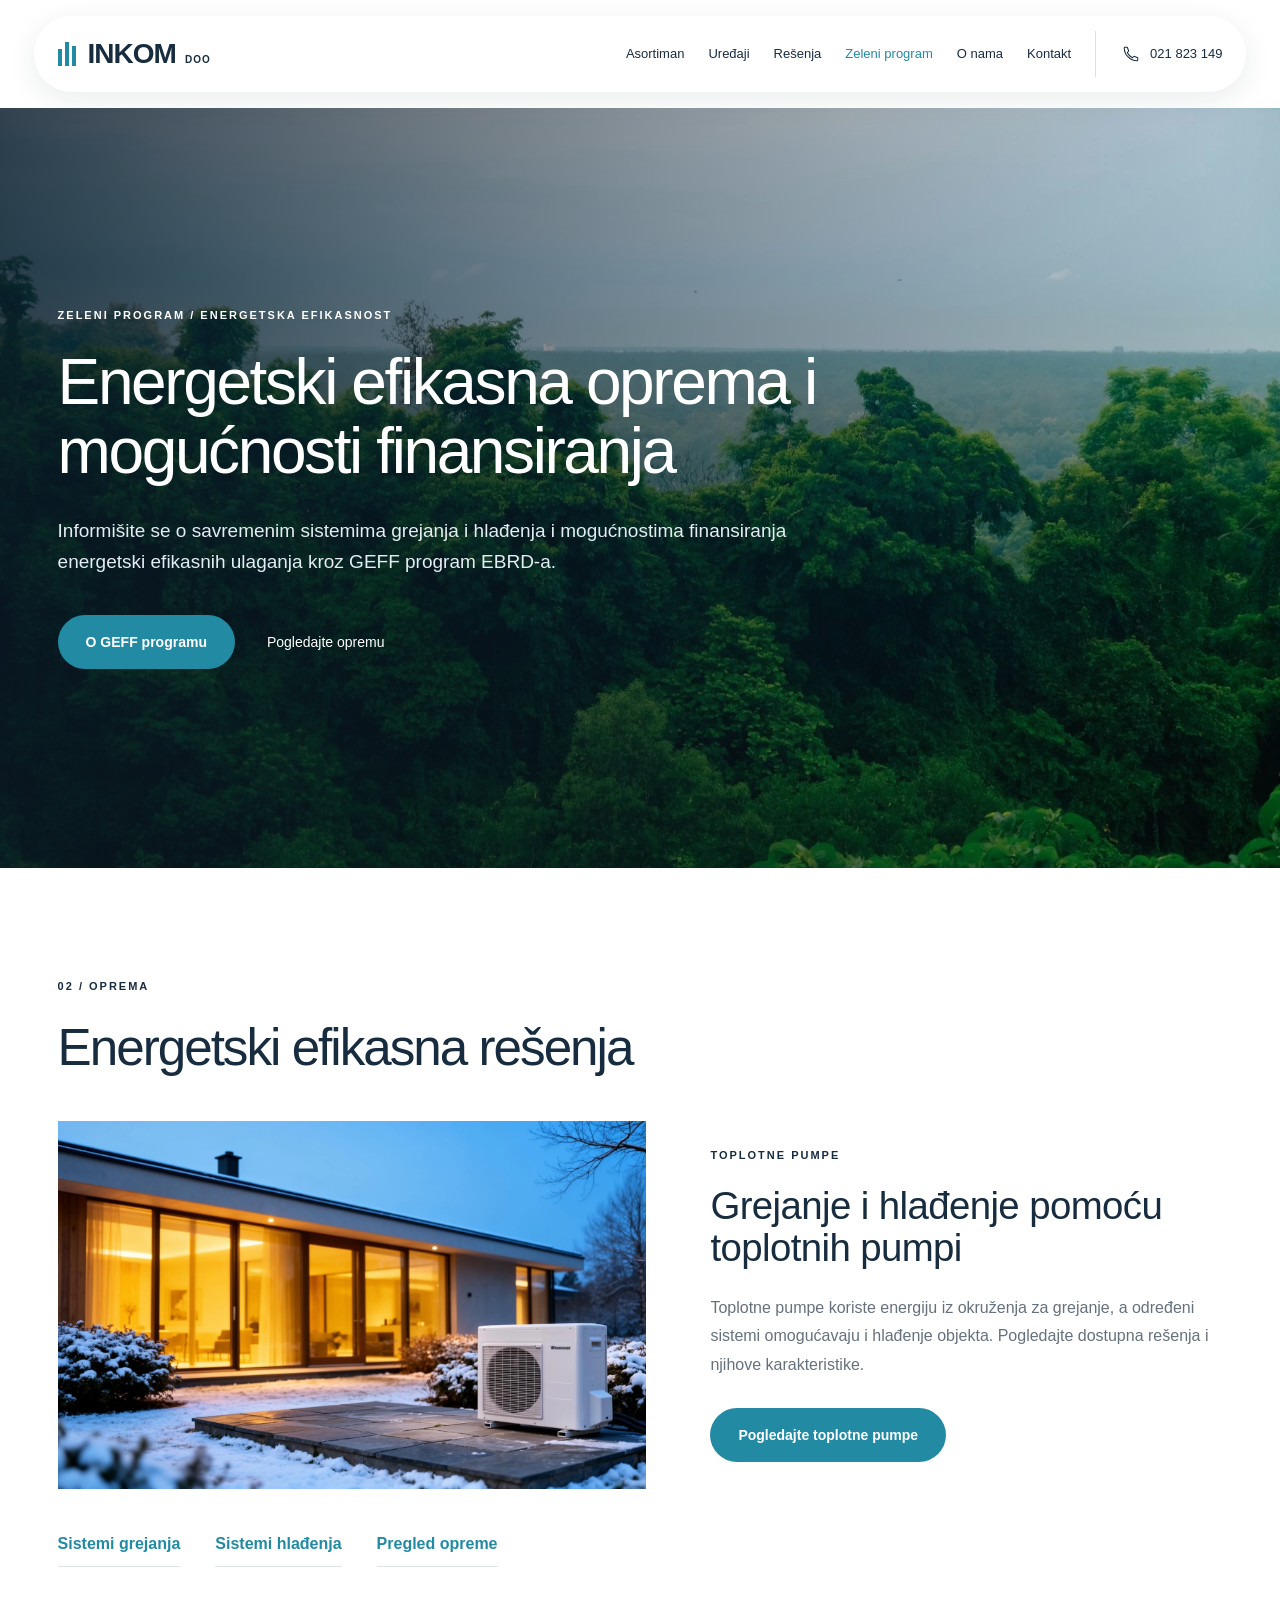
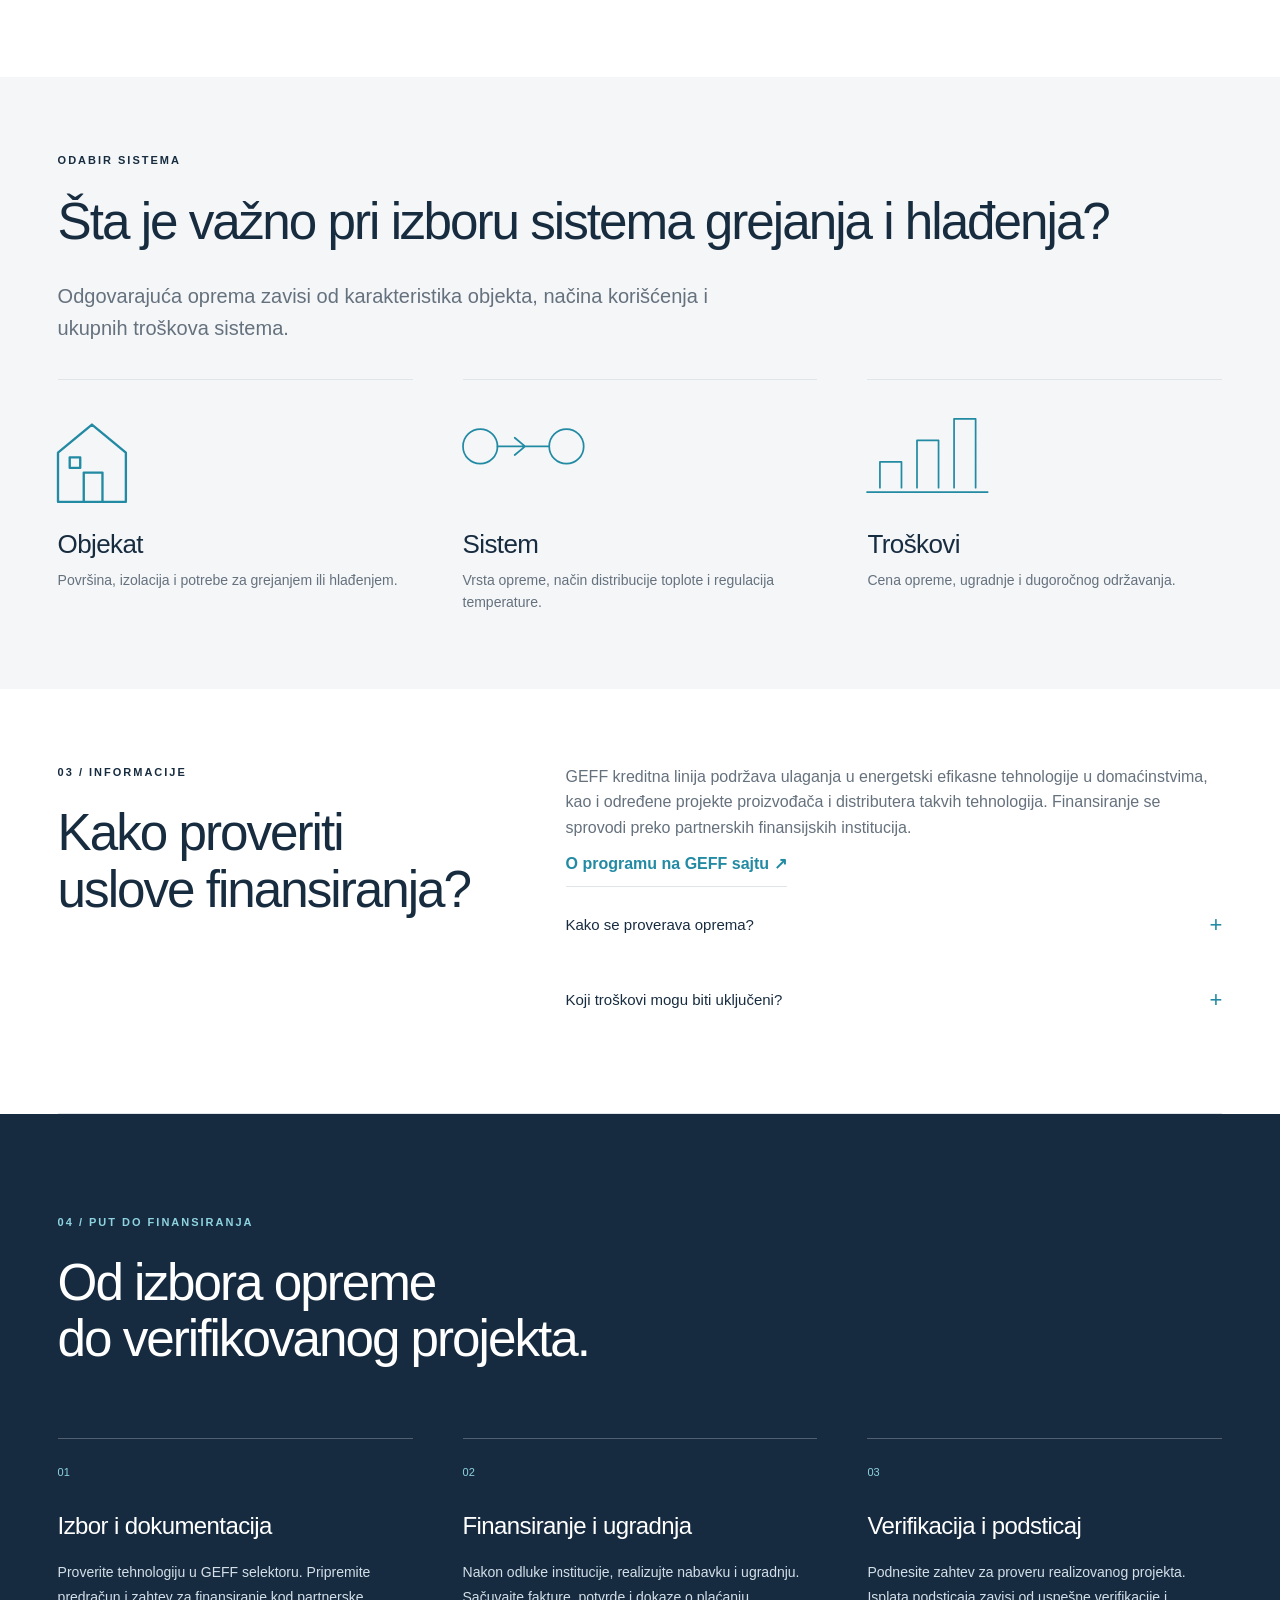
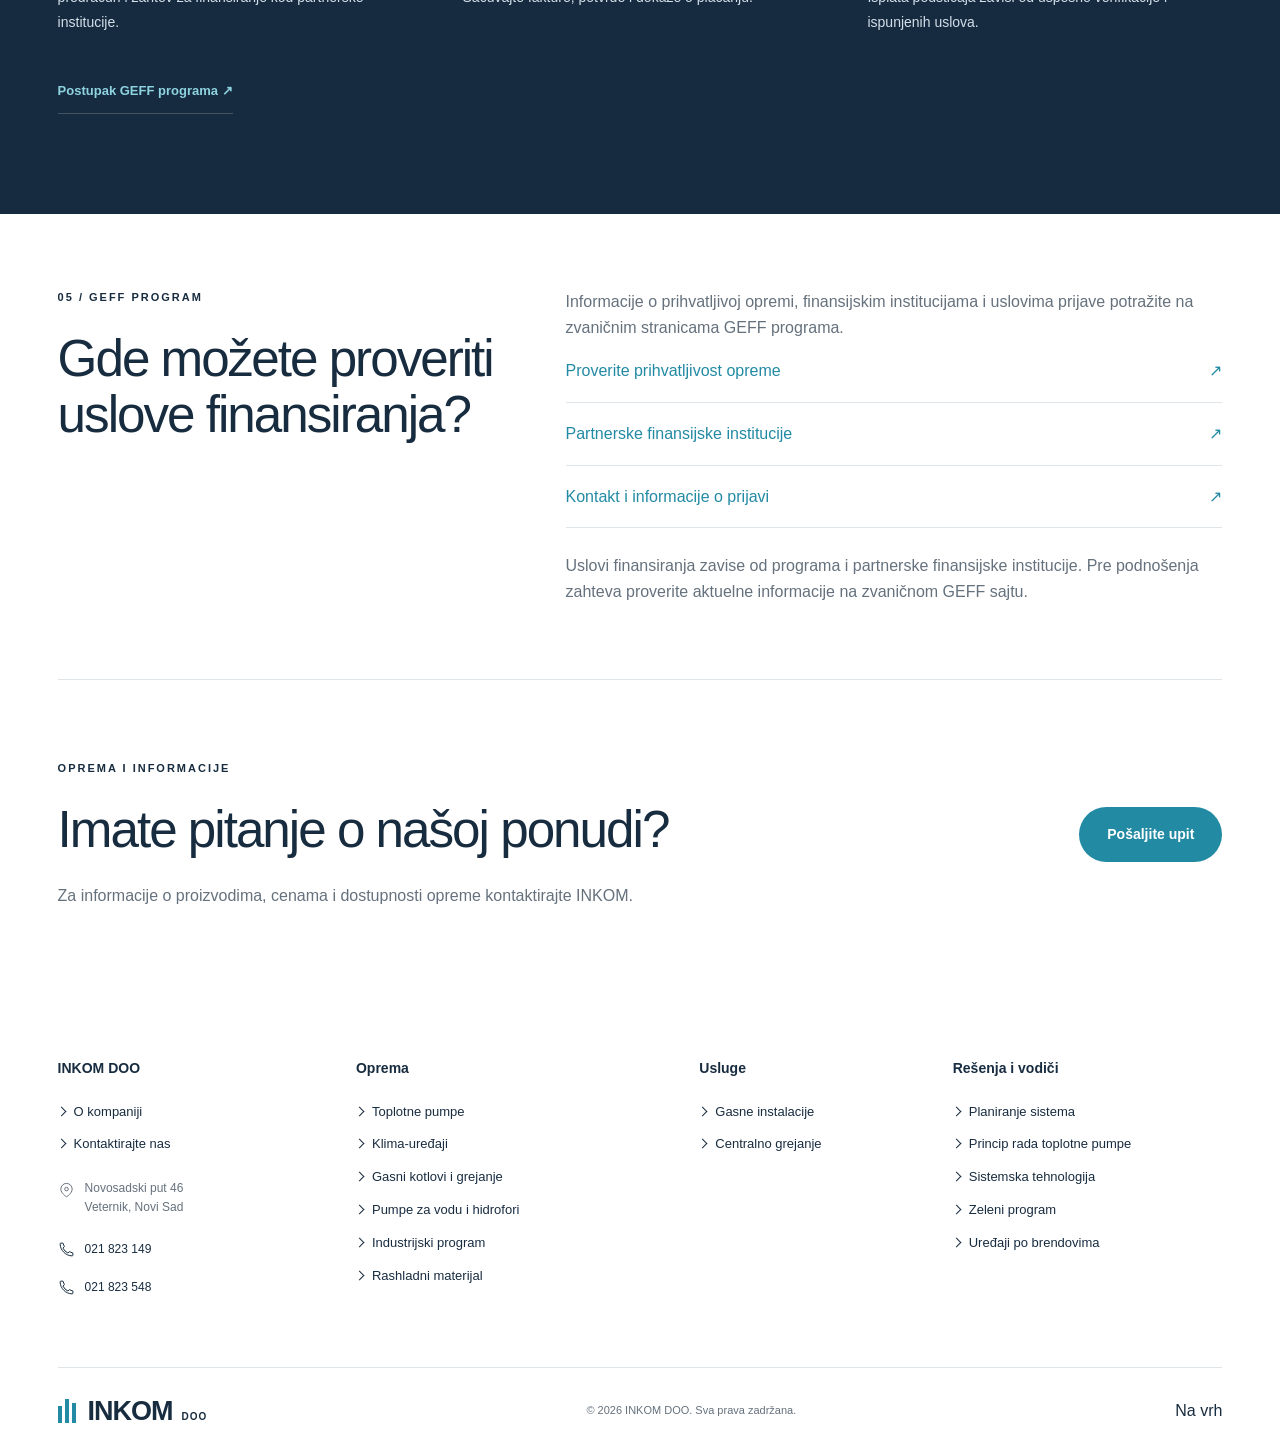
<file: zeleno-finansiranje.html>
<!doctype html>
<html lang="sr-Latn">
<head>
  <meta charset="utf-8">
  <meta name="viewport" content="width=device-width, initial-scale=1">
  <meta name="robots" content="noindex, nofollow">
  <meta name="description" content="Dizajnerski predlog početne stranice INKOM DOO, Veternik. Oprema za grejanje, hlađenje, gasne instalacije i industriju.">
  <meta name="theme-color" content="#ffffff">
  <title>Zeleni program i GEFF - INKOM DOO | Predlog</title>
  <link rel="icon" href="assets/favicon.svg" type="image/svg+xml">
  <link rel="stylesheet" href="styles.css?v=20261029-32">
  <script src="app.js?v=20261029-32" defer></script>
</head>
<body class="internal-page">
  <a class="skip-link" href="#sadrzaj">Pređite na sadržaj</a>
  <header class="header">
    <div class="container header-inner">
      <a class="wordmark" href="index.html#pocetna" aria-label="INKOM DOO - početna"><span class="logo-symbol" aria-hidden="true"><b></b><b></b><b></b></span>INKOM<span class="doo">DOO</span></a>
      <button class="menu-toggle" type="button" aria-expanded="false" aria-controls="main-nav"><span>Meni</span><span class="menu-icon" aria-hidden="true"></span></button>
      <nav id="main-nav" class="main-nav" aria-label="Glavna navigacija">
        <a href="index.html#asortiman">Asortiman</a><a href="proizvodi.html">Uređaji</a><a href="resenja.html">Rešenja</a><a href="zeleno-finansiranje.html" aria-current="page">Zeleni program</a><a href="index.html#o-nama">O nama</a><a href="index.html#kontakt">Kontakt</a>
        <a class="nav-call" href="tel:+38121823149"><svg aria-hidden="true"><use href="assets/equipment.svg#phone"/></svg>021 823 149</a>
      </nav>
    </div>
  </header>
  <main id="sadrzaj">
<section class="programme-hero" aria-labelledby="programme-title"><img src="assets/photos/green-landscape.webp" alt="Zeleni šumski pejzaž" width="1920" height="1280" fetchpriority="high" decoding="async"><div class="programme-hero-shade" aria-hidden="true"></div><div class="container programme-hero-copy"><p class="eyebrow">ZELENI PROGRAM / ENERGETSKA EFIKASNOST</p><h1 id="programme-title">Energetski efikasna oprema i mogućnosti finansiranja</h1><p>Informišite se o savremenim sistemima grejanja i hlađenja i mogućnostima finansiranja energetski efikasnih ulaganja kroz GEFF program EBRD-a.</p><div class="actions"><a class="button button-primary" href="#geff">O GEFF programu</a><a class="hero-contact" href="#oprema">Pogledajte opremu</a></div></div></section><section class="programme-equipment section" id="oprema" aria-labelledby="programme-equipment-title"><div class="container"><p class="eyebrow">02 / OPREMA</p><h2 id="programme-equipment-title">Energetski efikasna rešenja</h2><div class="programme-equipment-feature"><figure><img src="assets/photos/green-heat-pump-feature.webp" alt="Toplotna pumpa uz stambeni objekat tokom zime" width="1800" height="1013" loading="lazy" decoding="async"></figure><div><p class="tiny-label">TOPLOTNE PUMPE</p><h3>Grejanje i hlađenje pomoću toplotnih pumpi</h3><p>Toplotne pumpe koriste energiju iz okruženja za grejanje, a određeni sistemi omogućavaju i hlađenje objekta. Pogledajte dostupna rešenja i njihove karakteristike.</p><a class="button button-primary" href="toplotne-pumpe.html">Pogledajte toplotne pumpe</a></div></div><nav class="programme-equipment-links" aria-label="Povezana oprema"><a class="text-link" href="gasni-kotlovi.html">Sistemi grejanja<svg class="equipment-link-arrow" viewBox="0 0 24 24" fill="none" aria-hidden="true"><path d="M5 12h14m-5-5 5 5-5 5" stroke="currentColor" stroke-width="1.5" stroke-linecap="round" stroke-linejoin="round"/></svg></a><a class="text-link" href="klima-uredjaji.html">Sistemi hlađenja<svg class="equipment-link-arrow" viewBox="0 0 24 24" fill="none" aria-hidden="true"><path d="M5 12h14m-5-5 5 5-5 5" stroke="currentColor" stroke-width="1.5" stroke-linecap="round" stroke-linejoin="round"/></svg></a><a class="text-link" href="proizvodi.html">Pregled opreme<svg class="equipment-link-arrow" viewBox="0 0 24 24" fill="none" aria-hidden="true"><path d="M5 12h14m-5-5 5 5-5 5" stroke="currentColor" stroke-width="1.5" stroke-linecap="round" stroke-linejoin="round"/></svg></a></nav></div></section><section class="green-principles" id="efikasnost"><div class="container"><p class="eyebrow">ODABIR SISTEMA</p><h2>Šta je važno pri izboru sistema grejanja i hlađenja?</h2><p class="guide-lead">Odgovarajuća oprema zavisi od karakteristika objekta, načina korišćenja i ukupnih troškova sistema.</p><div class="green-pillars"><article><svg class="explain-svg green-pillar-icon" preserveAspectRatio="xMinYMid meet" viewBox="143 38 64 94" fill="none" xmlns="http://www.w3.org/2000/svg" role="img" aria-label="Objekat"><g stroke="currentColor" stroke-width="2" stroke-linecap="round" stroke-linejoin="round"><path d="M143 83l29-24 29 24v42h-58z"/><path d="M165 125v-25h16v25M153 87h9v9h-9z"/></g></svg><h3>Objekat</h3><p>Površina, izolacija i potrebe za grejanjem ili hlađenjem.</p></article><article><svg class="explain-svg green-pillar-icon" preserveAspectRatio="xMinYMid meet" viewBox="50 60 145 70" fill="none" xmlns="http://www.w3.org/2000/svg" role="img" aria-label="Sistem"><g stroke="currentColor" stroke-width="2" stroke-linecap="round" stroke-linejoin="round"><circle cx="70" cy="85" r="20"/><circle cx="170" cy="85" r="20"/><path d="M90 85h60M110 75l12 10-12 10"/></g></svg><h3>Sistem</h3><p>Vrsta opreme, način distribucije toplote i regulacija temperature.</p></article><article><svg class="explain-svg green-pillar-icon" preserveAspectRatio="xMinYMid meet" viewBox="50 32 145 100" fill="none" xmlns="http://www.w3.org/2000/svg" role="img" aria-label="Troškovi"><g stroke="currentColor" stroke-width="2" stroke-linecap="round" stroke-linejoin="round"><path d="M65 120V90h25v30M108 120V65h25v55M151 120V40h25v80M50 125h140"/></g></svg><h3>Troškovi</h3><p>Cena opreme, ugradnje i dugoročnog održavanja.</p></article></div></div></section>
<section class="container guide-section" id="geff"><span id="podsticaji" class="legacy-anchor" aria-hidden="true"></span><div><p class="eyebrow">03 / INFORMACIJE</p><h2>Kako proveriti uslove finansiranja?</h2></div><div class="guide-body"><p>GEFF kreditna linija podržava ulaganja u energetski efikasne tehnologije u domaćinstvima, kao i određene projekte proizvođača i distributera takvih tehnologija. Finansiranje se sprovodi preko partnerskih finansijskih institucija.</p><a class="text-link" href="https://ebrdgeff.com/serbia/rs/the-programme/the-facility/" target="_blank" rel="noopener noreferrer">O programu na GEFF sajtu ↗</a><details class="guide-details"><summary>Kako se proverava oprema?<span aria-hidden="true">+</span></summary><div><p>Postoje prethodno odobrene tehnologije u Tehnološkom selektoru i investicije koje prolaze posebnu procenu. Proverite tačnu oznaku uređaja i uslove koji važe za vaš projekat. Prihvatljivost tehnologije ne znači automatsko odobrenje kredita.</p><a class="text-link" href="https://ebrdgeff.com/serbia/rs/the-programme/eligibility-assessment-services/" target="_blank" rel="noopener noreferrer">Zvanična provera prihvatljivosti ↗</a></div></details><details class="guide-details"><summary>Koji troškovi mogu biti uključeni?<span aria-hidden="true">+</span></summary><div><p>Program predviđa pravila i za određene pomoćne troškove, uključujući ugradnju. Obim i ograničenja proverite u važećim uslovima GEFF-a. Ne pretpostavljajte da je svaki dodatni trošak prihvatljiv.</p><a class="text-link" href="https://ebrdgeff.com/serbia/rs/the-programme/eligibility-assessment-services/" target="_blank" rel="noopener noreferrer">Proverite pravila za troškove ↗</a></div></details></div></section>
<section class="finance-process" id="prijava" aria-labelledby="finance-process-title"><div class="container"><p class="eyebrow">04 / PUT DO FINANSIRANJA</p><h2 id="finance-process-title">Od izbora opreme<br>do verifikovanog projekta.</h2><ol class="finance-columns"><li><span>01</span><h3>Izbor i dokumentacija</h3><p>Proverite tehnologiju u GEFF selektoru. Pripremite predračun i zahtev za finansiranje kod partnerske institucije.</p></li><li><span>02</span><h3>Finansiranje i ugradnja</h3><p>Nakon odluke institucije, realizujte nabavku i ugradnju. Sačuvajte fakture, potvrde i dokaze o plaćanju.</p></li><li><span>03</span><h3>Verifikacija i podsticaj</h3><p>Podnesite zahtev za proveru realizovanog projekta. Isplata podsticaja zavisi od uspešne verifikacije i ispunjenih uslova.</p></li></ol><a class="text-link" href="https://ebrdgeff.com/serbia/rs/how-to-apply/step-by-step-process-for-technology-selector-projects/" target="_blank" rel="noopener noreferrer">Postupak GEFF programa ↗<span class="sr-only"> (otvara novi prozor)</span></a></div></section><section class="container guide-section" id="izvori"><div><p class="eyebrow">05 / GEFF PROGRAM</p><h2>Gde možete proveriti uslove finansiranja?</h2></div><div class="guide-body"><p>Informacije o prihvatljivoj opremi, finansijskim institucijama i uslovima prijave potražite na zvaničnim stranicama GEFF programa.</p><div class="resource-links"><a href="https://technology-rs.ebrdgeff.com/" target="_blank" rel="noopener noreferrer"><span>Proverite prihvatljivost opreme</span><span aria-hidden="true">↗</span></a><a href="https://ebrdgeff.com/serbia/rs/the-programme/stakeholders/" target="_blank" rel="noopener noreferrer"><span>Partnerske finansijske institucije</span><span aria-hidden="true">↗</span></a><a href="https://ebrdgeff.com/serbia/rs/the-programme/procedures/" target="_blank" rel="noopener noreferrer"><span>Kontakt i informacije o prijavi</span><span aria-hidden="true">↗</span></a></div><p>Uslovi finansiranja zavise od programa i partnerske finansijske institucije. Pre podnošenja zahteva proverite aktuelne informacije na zvaničnom GEFF sajtu.</p></div></section>
<section class="guide-cta"><div class="container"><div><p class="eyebrow">OPREMA I INFORMACIJE</p><h2>Imate pitanje o našoj ponudi?</h2><p>Za informacije o proizvodima, cenama i dostupnosti opreme kontaktirajte INKOM.</p></div><a class="button button-primary" href="tel:+38121823149">Pošaljite upit</a></div></section>

</main>
  <footer class="footer footer-directory" id="site-footer"><div class="container"><div class="footer-columns"><section class="footer-company"><h2 class="footer-company-name">INKOM DOO</h2><a class="wordmark footer-company-logo" href="index.html#pocetna" aria-label="INKOM DOO - početna"><span class="logo-symbol" aria-hidden="true"><b></b><b></b><b></b></span>INKOM<span class="doo">DOO</span></a><ul><li><a href="index.html#o-nama">O kompaniji</a></li><li><a href="index.html#kontakt">Kontaktirajte nas</a></li></ul><address class="footer-address"><svg class="contact-icon" viewBox="0 0 24 24" fill="none" aria-hidden="true"><path d="M20 10c0 6-8 11-8 11S4 16 4 10a8 8 0 1 1 16 0Z" stroke="currentColor" stroke-width="1.4"/><circle cx="12" cy="10" r="2.5" stroke="currentColor" stroke-width="1.4"/></svg><span>Novosadski put 46<br>Veternik, Novi Sad</span></address><div class="footer-phones"><a class="footer-phone" href="tel:+38121823149"><svg class="contact-icon" viewBox="0 0 24 24" aria-hidden="true"><use href="assets/equipment.svg#phone"/></svg><span>021 823 149</span></a><a class="footer-phone" href="tel:+38121823548"><svg class="contact-icon" viewBox="0 0 24 24" aria-hidden="true"><use href="assets/equipment.svg#phone"/></svg><span>021 823 548</span></a></div></section><nav aria-label="Oprema u podnožju"><h2><span class="footer-heading-label">Oprema</span><button class="footer-toggle" type="button" aria-expanded="false" aria-controls="footer-panel-oprema" hidden><span>Oprema</span><svg viewBox="0 0 20 20" fill="none" aria-hidden="true"><path d="M4 10h12" stroke="currentColor" stroke-width="1.4" stroke-linecap="round"/><path class="footer-toggle-vertical" d="M10 4v12" stroke="currentColor" stroke-width="1.4" stroke-linecap="round"/></svg></button></h2><ul class="footer-panel" id="footer-panel-oprema"><li><a href="toplotne-pumpe.html">Toplotne pumpe</a></li><li><a href="klima-uredjaji.html">Klima-uređaji</a></li><li><a href="gasni-kotlovi.html">Gasni kotlovi i grejanje</a></li><li><a href="pumpe-za-vodu.html">Pumpe za vodu i hidrofori</a></li><li><a href="industrijski-program.html">Industrijski program</a></li><li><a href="rashladni-materijal.html">Rashladni materijal</a></li></ul></nav><nav aria-label="Usluge u podnožju"><h2><span class="footer-heading-label">Usluge</span><button class="footer-toggle" type="button" aria-expanded="false" aria-controls="footer-panel-usluge" hidden><span>Usluge</span><svg viewBox="0 0 20 20" fill="none" aria-hidden="true"><path d="M4 10h12" stroke="currentColor" stroke-width="1.4" stroke-linecap="round"/><path class="footer-toggle-vertical" d="M10 4v12" stroke="currentColor" stroke-width="1.4" stroke-linecap="round"/></svg></button></h2><ul class="footer-panel" id="footer-panel-usluge"><li><a href="gasne-instalacije.html">Gasne instalacije</a></li><li><a href="centralno-grejanje.html">Centralno grejanje</a></li></ul></nav><nav aria-label="Vodiči u podnožju"><h2><span class="footer-heading-label">Rešenja i vodiči</span><button class="footer-toggle" type="button" aria-expanded="false" aria-controls="footer-panel-vodici" hidden><span>Rešenja i vodiči</span><svg viewBox="0 0 20 20" fill="none" aria-hidden="true"><path d="M4 10h12" stroke="currentColor" stroke-width="1.4" stroke-linecap="round"/><path class="footer-toggle-vertical" d="M10 4v12" stroke="currentColor" stroke-width="1.4" stroke-linecap="round"/></svg></button></h2><ul class="footer-panel" id="footer-panel-vodici"><li><a href="resenja.html">Planiranje sistema</a></li><li><a href="resenja.html#toplotne-pumpe">Princip rada toplotne pumpe</a></li><li><a href="sistemska-tehnologija.html">Sistemska tehnologija</a></li><li><a href="zeleno-finansiranje.html">Zeleni program</a></li><li><a href="proizvodi.html">Uređaji po brendovima</a></li></ul></nav></div><div class="footer-legal"><a class="wordmark" href="index.html#pocetna" aria-label="INKOM DOO - početna"><span class="logo-symbol" aria-hidden="true"><b></b><b></b><b></b></span>INKOM<span class="doo">DOO</span></a><p>© 2026 INKOM DOO. Sva prava zadržana.</p><a class="footer-top-link" href="index.html#pocetna">Na vrh</a><div class="footer-top-slot"><button class="back-to-top" type="button" aria-label="Vrati se na vrh stranice" hidden><svg viewBox="0 0 24 24" fill="none" aria-hidden="true"><path d="m6 13 6-6 6 6M12 7v12" stroke="currentColor" stroke-width="1.7" stroke-linecap="round" stroke-linejoin="round"/></svg></button></div></div></div></footer>
</body>
</html>
</file>
<file: styles.css>
/* INKOM — restrained industrial design, white / navy / teal. */
:root{--paper:#fff;--white:#fff;--ink:#182c40;--muted:#65717d;--line:#dfe5e9;--accent:#228aa3;--soft:#f4f6f8;--green:#eef5f5;--dark:#172b40;--max:1440px;--gutter:clamp(22px,4.5vw,80px)}
*{box-sizing:border-box}html{scroll-behavior:smooth;scroll-padding-top:110px}body{margin:0;background:var(--paper);color:var(--ink);font-family:Arial,Helvetica,sans-serif;font-size:16px;line-height:1.6;-webkit-font-smoothing:antialiased}h1,h2,h3,p,figure{margin:0}h1,h2,h3{font-weight:400;line-height:1.1}h2{font-size:clamp(34px,4vw,60px);letter-spacing:-2px;text-wrap:balance}h3{font-size:26px;letter-spacing:-.6px}a{color:inherit;text-decoration:none}button{font:inherit;color:inherit;cursor:pointer}img{max-width:100%;display:block}svg{width:24px;height:24px}a,button,summary{touch-action:manipulation}a:focus-visible,button:focus-visible,summary:focus-visible,[tabindex]:focus-visible{outline:3px solid var(--accent);outline-offset:5px}::selection{background:#d6ebf1}.container{width:min(var(--max),100% - var(--gutter)*2);margin-inline:auto}.section{padding-block:110px}.section-heading{display:flex;justify-content:space-between;align-items:end;gap:48px;margin-bottom:50px}.section-intro{max-width:350px;color:var(--muted);font-size:16px}.eyebrow,.tiny-label{display:block;font-size:11px;font-weight:600;letter-spacing:2px;line-height:1.6}.eyebrow{margin-bottom:24px}.text-link{display:inline-flex;align-items:center;gap:24px;color:var(--accent);font-weight:600;border-bottom:1px solid var(--line);padding:10px 0;min-height:44px}.text-link:hover{border-color:var(--accent)}.button{display:inline-flex;align-items:center;justify-content:space-between;gap:30px;min-height:54px;padding:16px 24px;font-size:14px;font-weight:600;transition:background .2s}.button-primary,.button-green{background:var(--accent);color:white}.button-primary:hover,.button-green:hover{background:#176b81}.button-light{background:white;color:var(--ink)}.sr-only,.skip-link:not(:focus){position:absolute;width:1px;height:1px;padding:0;margin:-1px;overflow:hidden;clip:rect(0,0,0,0);white-space:nowrap;border:0}.skip-link:focus{position:fixed;left:20px;top:10px;z-index:100;background:white;padding:15px}.header{position:sticky;top:0;z-index:30;background:white;border-bottom:1px solid var(--line)}.header-inner{display:flex;align-items:center;justify-content:space-between;min-height:90px;gap:30px}.wordmark{display:inline-flex;align-items:center;gap:9px;font-size:30px;font-weight:750;letter-spacing:-1px;line-height:1}.doo{font-size:10px;align-self:end;letter-spacing:1px;margin-bottom:3px}.logo-symbol{display:flex;gap:3px;align-items:end;height:24px;margin-right:3px}.logo-symbol b{width:4px;background:var(--accent);height:17px}.logo-symbol b:nth-child(2){height:24px}.logo-symbol b:nth-child(3){height:20px}.main-nav{display:flex;align-items:center;gap:26px;font-size:13px}.main-nav a{padding:13px 0}.main-nav a:hover,.main-nav [aria-current]{color:var(--accent)}.main-nav .nav-call{border-left:1px solid var(--line);padding-left:26px;display:flex;gap:10px;align-items:center}.nav-call svg{width:18px;height:18px}.menu-toggle{display:none}.hero{min-height:660px;height:min(760px,calc(100svh - 90px));position:relative;color:white;isolation:isolate;background:var(--dark)}.hero-backdrop,.hero-shade{position:absolute;inset:0;width:100%;height:100%;object-fit:cover;z-index:-2}.hero-backdrop{object-position:center 58%}.hero-shade{z-index:-1;background:linear-gradient(90deg,rgba(10,25,38,.72),rgba(10,25,38,.25) 58%,rgba(10,25,38,.04))}.hero-inner{height:100%;display:flex;align-items:center}.hero-copy{padding:72px 0;max-width:750px}.hero .eyebrow{letter-spacing:2px}.hero h1{font-size:clamp(54px,7vw,108px);letter-spacing:-4px;line-height:.99}.hero-description{margin-top:30px;font-size:20px;line-height:1.55;color:#f1f5f8}.actions{display:flex;align-items:center;gap:32px;margin-top:38px}.hero-contact{display:flex;gap:20px;font-size:14px;min-height:50px;align-items:center}.short-line{display:inline-block;width:30px;height:1px;background:currentColor;vertical-align:middle;margin-right:10px}
/* Infinite manufacturer strip; two equal groups ensure a seamless leftward loop. */
.brand-ribbon{position:relative;background:white;border-bottom:1px solid var(--line);padding:34px 0;overflow:hidden}.ribbon-heading{display:flex;justify-content:space-between;align-items:center;margin-bottom:22px}.ribbon-heading .tiny-label{color:var(--muted)}.ribbon-toggle{background:none;border:0;font-size:12px;min-height:44px;padding:5px 12px;color:var(--muted)}.ribbon-window{overflow:hidden}.ribbon-track{display:flex;width:max-content;animation:brand-drift 45s linear infinite}.ribbon-group{display:flex;align-items:center;gap:70px;padding:0 35px;flex-shrink:0}.ribbon-logo{width:135px;height:52px;display:flex;align-items:center;justify-content:center}.ribbon-logo img{max-width:135px;max-height:44px;object-fit:contain;filter:none;opacity:1}.ribbon-track.is-paused,.brand-ribbon:hover .ribbon-track,.brand-ribbon:focus-within .ribbon-track{animation-play-state:paused}@keyframes brand-drift{to{transform:translateX(-50%)}}
/* Photo cards: interaction and timing follow the supplied electrical-services reference. */
.category-grid{display:grid;grid-template-columns:repeat(6,minmax(0,1fr));gap:28px}.category-card{grid-column:span 2;aspect-ratio:1/1.08;position:relative;overflow:hidden;isolation:isolate;background:var(--dark);color:white;display:block}.category-card:nth-last-child(-n+2){grid-column:span 3;aspect-ratio:1.5/1}.category-card>img{position:absolute;inset:0;width:100%;height:100%;object-fit:cover;filter:saturate(.6) brightness(.92);transition:transform .4s,filter .4s}.category-card:nth-child(1)>img{object-position:67% center}.category-card:nth-child(3)>img{object-position:30% center}.category-card:nth-child(4)>img{object-position:center 40%}.category-card:nth-child(6)>img{object-fit:cover;object-position:center}.category-shade{position:absolute;inset:0;background:linear-gradient(180deg,rgba(10,24,38,.02) 15%,rgba(10,24,38,.18) 45%,rgba(10,24,38,.9));pointer-events:none}.category-copy{position:absolute;left:28px;right:35px;bottom:30px;transition:transform .4s}.category-copy h3{font-size:clamp(21px,1.75vw,28px);text-transform:uppercase;letter-spacing:-.5px;font-weight:400;line-height:1.2}.category-description{display:grid;grid-template-rows:0fr;transition:grid-template-rows .4s}.category-description p{min-height:0;overflow:hidden;opacity:0;font-size:14px;line-height:1.6;color:#e2e9ef;transform:translateY(12px);transition:opacity .4s,transform .4s,padding-top .4s}.category-arrow{position:absolute;right:20px;top:18px;font-size:25px;opacity:0;transform:translate(-4px,4px);transition:opacity .4s,transform .4s}.category-card:focus-visible>img{filter:saturate(.55) brightness(.68);transform:scale(1.025)}.category-card:focus-visible .category-copy{transform:translateY(-4px)}.category-card:focus-visible .category-description{grid-template-rows:1fr}.category-card:focus-visible .category-description p{opacity:1;padding-top:14px;transform:none}.category-card:focus-visible .category-arrow{opacity:1;transform:none}@media(hover:hover) and (pointer:fine){.category-card:hover>img{filter:saturate(.55) brightness(.68);transform:scale(1.025)}.category-card:hover .category-copy{transform:translateY(-4px)}.category-card:hover .category-description{grid-template-rows:1fr}.category-card:hover .category-description p{opacity:1;padding-top:14px;transform:none}.category-card:hover .category-arrow{opacity:1;transform:none}}
.category-details{margin-top:40px;display:grid;grid-template-columns:1fr 1fr;column-gap:40px}.category-details details,.faq-list details{border-bottom:1px solid var(--line);scroll-margin-top:120px}summary{display:flex;justify-content:space-between;align-items:center;gap:16px;padding:20px 0;cursor:pointer;list-style:none;font-size:15px}summary::-webkit-details-marker{display:none}summary>span{font-size:22px;font-weight:400;color:var(--accent)}details[open]>summary>span{transform:rotate(45deg)}details>div{padding:0 0 24px;color:var(--muted);font-size:15px}details p{margin-bottom:10px}
.product-section{padding:95px 0;background:var(--soft)}.product-section .section-heading{align-items:center}.product-section h2{max-width:600px;font-size:clamp(32px,3.3vw,48px)}.carousel-controls{display:flex;gap:12px}.carousel-controls button{border:0;border-radius:50%;background:white;color:var(--accent);width:50px;height:50px;font-size:22px}.carousel-controls button:disabled{opacity:.4;cursor:default}.product-track{display:grid;grid-auto-flow:column;grid-auto-columns:calc((100% - 56px)/3);gap:28px;overflow-x:auto;scroll-snap-type:x mandatory;scrollbar-width:thin;scrollbar-color:#b9c7d2 transparent;padding-bottom:20px;overscroll-behavior-x:contain}.product-card{min-width:0;scroll-snap-align:start}.product-card>a{display:block}.product-image{height:350px;display:flex;align-items:center;justify-content:center;background:#e5edf1;overflow:hidden;margin-bottom:22px}.product-image img{width:100%;height:100%;object-fit:contain;mix-blend-mode:multiply;transition:transform .4s}.product-card a:hover .product-image img{transform:scale(1.025)}.brand-label{font-size:10px;letter-spacing:1.4px;text-transform:uppercase;color:var(--muted);margin-bottom:8px}.product-card h3{font-size:21px;margin-bottom:10px}.product-card h3 span{color:var(--accent);margin-left:8px}.product-card p:not(.brand-label){color:var(--muted);font-size:14px}.product-source{display:block;margin-top:15px;color:var(--accent);font-size:12px}
.system-editorial{display:grid;grid-template-columns:1.4fr 1fr;gap:60px;align-items:center}.system-editorial figure{background:var(--soft)}.system-editorial img{width:100%;height:auto}.system-editorial-copy h3{font-size:38px;margin:20px 0}.system-editorial-copy p{color:var(--muted);margin-bottom:20px}.solution-links{display:grid;grid-template-columns:repeat(3,1fr);gap:30px;margin-top:65px}.solution-links>a{border-top:1px solid var(--line);padding-top:24px;display:flex;gap:15px}.solution-links>a>span{font-size:12px;color:var(--accent)}.solution-links h3{font-size:22px;margin-bottom:10px}.solution-links p{font-size:14px;color:var(--muted)}.solution-links b{margin-left:auto;color:var(--accent)}.green-program{background:var(--soft);padding:95px 0}.green-layout{display:grid;grid-template-columns:1fr 1fr;gap:100px;align-items:center}.green-kicker{display:block;font-size:10px;letter-spacing:1px;color:var(--accent);margin-bottom:20px}.green-copy>p:not(.eyebrow){max-width:480px;margin:26px 0;color:var(--muted)}.green-process{padding:40px;background:white}.geff-heading{display:flex;align-items:center;gap:24px;border-bottom:1px solid var(--line);padding-bottom:25px}.geff-heading>span:first-child{font-size:46px;font-weight:700;letter-spacing:-2px}.geff-heading>span:last-child{font-size:10px;letter-spacing:1px}.green-process ol{list-style:none;padding:0}.green-process li{display:flex;gap:25px;padding:24px 0;border-bottom:1px solid var(--line)}.green-process li>span{font-size:12px;color:var(--accent)}.green-process h3{font-size:20px;margin-bottom:10px}.green-process p{font-size:14px;color:var(--muted)}.green-source{font-size:12px;color:var(--accent)}.about{background:var(--dark);color:white;padding:100px 0}.about-layout{display:grid;grid-template-columns:1fr 1fr;gap:100px;align-items:center}.about-year strong{display:block;font-size:clamp(90px,12vw,180px);font-weight:400;letter-spacing:-8px;line-height:1.2}.about-year strong>span{color:#60b9cc}.year-caption{display:flex;justify-content:space-between;border-top:1px solid #ffffff30;padding-top:20px;font-size:11px;letter-spacing:2px}.about-copy>p:not(.eyebrow){color:#d5dfe7;margin-top:25px}.about .text-link{color:#8ed3e0;border-color:#ffffff30;margin-top:24px}.knowledge-layout{display:grid;grid-template-columns:1fr 1.2fr;gap:70px}.knowledge-feature{background:var(--soft);padding:45px}.knowledge-feature h3{font-size:45px;letter-spacing:-1.5px;margin:35px 0 25px}.knowledge-feature p{color:var(--muted);margin-bottom:25px}.contact{background:var(--dark);color:white;padding:80px 0}.contact-heading{display:flex;justify-content:space-between}.contact-dot{font-size:35px}.contact-layout{display:grid;grid-template-columns:1.2fr 1fr;gap:90px;margin-top:20px}.contact-layout>div>p{color:#cedbe5;margin:30px 0}.contact-information{display:grid;grid-template-columns:1fr 1fr;gap:36px}.contact-information .tiny-label{color:#9bafbf;margin-bottom:15px}.contact-information>div>a{display:block}.contact-information a:hover{text-decoration:underline}.contact-information address{font-style:normal}.contact-information .map-link{font-size:12px;margin-top:10px;color:#8ed3e0}.working-hours{grid-column:1/-1;padding-top:25px;border-top:1px solid #ffffff30}.working-hours dl{margin:0;max-width:330px}.working-hours dl>div{display:flex;justify-content:space-between;font-size:14px}.working-hours dd{margin:0}.working-hours p{font-size:12px;margin-top:10px;color:#9bafbf}.footer{padding:60px 0 25px;background:white}.footer-main{display:flex;align-items:start;justify-content:space-between;gap:35px}.footer-main>p{font-size:14px;color:var(--muted)}.footer-main nav{display:flex;flex-wrap:wrap;gap:15px 25px;max-width:400px;font-size:13px}.back-top{font-size:13px}.footer-bottom{display:flex;justify-content:space-between;border-top:1px solid var(--line);margin-top:45px;padding-top:25px;font-size:11px;color:var(--muted);letter-spacing:1px}
/* Shared static information pages. */
.breadcrumbs{display:flex;gap:15px;font-size:12px;color:var(--muted);padding-top:30px}.guide-hero{padding-block:75px}.guide-hero h1{font-size:clamp(48px,6vw,84px);letter-spacing:-3px}.guide-hero em{font-style:normal;color:var(--accent)}.guide-lead{max-width:700px;margin-top:30px;font-size:20px;color:var(--muted)}.guide-topics{display:flex;flex-wrap:wrap;gap:15px 30px;margin-top:35px;font-size:14px;color:var(--accent)}.guide-photo img{width:100%;max-height:550px;object-fit:contain;background:var(--soft)}.guide-section{padding-block:75px;display:grid;grid-template-columns:1fr 1.5fr;gap:70px;border-bottom:1px solid var(--line)}.guide-body p+p{margin-top:20px}.guide-body p,.guide-body li{color:var(--muted)}.guide-body ul{padding-left:20px}.heat-guide,.application-section,.green-intro{padding-block:85px;background:var(--soft)}.heat-types{display:grid;grid-template-columns:repeat(3,1fr);gap:28px}.heat-types article{background:white;padding:30px}.heat-types article>span{font-size:12px;color:var(--accent)}.heat-types h3{margin:25px 0 15px}.heat-types p{color:var(--muted);font-size:15px}.heat-flow{display:flex;justify-content:space-between;flex-wrap:wrap;gap:15px;padding:30px 0;margin-top:30px;border-top:1px solid var(--line);color:var(--accent)}.resource-links a{display:flex;justify-content:space-between;gap:20px;border-bottom:1px solid var(--line);padding:18px 0;color:var(--accent)}.resource-links{margin-bottom:25px}.guide-cta{padding:80px 0}.guide-cta>.container{display:flex;justify-content:space-between;align-items:center;gap:40px}.guide-cta p:not(.eyebrow){max-width:650px;margin-top:25px;color:var(--muted)}.application-steps{list-style:none;padding:0;display:grid;grid-template-columns:1fr 1fr;gap:35px}.application-steps li{display:flex;gap:25px;border-top:1px solid var(--line);padding-top:25px}.application-steps li>span{color:var(--accent);font-size:12px}.application-steps h3{font-size:24px;margin-bottom:15px}.application-steps p{color:var(--muted)}.guide-body h3{margin-bottom:18px}.guide-note,.green-guide-note{padding:25px;border-left:2px solid var(--accent);background:var(--soft);margin:30px 0}.guide-columns{display:grid;grid-template-columns:1fr 1fr;gap:40px}
@media(max-width:1100px){.main-nav{gap:16px}.main-nav .nav-call{padding-left:16px}.green-layout,.about-layout{gap:55px}.category-grid{gap:20px}.category-copy{left:22px;bottom:24px}.contact-layout{gap:45px}}
@media(max-width:900px){.header-inner{min-height:78px}.menu-toggle{display:flex;align-items:center;gap:12px;min-height:44px;padding:10px 0;border:0;background:none;font-size:13px}.menu-icon{width:22px;height:12px;border-block:1px solid}.main-nav{display:none;position:absolute;top:100%;left:0;right:0;background:white;border-bottom:1px solid var(--line);padding:20px var(--gutter);align-items:stretch}.main-nav.is-open{display:flex;flex-direction:column;gap:0}.main-nav .nav-call{border-left:0;border-top:1px solid var(--line);padding:20px 0}.hero{min-height:600px;height:calc(85svh - 78px)}.hero h1{font-size:72px}.category-grid{grid-template-columns:repeat(2,minmax(0,1fr))}.category-card,.category-card:nth-last-child(-n+2){grid-column:auto;aspect-ratio:1/1.08}.category-copy h3{font-size:24px}.section{padding-block:80px}.section-heading{gap:35px}.section-intro{max-width:280px;font-size:15px}.product-track{grid-auto-columns:calc((100% - 28px)/2)}.system-editorial,.green-layout,.about-layout{gap:40px}.green-process{padding:25px}.contact-layout{grid-template-columns:1fr}.contact-information{max-width:650px}.knowledge-layout{gap:35px}.footer-main{flex-wrap:wrap}.guide-section{gap:35px}.hero-description{font-size:18px}}
@media(max-width:600px){h2{letter-spacing:-1.3px}.section{padding-block:65px}.section-heading{display:block;margin-bottom:34px}.section-intro{margin-top:24px;max-width:100%}.eyebrow{margin-bottom:20px;font-size:10px}.wordmark{font-size:27px}.hero{min-height:600px;height:calc(90svh - 78px)}.hero-backdrop{object-position:63% center}.hero-shade{background:linear-gradient(90deg,rgba(10,25,38,.8),rgba(10,25,38,.25))}.hero h1{font-size:62px;letter-spacing:-2.7px}.hero-copy{padding-block:60px}.hero-description{margin-top:25px}.actions{align-items:start;flex-direction:column;gap:10px;margin-top:30px}.hero-contact{min-height:44px}.brand-ribbon{padding:20px 0}.ribbon-heading{margin-bottom:10px}.ribbon-group{gap:36px;padding-inline:18px}.ribbon-logo{width:115px}.ribbon-logo img{max-width:115px;max-height:36px}.category-grid{grid-template-columns:1fr;gap:22px}.category-card,.category-card:nth-last-child(-n+2){aspect-ratio:1/1.05}.category-copy{left:24px;right:32px;bottom:26px}.category-copy h3{font-size:25px}.category-details{grid-template-columns:1fr;gap:0;margin-top:24px}summary{font-size:14px}.product-section{padding-block:60px}.product-section .section-heading{display:flex;align-items:end;gap:20px}.product-section h2{font-size:32px}.carousel-controls{gap:8px;flex-shrink:0}.carousel-controls button{width:44px;height:44px}.product-track{grid-auto-columns:84%;gap:20px}.product-image{height:320px}.product-card h3{font-size:22px}.system-editorial,.green-layout,.about-layout,.knowledge-layout,.guide-section,.guide-columns{grid-template-columns:1fr}.system-editorial{gap:32px}.system-editorial-copy h3{font-size:34px}.solution-links{grid-template-columns:1fr;gap:26px;margin-top:40px}.green-program,.about{padding-block:65px}.green-layout{gap:40px}.green-process{padding:25px}.about-year strong{font-size:130px}.about-layout{gap:45px}.knowledge-feature{padding:30px}.knowledge-feature h3{font-size:40px;margin-top:30px}.contact{padding-block:60px}.contact-layout{gap:45px}.contact-information{gap:30px 20px}.contact-information a,.contact-information address{font-size:14px}.footer-main{display:grid;grid-template-columns:1fr 1fr;gap:30px}.footer-main nav{grid-column:1/-1;grid-row:2}.footer-main>p{font-size:12px}.footer-bottom{gap:20px;flex-wrap:wrap;font-size:10px}.guide-hero{padding-block:50px}.guide-hero h1{font-size:50px;letter-spacing:-2px}.guide-lead{font-size:18px}.guide-section{padding-block:50px;gap:28px}.heat-types,.application-steps{grid-template-columns:1fr}.guide-cta>.container{align-items:start;flex-direction:column}.heat-guide,.application-section{padding-block:60px}}
@media(hover:none),(pointer:coarse){.category-description{grid-template-rows:1fr}.category-description p{opacity:1;padding-top:14px;transform:none}.category-arrow{opacity:1;transform:none}.category-card>img{filter:saturate(.6) brightness(.85)}}
@media(prefers-reduced-motion:reduce){html{scroll-behavior:auto}*,*:before,*:after{animation:none!important;transition:none!important}.ribbon-window{overflow-x:auto}.ribbon-group[aria-hidden]{display:none}}

.logo-grundfos img{filter:none;opacity:1}.green-principles{background:var(--soft);padding:75px 0}.green-principles .heat-types{margin-top:40px}.guide-context{margin-top:24px;max-width:700px;color:var(--muted)}
/* Prevent off-screen absolute accessibility text from extending the document. */
html{overflow-x:clip}.logo-viessmann img{width:135px;height:44px;object-fit:cover}.logo-esab img{max-height:none;width:108px;height:108px;object-fit:contain}.ribbon-logo{overflow:hidden}.logo-esab{height:52px}.category-card:nth-child(7)>img{filter:saturate(.15) brightness(.85)}
.product-track{position:relative}.sr-only{left:0;top:0;clip-path:inset(50%)}

@media(max-width:600px){.category-description{grid-template-rows:1fr}.category-description p{opacity:1;padding-top:14px;transform:none}}

.logo-grundfos{background:#003b71;padding:9px 12px;height:44px}.logo-grundfos img{width:111px;max-width:111px;height:auto}.ribbon-logo img{opacity:1}
/* Educational graphics: native SVG, no external chart libraries. */
.source-diagrams{display:grid;grid-template-columns:repeat(3,1fr);gap:28px}.source-card{background:#fff;padding:22px 30px 30px}.explain-svg{display:block;width:100%;height:auto;color:var(--accent)}.source-card .explain-svg{height:185px;margin-bottom:25px}.source-card .tiny-label{color:var(--muted);font-size:10px}.source-card h3{margin:14px 0 12px;font-size:27px}.source-card p{color:var(--muted);font-size:15px}.energy-explainer{margin-top:40px;background:white;padding:40px;display:grid;grid-template-columns:1fr 1.4fr;gap:32px;align-items:center}.energy-explainer h3{font-size:32px;margin-bottom:15px}.energy-explainer>div>p:not(.eyebrow){color:var(--muted);font-size:14px}.energy-equation{display:flex;justify-content:space-between;align-items:center;gap:20px}.energy-equation>b{font-size:28px;color:var(--muted);font-weight:400}.energy-term{text-align:center}.energy-blocks{display:flex;justify-content:center;gap:5px;height:48px;align-items:end;margin-bottom:12px}.energy-blocks i{display:block;width:20px;height:42px;background:var(--accent)}.electric .energy-blocks i{background:var(--ink)}.total .energy-blocks i:last-child{background:var(--ink)}.energy-term strong{display:block;font-size:42px;line-height:1.2;font-weight:400}.energy-term>span{display:block;font-size:11px;color:var(--muted);margin-top:8px}.diagram-caption{grid-column:1/-1;font-size:12px;color:var(--muted);padding-top:22px;border-top:1px solid var(--line)}.diagram-heading{display:flex;justify-content:space-between;align-items:center;margin-top:50px;margin-bottom:25px;gap:20px}.diagram-heading p{color:var(--muted);font-size:13px}.cycle-diagram{list-style:none;padding:0;display:grid;grid-template-columns:repeat(4,1fr);gap:25px;margin:0 0 35px}.cycle-diagram li{border-top:1px solid var(--line);padding-top:22px;position:relative}.cycle-diagram li:not(:last-child):after{content:'→';position:absolute;right:0;top:23px;color:var(--accent);font-size:22px}.step-mark{font-size:11px;color:var(--muted)}.cycle-diagram .explain-svg{width:58px;height:58px;margin:22px 0}.cycle-diagram h3{font-size:22px;margin-bottom:12px}.cycle-diagram p{font-size:13px;color:var(--muted)}.green-pillars{display:grid;grid-template-columns:repeat(3,1fr);gap:50px;margin-top:35px}.green-pillars article{border-top:1px solid var(--line);padding-top:20px}.green-pillars .explain-svg{height:140px}.green-pillars h3{margin:15px 0 10px}.green-pillars p{color:var(--muted);font-size:14px}.grant-section{padding-block:90px}.grant-grid{display:grid;grid-template-columns:1fr 1fr;gap:40px}.grant-card{display:flex;align-items:center;gap:30px;border-top:1px solid var(--line);padding-top:35px}.grant-ring{width:175px;flex-shrink:0;position:relative;color:var(--accent)}.grant-ring svg{width:100%;display:block}.grant-ring>div{position:absolute;inset:0;display:flex;flex-direction:column;align-items:center;justify-content:center}.grant-ring span{font-size:13px;color:var(--muted)}.grant-ring strong{font-size:52px;line-height:1.2;font-weight:400;letter-spacing:-2px}.grant-ring small{font-size:26px}.grant-card h3{font-size:26px;margin:14px 0}.grant-card p{color:var(--muted);font-size:14px}.grant-conditions{margin-top:35px;padding-top:25px;border-top:1px solid var(--line);display:grid;grid-template-columns:1.7fr 1fr;gap:40px;align-items:start}.grant-conditions p{font-size:13px;color:var(--muted)}.grant-conditions a{justify-self:end;font-size:13px}.funding-journey{list-style:none;padding:0;margin:40px 0;display:grid;grid-template-columns:repeat(4,1fr);gap:30px;counter-reset:journey}.funding-journey li{position:relative;border-top:1px solid var(--line);padding-top:25px}.journey-number{display:block;width:30px;height:30px;border:1px solid var(--line);border-radius:50%;text-align:center;line-height:28px;font-size:11px;background:white}.funding-journey li:not(:last-child):after{content:'→';position:absolute;right:0;top:26px;color:var(--accent);font-size:24px}.funding-journey .explain-svg{width:58px;height:58px;margin:27px 0}.funding-journey h3{font-size:23px;margin-bottom:15px}.funding-journey p{color:var(--muted);font-size:14px}.product-detail{padding-block:75px;display:grid;grid-template-columns:1fr 1fr;gap:75px;border-top:1px solid var(--line);scroll-margin-top:110px}.product-detail-visual{background:var(--soft);display:flex;align-items:center;justify-content:center;min-height:450px}.product-detail-visual img{width:100%;max-height:480px;object-fit:contain;mix-blend-mode:multiply}.product-detail h2{font-size:42px;margin-bottom:24px}.product-detail-copy>p:not(.eyebrow){color:var(--muted)}.product-data{margin:30px 0}.product-data>div{display:grid;grid-template-columns:1fr 1fr;gap:20px;border-top:1px solid var(--line);padding:15px 0;font-size:14px}.product-data dt{color:var(--muted)}.product-data dd{margin:0}.product-detail .button{margin-top:25px}.product-detail-note{font-size:12px;margin-top:18px}
@media(max-width:1000px){.source-card{padding:20px}.source-card h3{font-size:24px}.grant-grid{gap:25px}.grant-card{gap:18px}.grant-ring{width:140px}.grant-ring strong{font-size:42px}.grant-card h3{font-size:24px}.product-detail{gap:40px}}
@media(max-width:700px){.source-diagrams{grid-template-columns:1fr}.source-card{display:grid;grid-template-columns:150px 1fr;column-gap:20px;padding:25px}.source-card .explain-svg{grid-row:1/4;height:130px;margin:0;align-self:center}.source-card .tiny-label{align-self:end}.source-card h3{margin:10px 0;font-size:24px}.source-card p{font-size:13px}.energy-explainer{grid-template-columns:1fr;padding:28px;gap:25px}.energy-equation{gap:12px}.energy-blocks{gap:3px}.energy-blocks i{width:16px;height:36px}.energy-term strong{font-size:36px}.energy-term>span{font-size:10px}.diagram-heading{display:block}.diagram-heading p{margin-top:12px}.cycle-diagram{grid-template-columns:1fr 1fr;gap:28px}.cycle-diagram h3{font-size:20px}.green-pillars{grid-template-columns:1fr;gap:25px}.green-pillars article{display:grid;grid-template-columns:110px 1fr;column-gap:20px}.green-pillars .explain-svg{grid-row:1/3;height:100px}.green-pillars h3{align-self:end;font-size:25px}.green-pillars p{font-size:13px}.grant-section{padding-block:60px}.grant-grid{grid-template-columns:1fr;gap:30px}.grant-ring{width:130px}.grant-card{gap:22px}.grant-card .tiny-label{font-size:9px;letter-spacing:1.3px}.grant-conditions{grid-template-columns:1fr;gap:15px}.grant-conditions a{justify-self:start}.funding-journey{grid-template-columns:1fr 1fr;gap:30px 25px}.funding-journey h3{font-size:21px}.funding-journey p{font-size:13px}.product-detail{grid-template-columns:1fr;gap:35px;padding-block:50px}.product-detail-visual{min-height:300px}.product-detail-visual img{max-height:330px}.product-detail h2{font-size:36px}.product-data>div{font-size:13px}}
@media(max-width:380px){.source-card{grid-template-columns:105px 1fr;padding:20px;gap:15px}.source-card .explain-svg{height:110px}.grant-card{gap:14px}.grant-ring{width:110px}.grant-ring strong{font-size:38px}}
/* Green programme: photographic opening and editorial financing process. */
.programme-hero{min-height:650px;height:min(760px,calc(100svh - 90px));position:relative;isolation:isolate;background:var(--dark);color:#fff}.programme-hero>img,.programme-hero-shade{position:absolute;inset:0;width:100%;height:100%;object-fit:cover;z-index:-2}.programme-hero>img{object-position:center}.programme-hero-shade{z-index:-1;background:linear-gradient(90deg,rgba(10,25,38,.78),rgba(10,25,38,.4) 50%,rgba(10,25,38,.05))}.programme-hero-copy{height:100%;display:flex;flex-direction:column;justify-content:center;align-items:start;padding-block:65px}.programme-hero h1{font-size:clamp(52px,6vw,90px);letter-spacing:-3.5px;line-height:1.02;max-width:850px}.programme-hero-copy>p:not(.eyebrow){font-size:19px;line-height:1.6;margin-top:30px;color:#e4edf3}.programme-topics{padding-block:25px;margin-top:0;border-bottom:1px solid var(--line)}.finance-process{background:var(--dark);color:#fff;padding-block:100px}.finance-process .eyebrow{color:#8ed3e0}.finance-process h2{max-width:850px}.finance-columns{list-style:none;padding:0;margin:70px 0 35px;display:grid;grid-template-columns:repeat(3,1fr);gap:50px}.finance-columns li{border-top:1px solid #ffffff40;padding-top:25px}.finance-columns li>span{font-size:11px;color:#8ed3e0;display:block;margin-bottom:32px}.finance-columns h3{font-size:24px;margin-bottom:20px}.finance-columns p{color:#d3dfe8;font-size:14px;max-width:380px;line-height:1.8}.finance-process .text-link{color:#8ed3e0;border-color:#ffffff30;font-size:13px}
@media(max-width:900px){.programme-hero{height:auto;min-height:650px}.programme-hero h1{font-size:70px}.finance-columns{gap:28px}.finance-columns h3{font-size:22px}}
@media(max-width:600px){.programme-hero{min-height:640px}.programme-hero>img{object-position:63% center}.programme-hero-shade{background:linear-gradient(90deg,rgba(10,25,38,.82),rgba(10,25,38,.32))}.programme-hero h1{font-size:51px;letter-spacing:-2px}.programme-hero-copy>p:not(.eyebrow){font-size:16px}.programme-hero-copy .actions{gap:10px}.programme-topics{gap:12px 22px;font-size:12px}.finance-process{padding-block:65px}.finance-columns{grid-template-columns:1fr;gap:32px;margin-top:40px}.finance-columns li>span{margin-bottom:20px}.finance-columns h3{font-size:25px;margin-bottom:15px}.finance-columns p{max-width:none}}
.grant-ring svg{height:auto}
/* Manufacturer-led catalogue and transparent electricity comparison. */
.catalog-brands{display:grid;grid-template-columns:repeat(3,1fr);gap:28px;margin-top:45px}.catalog-brand{padding:25px 28px 30px;border:1px solid var(--line);display:block;transition:border-color .2s,background .2s}.catalog-brand:hover{border-color:var(--accent);background:var(--soft)}.catalog-logo{height:70px;display:flex;align-items:center;margin-bottom:25px}.catalog-logo img{width:150px;height:65px;object-fit:contain}.catalog-brand-viessmann .catalog-logo img{object-fit:cover}.catalog-brand-grundfos .catalog-logo img{background:#003b71;padding:14px;width:165px;height:48px}.catalog-brand h2{font-size:25px;letter-spacing:-.7px;display:flex;justify-content:space-between;gap:20px}.catalog-brand h2 span{color:var(--accent)}.catalog-brand p{font-size:14px;color:var(--muted);margin-top:15px;max-width:280px}.brand-product-group{scroll-margin-top:110px}.catalog-group-heading{border-top:1px solid var(--line);padding-top:45px;padding-bottom:35px}.catalog-group-heading h2{font-size:48px}.catalog-group-heading>p:last-child{color:var(--muted);margin-top:18px}.catalog-return{padding-block:30px 70px}.saving-comparison{background:var(--soft);padding:45px;display:grid;grid-template-columns:1fr 1fr;gap:50px;margin-bottom:45px}.saving-story h2{font-size:38px;margin-bottom:22px;letter-spacing:-1.4px}.saving-story>p:not(.eyebrow){font-size:15px;color:var(--muted);max-width:460px}.saving-story a{font-size:13px;margin-top:15px}.saving-chart>.tiny-label{margin-bottom:30px;letter-spacing:1.2px}.saving-row{margin-bottom:25px}.saving-row>div:first-child{display:flex;align-items:baseline;justify-content:space-between;gap:20px;margin-bottom:12px;font-size:13px}.saving-row strong{font-size:23px;font-weight:400;white-space:nowrap}.saving-row small{font-size:12px;color:var(--muted)}.saving-bar{height:16px;background:#e1e8ed}.saving-bar i{display:block;height:100%;background:var(--accent)}.saving-bar.baseline i{width:100%;background:#8fa1b1}.saving-bar.heatpump i{width:21.2766%}.saving-result{display:flex;align-items:center;gap:22px;padding-top:5px;color:var(--accent)}.saving-result>strong{font-size:60px;font-weight:400;line-height:1.1;letter-spacing:-3px}.saving-result small{font-size:30px}.saving-result p{font-size:13px;line-height:1.5}.saving-comparison figcaption{grid-column:1/-1;border-top:1px solid var(--line);padding-top:22px;color:var(--muted);font-size:12px;line-height:1.7}#geff{position:relative}.legacy-anchor{position:absolute;top:0;left:0;scroll-margin-top:110px}
@media(max-width:900px){.catalog-brands{gap:18px}.catalog-brand{padding:22px}.saving-comparison{gap:30px;padding:30px}.saving-story h2{font-size:32px}.saving-result>strong{font-size:48px}.saving-result{gap:15px}}
@media(max-width:650px){.catalog-brands{grid-template-columns:1fr;margin-top:30px}.catalog-brand{padding:24px;display:grid;grid-template-columns:120px 1fr;gap:0 22px}.catalog-logo{grid-row:1/3;height:65px;align-self:center;margin:0}.catalog-logo img{width:115px;height:55px}.catalog-brand-grundfos .catalog-logo img{width:115px;padding:10px;height:36px}.catalog-brand h2{font-size:23px;align-self:end}.catalog-brand p{font-size:12px;margin-top:10px}.catalog-group-heading{padding-top:35px}.catalog-group-heading h2{font-size:38px}.saving-comparison{grid-template-columns:1fr;padding:26px;gap:30px}.saving-story h2{font-size:33px}.saving-row>div:first-child{font-size:12px;gap:12px}.saving-result>strong{font-size:55px}.saving-comparison figcaption{font-size:11px}.saving-chart>.tiny-label{font-size:9px}}

/* One shared left edge for navigation and all hero typography. */
.header-inner,.hero-inner,.programme-hero-copy{padding-inline:0}
.hero-copy{margin-inline:0;text-align:left}
.hero-copy>.eyebrow{width:100%;margin-inline:0;padding-inline:0;text-indent:0;text-align:left;transform:none}

.about-company-name{display:flex;align-items:baseline;gap:18px;font-size:clamp(64px,7vw,105px);font-weight:600;letter-spacing:-4px;line-height:1}
.about-company-name>span{font-size:.24em;font-weight:400;letter-spacing:3px;color:#8ed3e0}
@media(max-width:600px){.about-company-name{font-size:68px;gap:14px;letter-spacing:-3px}}
/* Category destinations share the same editorial frame, each with its own content. */
.category-page-hero{position:relative;isolation:isolate;background:var(--dark);color:white;min-height:620px;height:min(720px,calc(100svh - 90px))}.category-page-hero>img,.category-page-shade{position:absolute;inset:0;width:100%;height:100%;object-fit:cover;z-index:-2}.category-page-hero>img{object-position:center}.category-page-shade{z-index:-1;background:linear-gradient(90deg,rgba(10,25,38,.8),rgba(10,25,38,.45) 55%,rgba(10,25,38,.08))}.category-page-copy{display:flex;flex-direction:column;align-items:start;justify-content:center;height:100%;padding-block:65px}.category-page-copy h1{max-width:900px;font-size:clamp(48px,6vw,88px);letter-spacing:-3px;line-height:1.04}.category-page-copy>p:not(.eyebrow){font-size:19px;line-height:1.6;max-width:590px;margin:28px 0 32px;color:#e0eaf1}.category-page-hero--product{background:var(--soft);color:var(--ink)}.category-page-hero--product>img{left:50%;width:50%;object-fit:contain;padding:50px 45px 50px 0;mix-blend-mode:multiply;z-index:-1}.category-page-hero--product .category-page-shade{background:none}.category-page-hero--product .category-page-copy h1{max-width:52%;font-size:clamp(45px,4.5vw,70px)}.category-page-hero--product .category-page-copy>p:not(.eyebrow){max-width:43%;color:var(--muted)}.category-page-hero--product .eyebrow{max-width:45%}.category-overview .section-heading h2{max-width:750px}.category-overview .section-intro{max-width:420px}.category-considerations{display:grid;grid-template-columns:repeat(3,1fr);gap:45px}.category-considerations article{padding-top:25px;border-top:1px solid var(--line)}.category-considerations .tiny-label{color:var(--accent);margin-bottom:25px}.category-considerations h3{font-size:25px;margin-bottom:18px}.category-considerations p{font-size:15px;color:var(--muted)}.category-models{padding:75px 0;background:var(--soft)}.category-model-grid{display:grid;grid-template-columns:repeat(3,minmax(0,1fr));gap:30px}.category-model{min-width:0}.category-model>div{height:310px;background:#e5edf1;overflow:hidden;display:flex;align-items:center;justify-content:center;margin-bottom:25px}.category-model img{width:100%;height:100%;object-fit:contain;mix-blend-mode:multiply;transition:transform .4s}.category-model:hover img{transform:scale(1.025)}.category-model>.tiny-label{font-size:10px;color:var(--muted);margin-bottom:10px}.category-model h3{font-size:24px;margin-bottom:12px}.category-model h3>span{color:var(--accent);margin-left:12px}.category-model>p:last-child{font-size:13px;color:var(--accent)}.category-next{display:grid;grid-template-columns:1.3fr 1fr;gap:70px;align-items:start}.category-next>div:last-child{padding:30px;border:1px solid var(--line)}.category-next h2{font-size:40px}.category-next h3{font-size:28px;margin-bottom:18px}.category-next p:not(.eyebrow){color:var(--muted);margin-bottom:25px}.system-photo-feature{display:grid;grid-template-columns:1.2fr 1fr;gap:70px;align-items:center}.system-photo-feature>img{width:100%;height:auto;max-height:560px;object-fit:cover}.system-photo-feature h2{font-size:clamp(34px,3.6vw,52px);margin-bottom:28px}.system-photo-feature p:not(.eyebrow){color:var(--muted)}.system-photo-feature .text-link{margin-top:20px}.photo-energy-paths{display:grid;grid-template-columns:1fr 1fr;gap:35px}.photo-energy-paths article{border-bottom:1px solid var(--line);padding-bottom:25px}.photo-energy-paths img{width:100%;aspect-ratio:3/2;object-fit:cover}.photo-path-copy{padding-top:25px}.photo-path-copy h3{font-size:30px;margin:20px 0 25px}.photo-path-copy>p{font-size:15px;color:var(--muted);max-width:570px}.photo-path-copy ol{list-style:none;padding:0;margin:0 0 25px;display:flex;flex-wrap:wrap;gap:12px 28px;font-size:12px;color:var(--accent)}.photo-path-copy li{position:relative}.photo-path-copy li:not(:last-child):after{content:'→';position:absolute;right:-20px}.system-control{background:var(--soft);padding-block:85px}.control-connection{display:flex;flex-wrap:wrap;gap:12px;align-items:center;margin:30px 0;padding-block:22px;border-block:1px solid var(--line);font-size:12px}.control-connection b{color:var(--accent);font-weight:400}.system-photo-feature .system-small{font-size:12px;line-height:1.7}
@media(max-width:900px){.category-page-hero{min-height:590px}.category-page-copy h1{font-size:65px}.category-considerations{gap:28px}.category-model-grid{grid-template-columns:1fr 1fr}.system-photo-feature{gap:35px}.category-next{gap:35px}.photo-path-copy h3{font-size:26px}.category-page-hero--product>img{padding-right:15px}.category-page-hero--product .category-page-copy h1{font-size:48px}}
@media(max-width:600px){.category-page-hero{height:auto;min-height:610px}.category-page-copy{min-height:610px;padding-block:65px}.category-page-copy h1{font-size:48px;letter-spacing:-2px}.category-page-copy>p:not(.eyebrow){font-size:16px;margin:25px 0 30px}.category-page-copy .eyebrow{font-size:9px;letter-spacing:1.5px}.category-page-hero>img{object-position:62% center}.category-page-hero--product{padding-bottom:270px}.category-page-hero--product .category-page-copy{min-height:400px;padding-block:50px 20px;justify-content:start}.category-page-hero--product .category-page-copy h1{max-width:none;font-size:46px}.category-page-hero--product .category-page-copy>p:not(.eyebrow){max-width:none}.category-page-hero--product .eyebrow{max-width:none}.category-page-hero--product>img{left:0;top:auto;bottom:0;width:100%;height:280px;padding:15px 30px;object-position:center}.category-page-shade{background:linear-gradient(90deg,rgba(10,25,38,.85),rgba(10,25,38,.3))}.category-considerations,.category-next,.system-photo-feature,.photo-energy-paths{grid-template-columns:1fr}.category-considerations{gap:30px}.category-considerations h3{font-size:24px}.category-models{padding-block:60px}.category-model-grid{grid-template-columns:1fr}.category-model>div{height:310px}.category-next{gap:40px}.category-next h2{font-size:34px}.system-photo-feature{gap:30px}.system-control{padding-block:60px}.photo-energy-paths{gap:40px}.photo-path-copy h3{font-size:27px}.system-photo-feature h2{font-size:35px}.category-page-hero .eyebrow{overflow-wrap:anywhere}}
/* Floating glass navigation, aligned to the same content grid. */
.header{top:16px;width:min(calc(var(--max) + 48px),calc(100% - 24px),calc(100% - var(--gutter)*2 + 48px));margin:16px auto;background:transparent;border:0;border-radius:999px;z-index:40}
.container.header-inner{width:100%;min-height:76px;padding-inline:23px;border:1px solid rgba(255,255,255,.8);border-radius:999px;background:rgba(255,255,255,.78);backdrop-filter:blur(20px) saturate(150%);-webkit-backdrop-filter:blur(20px) saturate(150%);box-shadow:0 8px 30px rgba(18,42,60,.09)}
.header .wordmark{font-size:28px}.header .main-nav{gap:24px}.header .main-nav .nav-call{border-color:rgba(24,44,64,.14)}
@media(max-width:1100px){.header .main-nav{gap:15px}}
@media(max-width:900px){.header .main-nav{top:calc(100% + 10px);background:rgba(255,255,255,.95);backdrop-filter:blur(20px);-webkit-backdrop-filter:blur(20px);border:1px solid rgba(255,255,255,.9);border-radius:24px;box-shadow:0 12px 35px rgba(18,42,60,.12);padding:20px 24px}.header .main-nav.is-open{gap:0}.header .main-nav .nav-call{border-left:0}.container.header-inner{min-height:70px}}
@media(max-width:600px){.header{top:10px;margin:10px auto;width:calc(100% - 24px)}.container.header-inner{min-height:64px;padding-inline:9px}.header .wordmark{font-size:24px}.header .doo{font-size:8px}.header .logo-symbol{height:22px}.header .menu-toggle{padding-right:8px}.header .main-nav{border-radius:22px}}
@supports not (backdrop-filter:blur(1px)){.container.header-inner{background:rgba(255,255,255,.96)}}
/* A single visual map replaces repeated text-only overview cards. */
.decision-map{display:grid;grid-template-columns:1fr 1.6fr 1fr;gap:30px;align-items:center;background:var(--soft);padding:38px;margin:0}.decision-side .tiny-label{font-size:9px;letter-spacing:1.4px;color:var(--accent);margin-bottom:16px}.decision-side h3{font-size:25px;margin-bottom:20px}.decision-side ul{list-style:none;padding:0;margin:0}.decision-side li{padding:10px 0;border-bottom:1px solid var(--line);font-size:14px;color:var(--muted)}.decision-scene{display:block;width:100%;height:auto}.decision-inputs{grid-column:1/-1;display:grid;grid-template-columns:1fr 2fr;gap:35px;border-top:1px solid var(--line);padding-top:28px;align-items:center}.decision-inputs .tiny-label{font-size:9px;letter-spacing:1.5px;color:var(--accent);margin-bottom:12px}.decision-inputs h3{font-size:24px}.decision-inputs ul{list-style:none;margin:0;padding:0;display:grid;grid-template-columns:repeat(4,1fr);gap:15px}.decision-inputs li{padding:14px 0;border-top:2px solid var(--accent);font-size:13px}.decision-map figcaption{grid-column:1/-1;color:var(--muted);font-size:12px;border-top:1px solid var(--line);padding-top:20px}.heat-pump-page-hero>img{object-position:60% center}.category-model-grid--four{grid-template-columns:repeat(4,minmax(0,1fr))}.category-model-grid--four .category-model>div{height:270px}.category-model-grid--four .category-model h3{font-size:21px}
.button{border-radius:999px;justify-content:center;padding-inline:28px}.carousel-controls button{width:auto;min-width:75px;height:44px;padding:0 15px;font-size:12px}.footer-directory{padding-top:70px}.footer-columns{display:grid;grid-template-columns:1.05fr 1.25fr .95fr 1.25fr 1.2fr;gap:35px;padding-bottom:60px}.footer-columns h2{font-size:14px;font-weight:600;letter-spacing:0;line-height:1.4;margin-bottom:23px}.footer-columns ul{list-style:none;margin:0;padding:0;display:grid;gap:12px;font-size:13px;line-height:1.6}.footer-columns a:hover{color:var(--accent)}.footer-columns address{font-size:12px;font-style:normal;color:var(--muted);margin-top:24px;margin-bottom:13px}.footer-phone{display:block;font-size:12px;line-height:1.9}.footer-social .social-labels{display:flex;gap:18px;color:var(--muted)}.footer-social>p{font-size:13px;color:var(--muted);margin:30px 0 16px}.footer-social .button{font-size:12px;min-height:46px;white-space:nowrap;color:white}.footer-legal{border-top:1px solid var(--line);padding-top:30px;display:flex;align-items:center;justify-content:space-between;gap:30px}.footer-legal p,.footer-legal>a:last-child{font-size:11px;color:var(--muted)}.footer-legal .wordmark{font-size:27px}
@media(max-width:1100px){.footer-columns{grid-template-columns:repeat(3,1fr);gap:40px}.decision-map{grid-template-columns:1fr 1.3fr 1fr;padding:28px;gap:22px}.decision-side h3{font-size:22px}.decision-inputs{grid-template-columns:1fr 2fr}.category-model-grid--four{grid-template-columns:repeat(2,minmax(0,1fr))}}
@media(max-width:700px){.decision-map{grid-template-columns:1fr 1fr;gap:25px;padding:24px}.decision-scene{grid-column:1/-1;grid-row:1;max-height:250px}.decision-side h3{font-size:23px}.decision-side li{font-size:13px}.decision-inputs{grid-template-columns:1fr;gap:20px}.decision-inputs ul{grid-template-columns:1fr 1fr}.decision-inputs li{font-size:12px}.decision-map figcaption{font-size:11px}.footer-columns{grid-template-columns:1fr 1fr;gap:36px 24px;padding-bottom:40px}.footer-social{grid-column:1/-1;max-width:360px}.footer-columns h2{margin-bottom:18px}.footer-columns ul{font-size:12px;gap:10px}.footer-social>p{margin-top:20px}.footer-legal{flex-wrap:wrap;gap:24px}.footer-legal p{order:3;width:100%}.footer-legal>a:last-child{margin-left:auto}.category-model-grid--four{grid-template-columns:1fr 1fr;gap:25px 18px}.category-model-grid--four .category-model>div{height:215px}.category-model-grid--four .category-model h3{font-size:18px}.category-model-grid--four .category-model>.tiny-label{font-size:9px}.product-section .section-heading{align-items:start}.product-section .carousel-controls{flex-direction:column;gap:8px}.carousel-controls button{min-width:78px}}
@media(max-width:400px){.category-model-grid--four{grid-template-columns:1fr}.category-model-grid--four .category-model>div{height:300px}}

/* Photographic green-program panel, with the existing content hierarchy. */
.green-program{position:relative;isolation:isolate;overflow:hidden;background:#172f3a;color:#fff}
.green-program-backdrop{position:absolute;inset:0;z-index:-2;width:100%;height:100%;object-fit:cover;object-position:center}
.green-program:before{content:"";position:absolute;inset:0;z-index:-1;background:linear-gradient(90deg,rgba(9,30,40,.87),rgba(9,30,40,.58) 55%,rgba(9,30,40,.25))}
.green-program .green-copy>p:not(.eyebrow){color:#edf3f5}
.green-program .green-kicker{color:#b8e5d4}
.green-program .green-process{color:var(--ink);background:rgba(255,255,255,.94);box-shadow:0 12px 45px #071a2520}
@media(max-width:700px){.green-program-backdrop{object-position:40% center}.green-program:before{background:rgba(9,30,40,.73)}}

/* Air between the photographic programme and the company chapter. */
.green-program + .about{margin-top:clamp(64px,7vw,112px);padding-block:clamp(80px,8vw,130px)}
.carousel-controls{flex-direction:row}
.carousel-controls button{display:inline-flex;align-items:center;justify-content:center;width:50px;min-width:50px;height:50px;padding:0;border-radius:50%;font-size:24px;line-height:1}
.footer-columns{grid-template-columns:1.1fr 1.3fr .9fr 1.2fr;gap:clamp(28px,4vw,64px)}
.footer-columns li>a{display:flex;align-items:baseline;gap:9px}
.footer-columns li>a:before{content:"";display:inline-block;width:6px;height:6px;flex:0 0 6px;border-top:1px solid currentColor;border-right:1px solid currentColor;transform:rotate(45deg);position:relative;top:-1px}
@media(max-width:900px){.footer-columns{grid-template-columns:repeat(2,minmax(0,1fr))}}
@media(max-width:600px){.carousel-controls{flex-direction:row}.carousel-controls button{width:44px;min-width:44px;height:44px}.green-program + .about{margin-top:56px;padding-block:72px}.footer-columns{gap:36px 24px}}
@media(max-width:380px){.footer-columns{grid-template-columns:1fr}}

/* A quiet editorial explanation before the single energy comparison. */
.heat-principle-editorial{display:grid;grid-template-columns:1fr 1.25fr;gap:clamp(35px,7vw,110px);padding-block:30px 75px}
.heat-principle-editorial h3{font-size:clamp(28px,3vw,42px);line-height:1.2;letter-spacing:-1px}
.heat-principle-prose{max-width:650px}.heat-principle-prose p{color:var(--muted);font-size:17px;line-height:1.85}.heat-principle-prose p+p{margin-top:24px}.heat-principle-prose .heat-principle-takeaway{color:var(--ink)}
.heat-guide .energy-explainer{margin-top:0}.heat-guide .guide-details{margin-top:35px}
@media(max-width:700px){.heat-principle-editorial{grid-template-columns:1fr;gap:28px;padding-block:10px 48px}.heat-principle-prose p{font-size:16px}}

/* Product photo slots remain explicit when a verified image is unavailable. */
.product-photo-placeholder{display:flex;align-items:center;justify-content:center;flex-direction:column;gap:18px;width:100%;height:100%;min-height:220px;color:#657782;text-align:center;font-size:12px;line-height:1.7;background:#eaf0f3}
.placeholder-frame{display:block;width:56px;height:42px;border:1px solid #9aadb7;border-radius:5px;position:relative}.placeholder-frame:before{content:"";position:absolute;width:9px;height:9px;border:1px solid #9aadb7;border-radius:50%;left:10px;top:8px}.placeholder-frame:after{content:"";position:absolute;width:22px;height:22px;border-left:1px solid #9aadb7;border-top:1px solid #9aadb7;transform:rotate(45deg);right:7px;bottom:-4px}
.product-detail-visual>.product-photo-placeholder{min-height:450px}.category-model>div>.product-photo-placeholder{margin:0}.catalog-brands{grid-template-columns:repeat(5,minmax(0,1fr))}.catalog-brand{min-width:0}.catalog-brand h2{font-size:clamp(20px,2vw,30px)}.catalog-brand-toshiba,.catalog-brand-refco{display:flex;flex-direction:column;justify-content:end}
@media(max-width:1000px){.catalog-brands{grid-template-columns:repeat(3,minmax(0,1fr))}}
@media(max-width:600px){.catalog-brands{grid-template-columns:repeat(2,minmax(0,1fr))}.product-detail-visual>.product-photo-placeholder{min-height:300px}}

.home-efficiency{padding-block:85px;background:#fff}.home-efficiency .saving-comparison{margin-block:0}.technology-navigation{display:flex;align-items:center;gap:30px}.technology-navigation>.text-link{font-size:13px;white-space:nowrap}
@media(max-width:900px){.technology-navigation{align-items:flex-end;flex-direction:column;gap:16px}}
@media(max-width:600px){.home-efficiency{padding-block:55px}.product-section .section-heading{flex-wrap:wrap}.technology-navigation{width:100%;flex-direction:row;justify-content:space-between;align-items:center;gap:15px}.technology-navigation>.text-link{font-size:12px;white-space:normal}}

/* Shared logo baseline across all five catalog brand cards. */
.catalog-brand{display:grid;grid-template-rows:70px auto 1fr;align-content:start;row-gap:20px}.catalog-brand .catalog-logo{height:70px;margin:0;align-self:center}.catalog-brand .catalog-logo img{max-width:100%;object-fit:contain}.catalog-brand h2{margin:0;align-self:start}.catalog-brand p{margin-top:0}.catalog-brand-refco .catalog-logo img{width:150px;height:65px}.catalog-brand-toshiba .catalog-logo img{width:150px;height:65px}
@media(max-width:650px){.catalog-brand{display:grid;grid-template-columns:1fr;grid-template-rows:65px auto 1fr;row-gap:18px;padding:22px 18px}.catalog-brand .catalog-logo{grid-row:auto;height:65px}.catalog-brand h2{font-size:22px}.catalog-brand .catalog-logo img{width:125px}.catalog-brand-grundfos .catalog-logo img{height:40px}}

/* Consistent brand-card rows keep both headings and descriptions aligned. */
.catalog-brands{align-items:stretch}.catalog-brands .catalog-brand{grid-template-rows:70px 36px 1fr;align-items:start;row-gap:20px}.catalog-brands .catalog-logo{align-self:center;justify-content:flex-start;width:100%}.catalog-brands .catalog-brand h2{align-self:start;line-height:1.2;min-height:36px}.catalog-brands .catalog-brand p{align-self:start;margin:0}
@media(max-width:650px){.catalog-brands .catalog-brand{grid-template-columns:minmax(0,1fr);grid-template-rows:65px 54px 1fr;row-gap:16px}.catalog-brands .catalog-brand h2{min-height:54px;line-height:1.2;font-size:21px}.catalog-brands .catalog-logo{height:65px}.catalog-brands .catalog-logo img{max-width:100%;height:55px}.catalog-brands .catalog-brand-grundfos .catalog-logo img{height:36px}}


/* Tight, left-aligned icon canvases share the text column's leading edge. */
.green-pillars .green-pillar-icon{display:block;width:125px;height:110px;max-width:100%;margin:0 0 20px;overflow:visible}
.green-pillars .green-pillar-icon:first-child{object-position:left center}
@media(max-width:700px){.green-pillars article{display:block}.green-pillars .green-pillar-icon{width:105px;height:95px;margin:0 0 18px}.green-pillars h3{margin:0 0 12px}}

.programme-hero-copy>p:not(.eyebrow){max-width:740px}.programme-hero h1{max-width:920px;font-size:clamp(42px,5vw,72px);line-height:1.08;letter-spacing:-2.4px}
.programme-equipment-feature{display:grid;grid-template-columns:1.15fr 1fr;align-items:center;gap:clamp(32px,5vw,80px);margin-top:45px}.programme-equipment-feature figure{overflow:hidden}.programme-equipment-feature img{width:100%;height:auto;aspect-ratio:16/10;object-fit:cover}.programme-equipment-feature h3{font-size:clamp(28px,3vw,42px);margin-block:20px 24px}.programme-equipment-feature p:not(.tiny-label){color:var(--muted);margin-bottom:28px;line-height:1.8}.programme-equipment-links{display:flex;gap:35px;flex-wrap:wrap;margin-top:32px}
@media(max-width:700px){.programme-equipment-feature{grid-template-columns:1fr;gap:28px}.programme-equipment-links{gap:12px 25px}.programme-hero{height:auto;min-height:690px}.programme-hero-copy{min-height:690px}.programme-hero h1{font-size:43px;letter-spacing:-1.6px}.programme-hero .eyebrow{font-size:10px;letter-spacing:1.5px}}

/* Equipment-focused homepage hero: keep the units visible beside the copy. */
.hero--equipment{background:#e7ebec;color:var(--ink);min-height:620px}.hero--equipment .hero-backdrop{left:auto;right:0;width:68%;height:100%;object-fit:contain;object-position:center;mix-blend-mode:multiply}.hero--equipment .hero-shade{background:linear-gradient(90deg,#edf0f1 0%,#edf0f1 30%,rgba(237,240,241,.72) 39%,rgba(237,240,241,0) 52%)}.hero--equipment .hero-copy{max-width:45%;position:relative}.hero--equipment h1{font-size:clamp(58px,6.2vw,94px)}.hero--equipment .hero-description{color:#425566}.hero--equipment .hero-contact{color:var(--ink)}
@media(max-width:900px){.hero--equipment h1{font-size:64px}.hero--equipment .hero-copy{max-width:48%}.hero--equipment .actions{align-items:flex-start;flex-direction:column;gap:10px}}
@media(max-width:600px){.hero--equipment{height:auto;min-height:800px}.hero--equipment .hero-inner{align-items:flex-start;min-height:800px}.hero--equipment .hero-copy{max-width:100%;padding-block:45px 360px}.hero--equipment h1{font-size:62px}.hero--equipment .hero-backdrop{top:auto;bottom:12px;width:100%;height:335px;object-position:center}.hero--equipment .hero-shade{background:none}.hero--equipment .hero-description{font-size:18px}}

/* Third hero trial: equipment shown in an interior setting. */
.hero--system-room .hero-backdrop{width:68%;object-fit:cover;object-position:center;mix-blend-mode:normal}.hero--system-room .hero-shade{background:linear-gradient(90deg,#edf0f1 0%,#edf0f1 31%,rgba(237,240,241,.85) 39%,rgba(237,240,241,0) 52%)}
@media(max-width:600px){.hero--system-room .hero-backdrop{width:100%;height:335px;object-fit:cover;object-position:30% center}.hero--system-room .hero-shade{background:none}}

/* Fourth hero trial: light interior, visible heating unit, warm timber accents. */
.hero--warm-interior .hero-backdrop{width:74%;object-position:60% center}.hero--warm-interior .hero-shade{background:linear-gradient(90deg,#edf0f1 0%,#edf0f1 30%,rgba(237,240,241,.93) 38%,rgba(237,240,241,.45) 47%,rgba(237,240,241,0) 60%)}
@media(max-width:600px){.hero--warm-interior .hero-backdrop{width:100%;object-position:78% center}.hero--warm-interior .hero-shade{background:none}}

.contact-icon{display:block;width:19px;height:19px;flex:0 0 19px}.button:has(.contact-icon){gap:12px}.footer-columns .footer-phone{display:flex;align-items:center;gap:10px;min-height:38px}.footer-columns .footer-address{display:flex;align-items:flex-start;gap:10px}.footer-address .contact-icon{margin-top:3px}.footer-phone .contact-icon,.footer-address .contact-icon{width:17px;height:17px;flex-basis:17px}

/* Responsive finishing pass: compact rhythm, resilient text and touch controls. */
.container>*{min-width:0}h1,h2,h3{overflow-wrap:break-word}.button{max-width:100%;text-align:center}.button>span{min-width:0}.main-nav.is-open{max-height:calc(100dvh - 110px);overflow-y:auto;overscroll-behavior:contain}.menu-toggle{min-width:44px}.contact-information a[href^="tel:"]{min-height:40px;display:flex;align-items:center}.footer-phone{white-space:nowrap}
@media(max-width:1000px){.product-detail{gap:clamp(28px,4vw,55px)}.guide-section{gap:35px}.section-heading{gap:28px}}
@media(max-width:700px){
 :root{--gutter:22px}
 .section{padding-block:56px}.section-heading{gap:20px;margin-bottom:30px}.eyebrow{margin-bottom:18px}
 .guide-hero{padding-block:42px}.guide-hero h1{font-size:clamp(36px,8vw,52px);letter-spacing:-1.5px;line-height:1.12}.guide-lead{font-size:17px;line-height:1.65}
 .guide-section{grid-template-columns:1fr;padding-block:48px;gap:24px}.guide-body{min-width:0}.guide-section h2,.guide-cta h2{font-size:clamp(30px,7.8vw,42px);letter-spacing:-1px}
 .guide-cta{padding-block:50px}.guide-cta>.container{flex-direction:column;align-items:flex-start;gap:26px}.guide-cta p:not(.eyebrow){margin-top:18px}
 .green-program,.about,.green-principles{padding-block:56px}.green-layout,.about-layout,.knowledge-layout{gap:32px}.green-process{padding:24px}.green-process li{padding-block:19px;gap:16px}
 .programme-hero{height:auto;min-height:0}.programme-hero-copy{height:auto;min-height:0;padding-block:58px}.programme-hero h1{font-size:clamp(36px,8.7vw,48px);letter-spacing:-1.4px}.programme-hero-copy>p:not(.eyebrow){margin-top:22px;font-size:16px}.programme-hero .actions{margin-top:26px}
 .green-pillars{gap:26px;margin-top:30px}.green-pillars .green-pillar-icon{height:68px;width:95px;margin-bottom:14px}.green-pillars h3{margin-bottom:10px}
 .finance-process{padding-block:56px}.finance-columns{margin-top:32px;gap:28px}.finance-columns li{padding-top:19px}.finance-columns li>span{margin-bottom:14px}.finance-columns h3{margin-bottom:12px}
 .category-overview{padding-block:48px}.category-next{gap:28px;padding-block:48px}.category-models{padding-block:48px}.category-model>div{margin-bottom:18px}.category-model h3{margin-bottom:9px}
 .decision-map{padding:20px;gap:20px}.decision-scene{max-height:200px}.decision-side h3,.decision-inputs h3{font-size:23px}.decision-inputs{gap:18px}.decision-map figcaption{padding-top:16px}
 .catalog-brands{gap:16px}.catalog-brands .catalog-brand{padding:20px 16px;grid-template-rows:55px 28px 1fr;row-gap:14px}.catalog-brands .catalog-logo{height:55px}.catalog-brands .catalog-brand h2{font-size:18px;min-height:28px;gap:7px;letter-spacing:-.4px}.catalog-brand h2 span{flex-shrink:0;font-size:17px}.catalog-brands .catalog-brand p{font-size:13px;line-height:1.6}
 .catalog-group-heading{padding-block:30px}.catalog-group-heading h2{font-size:34px}.product-detail{padding-block:40px;gap:26px}.product-detail h2{font-size:32px;letter-spacing:-1px;margin-bottom:18px}.product-detail-visual{min-height:260px}.product-detail-visual img{max-height:300px}.product-data{margin-block:23px}.product-data>div{gap:15px;padding-block:12px}
 .home-efficiency{padding-block:48px}.saving-comparison{gap:28px;padding:24px}.saving-story h2{font-size:32px}.saving-chart>.tiny-label{margin-bottom:22px}.saving-result{gap:16px}.saving-result>strong{font-size:50px}.saving-row>div:first-child{align-items:flex-start}
 .footer-directory{padding-top:48px}.footer-columns{padding-bottom:36px;gap:30px 22px}.footer-columns h2{margin-bottom:16px}.footer-legal{gap:22px}.contact-layout{gap:32px}.contact-information{gap:25px 18px}.working-hours{padding-top:20px}
}
@media(max-width:380px){.catalog-brands{grid-template-columns:1fr}.catalog-brands .catalog-brand{grid-template-columns:100px minmax(0,1fr);grid-template-rows:auto auto;gap:8px 16px}.catalog-brands .catalog-logo{grid-column:1;grid-row:1/3;width:100px;height:64px}.catalog-brands .catalog-brand h2{grid-column:2;min-height:0;align-self:end}.catalog-brands .catalog-brand p{grid-column:2;font-size:12px}.hero:not(.hero--equipment) h1{font-size:46px;letter-spacing:-1.8px}.button{padding-inline:22px}.saving-comparison{padding:20px}.contact-information{grid-template-columns:1fr}.working-hours{grid-column:auto}.footer-columns{grid-template-columns:1fr 1fr;gap:28px 18px}.footer-columns>section:first-child{grid-column:1/-1}.footer-columns>nav:last-child{grid-column:1/-1}}
@media(min-width:381px) and (max-width:600px){.hero:not(.hero--equipment) h1{font-size:clamp(50px,14vw,62px)}}
@media(prefers-reduced-motion:reduce){html{scroll-behavior:auto}*,*:before,*:after{animation-duration:.01ms!important;animation-iteration-count:1!important;transition-duration:.01ms!important}}

@media(max-width:380px){.about-company-name{font-size:56px;gap:10px;letter-spacing:-2.5px}}

/* Phone usability refinements from real-device feedback. */
.carousel-controls-bottom{display:none}.back-to-top{display:none}.back-to-top[hidden]{display:none!important}
@media(max-width:700px){
 .back-to-top:not([hidden]){display:flex;align-items:center;justify-content:center;position:fixed;right:18px;bottom:calc(18px + env(safe-area-inset-bottom));z-index:25;width:46px;height:46px;border-radius:50%;border:1px solid #ffffffb3;background:var(--accent);color:#fff;box-shadow:0 4px 18px #102b4030;padding:0}.back-to-top svg{width:24px;height:24px}
 .product-section .section-heading{display:flex;flex-direction:column;align-items:flex-start;gap:22px}.product-section .technology-navigation{display:flex;flex-direction:column;align-items:center;width:100%;gap:18px}.product-section .technology-navigation>.text-link{align-self:center;text-align:center}.product-section .carousel-controls{display:flex;flex-direction:row!important;align-items:center;justify-content:center;gap:16px;width:100%}.product-section .carousel-controls button{min-width:46px;width:46px;height:46px}.product-section .carousel-controls-bottom{display:flex;margin-top:24px}.product-track{grid-auto-columns:100%;gap:22px;scrollbar-width:none;padding-bottom:0}.product-track::-webkit-scrollbar{display:none}
 .green-pillars article{text-align:center;padding-top:24px}.green-pillars .green-pillar-icon{display:block;width:100px;height:65px;margin:0 auto 14px}.green-pillars article:first-child .green-pillar-icon{width:45px}.green-pillars article p{max-width:34ch;margin-inline:auto}.green-pillars h3{margin-top:0}
 .footer-columns{display:flex;flex-direction:column;gap:28px;padding-bottom:32px}.footer-columns>section:first-child{display:grid;grid-template-columns:1fr 1fr;gap:12px 18px}.footer-columns>section:first-child>h2,.footer-columns>section:first-child>ul,.footer-columns>section:first-child>address{grid-column:1/-1}.footer-columns>section:first-child>ul{display:flex;gap:24px;margin:0}.footer-columns>section:first-child>h2{margin:0}.footer-columns>section:first-child>address{margin:0;padding-block:6px}.footer-columns .footer-phone{margin:0;min-height:44px;font-size:13px;gap:7px}.footer-columns>nav{padding-top:22px;border-top:1px solid var(--line)}.footer-columns>nav h2{margin-bottom:12px}.footer-columns>nav ul{display:grid;grid-template-columns:1fr 1fr;gap:4px 22px;margin:0}.footer-columns li>a{font-size:13px;line-height:1.5;min-height:40px;align-items:baseline;padding-block:8px;gap:8px}.footer-legal{display:flex;flex-direction:column;align-items:center;text-align:center;gap:18px;padding-top:24px}.footer-legal>p{order:3;font-size:11px;line-height:1.6;margin:0}.footer-directory{padding-bottom:90px}
}
@media(max-width:600px){
 .hero.hero--overlay:not(.hero--equipment){display:flex;flex-direction:column;height:auto;min-height:0;background:#172b40}.hero--overlay:not(.hero--equipment) .hero-inner{order:1;height:auto;padding-block:38px 24px}.hero--overlay:not(.hero--equipment) .hero-copy{padding:0;max-width:100%;width:100%}.hero--overlay:not(.hero--equipment) .hero-backdrop{position:relative;order:2;inset:auto;width:100%;height:auto;aspect-ratio:4/3;object-fit:cover;object-position:right center}.hero--overlay:not(.hero--equipment) .hero-shade{display:none}.hero--overlay:not(.hero--equipment) .actions{align-items:center;width:100%;gap:8px;margin-top:24px}.hero--overlay:not(.hero--equipment) .hero-contact{display:flex;justify-content:center;align-items:center;min-height:44px;padding:0;text-align:center;width:100%}.hero--overlay:not(.hero--equipment) .hero-description{margin-top:22px}
}
@media(max-width:350px){.footer-columns>section:first-child{grid-template-columns:1fr}.footer-columns>nav ul{column-gap:16px}.footer-columns .footer-phone{font-size:14px}}

@media(max-width:700px){.footer-columns li{margin:0!important}}

@media(max-width:600px){.hero--overlay:not(.hero--equipment) .hero-backdrop{mask-image:linear-gradient(to bottom,transparent,#000 28px);-webkit-mask-image:linear-gradient(to bottom,transparent,#000 28px)}}

/* Footer: progressive, accessible mobile accordions; desktop columns retained. */
.footer-company-logo,.footer-top-slot,.footer-toggle{display:none}
.footer-heading-label[hidden],.footer-toggle[hidden],.footer-panel[hidden]{display:none!important}
.footer-phones{display:flex;flex-direction:column}.footer-directory{position:relative}
@media(max-width:767px){
 .footer-directory{padding:32px 0 24px;background:var(--white)}
 .footer-directory>.container{width:calc(100% - 48px);margin-inline:auto}
 .footer-directory .footer-columns{display:flex;flex-direction:column;gap:0;padding:0}
 .footer-directory .footer-columns>.footer-company{display:flex;flex-direction:column;align-items:flex-start;gap:0;padding:0 0 24px}
 .footer-directory .footer-company-name{display:none}
 .footer-directory .footer-company-logo{display:inline-flex;align-items:center;font-size:26px;line-height:1;letter-spacing:-1px;min-height:32px;margin:0 0 16px}
 .footer-company-logo .logo-symbol{height:24px}.footer-company-logo .doo{font-size:8px;letter-spacing:1px}
 .footer-directory .footer-company>ul{display:flex;gap:24px;margin:0 0 8px;order:4}
 .footer-directory .footer-company>ul a{min-height:44px;font-size:15px;padding:8px 0;align-items:center}
 .footer-directory .footer-address{display:flex;align-items:flex-start;gap:8px;margin:0 0 8px;padding:0;color:var(--muted);font-size:15px;line-height:1.6}
 .footer-directory .footer-address .contact-icon{margin-top:4px;flex:0 0 16px;width:16px;height:16px}
 .footer-directory .footer-phones{display:flex;flex-direction:column;gap:0;margin:0 0 8px;width:100%}
 .footer-directory .footer-phones .footer-phone{display:flex;gap:8px;align-items:center;min-height:44px;margin:0;font-size:16px;line-height:1.5;white-space:nowrap;padding:0}
 .footer-directory .footer-columns>nav{display:block;margin:0;padding:0;border-top:1px solid var(--line)}
 .footer-directory .footer-columns>nav:last-child{border-bottom:1px solid var(--line)}
 .footer-directory .footer-columns>nav h2{font-size:17px;font-weight:600;line-height:1.4;letter-spacing:0;margin:0}
 .footer-directory .footer-toggle:not([hidden]){display:flex;align-items:center;justify-content:space-between;gap:16px;width:100%;min-height:56px;padding:16px 0;margin:0;border:0;border-radius:0;background:transparent;text-align:left;font-size:17px;line-height:24px;font-weight:600}
 .footer-toggle svg{width:20px;height:20px;flex:0 0 20px;color:var(--muted)}
 .footer-toggle[aria-expanded="true"] .footer-toggle-vertical{display:none}
 .footer-directory .footer-toggle:focus-visible{outline:2px solid var(--accent);outline-offset:2px}
 .footer-directory .footer-columns>nav .footer-panel{display:flex;flex-direction:column;gap:0;padding:0 0 16px;margin:0;list-style:none}
 .footer-directory .footer-panel li{margin:0!important;padding:0}
 .footer-directory .footer-panel li>a{display:flex;align-items:center;gap:12px;min-height:44px;padding:10px 0;font-size:15px;line-height:24px;color:var(--ink)}
 .footer-directory .footer-panel a:before{width:5px;height:5px;flex-basis:5px;color:var(--muted)}
 .footer-directory .footer-legal{display:grid;grid-template-columns:minmax(0,1fr) 44px;align-items:center;gap:16px;border-top:0;margin:0;padding:24px 0 0;text-align:left}
 .footer-directory .footer-legal>.wordmark,.footer-directory .footer-top-link{display:none}
 .footer-directory .footer-legal>p{grid-column:1;grid-row:1;order:0;font-size:12px;line-height:20px;margin:0;letter-spacing:0;max-width:32ch;color:var(--muted)}
 .footer-top-slot{display:block;grid-column:2;grid-row:1;position:relative;width:44px;height:44px}
 .back-to-top:not([hidden]){display:flex;position:fixed;right:20px;bottom:calc(20px + env(safe-area-inset-bottom));width:44px;height:44px;align-items:center;justify-content:center;border:1px solid #ffffffb3;border-radius:50%;padding:0;background:var(--accent);color:white;box-shadow:0 4px 18px #102b4030;z-index:25}
 .footer-in-view .footer-top-slot .back-to-top:not([hidden]){position:absolute;inset:0;margin:0;box-shadow:none}
 .footer-in-view .header{transform:translateY(calc(-100% - 24px));pointer-events:none}
 .footer-in-view .header:has(.menu-toggle[aria-expanded="true"]){transform:none;pointer-events:auto}
}
@media(max-width:359px){.footer-directory>.container{width:calc(100% - 40px)}.footer-directory .footer-company>ul{gap:20px}}

/* Green programme hero: compact, content-led mobile and tablet layout. */
@media (max-width: 900px) {
 .programme-hero{height:auto;min-height:0}
 .programme-hero .programme-hero-copy{width:calc(100% - 48px);height:auto;min-height:0;padding:48px 0;align-items:flex-start;justify-content:flex-start;text-align:left}
 .programme-hero .eyebrow{max-width:100%;margin:0 0 20px;font-size:10px;line-height:1.6;letter-spacing:1px}
 .programme-hero h1{max-width:680px;margin:0;font-size:clamp(36px,4.8vw,48px);line-height:1.12;letter-spacing:-1.2px;text-wrap:initial;overflow-wrap:normal}
 .programme-hero-copy>p:not(.eyebrow){max-width:600px;margin:24px 0 0;font-size:16px;line-height:1.5}
 .programme-hero .actions{display:flex;flex-direction:column;align-items:flex-start;gap:12px;width:100%;margin:28px 0 0}
 .programme-hero .actions>a{display:inline-flex;align-items:center;justify-content:center;min-height:48px;margin:0;padding:12px 24px;font-size:15px;line-height:24px;text-align:center}
 .programme-hero .actions>.hero-contact{border:1px solid #ffffff80;border-radius:999px;color:#fff}
 .programme-hero>img{object-position:58% center}
 .programme-hero-shade{background:linear-gradient(90deg,rgba(10,25,38,.74),rgba(10,25,38,.36))}
}
@media (max-width:767px) {
 .programme-hero .programme-hero-copy{padding-block:40px}
 .programme-hero h1{font-size:clamp(36px,10vw,42px)}
 .programme-hero-copy>p:not(.eyebrow){margin-top:20px}
 .programme-hero .actions{margin-top:24px}
}
@media (max-width:359px) {
 .programme-hero .programme-hero-copy{width:calc(100% - 40px)}
}

/* Compact equipment navigation on small screens; desktop stays inline. */
.programme-equipment-links .equipment-link-arrow{display:none}
@media(max-width:767px){
 .programme-equipment-links{display:flex;flex-direction:column;align-items:stretch;gap:0;margin-top:24px}
 .programme-equipment-links .text-link{display:flex;justify-content:space-between;align-items:center;gap:16px;width:100%;min-height:48px;padding:12px 0;font-size:16px;line-height:24px;border-bottom:1px solid var(--line)}
 .programme-equipment-links .equipment-link-arrow{display:block;flex:0 0 18px;width:18px;height:18px}
}

/* Mobile contact: compact editorial layout, shared desktop rules untouched. */
@media(max-width:767px){
 .contact{padding-block:40px;scroll-margin-top:104px}
 .contact>.container{width:calc(100% - 48px)}
 .contact .contact-heading{display:block}
 .contact .contact-heading .eyebrow{margin:0 0 16px}
 .contact .contact-dot{display:none}
 .contact .contact-layout{display:grid;grid-template-columns:minmax(0,1fr);gap:24px;margin-top:0}
 .contact h2{font-size:clamp(28px,7.5vw,34px);line-height:1.15;letter-spacing:-.8px;max-width:560px}
 .contact-layout>div>p{margin:16px 0 24px;font-size:16px;line-height:1.5;color:#cedbe5}
 .contact-layout>div>.button{min-height:48px;padding:12px 24px;font-size:15px;line-height:24px}
 .contact .contact-information{display:grid;grid-template-columns:minmax(0,1fr);gap:0;max-width:none}
 .contact-information>div{padding:24px 0;border-top:1px solid #ffffff30}
 .contact-information>div:last-child{padding-bottom:0}
 .contact .contact-information .tiny-label{font-size:10px;line-height:16px;letter-spacing:1px;color:#b7c8d5;margin:0 0 8px}
 .contact-information a[href^="tel:"]{min-height:44px;font-size:16px;line-height:24px;white-space:nowrap}
 .contact .contact-information address{font-size:16px;line-height:1.5}
 .contact .contact-information .map-link{display:flex;align-items:center;gap:6px;min-height:44px;margin-top:4px;font-size:15px;line-height:24px;color:#8ed3e0}
 .contact .working-hours{grid-column:1;padding-top:24px}
 .contact .working-hours dl{max-width:none}
 .contact .working-hours dl>div{display:grid;grid-template-columns:minmax(0,1fr) auto;gap:16px;padding-block:4px;font-size:15px;line-height:24px}
 .contact .working-hours dd{text-align:right;white-space:nowrap}
 .contact .working-hours p{margin-top:12px;font-size:12px;line-height:20px;color:#b7c8d5}
 .contact-in-view:not(.footer-in-view) .back-to-top{visibility:hidden;pointer-events:none}
}
@media(max-width:359px){.contact>.container{width:calc(100% - 40px)}}

/* Align the text inset of paired mobile actions, including outlined links. */
@media(max-width:767px){
 .actions>a.button,.actions>a.hero-contact,#pocetna .actions .button,#pocetna .actions .hero-contact,.programme-hero .actions>a{justify-content:flex-start;text-align:left;padding-inline:24px;box-sizing:border-box}
 .programme-hero .actions>.hero-contact{padding-inline:23px}
}

/* Mobile homepage: restore the original photographic overlay composition. */
#pocetna .hero-photo{display:contents}
@media(max-width:767px){
 #pocetna.hero.hero--overlay:not(.hero--equipment){display:block;position:relative;isolation:isolate;height:auto;min-height:0;padding:0;background:#172b40;color:#fff;overflow:hidden}
 #pocetna .hero-photo{display:contents}
 #pocetna .hero-backdrop{position:absolute;inset:0;width:100%;max-width:none;height:100%;aspect-ratio:auto;object-fit:cover;object-position:83% 42%;margin:0;mask-image:none;-webkit-mask-image:none;z-index:-2}
 #pocetna .hero-shade{display:block;position:absolute;inset:0;width:100%;height:100%;z-index:-1;background:linear-gradient(90deg,rgba(10,25,38,.76),rgba(10,25,38,.36))}
 #pocetna .hero-inner{display:block;width:calc(100% - 48px);height:auto;padding:100px 0 64px}
 #pocetna .hero-copy{display:block;width:100%;max-width:none;padding:0}
 #pocetna .eyebrow{margin:0 0 24px;font-size:10px;line-height:16px;letter-spacing:1.5px;color:#fff}
 #pocetna.hero h1{margin:0;font-size:clamp(44px,12vw,54px);line-height:1.04;letter-spacing:-1.8px;color:#fff}
 #pocetna .hero-description{margin:28px 0 0;font-size:17px;line-height:1.55;color:#e4edf3}
 #pocetna .actions{display:flex;flex-direction:column;align-items:center;width:100%;gap:12px;margin:28px 0 0}
 #pocetna .actions .button{display:inline-flex;align-items:center;justify-content:center;min-height:48px;padding:12px 24px;font-size:14px;line-height:24px;text-align:center}
 #pocetna .actions .hero-contact{display:inline-flex;align-items:center;justify-content:center;align-self:center;width:auto;min-height:44px;padding:8px 24px;font-size:14px;line-height:24px;text-align:center;color:#fff}
}
@media(max-width:359px){#pocetna .hero-inner{width:calc(100% - 40px);padding-block:80px 48px}}

/* One left alignment axis for the mobile homepage content and actions. */
@media(max-width:767px){
 #pocetna .actions{display:flex;flex-direction:column;align-items:flex-start;gap:8px}
 #pocetna .actions>.button{align-self:flex-start;margin-inline:0}
 #pocetna .actions>.hero-contact{align-self:flex-start;justify-content:flex-start;margin-inline:0;padding-inline:0;text-align:left}
}

/* Optical alignment of the mobile hero label and paired CTA text. */
@media(max-width:767px){
 #pocetna .eyebrow{margin-left:3px}
 #pocetna .actions>.hero-contact{padding-inline:24px}
}

/* Shared internal-page mobile system. Desktop rules remain authoritative >=768px. */
@media(max-width:767px){
 .internal-page{--gutter:24px;--space-1:8px;--space-2:16px;--space-3:24px;--space-4:32px;--space-section:48px}
 .internal-page main .container{width:calc(100% - 2*var(--gutter))}
 .internal-page main h1{font-size:clamp(36px,9.6vw,46px);line-height:1.1;letter-spacing:-1.4px}
 .internal-page main h2{font-size:clamp(30px,7.7vw,36px);line-height:1.15;letter-spacing:-1px;text-align:left}
 .internal-page main h3{line-height:1.2}
 .internal-page main .eyebrow{margin-bottom:var(--space-2);line-height:1.6;letter-spacing:1.4px}
 .internal-page main .section,.internal-page .guide-hero,.internal-page .guide-section,.internal-page .category-models,.internal-page .system-control,.internal-page .heat-guide,.internal-page .application-section,.internal-page .green-principles,.internal-page .finance-process,.internal-page .guide-cta{padding-block:var(--space-section)}
 .internal-page main .section-heading{display:flex;flex-direction:column;align-items:flex-start;gap:var(--space-2);margin-bottom:var(--space-4)}
 .internal-page main .section-intro{max-width:60ch;margin:0;font-size:16px;line-height:1.6}
 .internal-page .guide-lead{margin-top:var(--space-3);font-size:16px;line-height:1.6}
 .internal-page .guide-topics{gap:8px 24px;margin-top:var(--space-3)}
 .internal-page .guide-topics a{display:inline-flex;align-items:center;min-height:44px}
 .internal-page .breadcrumbs{flex-wrap:wrap;gap:8px 12px;padding-top:var(--space-3);font-size:12px;line-height:1.5}
 .internal-page :is(.guide-section,.guide-columns,.category-considerations,.category-next,.system-photo-feature,.photo-energy-paths,.heat-types,.application-steps,.source-diagrams,.energy-explainer,.green-pillars,.finance-columns,.programme-equipment-feature,.heat-principle-editorial,.saving-comparison,.product-detail){grid-template-columns:minmax(0,1fr);gap:var(--space-3)}
 .internal-page :is(.guide-section,.category-next,.category-considerations,.system-photo-feature,.photo-energy-paths,.guide-columns)>*{min-width:0;text-align:left}
 .internal-page .category-next{gap:var(--space-3)}
 .internal-page .category-next>div:last-child{padding:var(--space-3) 0 0;border:0;border-top:1px solid var(--line)}
 .internal-page .category-next h3{font-size:26px;margin-bottom:var(--space-2)}
 .internal-page .category-next p:not(.eyebrow){margin-bottom:var(--space-3);font-size:16px;line-height:1.5}
 .internal-page .category-next .text-link{margin-top:var(--space-1)}
 .internal-page .category-next+.footer-directory{padding-top:var(--space-4)}
 .internal-page .decision-map{grid-template-columns:minmax(0,1fr);gap:var(--space-3);align-items:start;margin-inline:calc(-1*var(--gutter));padding:var(--space-3) var(--gutter)}
 .internal-page .decision-map>*{grid-column:1;min-width:0}
 .internal-page .decision-scene{grid-row:1;max-height:200px;width:100%;object-fit:contain}
 .internal-page .decision-side{padding-top:var(--space-3);border-top:1px solid var(--line)}
 .internal-page .decision-side .tiny-label,.internal-page .decision-inputs .tiny-label{margin-bottom:var(--space-1);font-size:10px}
 .internal-page .decision-side h3,.internal-page .decision-inputs h3{font-size:24px;margin-bottom:var(--space-2)}
 .internal-page .decision-side li{font-size:15px;line-height:24px;padding-block:var(--space-1)}
 .internal-page .decision-inputs{grid-template-columns:minmax(0,1fr);gap:0;padding-top:var(--space-3)}
 .internal-page .decision-inputs ul{grid-template-columns:minmax(0,1fr);gap:0}
 .internal-page .decision-inputs li{font-size:15px;line-height:24px;padding:12px 0;border-top:1px solid var(--line)}
 .internal-page .decision-map figcaption{padding-top:var(--space-2);font-size:13px;line-height:1.6}
 .internal-page .category-model-grid,.internal-page .category-model-grid--four{grid-template-columns:minmax(0,1fr);gap:var(--space-4)}
 .internal-page .category-model-grid .category-model>div{height:auto;aspect-ratio:1.15;margin-bottom:var(--space-2)}
 .internal-page .category-model-grid .category-model h3{font-size:24px;margin-bottom:var(--space-1)}
 .internal-page .category-model-grid .category-model>.tiny-label{font-size:10px}
 .internal-page .category-model-grid .category-model>p:last-child{font-size:14px}
 .internal-page .product-detail{padding-block:var(--space-section)}
 .internal-page .product-detail h2{margin-bottom:var(--space-2)}
 .internal-page .product-detail-visual{min-height:0}
 .internal-page .product-detail-visual img{max-height:340px}
 .internal-page .product-detail-visual>.product-photo-placeholder{min-height:260px}
 .internal-page .product-data>div{grid-template-columns:minmax(0,1fr) minmax(0,1fr);gap:var(--space-2);font-size:13px}
 .internal-page .catalog-brands{grid-template-columns:minmax(0,1fr);gap:var(--space-2)}
 .internal-page .catalog-brands .catalog-brand{display:grid;grid-template-columns:100px minmax(0,1fr);grid-template-rows:auto auto;gap:8px 16px;padding:var(--space-2)}
 .internal-page .catalog-brands .catalog-logo{grid-column:1;grid-row:1/3;width:100px;height:64px;align-self:center}
 .internal-page .catalog-brands .catalog-brand h2{grid-column:2;min-height:0;align-self:end;font-size:21px}
 .internal-page .catalog-brands .catalog-brand p{grid-column:2;font-size:13px;line-height:1.5}
 .internal-page .catalog-group-heading{padding-block:var(--space-4)}
 .internal-page .green-pillars{margin-top:var(--space-4)}
 .internal-page .green-pillars article{display:block;grid-template-columns:none;text-align:left;padding-top:var(--space-3)}
 .internal-page .green-pillars .green-pillar-icon{margin:0 0 var(--space-2);height:64px;width:100px}
 .internal-page .green-pillars article:first-child .green-pillar-icon{width:44px}
 .internal-page .green-pillars article p{margin:0;max-width:60ch}
 .internal-page .programme-equipment-feature{margin-top:var(--space-4)}
 .internal-page .programme-equipment-feature h3{font-size:28px;margin:var(--space-2) 0}
 .internal-page .programme-equipment-feature p:not(.tiny-label){margin-bottom:var(--space-3);line-height:1.6}
 .internal-page .photo-path-copy{padding-top:var(--space-3)}
 .internal-page .photo-path-copy h3{font-size:26px;margin:var(--space-2) 0}
 .internal-page .control-connection{gap:12px;margin-block:var(--space-3);padding-block:var(--space-2)}
 .internal-page .guide-cta>.container{flex-direction:column;align-items:flex-start;gap:var(--space-3)}
 .internal-page .guide-cta p:not(.eyebrow){margin-top:var(--space-2)}
 .internal-page .finance-columns{margin-top:var(--space-4)}
 .internal-page .finance-columns li>span{margin-bottom:var(--space-2)}
 .internal-page .finance-columns h3{margin-bottom:var(--space-2)}
 .internal-page .category-page-copy{min-height:0;padding-block:56px}
 .internal-page .category-page-hero{height:auto;min-height:0}
 .internal-page .category-page-copy>p:not(.eyebrow){margin:var(--space-3) 0;font-size:16px;line-height:1.6}
 .internal-page .category-page-hero--product{padding-bottom:260px}
 .internal-page .category-page-hero--product>img{height:260px}
 .internal-page .category-page-hero--product .category-page-copy{min-height:0;padding-block:48px 24px}
 .internal-page .heat-principle-editorial{padding-block:8px 32px}
 .internal-page .energy-explainer{padding:var(--space-3)}
}
@media(max-width:359px){.internal-page{--gutter:20px}}

@media(max-width:767px){.internal-page.btt-overlaps-control:not(.footer-in-view) .back-to-top{visibility:hidden;pointer-events:none}}
</file>
